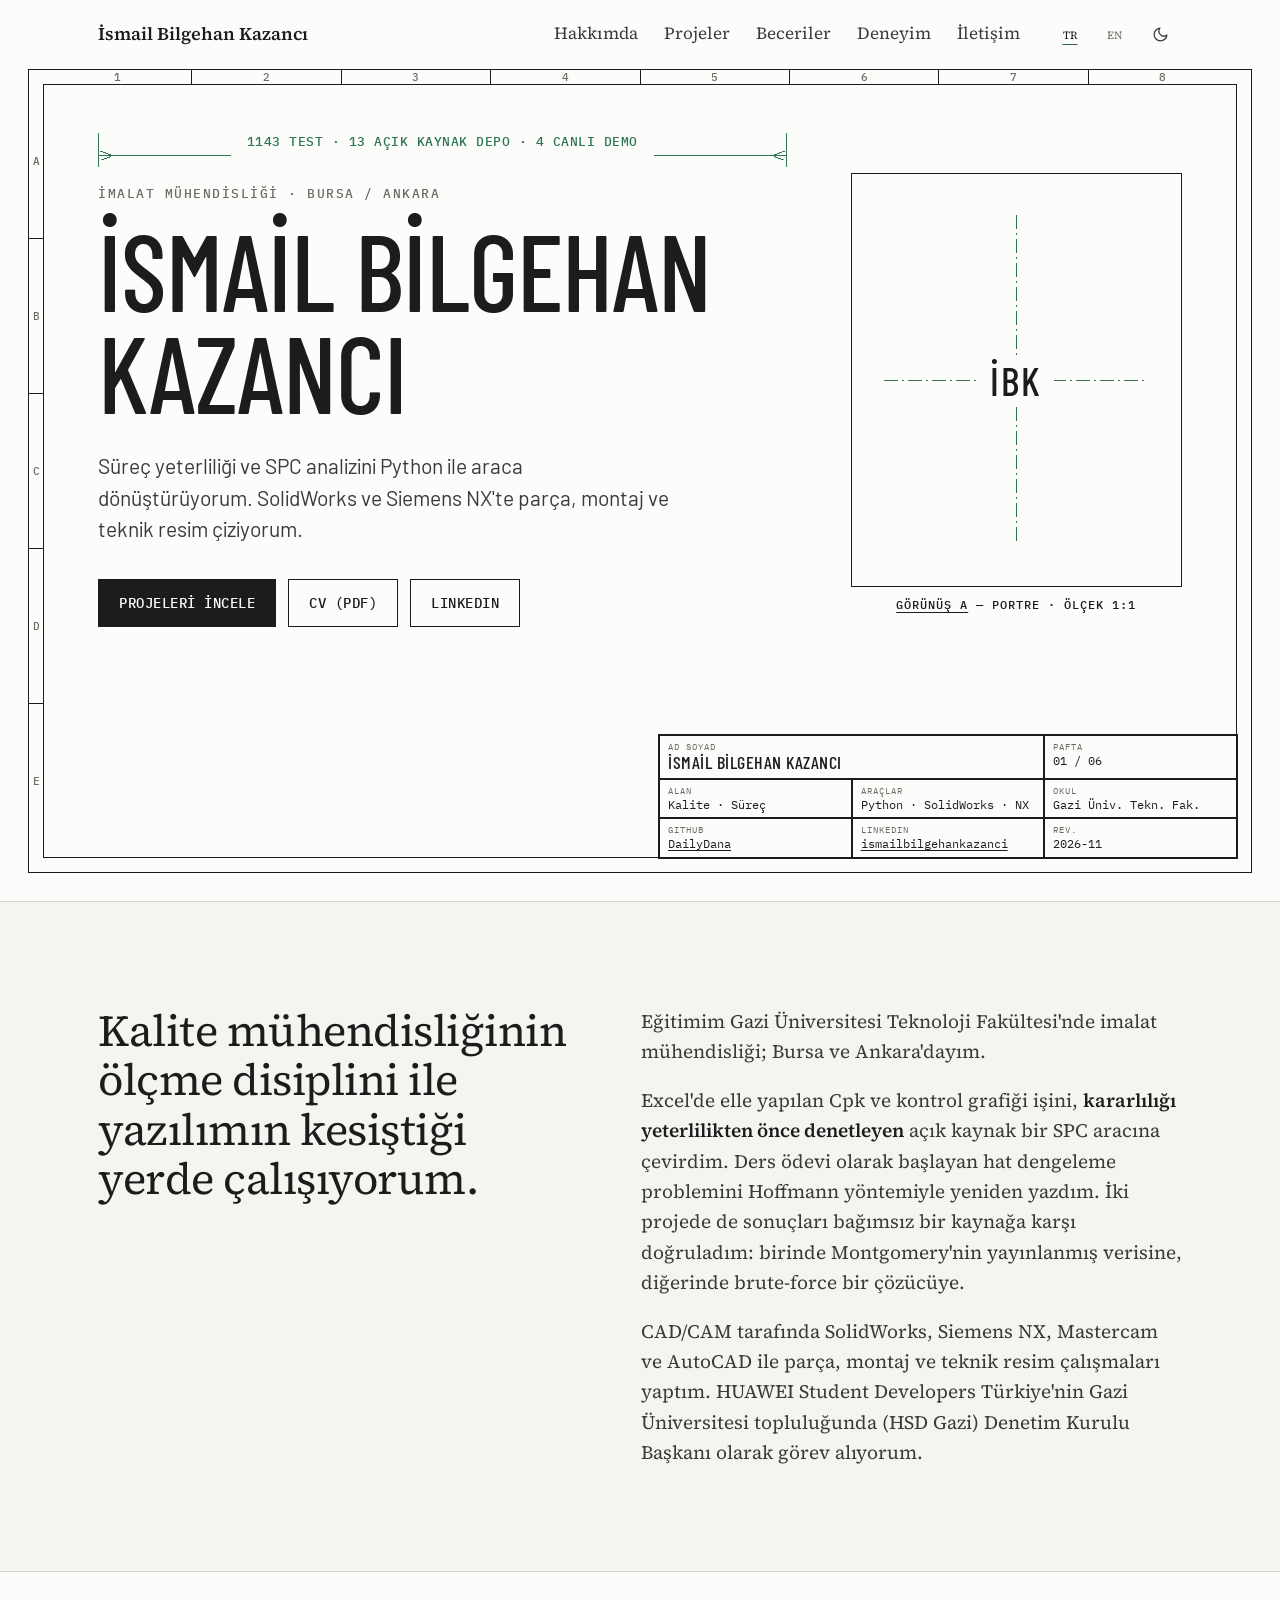
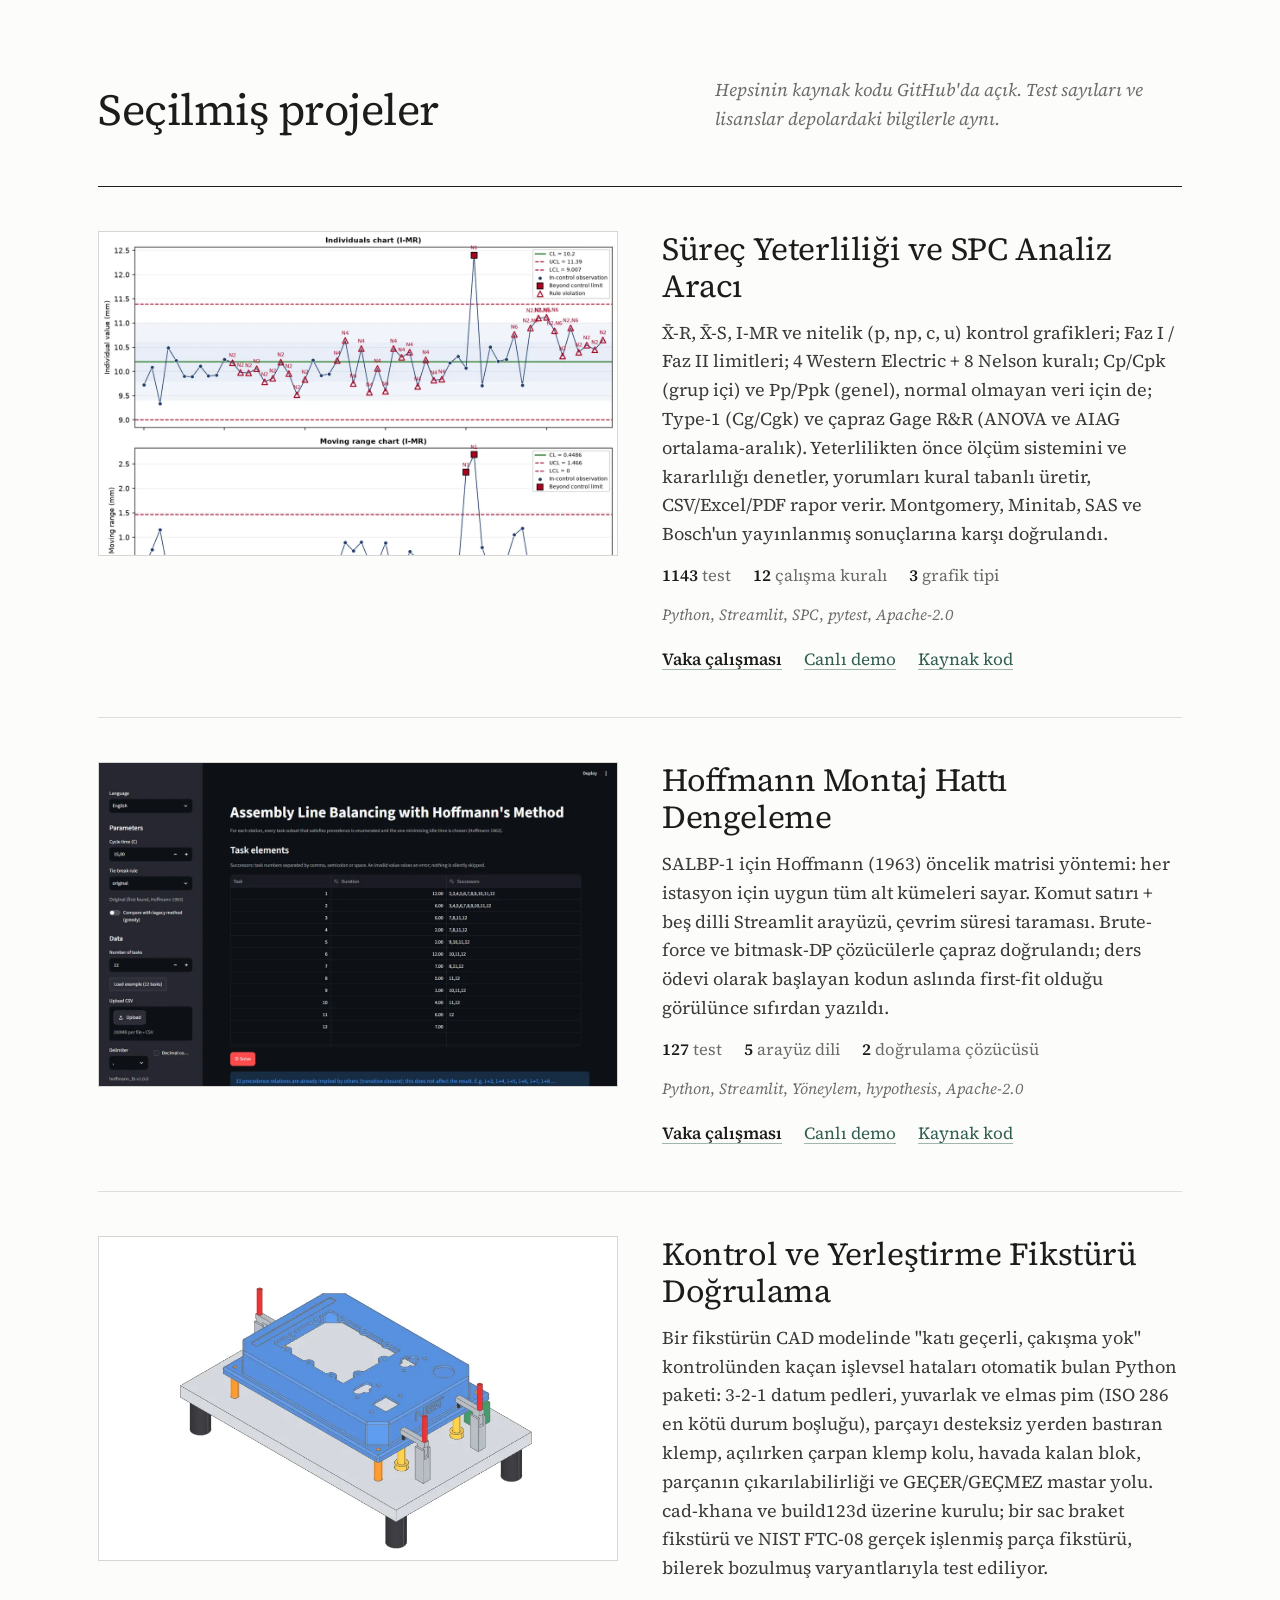
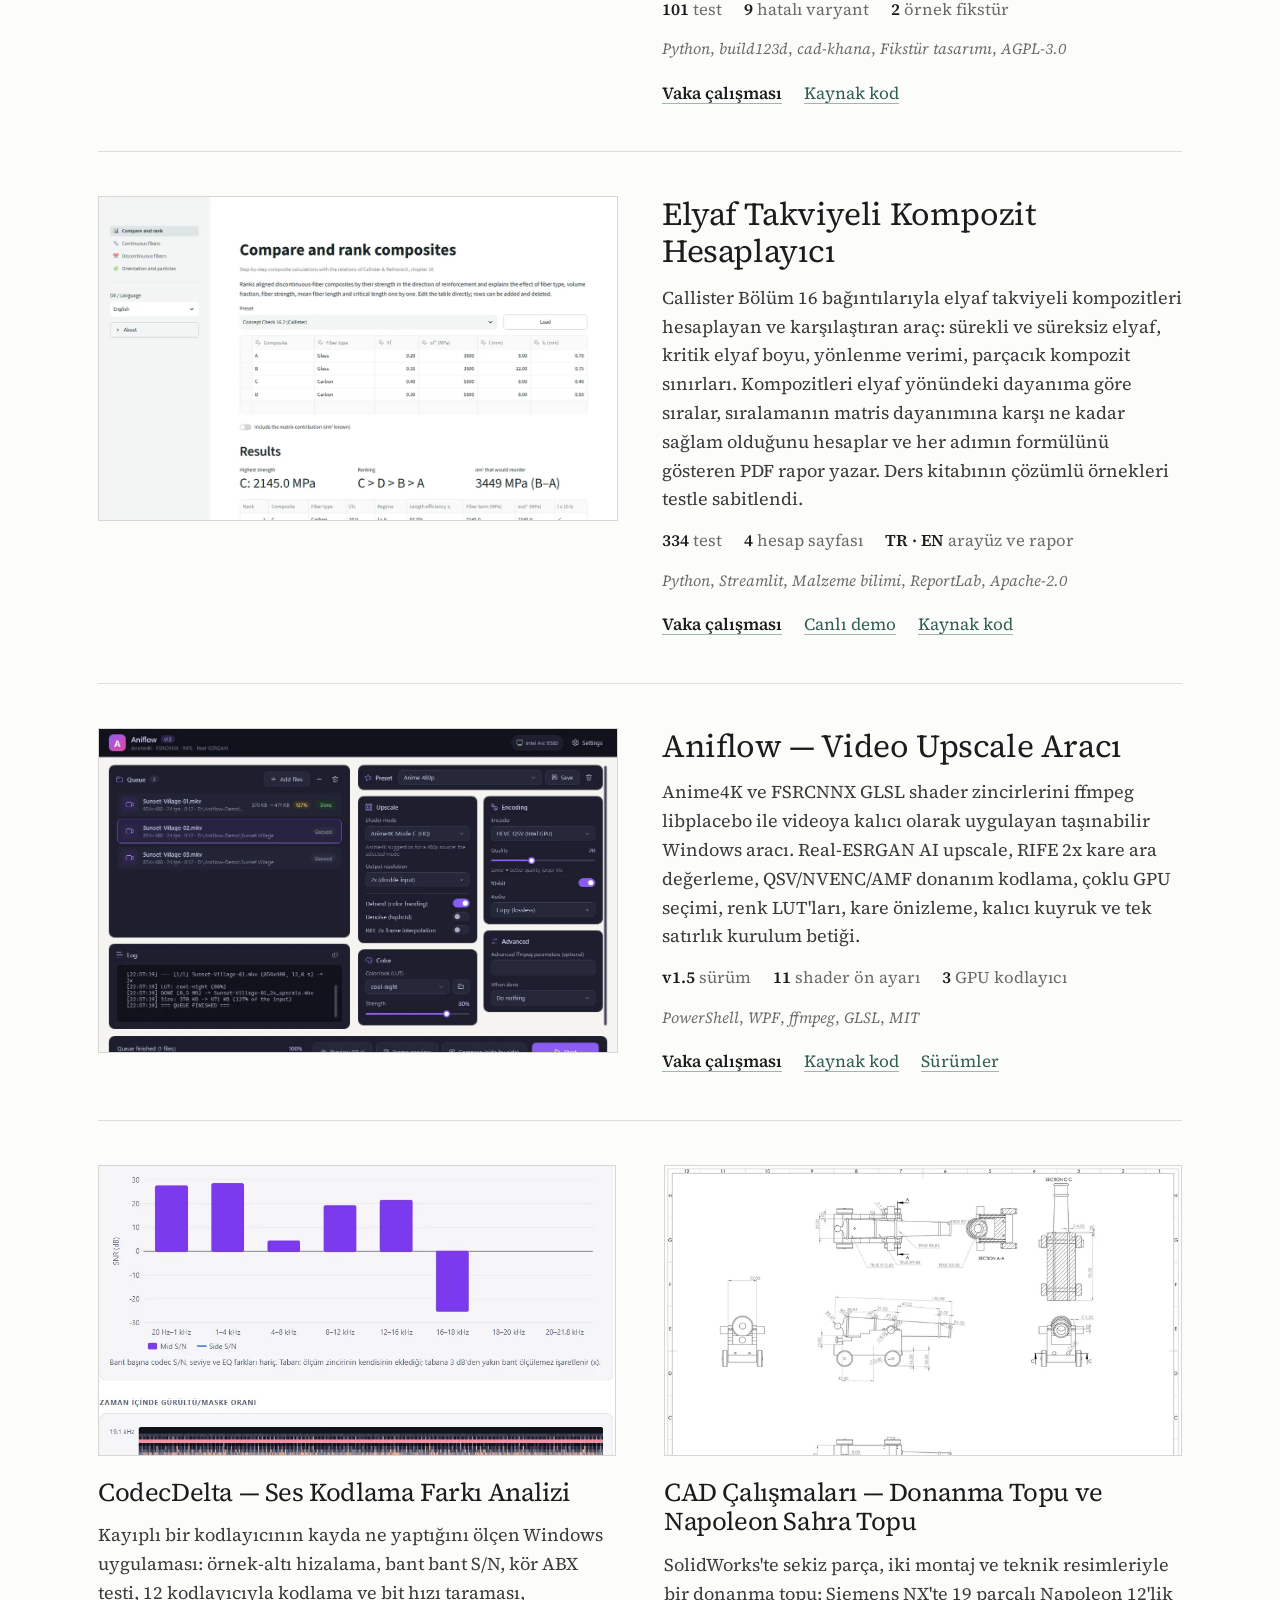
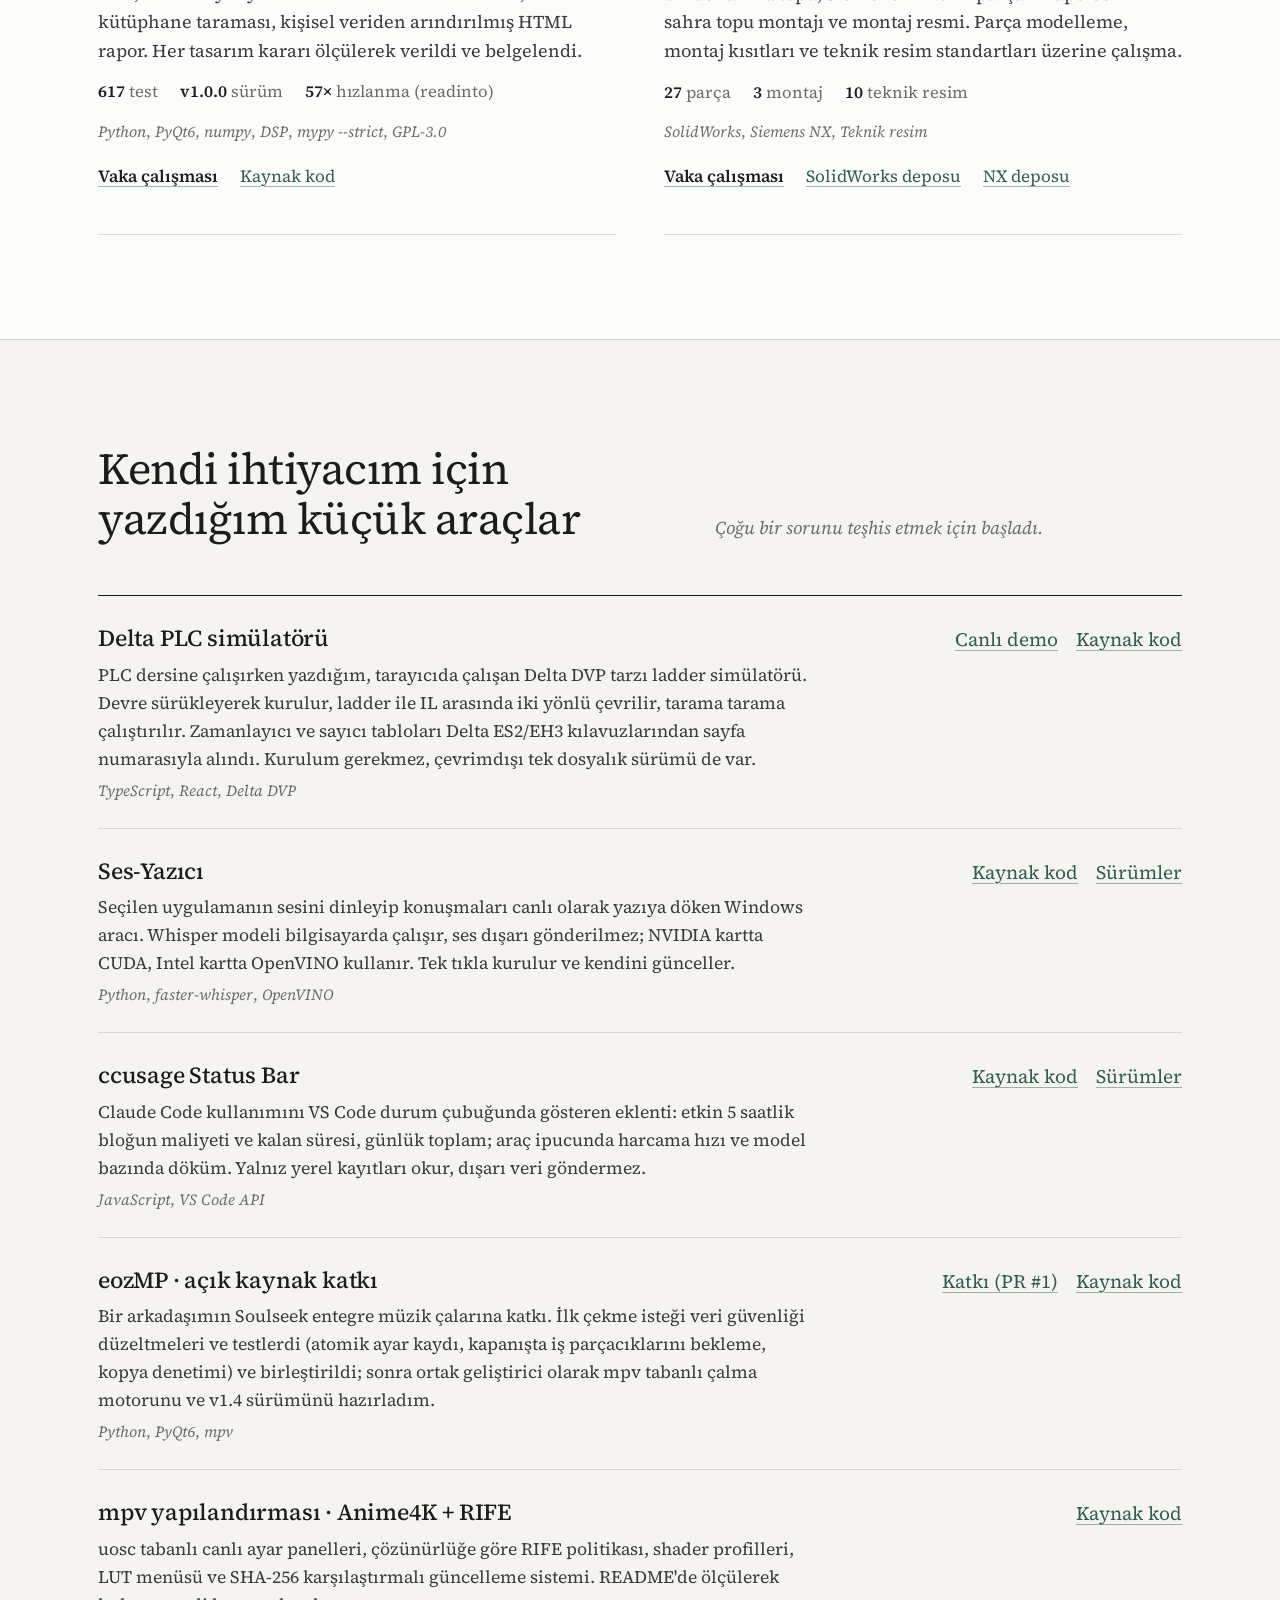
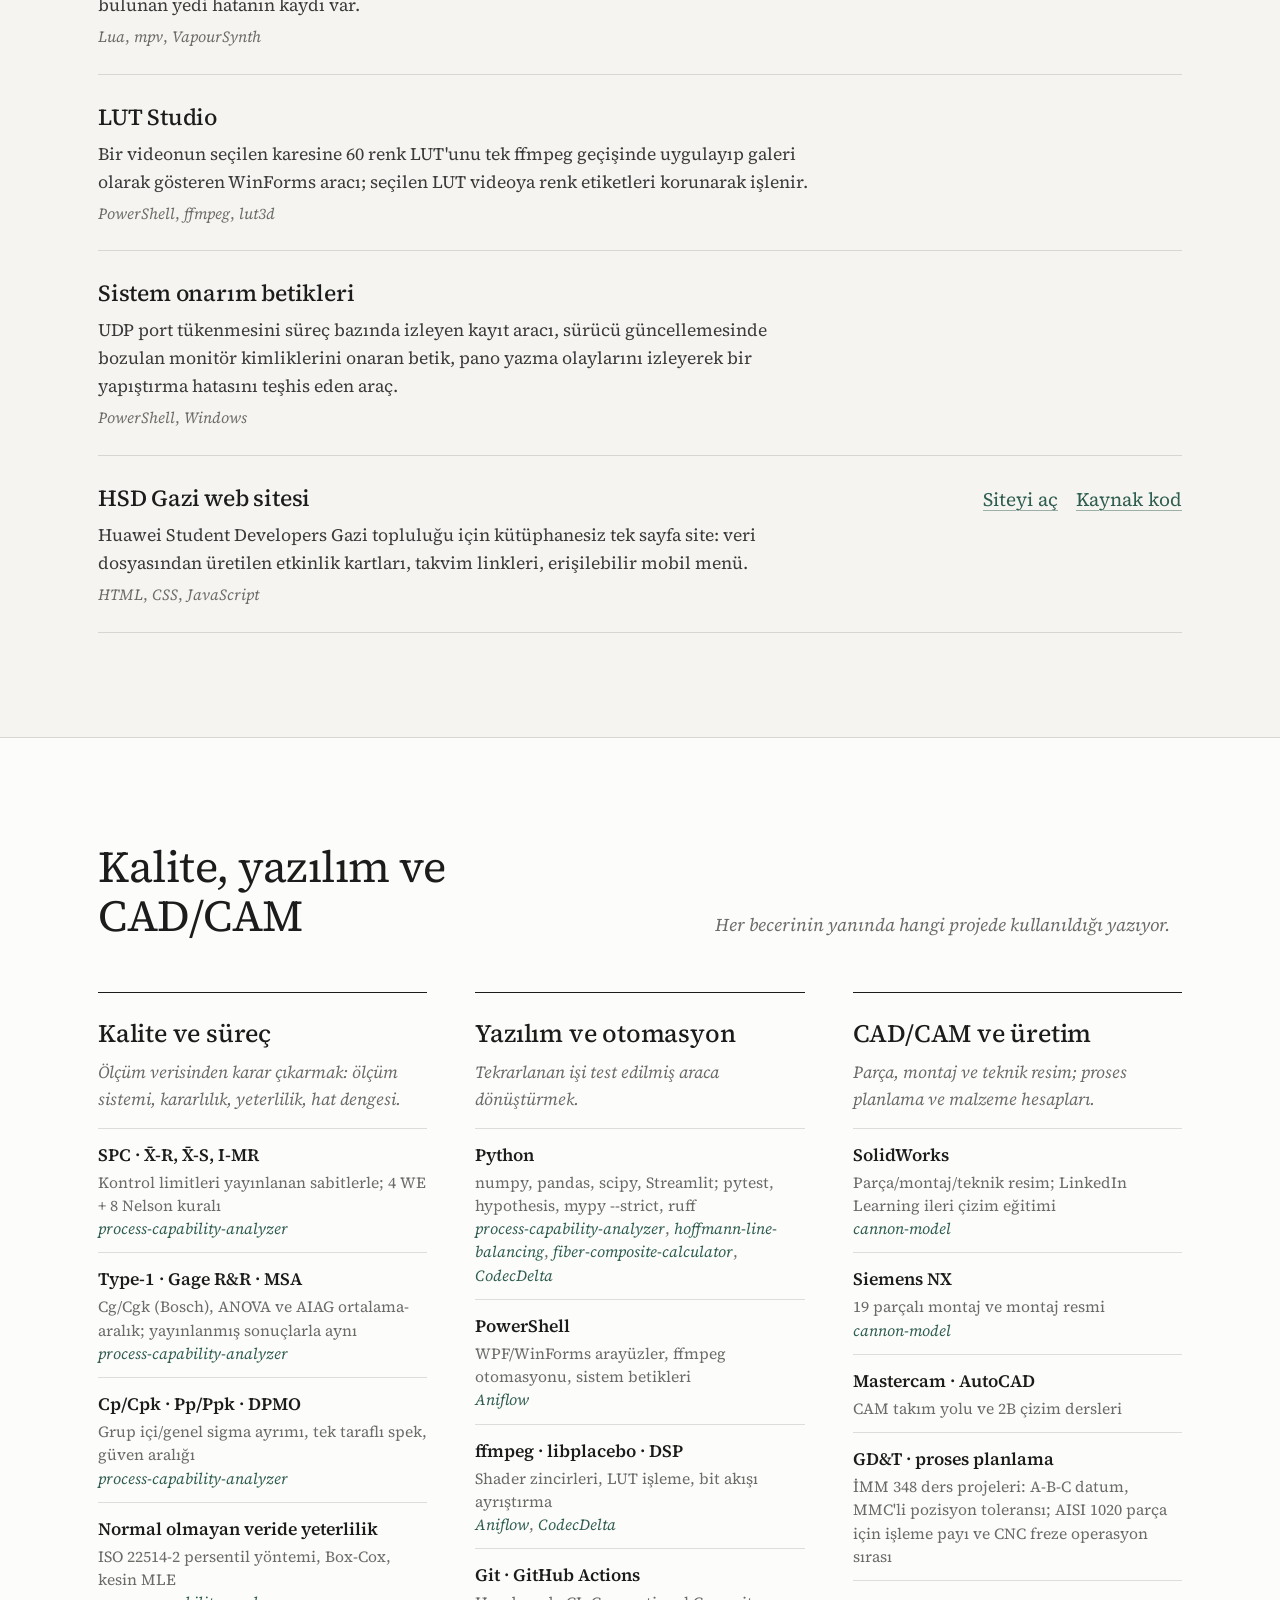
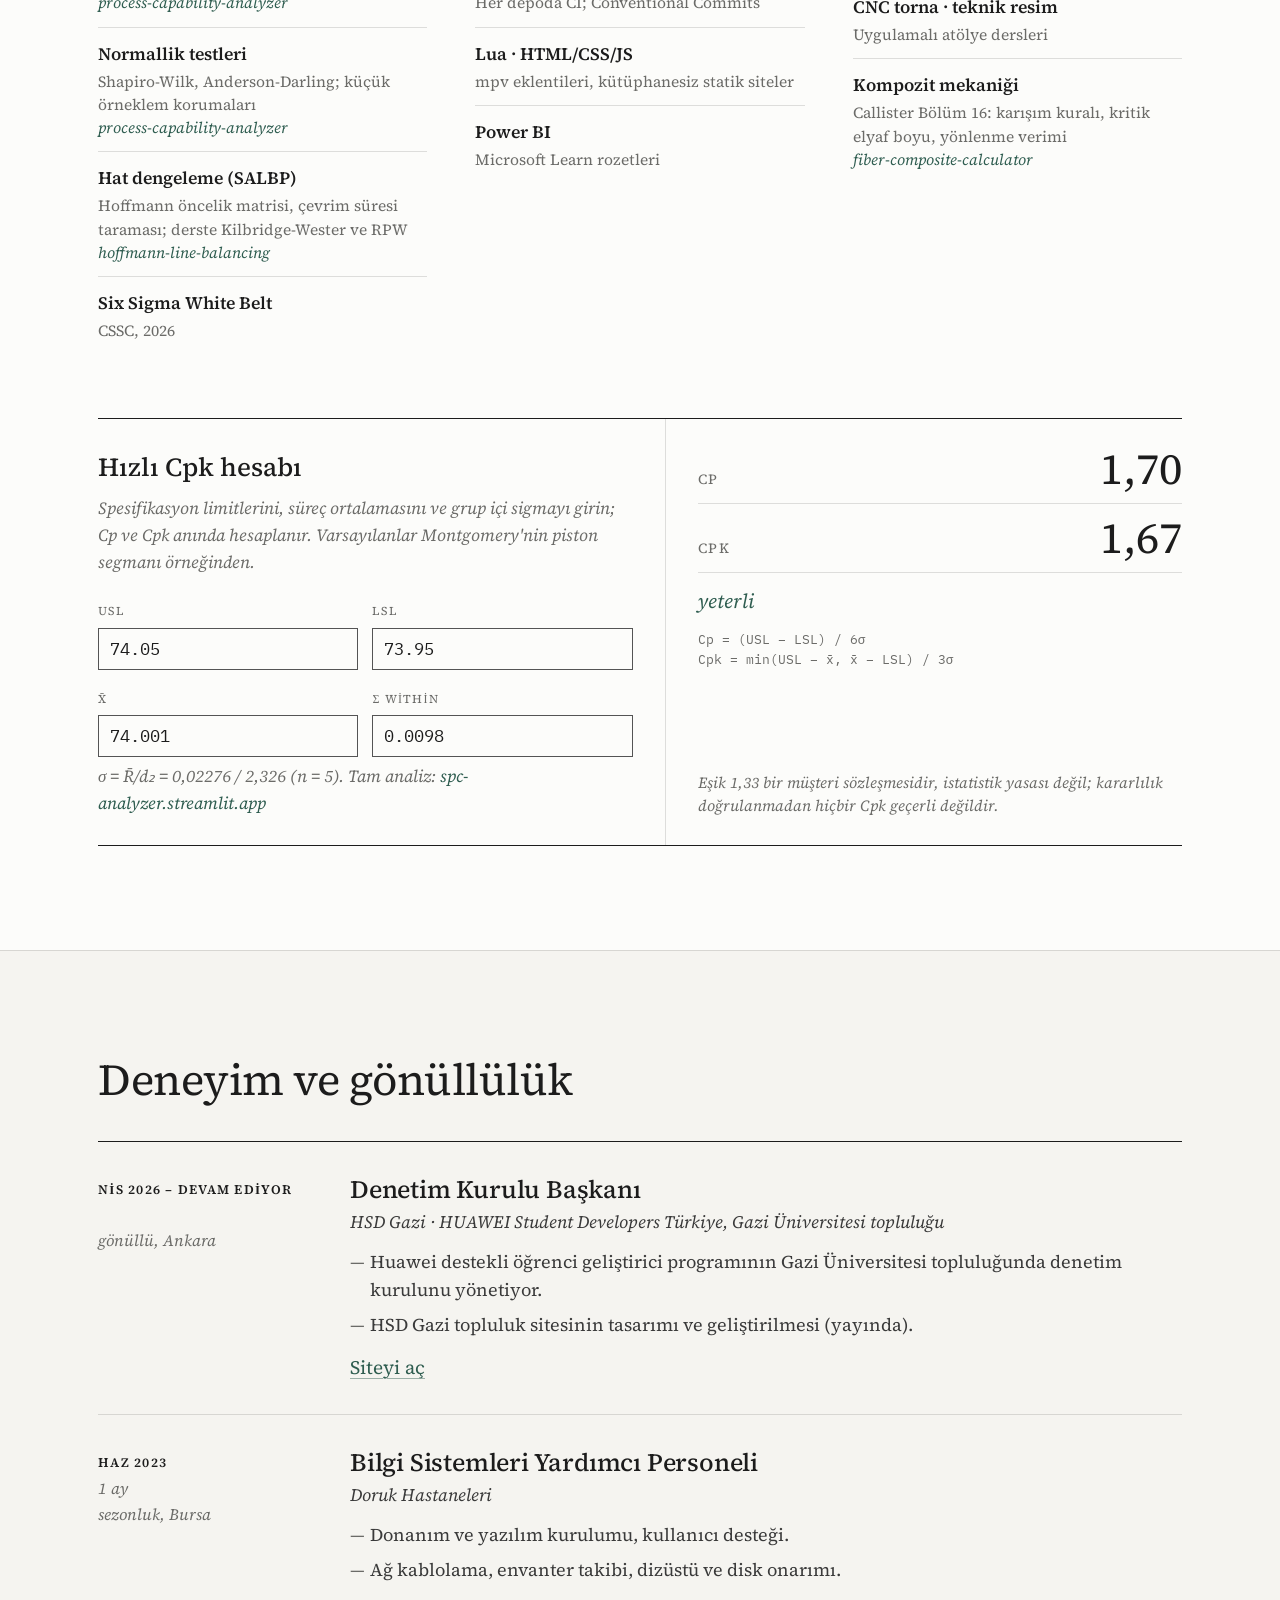
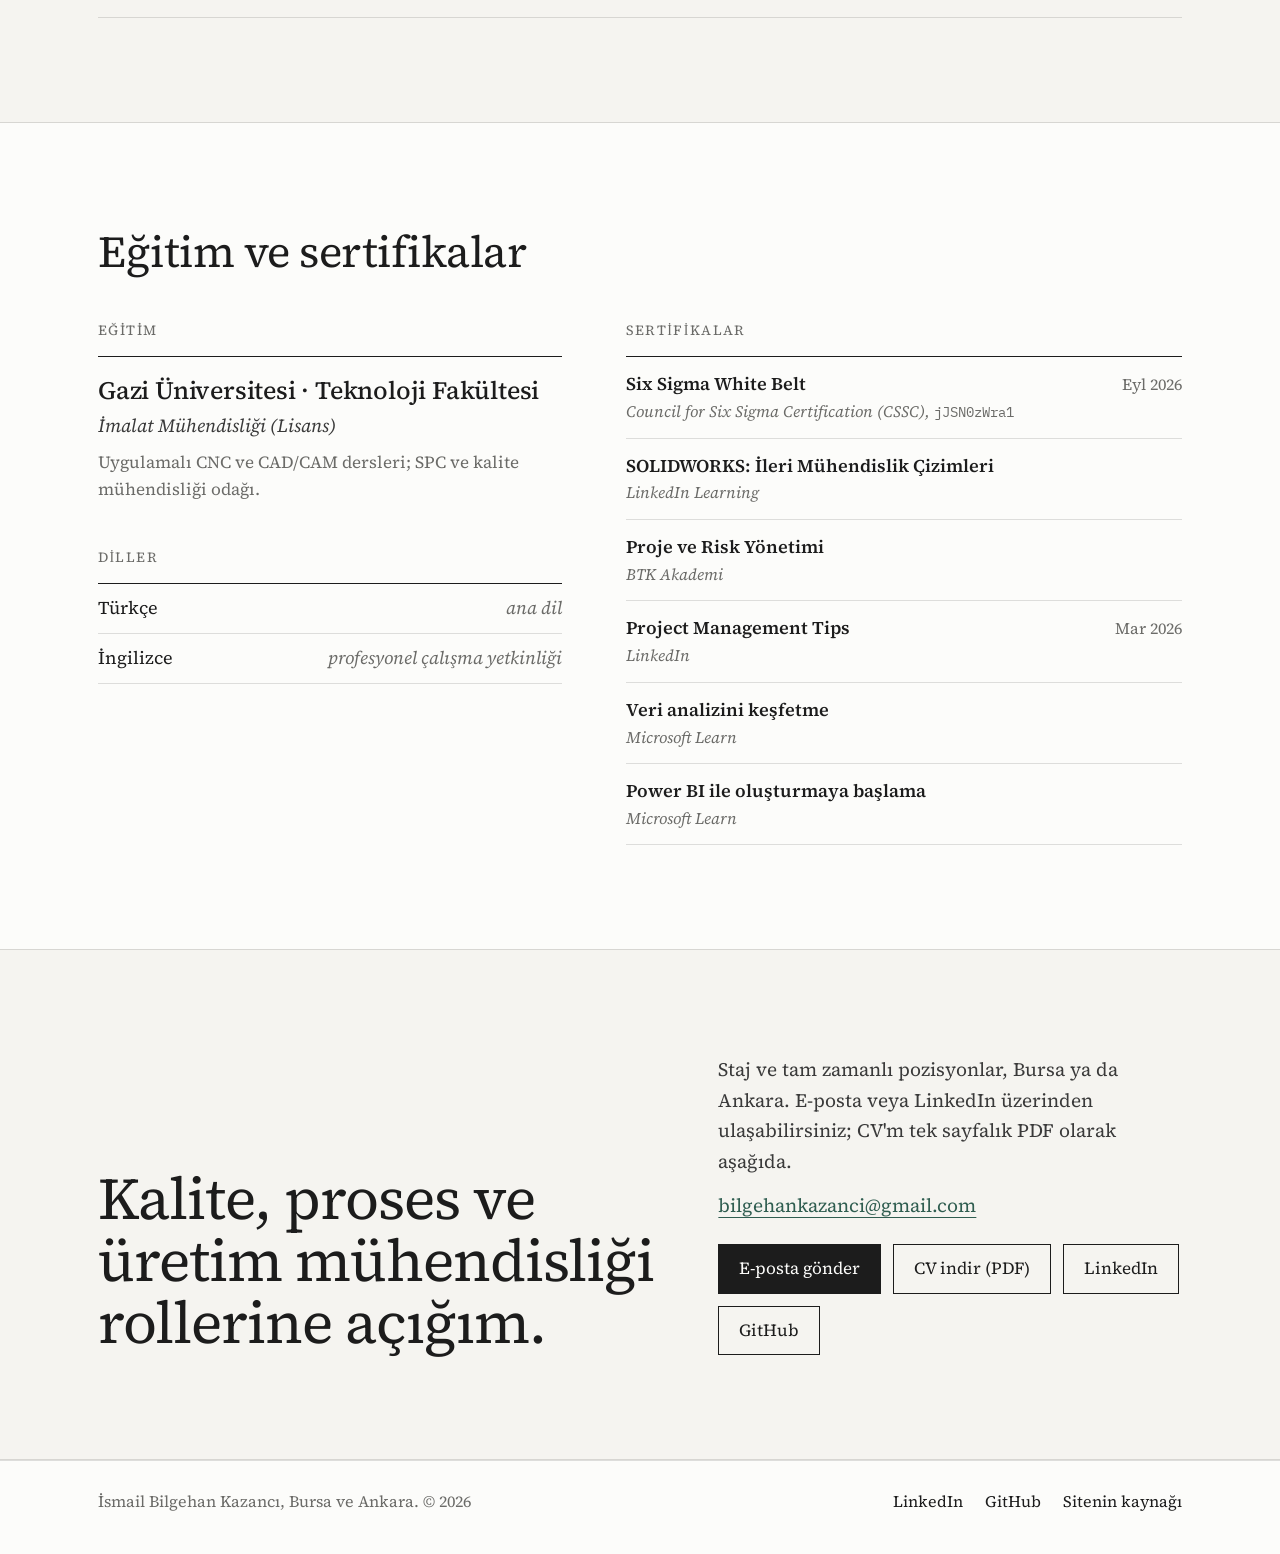
<file: index.html>
<!DOCTYPE html>
<html lang="tr">
<head>
  <meta charset="utf-8">
  <meta name="viewport" content="width=device-width, initial-scale=1">
  <title data-tr="İsmail Bilgehan Kazancı · İmalat mühendisliği, SPC ve Python" data-en="İsmail Bilgehan Kazancı · Manufacturing engineering, SPC &amp; Python">İsmail Bilgehan Kazancı · İmalat mühendisliği, SPC ve Python</title>
  <meta name="description" content="Gazi Üniversitesi imalat mühendisliği, Bursa ve Ankara. Açık kaynak SPC/Cpk analiz aracı, Hoffmann hat dengeleme, video işleme araçları ve CAD çalışmaları; Python, PowerShell, SolidWorks, Siemens NX.">
  <meta name="author" content="İsmail Bilgehan Kazancı">
  <link rel="canonical" href="https://dailydana.github.io/">
  <link rel="alternate" hreflang="tr" href="https://dailydana.github.io/">
  <link rel="alternate" hreflang="en" href="https://dailydana.github.io/?lang=en">
  <link rel="alternate" hreflang="x-default" href="https://dailydana.github.io/">
  <meta property="og:type" content="website">
  <meta property="og:site_name" content="İsmail Bilgehan Kazancı">
  <meta property="og:title" content="İsmail Bilgehan Kazancı · Manufacturing Engineering · SPC · Python · CAD/CAM">
  <meta property="og:description" content="İmalat mühendisliği, SPC ve CAD: açık kaynak SPC, Cpk ve Gage R&R aracı (1143 test), kompozit hesaplayıcı, Hoffmann hat dengeleme, video işleme araçları, SolidWorks ve Siemens NX çalışmaları.">
  <meta property="og:url" content="https://dailydana.github.io/">
  <meta property="og:image" content="https://dailydana.github.io/assets/img/og-default.png">
  <meta property="og:image:width" content="1200">
  <meta property="og:image:height" content="630">
  <meta property="og:image:alt" content="İsmail Bilgehan Kazancı · İmalat mühendisliği, SPC ve CAD">
  <meta property="og:locale" content="tr_TR">
  <meta property="og:locale:alternate" content="en_US">
  <meta name="twitter:card" content="summary_large_image">
  <meta name="theme-color" content="#FCFCFA">
  <link rel="icon" href="/assets/img/favicon.svg" type="image/svg+xml">
  <link rel="apple-touch-icon" href="/assets/img/apple-touch-icon.png">
  <link rel="preload" href="/assets/fonts/source-serif-4-latin-wght-normal.woff2" as="font" type="font/woff2" crossorigin>
  <!-- Tema ve dil, stil yüklenmeden önce belirlenir: yanlış temada/dilde flaş olmaz. Sitedeki tek satır içi betik. -->
  <script>
    (function(){var d=document.documentElement;d.classList.add('js');try{var q=new URLSearchParams(location.search).get('lang'),l=q||localStorage.getItem('lang');if(l==='en'||l==='tr'){d.lang=l;if(q)localStorage.setItem('lang',l);}var t=localStorage.getItem('theme');if(t!=='light'&&t!=='dark')t=matchMedia('(prefers-color-scheme: dark)').matches?'dark':'light';d.dataset.theme=t;}catch(e){d.dataset.theme='light';}})();
  </script>
  <link rel="stylesheet" href="/assets/css/style.css">
  <script type="application/ld+json">
  {
    "@context": "https://schema.org",
    "@type": "Person",
    "name": "İsmail Bilgehan Kazancı",
    "url": "https://dailydana.github.io/",
    "jobTitle": "Manufacturing Engineering",
    "alumniOf": { "@type": "CollegeOrUniversity", "name": "Gazi Üniversitesi" },
    "address": [
      { "@type": "PostalAddress", "addressLocality": "Bursa", "addressCountry": "TR" },
      { "@type": "PostalAddress", "addressLocality": "Ankara", "addressCountry": "TR" }
    ],
    "sameAs": ["https://github.com/DailyDana", "https://www.linkedin.com/in/ismailbilgehankazanci"],
    "knowsAbout": ["Statistical Process Control", "Process Capability", "Cpk", "Assembly Line Balancing", "Python", "PowerShell", "SolidWorks", "Siemens NX", "Mastercam", "AutoCAD"]
  }
  </script>
  <meta name="google-site-verification" content="9Zcq_8B9SMPn36lVAsy_vs3_T9TzaDEBwnZ6bJQ7ugw">
</head>
<body class="home">

<a class="skip" href="#hakkimda"><span data-lang="tr" lang="tr">İçeriğe geç</span><span data-lang="en" lang="en">Skip to content</span></a>

<!-- chrome:nav -->
<header class="nav" id="nav">
  <div class="wrap nav-inner">
    <a href="/" class="brand" aria-label="İsmail Bilgehan Kazancı · ana sayfa" data-aria="aria.brand">
      <span class="brand-name">İsmail Bilgehan Kazancı</span>
    </a>
    <div class="nav-right">
      <nav class="nav-links" id="navLinks" aria-label="Ana menü" data-aria="aria.menu">
        <a href="#hakkimda" data-nav><span data-lang="tr" lang="tr">Hakkımda</span><span data-lang="en" lang="en">About</span></a>
        <a href="#projeler" data-nav><span data-lang="tr" lang="tr">Projeler</span><span data-lang="en" lang="en">Projects</span></a>
        <a href="#beceriler" data-nav><span data-lang="tr" lang="tr">Beceriler</span><span data-lang="en" lang="en">Skills</span></a>
        <a href="#deneyim" data-nav><span data-lang="tr" lang="tr">Deneyim</span><span data-lang="en" lang="en">Experience</span></a>
        <a href="#iletisim" data-nav><span data-lang="tr" lang="tr">İletişim</span><span data-lang="en" lang="en">Contact</span></a>
      </nav>
      <div class="toggles">
        <div class="lang" role="group" aria-label="Dil / Language">
          <button type="button" data-lang-set="tr" aria-pressed="true" lang="tr">TR</button>
          <button type="button" data-lang-set="en" aria-pressed="false" lang="en">EN</button>
        </div>
        <button type="button" class="theme" id="themeToggle" aria-pressed="false" aria-label="Koyu temaya geç">
          <svg class="i-moon" viewBox="0 0 24 24" aria-hidden="true"><path d="M21 12.8A9 9 0 1 1 11.2 3a7 7 0 0 0 9.8 9.8Z"/></svg>
          <svg class="i-sun" viewBox="0 0 24 24" aria-hidden="true"><circle cx="12" cy="12" r="4"/><path d="M12 2v2M12 20v2M4.9 4.9l1.4 1.4M17.7 17.7l1.4 1.4M2 12h2M20 12h2M4.9 19.1l1.4-1.4M17.7 6.3l1.4-1.4"/></svg>
        </button>
      </div>
      <button class="nav-toggle" id="navToggle" aria-label="Menüyü aç" aria-expanded="false" aria-controls="navLinks">
        <span></span><span></span>
      </button>
    </div>
  </div>
</header>
<!-- /chrome:nav -->

<main id="top">

  <!-- ===== İlk ekran: teknik resim paftası ===== -->
  <section class="sheet-hero" id="hero">
    <div class="sheet-frame" aria-hidden="true"><div class="sheet-top"><i>1</i><i>2</i><i>3</i><i>4</i><i>5</i><i>6</i><i>7</i><i>8</i></div><div class="sheet-left"><i>A</i><i>B</i><i>C</i><i>D</i><i>E</i></div><div class="cad"><div class="cad-grid"></div><i class="cad-x"></i><i class="cad-y"></i></div></div>
    <div class="wrap sheet-grid">
      <div>
        <div class="dimline" aria-label="Özet sayılar" data-aria="aria.metrics"><span><span data-lang="tr" lang="tr">1143 TEST · 13 AÇIK KAYNAK DEPO · 4 CANLI DEMO</span><span data-lang="en" lang="en">1143 TESTS · 13 OPEN-SOURCE REPOS · 4 LIVE DEMOS</span></span></div>
        <div class="sheet-label"><span data-lang="tr" lang="tr">İMALAT MÜHENDİSLİĞİ · BURSA / ANKARA</span><span data-lang="en" lang="en">MANUFACTURING ENGINEERING · BURSA / ANKARA</span></div>
        <h1 class="sheet-name" lang="tr">İSMAİL BİLGEHAN<br>KAZANCI</h1>
        <p class="sheet-lead">
          <span data-lang="tr" lang="tr">Süreç yeterliliği ve SPC analizini Python ile araca dönüştürüyorum. SolidWorks ve Siemens NX'te parça, montaj ve teknik resim çiziyorum.</span>
          <span data-lang="en" lang="en">I turn process-capability and SPC analysis into Python tools. I model parts, assemblies and drawings in SolidWorks and Siemens NX.</span>
        </p>
        <div class="sheet-cta">
          <a href="#projeler" class="btn btn-accent"><span data-lang="tr" lang="tr">PROJELERİ İNCELE</span><span data-lang="en" lang="en">VIEW PROJECTS</span></a>
          <a href="/cv/ismail-bilgehan-kazanci-cv-tr.pdf" class="btn btn-line" data-lang="tr" lang="tr">CV (PDF)</a><a href="/cv/ismail-bilgehan-kazanci-cv-en.pdf" class="btn btn-line" data-lang="en" lang="en">CV (PDF)</a>
          <a href="https://www.linkedin.com/in/ismailbilgehankazanci" class="btn btn-line" target="_blank" rel="noopener">LINKEDIN</a>
        </div>
      </div>
      <figure class="view portrait">
        <div class="view-frame">
          <div class="view-ph" aria-hidden="true"><span>İBK</span></div>
        </div>
        <figcaption class="view-cap"><span data-lang="tr" lang="tr"><b>GÖRÜNÜŞ A</b> — PORTRE · ÖLÇEK 1:1</span><span data-lang="en" lang="en"><b>VIEW A</b> — PORTRAIT · SCALE 1:1</span></figcaption>
      </figure>
    </div>
    <div class="titleblock">
      <div class="wide"><small><span data-lang="tr" lang="tr">AD SOYAD</span><span data-lang="en" lang="en">NAME</span></small><span class="tb-name" lang="tr">İSMAİL BİLGEHAN KAZANCI</span></div>
      <div><small><span data-lang="tr" lang="tr">PAFTA</span><span data-lang="en" lang="en">SHEET</span></small>01 / 06</div>
      <div><small><span data-lang="tr" lang="tr">ALAN</span><span data-lang="en" lang="en">FIELD</span></small><span data-lang="tr" lang="tr">Kalite · Süreç</span><span data-lang="en" lang="en">Quality · Process</span></div>
      <div><small><span data-lang="tr" lang="tr">ARAÇLAR</span><span data-lang="en" lang="en">TOOLS</span></small>Python · SolidWorks · NX</div>
      <div><small><span data-lang="tr" lang="tr">OKUL</span><span data-lang="en" lang="en">SCHOOL</span></small><span data-lang="tr" lang="tr">Gazi Üniv. Tekn. Fak.</span><span data-lang="en" lang="en">Gazi Univ. Fac. of Tech.</span></div>
      <div><small>GITHUB</small><a href="https://github.com/DailyDana" target="_blank" rel="noopener">DailyDana</a></div>
      <div><small>LINKEDIN</small><a href="https://www.linkedin.com/in/ismailbilgehankazanci" target="_blank" rel="noopener">ismailbilgehankazanci</a></div>
      <div><small>REV.</small>2026-11</div>
    </div>
    <span class="cad-read" aria-hidden="true"></span>
  </section>

  <!-- ===== A · Hakkımda ===== -->
  <section class="sec sec-alt" id="hakkimda">
    <div class="wrap">
      <div class="about-grid">
        <h2 class="h2 reveal">
          <span data-lang="tr" lang="tr">Kalite mühendisliğinin ölçme disiplini ile yazılımın kesiştiği yerde çalışıyorum.</span>
          <span data-lang="en" lang="en">I work where the measurement discipline of quality engineering meets software.</span>
        </h2>
        <div class="about-text reveal">
          <div data-lang="tr" lang="tr">
            <p>Eğitimim Gazi Üniversitesi Teknoloji Fakültesi'nde imalat mühendisliği; Bursa ve Ankara'dayım.</p>
            <p>Excel'de elle yapılan Cpk ve kontrol grafiği işini, <strong>kararlılığı yeterlilikten önce denetleyen</strong> açık kaynak bir SPC aracına çevirdim. Ders ödevi olarak başlayan hat dengeleme problemini Hoffmann yöntemiyle yeniden yazdım. İki projede de sonuçları bağımsız bir kaynağa karşı doğruladım: birinde Montgomery'nin yayınlanmış verisine, diğerinde brute-force bir çözücüye.</p>
            <p>CAD/CAM tarafında SolidWorks, Siemens NX, Mastercam ve AutoCAD ile parça, montaj ve teknik resim çalışmaları yaptım. HUAWEI Student Developers Türkiye'nin Gazi Üniversitesi topluluğunda (HSD Gazi) Denetim Kurulu Başkanı olarak görev alıyorum.</p>
          </div>
          <div data-lang="en" lang="en">
            <p>I studied manufacturing engineering at Gazi University's Faculty of Technology and am based in Bursa and Ankara.</p>
            <p>I turned the Cpk and control-chart work usually done by hand in Excel into an open-source SPC tool that <strong>checks stability before capability</strong>. I rewrote a line-balancing coursework problem with Hoffmann's method. In both projects the results are verified against an independent source: Montgomery's published data in one, a brute-force solver in the other.</p>
            <p>On the CAD/CAM side I have built parts, assemblies and drawings in SolidWorks, Siemens NX, Mastercam and AutoCAD. I serve as Chair of the Audit Board at HSD Gazi, the Gazi University community of HUAWEI Student Developers Türkiye.</p>
          </div>
        </div>
      </div>
    </div>
  </section>

  <!-- ===== B · Projeler ===== -->
  <section class="sec" id="projeler">
    <div class="wrap">
      <div class="sec-intro">
        <h2 class="h2 reveal"><span data-lang="tr" lang="tr">Seçilmiş projeler</span><span data-lang="en" lang="en">Selected projects</span></h2>
        <p class="reveal"><span data-lang="tr" lang="tr">Hepsinin kaynak kodu GitHub'da açık. Test sayıları ve lisanslar depolardaki bilgilerle aynı.</span><span data-lang="en" lang="en">All source code is public on GitHub. Test counts and licences match the repositories.</span></p>
      </div>
      <div class="projects" id="projectsFeatured"><!-- static:projectsFeatured --><article class="card card-featured" id="p-spc-analyzer">
        <div class="card-media"><img src="/assets/img/projects/spc-analyzer.webp" width="1200" height="898" loading="lazy" decoding="async" alt="I-MR kontrol grafiği çıktısı" data-alt-tr="I-MR kontrol grafiği çıktısı" data-alt-en="I-MR control chart output"></div>
        <div class="card-body">
          <h3><a href="/projeler/spc-analyzer/"><span data-lang="tr" lang="tr">Süreç Yeterliliği ve SPC Analiz Aracı</span><span data-lang="en" lang="en">Process Capability &amp; SPC Analyzer</span></a></h3>
          <p><span data-lang="tr" lang="tr">X̄-R, X̄-S, I-MR ve nitelik (p, np, c, u) kontrol grafikleri; Faz I / Faz II limitleri; 4 Western Electric + 8 Nelson kuralı; Cp/Cpk (grup içi) ve Pp/Ppk (genel), normal olmayan veri için de; Type-1 (Cg/Cgk) ve çapraz Gage R&amp;R (ANOVA ve AIAG ortalama-aralık). Yeterlilikten önce ölçüm sistemini ve kararlılığı denetler, yorumları kural tabanlı üretir, CSV/Excel/PDF rapor verir. Montgomery, Minitab, SAS ve Bosch'un yayınlanmış sonuçlarına karşı doğrulandı.</span><span data-lang="en" lang="en">X̄-R, X̄-S, I-MR and attribute (p, np, c, u) control charts; Phase I / Phase II limits; 4 Western Electric + 8 Nelson rules; Cp/Cpk (within) and Pp/Ppk (overall), also for non-normal data; Type-1 (Cg/Cgk) and crossed Gage R&amp;R (ANOVA and AIAG Average &amp; Range). Checks the measurement system and stability before capability, produces rule-based interpretations and CSV/Excel/PDF reports. Validated against published Montgomery, Minitab, SAS and Bosch results.</span></p>
          <div class="card-metrics"><span class="metric"><b>1143</b><span data-lang="tr" lang="tr">test</span><span data-lang="en" lang="en">tests</span></span><span class="metric"><b>12</b><span data-lang="tr" lang="tr">çalışma kuralı</span><span data-lang="en" lang="en">run rules</span></span><span class="metric"><b>3</b><span data-lang="tr" lang="tr">grafik tipi</span><span data-lang="en" lang="en">chart types</span></span></div>
          <div class="card-tags"><span class="chip">Python</span><span class="chip">Streamlit</span><span class="chip">SPC</span><span class="chip">pytest</span><span class="chip">Apache-2.0</span></div>
          <div class="card-links"><a class="is-muted" href="/projeler/spc-analyzer/"><span data-lang="tr" lang="tr">Vaka çalışması</span><span data-lang="en" lang="en">Case study</span></a><a href="https://spc-analyzer.streamlit.app/" target="_blank" rel="noopener"><span data-lang="tr" lang="tr">Canlı demo</span><span data-lang="en" lang="en">Live demo</span></a><a href="https://github.com/DailyDana/process-capability-analyzer" target="_blank" rel="noopener"><span data-lang="tr" lang="tr">Kaynak kod</span><span data-lang="en" lang="en">Source code</span></a></div>
        </div>
      </article>
      <article class="card card-featured" id="p-hoffmann-line-balancing">
        <div class="card-media"><img src="/assets/img/projects/hoffmann-line-balancing.webp" width="1200" height="1520" loading="lazy" decoding="async" alt="Hat dengeleme Streamlit arayüzü" data-alt-tr="Hat dengeleme Streamlit arayüzü" data-alt-en="Line balancing Streamlit interface"></div>
        <div class="card-body">
          <h3><a href="/projeler/hoffmann-line-balancing/"><span data-lang="tr" lang="tr">Hoffmann Montaj Hattı Dengeleme</span><span data-lang="en" lang="en">Hoffmann Assembly Line Balancing</span></a></h3>
          <p><span data-lang="tr" lang="tr">SALBP-1 için Hoffmann (1963) öncelik matrisi yöntemi: her istasyon için uygun tüm alt kümeleri sayar. Komut satırı + beş dilli Streamlit arayüzü, çevrim süresi taraması. Brute-force ve bitmask-DP çözücülerle çapraz doğrulandı; ders ödevi olarak başlayan kodun aslında first-fit olduğu görülünce sıfırdan yazıldı.</span><span data-lang="en" lang="en">Hoffmann's (1963) precedence-matrix method for SALBP-1: enumerates every feasible subset per station. CLI + five-language Streamlit UI, cycle-time sweep. Cross-checked against brute-force and bitmask-DP solvers; rewritten from scratch after a review showed the original coursework code was first-fit, not Hoffmann.</span></p>
          <div class="card-metrics"><span class="metric"><b>127</b><span data-lang="tr" lang="tr">test</span><span data-lang="en" lang="en">tests</span></span><span class="metric"><b>5</b><span data-lang="tr" lang="tr">arayüz dili</span><span data-lang="en" lang="en">UI languages</span></span><span class="metric"><b>2</b><span data-lang="tr" lang="tr">doğrulama çözücüsü</span><span data-lang="en" lang="en">oracle solvers</span></span></div>
          <div class="card-tags"><span class="chip">Python</span><span class="chip">Streamlit</span><span class="chip"><span data-lang="tr" lang="tr">Yöneylem</span><span data-lang="en" lang="en">Operations research</span></span><span class="chip">hypothesis</span><span class="chip">Apache-2.0</span></div>
          <div class="card-links"><a class="is-muted" href="/projeler/hoffmann-line-balancing/"><span data-lang="tr" lang="tr">Vaka çalışması</span><span data-lang="en" lang="en">Case study</span></a><a href="https://hoffmann-line-balancing.streamlit.app/" target="_blank" rel="noopener"><span data-lang="tr" lang="tr">Canlı demo</span><span data-lang="en" lang="en">Live demo</span></a><a href="https://github.com/DailyDana/hoffmann-line-balancing" target="_blank" rel="noopener"><span data-lang="tr" lang="tr">Kaynak kod</span><span data-lang="en" lang="en">Source code</span></a></div>
        </div>
      </article>
      <article class="card card-featured" id="p-fikstur-kontrol">
        <div class="card-media"><img src="/assets/img/projects/fikstur-kontrol.webp" width="1000" height="660" loading="lazy" decoding="async" alt="NIST FTC-08 parçası için kontrol fikstürü: taban plakası, pimler, klempler" data-alt-tr="NIST FTC-08 parçası için kontrol fikstürü: taban plakası, pimler, klempler" data-alt-en="Checking fixture for the NIST FTC-08 part: base plate, pins, clamps"></div>
        <div class="card-body">
          <h3><a href="/projeler/fikstur-kontrol/"><span data-lang="tr" lang="tr">Kontrol ve Yerleştirme Fikstürü Doğrulama</span><span data-lang="en" lang="en">Checking &amp; Locating Fixture Verification</span></a></h3>
          <p><span data-lang="tr" lang="tr">Bir fikstürün CAD modelinde "katı geçerli, çakışma yok" kontrolünden kaçan işlevsel hataları otomatik bulan Python paketi: 3-2-1 datum pedleri, yuvarlak ve elmas pim (ISO 286 en kötü durum boşluğu), parçayı desteksiz yerden bastıran klemp, açılırken çarpan klemp kolu, havada kalan blok, parçanın çıkarılabilirliği ve GEÇER/GEÇMEZ mastar yolu. cad-khana ve build123d üzerine kurulu; bir sac braket fikstürü ve NIST FTC-08 gerçek işlenmiş parça fikstürü, bilerek bozulmuş varyantlarıyla test ediliyor.</span><span data-lang="en" lang="en">A Python package that automatically finds the functional errors in a fixture CAD model that slip past "valid solid, no interference": 3-2-1 datum pads, round and diamond pins (ISO 286 worst-case clearance), a clamp pressing unsupported material, a clamp arm that collides while opening, a floating block, whether the part can be removed, and the GO/NO-GO gauge path. Built on cad-khana and build123d; tested on a sheet-metal bracket fixture and a fixture for the NIST FTC-08 machined part, each with deliberately broken variants.</span></p>
          <div class="card-metrics"><span class="metric"><b>101</b><span data-lang="tr" lang="tr">test</span><span data-lang="en" lang="en">tests</span></span><span class="metric"><b>9</b><span data-lang="tr" lang="tr">hatalı varyant</span><span data-lang="en" lang="en">fault variants</span></span><span class="metric"><b>2</b><span data-lang="tr" lang="tr">örnek fikstür</span><span data-lang="en" lang="en">example fixtures</span></span></div>
          <div class="card-tags"><span class="chip">Python</span><span class="chip">build123d</span><span class="chip">cad-khana</span><span class="chip"><span data-lang="tr" lang="tr">Fikstür tasarımı</span><span data-lang="en" lang="en">Fixture design</span></span><span class="chip">AGPL-3.0</span></div>
          <div class="card-links"><a class="is-muted" href="/projeler/fikstur-kontrol/"><span data-lang="tr" lang="tr">Vaka çalışması</span><span data-lang="en" lang="en">Case study</span></a><a href="https://github.com/DailyDana/fikstur-kontrol" target="_blank" rel="noopener"><span data-lang="tr" lang="tr">Kaynak kod</span><span data-lang="en" lang="en">Source code</span></a></div>
        </div>
      </article>
      <article class="card card-featured" id="p-fiber-composite-calculator">
        <div class="card-media"><img src="/assets/img/projects/fiber-composite-calculator.webp" width="1200" height="857" loading="lazy" decoding="async" alt="Kompozit karşılaştırma ve sıralama sayfası" data-alt-tr="Kompozit karşılaştırma ve sıralama sayfası" data-alt-en="Composite compare-and-rank page"></div>
        <div class="card-body">
          <h3><a href="/projeler/fiber-composite-calculator/"><span data-lang="tr" lang="tr">Elyaf Takviyeli Kompozit Hesaplayıcı</span><span data-lang="en" lang="en">Fiber Composite Calculator</span></a></h3>
          <p><span data-lang="tr" lang="tr">Callister Bölüm 16 bağıntılarıyla elyaf takviyeli kompozitleri hesaplayan ve karşılaştıran araç: sürekli ve süreksiz elyaf, kritik elyaf boyu, yönlenme verimi, parçacık kompozit sınırları. Kompozitleri elyaf yönündeki dayanıma göre sıralar, sıralamanın matris dayanımına karşı ne kadar sağlam olduğunu hesaplar ve her adımın formülünü gösteren PDF rapor yazar. Ders kitabının çözümlü örnekleri testle sabitlendi.</span><span data-lang="en" lang="en">Calculates and compares fiber-reinforced composites with the relations in Callister chapter 16: continuous and discontinuous fibers, critical fiber length, orientation efficiency, particle composite bounds. It ranks composites by strength along the fibers, works out how robust the ranking is against the matrix strength, and writes a PDF report that shows every formula. The textbook's worked examples are pinned by tests.</span></p>
          <div class="card-metrics"><span class="metric"><b>334</b><span data-lang="tr" lang="tr">test</span><span data-lang="en" lang="en">tests</span></span><span class="metric"><b>4</b><span data-lang="tr" lang="tr">hesap sayfası</span><span data-lang="en" lang="en">calculator pages</span></span><span class="metric"><b>TR · EN</b><span data-lang="tr" lang="tr">arayüz ve rapor</span><span data-lang="en" lang="en">UI and reports</span></span></div>
          <div class="card-tags"><span class="chip">Python</span><span class="chip">Streamlit</span><span class="chip"><span data-lang="tr" lang="tr">Malzeme bilimi</span><span data-lang="en" lang="en">Materials science</span></span><span class="chip">ReportLab</span><span class="chip">Apache-2.0</span></div>
          <div class="card-links"><a class="is-muted" href="/projeler/fiber-composite-calculator/"><span data-lang="tr" lang="tr">Vaka çalışması</span><span data-lang="en" lang="en">Case study</span></a><a href="https://fiber-composite-calculator.streamlit.app/" target="_blank" rel="noopener"><span data-lang="tr" lang="tr">Canlı demo</span><span data-lang="en" lang="en">Live demo</span></a><a href="https://github.com/DailyDana/fiber-composite-calculator" target="_blank" rel="noopener"><span data-lang="tr" lang="tr">Kaynak kod</span><span data-lang="en" lang="en">Source code</span></a></div>
        </div>
      </article>
      <article class="card card-featured" id="p-aniflow">
        <div class="card-media"><img src="/assets/img/projects/aniflow.webp" width="1164" height="781" loading="lazy" decoding="async" alt="Aniflow arayüzü" data-alt-tr="Aniflow arayüzü" data-alt-en="Aniflow interface"></div>
        <div class="card-body">
          <h3><a href="/projeler/aniflow/"><span data-lang="tr" lang="tr">Aniflow — Video Upscale Aracı</span><span data-lang="en" lang="en">Aniflow — Video Upscaler</span></a></h3>
          <p><span data-lang="tr" lang="tr">Anime4K ve FSRCNNX GLSL shader zincirlerini ffmpeg libplacebo ile videoya kalıcı olarak uygulayan taşınabilir Windows aracı. Real-ESRGAN AI upscale, RIFE 2x kare ara değerleme, QSV/NVENC/AMF donanım kodlama, çoklu GPU seçimi, renk LUT'ları, kare önizleme, kalıcı kuyruk ve tek satırlık kurulum betiği.</span><span data-lang="en" lang="en">Portable Windows tool that permanently applies Anime4K and FSRCNNX GLSL shader chains to video through ffmpeg libplacebo. Real-ESRGAN AI upscaling, RIFE 2x frame interpolation, QSV/NVENC/AMF hardware encoding, multi-GPU selection, colour LUTs, frame preview, a persistent queue and a one-line installer.</span></p>
          <div class="card-metrics"><span class="metric"><b>v1.5</b><span data-lang="tr" lang="tr">sürüm</span><span data-lang="en" lang="en">release</span></span><span class="metric"><b>11</b><span data-lang="tr" lang="tr">shader ön ayarı</span><span data-lang="en" lang="en">shader presets</span></span><span class="metric"><b>3</b><span data-lang="tr" lang="tr">GPU kodlayıcı</span><span data-lang="en" lang="en">GPU encoders</span></span></div>
          <div class="card-tags"><span class="chip">PowerShell</span><span class="chip">WPF</span><span class="chip">ffmpeg</span><span class="chip">GLSL</span><span class="chip">MIT</span></div>
          <div class="card-links"><a class="is-muted" href="/projeler/aniflow/"><span data-lang="tr" lang="tr">Vaka çalışması</span><span data-lang="en" lang="en">Case study</span></a><a href="https://github.com/DailyDana/Aniflow" target="_blank" rel="noopener"><span data-lang="tr" lang="tr">Kaynak kod</span><span data-lang="en" lang="en">Source code</span></a><a href="https://github.com/DailyDana/Aniflow/releases" target="_blank" rel="noopener"><span data-lang="tr" lang="tr">Sürümler</span><span data-lang="en" lang="en">Releases</span></a></div>
        </div>
      </article><!-- /static:projectsFeatured --></div>
      <div class="projects-grid-2" id="projectsMore"><!-- static:projectsMore --><article class="card card-medium" id="p-codecdelta">
        <div class="card-media"><img src="/assets/img/projects/codecdelta.webp" width="872" height="490" loading="lazy" decoding="async" alt="CodecDelta raporundan bant bant S/N grafiği ve gürültü/maske ısı haritası" data-alt-tr="CodecDelta raporundan bant bant S/N grafiği ve gürültü/maske ısı haritası" data-alt-en="Per-band SNR chart and noise-to-mask heat map from a CodecDelta report"></div>
        <div class="card-body">
          <h3><a href="/projeler/codecdelta/"><span data-lang="tr" lang="tr">CodecDelta — Ses Kodlama Farkı Analizi</span><span data-lang="en" lang="en">CodecDelta — Audio Codec Delta Analysis</span></a></h3>
          <p><span data-lang="tr" lang="tr">Kayıplı bir kodlayıcının kayda ne yaptığını ölçen Windows uygulaması: örnek-altı hizalama, bant bant S/N, kör ABX testi, 12 kodlayıcıyla kodlama ve bit hızı taraması, kütüphane taraması, kişisel veriden arındırılmış HTML rapor. Her tasarım kararı ölçülerek verildi ve belgelendi.</span><span data-lang="en" lang="en">A Windows app that measures what a lossy encoder did to a recording: sub-sample alignment, per-band SNR, blind ABX testing, encoding with 12 codecs and a bitrate sweep, library scanning, privacy-scrubbed HTML reports. Every design decision was measured and documented.</span></p>
          <div class="card-metrics"><span class="metric"><b>617</b><span data-lang="tr" lang="tr">test</span><span data-lang="en" lang="en">tests</span></span><span class="metric"><b>v1.0.0</b><span data-lang="tr" lang="tr">sürüm</span><span data-lang="en" lang="en">release</span></span><span class="metric"><b>57×</b><span data-lang="tr" lang="tr">hızlanma (readinto)</span><span data-lang="en" lang="en">speed-up (readinto)</span></span></div>
          <div class="card-tags"><span class="chip">Python</span><span class="chip">PyQt6</span><span class="chip">numpy</span><span class="chip">DSP</span><span class="chip">mypy --strict</span><span class="chip">GPL-3.0</span></div>
          <div class="card-links"><a class="is-muted" href="/projeler/codecdelta/"><span data-lang="tr" lang="tr">Vaka çalışması</span><span data-lang="en" lang="en">Case study</span></a><a href="https://github.com/DailyDana/CodecDelta" target="_blank" rel="noopener"><span data-lang="tr" lang="tr">Kaynak kod</span><span data-lang="en" lang="en">Source code</span></a></div>
        </div>
      </article>
      <article class="card card-medium" id="p-cad-calismalari">
        <div class="card-media"><img src="/assets/img/cad/cannon-top-assem-thumb.webp" width="800" height="574" loading="lazy" decoding="async" alt="Donanma topu montaj teknik resmi" data-alt-tr="Donanma topu montaj teknik resmi" data-alt-en="Naval cannon assembly drawing"></div>
        <div class="card-body">
          <h3><a href="/projeler/cad-calismalari/"><span data-lang="tr" lang="tr">CAD Çalışmaları — Donanma Topu ve Napoleon Sahra Topu</span><span data-lang="en" lang="en">CAD Work — Naval Cannon &amp; Napoleon Field Gun</span></a></h3>
          <p><span data-lang="tr" lang="tr">SolidWorks'te sekiz parça, iki montaj ve teknik resimleriyle bir donanma topu; Siemens NX'te 19 parçalı Napoleon 12'lik sahra topu montajı ve montaj resmi. Parça modelleme, montaj kısıtları ve teknik resim standartları üzerine çalışma.</span><span data-lang="en" lang="en">A naval cannon in SolidWorks with eight parts, two assemblies and full drawings; a 19-part Napoleon 12-pounder field gun assembly and assembly drawing in Siemens NX. Practice in part modelling, assembly mates and drawing standards.</span></p>
          <div class="card-metrics"><span class="metric"><b>27</b><span data-lang="tr" lang="tr">parça</span><span data-lang="en" lang="en">parts</span></span><span class="metric"><b>3</b><span data-lang="tr" lang="tr">montaj</span><span data-lang="en" lang="en">assemblies</span></span><span class="metric"><b>10</b><span data-lang="tr" lang="tr">teknik resim</span><span data-lang="en" lang="en">drawings</span></span></div>
          <div class="card-tags"><span class="chip">SolidWorks</span><span class="chip">Siemens NX</span><span class="chip"><span data-lang="tr" lang="tr">Teknik resim</span><span data-lang="en" lang="en">Technical drawing</span></span></div>
          <div class="card-links"><a class="is-muted" href="/projeler/cad-calismalari/"><span data-lang="tr" lang="tr">Vaka çalışması</span><span data-lang="en" lang="en">Case study</span></a><a href="https://github.com/DailyDana/cannon-model" target="_blank" rel="noopener"><span data-lang="tr" lang="tr">SolidWorks deposu</span><span data-lang="en" lang="en">SolidWorks repo</span></a><a href="https://github.com/DailyDana/napoleon-artillery-cannon" target="_blank" rel="noopener"><span data-lang="tr" lang="tr">NX deposu</span><span data-lang="en" lang="en">NX repo</span></a></div>
        </div>
      </article><!-- /static:projectsMore --></div>
    </div>
  </section>

  <!-- ===== C · Araçlar ===== -->
  <section class="sec sec-alt" id="araclar">
    <div class="wrap">
      <div class="sec-intro">
        <h2 class="h2 reveal"><span data-lang="tr" lang="tr">Kendi ihtiyacım için yazdığım küçük araçlar</span><span data-lang="en" lang="en">Small tools I wrote for my own needs</span></h2>
        <p class="reveal"><span data-lang="tr" lang="tr">Çoğu bir sorunu teşhis etmek için başladı.</span><span data-lang="en" lang="en">Most of them started as a way to diagnose a problem.</span></p>
      </div>
      <div class="tools" id="tools"><!-- static:tools --><article class="tool">
                <div>
          <h3><span data-lang="tr" lang="tr">Delta PLC simülatörü</span><span data-lang="en" lang="en">Delta PLC simulator</span></h3>
          <p><span data-lang="tr" lang="tr">PLC dersine çalışırken yazdığım, tarayıcıda çalışan Delta DVP tarzı ladder simülatörü. Devre sürükleyerek kurulur, ladder ile IL arasında iki yönlü çevrilir, tarama tarama çalıştırılır. Zamanlayıcı ve sayıcı tabloları Delta ES2/EH3 kılavuzlarından sayfa numarasıyla alındı. Kurulum gerekmez, çevrimdışı tek dosyalık sürümü de var.</span><span data-lang="en" lang="en">Browser-based ladder simulator in the style of Delta DVP PLCs, written while studying for a PLC course. Circuits are built by drag and drop, converted both ways between ladder and IL, and run scan by scan. Timer and counter tables come from the Delta ES2/EH3 manuals, with page references. Nothing to install; a single-file offline build is available.</span></p>
          <div class="tool-tech"><span class="chip">TypeScript</span><span class="chip">React</span><span class="chip">Delta DVP</span></div>
        </div>
        <div class="tool-links"><a class="link-arrow" href="https://delta-plc-sim.delidana-lab.workers.dev" target="_blank" rel="noopener"><span data-lang="tr" lang="tr">Canlı demo</span><span data-lang="en" lang="en">Live demo</span></a><a class="link-arrow" href="https://github.com/DailyDana/delta-plc-sim" target="_blank" rel="noopener"><span data-lang="tr" lang="tr">Kaynak kod</span><span data-lang="en" lang="en">Source code</span></a></div>
      </article>
      <article class="tool">
                <div>
          <h3>Ses-Yazıcı</h3>
          <p><span data-lang="tr" lang="tr">Seçilen uygulamanın sesini dinleyip konuşmaları canlı olarak yazıya döken Windows aracı. Whisper modeli bilgisayarda çalışır, ses dışarı gönderilmez; NVIDIA kartta CUDA, Intel kartta OpenVINO kullanır. Tek tıkla kurulur ve kendini günceller.</span><span data-lang="en" lang="en">Windows tool that listens to a chosen application and transcribes speech live. The Whisper model runs locally and no audio leaves the machine; it uses CUDA on NVIDIA GPUs and OpenVINO on Intel. One-click setup with automatic updates.</span></p>
          <div class="tool-tech"><span class="chip">Python</span><span class="chip">faster-whisper</span><span class="chip">OpenVINO</span></div>
        </div>
        <div class="tool-links"><a class="link-arrow" href="https://github.com/DailyDana/ses-yazici" target="_blank" rel="noopener"><span data-lang="tr" lang="tr">Kaynak kod</span><span data-lang="en" lang="en">Source code</span></a><a class="link-arrow" href="https://github.com/DailyDana/ses-yazici/releases" target="_blank" rel="noopener"><span data-lang="tr" lang="tr">Sürümler</span><span data-lang="en" lang="en">Releases</span></a></div>
      </article>
      <article class="tool">
                <div>
          <h3>ccusage Status Bar</h3>
          <p><span data-lang="tr" lang="tr">Claude Code kullanımını VS Code durum çubuğunda gösteren eklenti: etkin 5 saatlik bloğun maliyeti ve kalan süresi, günlük toplam; araç ipucunda harcama hızı ve model bazında döküm. Yalnız yerel kayıtları okur, dışarı veri göndermez.</span><span data-lang="en" lang="en">VS Code extension that shows Claude Code usage in the status bar: cost and time left in the active 5-hour block and today's total; the tooltip adds burn rate and a per-model breakdown. Reads local logs only and sends nothing anywhere.</span></p>
          <div class="tool-tech"><span class="chip">JavaScript</span><span class="chip">VS Code API</span></div>
        </div>
        <div class="tool-links"><a class="link-arrow" href="https://github.com/DailyDana/ccusage-statusbar" target="_blank" rel="noopener"><span data-lang="tr" lang="tr">Kaynak kod</span><span data-lang="en" lang="en">Source code</span></a><a class="link-arrow" href="https://github.com/DailyDana/ccusage-statusbar/releases" target="_blank" rel="noopener"><span data-lang="tr" lang="tr">Sürümler</span><span data-lang="en" lang="en">Releases</span></a></div>
      </article>
      <article class="tool">
                <div>
          <h3><span data-lang="tr" lang="tr">eozMP · açık kaynak katkı</span><span data-lang="en" lang="en">eozMP · open-source contribution</span></h3>
          <p><span data-lang="tr" lang="tr">Bir arkadaşımın Soulseek entegre müzik çalarına katkı. İlk çekme isteği veri güvenliği düzeltmeleri ve testlerdi (atomik ayar kaydı, kapanışta iş parçacıklarını bekleme, kopya denetimi) ve birleştirildi; sonra ortak geliştirici olarak mpv tabanlı çalma motorunu ve v1.4 sürümünü hazırladım.</span><span data-lang="en" lang="en">Contributions to a friend's Soulseek-integrated music player. The first pull request, data-safety fixes with tests (atomic settings writes, waiting for workers on exit, duplicate checks), was merged; as a collaborator I then built the mpv-based playback engine and the v1.4 release.</span></p>
          <div class="tool-tech"><span class="chip">Python</span><span class="chip">PyQt6</span><span class="chip">mpv</span></div>
        </div>
        <div class="tool-links"><a class="link-arrow" href="https://github.com/erenoozr/eozMP/pull/1" target="_blank" rel="noopener"><span data-lang="tr" lang="tr">Katkı (PR #1)</span><span data-lang="en" lang="en">Contribution (PR #1)</span></a><a class="link-arrow" href="https://github.com/erenoozr/eozMP" target="_blank" rel="noopener"><span data-lang="tr" lang="tr">Kaynak kod</span><span data-lang="en" lang="en">Source code</span></a></div>
      </article>
      <article class="tool">
                <div>
          <h3><span data-lang="tr" lang="tr">mpv yapılandırması · Anime4K + RIFE</span><span data-lang="en" lang="en">mpv configuration · Anime4K + RIFE</span></h3>
          <p><span data-lang="tr" lang="tr">uosc tabanlı canlı ayar panelleri, çözünürlüğe göre RIFE politikası, shader profilleri, LUT menüsü ve SHA-256 karşılaştırmalı güncelleme sistemi. README'de ölçülerek bulunan yedi hatanın kaydı var.</span><span data-lang="en" lang="en">uosc-based live settings panels, resolution-aware RIFE policy, shader profiles, LUT menu and a SHA-256 update checker. The README records seven bugs found by measurement.</span></p>
          <div class="tool-tech"><span class="chip">Lua</span><span class="chip">mpv</span><span class="chip">VapourSynth</span></div>
        </div>
        <div class="tool-links"><a class="link-arrow" href="https://github.com/DailyDana/mpv-player-anime4k-rife-frame-interpolation-config" target="_blank" rel="noopener"><span data-lang="tr" lang="tr">Kaynak kod</span><span data-lang="en" lang="en">Source code</span></a></div>
      </article>
      <article class="tool">
                <div>
          <h3>LUT Studio</h3>
          <p><span data-lang="tr" lang="tr">Bir videonun seçilen karesine 60 renk LUT'unu tek ffmpeg geçişinde uygulayıp galeri olarak gösteren WinForms aracı; seçilen LUT videoya renk etiketleri korunarak işlenir.</span><span data-lang="en" lang="en">WinForms tool that renders 60 colour LUTs onto one frame of a video in a single ffmpeg pass and shows them as a gallery; the chosen LUT is baked in with colour tags preserved.</span></p>
          <div class="tool-tech"><span class="chip">PowerShell</span><span class="chip">ffmpeg</span><span class="chip">lut3d</span></div>
        </div>
        <div class="tool-links"></div>
      </article>
      <article class="tool">
                <div>
          <h3><span data-lang="tr" lang="tr">Sistem onarım betikleri</span><span data-lang="en" lang="en">System repair scripts</span></h3>
          <p><span data-lang="tr" lang="tr">UDP port tükenmesini süreç bazında izleyen kayıt aracı, sürücü güncellemesinde bozulan monitör kimliklerini onaran betik, pano yazma olaylarını izleyerek bir yapıştırma hatasını teşhis eden araç.</span><span data-lang="en" lang="en">A per-process UDP port-exhaustion monitor, a script that repairs monitor IDs broken by driver updates, and a clipboard tracer that diagnosed a paste failure.</span></p>
          <div class="tool-tech"><span class="chip">PowerShell</span><span class="chip">Windows</span></div>
        </div>
        <div class="tool-links"></div>
      </article>
      <article class="tool">
                <div>
          <h3><span data-lang="tr" lang="tr">HSD Gazi web sitesi</span><span data-lang="en" lang="en">HSD Gazi website</span></h3>
          <p><span data-lang="tr" lang="tr">Huawei Student Developers Gazi topluluğu için kütüphanesiz tek sayfa site: veri dosyasından üretilen etkinlik kartları, takvim linkleri, erişilebilir mobil menü.</span><span data-lang="en" lang="en">Library-free single-page site for the Huawei Student Developers Gazi community: event cards rendered from a data file, calendar links, accessible mobile navigation.</span></p>
          <div class="tool-tech"><span class="chip">HTML</span><span class="chip">CSS</span><span class="chip">JavaScript</span></div>
        </div>
        <div class="tool-links"><a class="link-arrow" href="https://dailydana.github.io/hsd-gazi-web/" target="_blank" rel="noopener"><span data-lang="tr" lang="tr">Siteyi aç</span><span data-lang="en" lang="en">Open site</span></a><a class="link-arrow" href="https://github.com/DailyDana/hsd-gazi-web" target="_blank" rel="noopener"><span data-lang="tr" lang="tr">Kaynak kod</span><span data-lang="en" lang="en">Source code</span></a></div>
      </article><!-- /static:tools --></div>
    </div>
  </section>

  <!-- ===== D · Beceriler ===== -->
  <section class="sec" id="beceriler">
    <div class="wrap">
      <div class="sec-intro">
        <h2 class="h2 reveal"><span data-lang="tr" lang="tr">Kalite, yazılım ve CAD/CAM</span><span data-lang="en" lang="en">Quality, software and CAD/CAM</span></h2>
        <p class="reveal"><span data-lang="tr" lang="tr">Her becerinin yanında hangi projede kullanıldığı yazıyor.</span><span data-lang="en" lang="en">Each skill lists the project it was used in.</span></p>
      </div>
      <div class="skills" id="skills"><!-- static:skills --><section class="skill-group" id="skill-quality">
        <h3><span data-lang="tr" lang="tr">Kalite ve süreç</span><span data-lang="en" lang="en">Quality &amp; process</span></h3>
        <p class="skill-blurb"><span data-lang="tr" lang="tr">Ölçüm verisinden karar çıkarmak: ölçüm sistemi, kararlılık, yeterlilik, hat dengesi.</span><span data-lang="en" lang="en">Turning measurement data into decisions: measurement system, stability, capability, line balance.</span></p>
        <ul class="skill-list">
          <li class="skill-item"><span class="skill-name">SPC · X̄-R, X̄-S, I-MR</span><span class="skill-note"><span data-lang="tr" lang="tr">Kontrol limitleri yayınlanan sabitlerle; 4 WE + 8 Nelson kuralı</span><span data-lang="en" lang="en">Limits from published constants; 4 WE + 8 Nelson rules</span><br><a href="#p-spc-analyzer">process-capability-analyzer</a></span></li><li class="skill-item"><span class="skill-name">Type-1 · Gage R&amp;R · MSA</span><span class="skill-note"><span data-lang="tr" lang="tr">Cg/Cgk (Bosch), ANOVA ve AIAG ortalama-aralık; yayınlanmış sonuçlarla aynı</span><span data-lang="en" lang="en">Cg/Cgk (Bosch), ANOVA and AIAG Average &amp; Range; matches published results</span><br><a href="#p-spc-analyzer">process-capability-analyzer</a></span></li><li class="skill-item"><span class="skill-name">Cp/Cpk · Pp/Ppk · DPMO</span><span class="skill-note"><span data-lang="tr" lang="tr">Grup içi/genel sigma ayrımı, tek taraflı spek, güven aralığı</span><span data-lang="en" lang="en">Within/overall sigma, one-sided specs, confidence interval</span><br><a href="#p-spc-analyzer">process-capability-analyzer</a></span></li><li class="skill-item"><span class="skill-name"><span data-lang="tr" lang="tr">Normal olmayan veride yeterlilik</span><span data-lang="en" lang="en">Non-normal capability</span></span><span class="skill-note"><span data-lang="tr" lang="tr">ISO 22514-2 persentil yöntemi, Box-Cox, kesin MLE</span><span data-lang="en" lang="en">ISO 22514-2 percentile method, Box-Cox, exact MLE</span><br><a href="#p-spc-analyzer">process-capability-analyzer</a></span></li><li class="skill-item"><span class="skill-name"><span data-lang="tr" lang="tr">Normallik testleri</span><span data-lang="en" lang="en">Normality tests</span></span><span class="skill-note"><span data-lang="tr" lang="tr">Shapiro-Wilk, Anderson-Darling; küçük örneklem korumaları</span><span data-lang="en" lang="en">Shapiro-Wilk, Anderson-Darling; small-sample guards</span><br><a href="#p-spc-analyzer">process-capability-analyzer</a></span></li><li class="skill-item"><span class="skill-name"><span data-lang="tr" lang="tr">Hat dengeleme (SALBP)</span><span data-lang="en" lang="en">Line balancing (SALBP)</span></span><span class="skill-note"><span data-lang="tr" lang="tr">Hoffmann öncelik matrisi, çevrim süresi taraması; derste Kilbridge-Wester ve RPW</span><span data-lang="en" lang="en">Hoffmann precedence matrix, cycle-time sweep; Kilbridge-Wester and RPW in coursework</span><br><a href="#p-hoffmann-line-balancing">hoffmann-line-balancing</a></span></li><li class="skill-item"><span class="skill-name">Six Sigma White Belt</span><span class="skill-note"><span data-lang="tr" lang="tr">CSSC, 2026</span><span data-lang="en" lang="en">CSSC, 2026</span></span></li>
        </ul>
      </section>
      <section class="skill-group" id="skill-software">
        <h3><span data-lang="tr" lang="tr">Yazılım ve otomasyon</span><span data-lang="en" lang="en">Software &amp; automation</span></h3>
        <p class="skill-blurb"><span data-lang="tr" lang="tr">Tekrarlanan işi test edilmiş araca dönüştürmek.</span><span data-lang="en" lang="en">Turning repeated work into tested tools.</span></p>
        <ul class="skill-list">
          <li class="skill-item"><span class="skill-name">Python</span><span class="skill-note"><span data-lang="tr" lang="tr">numpy, pandas, scipy, Streamlit; pytest, hypothesis, mypy --strict, ruff</span><span data-lang="en" lang="en">numpy, pandas, scipy, Streamlit; pytest, hypothesis, mypy --strict, ruff</span><br><a href="#p-spc-analyzer">process-capability-analyzer</a>, <a href="#p-hoffmann-line-balancing">hoffmann-line-balancing</a>, <a href="#p-fiber-composite-calculator">fiber-composite-calculator</a>, <a href="#p-codecdelta">CodecDelta</a></span></li><li class="skill-item"><span class="skill-name">PowerShell</span><span class="skill-note"><span data-lang="tr" lang="tr">WPF/WinForms arayüzler, ffmpeg otomasyonu, sistem betikleri</span><span data-lang="en" lang="en">WPF/WinForms GUIs, ffmpeg automation, system scripts</span><br><a href="#p-aniflow">Aniflow</a></span></li><li class="skill-item"><span class="skill-name">ffmpeg · libplacebo · DSP</span><span class="skill-note"><span data-lang="tr" lang="tr">Shader zincirleri, LUT işleme, bit akışı ayrıştırma</span><span data-lang="en" lang="en">Shader chains, LUT baking, bitstream parsing</span><br><a href="#p-aniflow">Aniflow</a>, <a href="#p-codecdelta">CodecDelta</a></span></li><li class="skill-item"><span class="skill-name">Git · GitHub Actions</span><span class="skill-note"><span data-lang="tr" lang="tr">Her depoda CI; Conventional Commits</span><span data-lang="en" lang="en">CI on every repo; Conventional Commits</span></span></li><li class="skill-item"><span class="skill-name">Lua · HTML/CSS/JS</span><span class="skill-note"><span data-lang="tr" lang="tr">mpv eklentileri, kütüphanesiz statik siteler</span><span data-lang="en" lang="en">mpv plugins, library-free static sites</span></span></li><li class="skill-item"><span class="skill-name">Power BI</span><span class="skill-note"><span data-lang="tr" lang="tr">Microsoft Learn rozetleri</span><span data-lang="en" lang="en">Microsoft Learn badges</span></span></li>
        </ul>
      </section>
      <section class="skill-group" id="skill-cad">
        <h3><span data-lang="tr" lang="tr">CAD/CAM ve üretim</span><span data-lang="en" lang="en">CAD/CAM &amp; manufacturing</span></h3>
        <p class="skill-blurb"><span data-lang="tr" lang="tr">Parça, montaj ve teknik resim; proses planlama ve malzeme hesapları.</span><span data-lang="en" lang="en">Parts, assemblies and drawings; process planning and materials calculations.</span></p>
        <ul class="skill-list">
          <li class="skill-item"><span class="skill-name">SolidWorks</span><span class="skill-note"><span data-lang="tr" lang="tr">Parça/montaj/teknik resim; LinkedIn Learning ileri çizim eğitimi</span><span data-lang="en" lang="en">Parts/assemblies/drawings; LinkedIn Learning advanced drawings course</span><br><a href="#p-cad-calismalari">cannon-model</a></span></li><li class="skill-item"><span class="skill-name">Siemens NX</span><span class="skill-note"><span data-lang="tr" lang="tr">19 parçalı montaj ve montaj resmi</span><span data-lang="en" lang="en">19-part assembly and assembly drawing</span><br><a href="#p-cad-calismalari">cannon-model</a></span></li><li class="skill-item"><span class="skill-name">Mastercam · AutoCAD</span><span class="skill-note"><span data-lang="tr" lang="tr">CAM takım yolu ve 2B çizim dersleri</span><span data-lang="en" lang="en">CAM toolpath and 2D drafting coursework</span></span></li><li class="skill-item"><span class="skill-name"><span data-lang="tr" lang="tr">GD&amp;T · proses planlama</span><span data-lang="en" lang="en">GD&amp;T · process planning</span></span><span class="skill-note"><span data-lang="tr" lang="tr">İMM 348 ders projeleri: A-B-C datum, MMC'li pozisyon toleransı; AISI 1020 parça için işleme payı ve CNC freze operasyon sırası</span><span data-lang="en" lang="en">İMM 348 coursework: A-B-C datums, position at MMC; machining allowance and CNC milling sequence for an AISI 1020 part</span></span></li><li class="skill-item"><span class="skill-name"><span data-lang="tr" lang="tr">CNC torna · teknik resim</span><span data-lang="en" lang="en">CNC lathe · technical drawing</span></span><span class="skill-note"><span data-lang="tr" lang="tr">Uygulamalı atölye dersleri</span><span data-lang="en" lang="en">Hands-on workshop courses</span></span></li><li class="skill-item"><span class="skill-name"><span data-lang="tr" lang="tr">Kompozit mekaniği</span><span data-lang="en" lang="en">Composite mechanics</span></span><span class="skill-note"><span data-lang="tr" lang="tr">Callister Bölüm 16: karışım kuralı, kritik elyaf boyu, yönlenme verimi</span><span data-lang="en" lang="en">Callister chapter 16: rule of mixtures, critical fiber length, orientation efficiency</span><br><a href="#p-fiber-composite-calculator">fiber-composite-calculator</a></span></li>
        </ul>
      </section><!-- /static:skills --></div>

      <!-- Canlı Cpk hesaplayıcı: varsayılan değerler Montgomery piston segmanı örneği -->
      <div class="cpk reveal" id="cpk">
        <div class="cpk-in">
          <h3><span data-lang="tr" lang="tr">Hızlı Cpk hesabı</span><span data-lang="en" lang="en">Quick Cpk</span></h3>
          <p><span data-lang="tr" lang="tr">Spesifikasyon limitlerini, süreç ortalamasını ve grup içi sigmayı girin; Cp ve Cpk anında hesaplanır. Varsayılanlar Montgomery'nin piston segmanı örneğinden.</span><span data-lang="en" lang="en">Enter the specification limits, process mean and within-subgroup sigma; Cp and Cpk update instantly. Defaults come from Montgomery's piston-ring example.</span></p>
          <div class="cpk-fields">
            <label>USL <input id="cpkUsl" type="text" inputmode="decimal" value="74.05" autocomplete="off"></label>
            <label>LSL <input id="cpkLsl" type="text" inputmode="decimal" value="73.95" autocomplete="off"></label>
            <label>x̄ <input id="cpkMean" type="text" inputmode="decimal" value="74.001" autocomplete="off"></label>
            <label>σ within <input id="cpkSigma" type="text" inputmode="decimal" value="0.0098" autocomplete="off"></label>
          </div>
          <p class="cpk-src"><span data-lang="tr" lang="tr">σ = R̄/d₂ = 0,02276 / 2,326 (n = 5). Tam analiz:</span><span data-lang="en" lang="en">σ = R̄/d₂ = 0.02276 / 2.326 (n = 5). Full analysis:</span> <a class="link-arrow" href="https://spc-analyzer.streamlit.app/" target="_blank" rel="noopener">spc-analyzer.streamlit.app</a></p>
        </div>
        <div class="cpk-out" aria-live="polite">
          <div class="cpk-row"><span>Cp</span><b id="cpkCp">—</b></div>
          <div class="cpk-row"><span>Cpk</span><b id="cpkCpk">—</b></div>
          <div class="cpk-verdict" id="cpkVerdict" data-state="ok"></div>
          <div class="cpk-formula">Cp = (USL − LSL) / 6σ<br>Cpk = min(USL − x̄, x̄ − LSL) / 3σ</div>
          <div class="cpk-note" id="cpkNote"></div>
        </div>
      </div>
    </div>
  </section>

  <!-- ===== E · Deneyim ===== -->
  <section class="sec sec-alt" id="deneyim">
    <div class="wrap">
      <h2 class="h2 sec-title"><span data-lang="tr" lang="tr">Deneyim ve gönüllülük</span><span data-lang="en" lang="en">Experience and volunteering</span></h2>
      <div class="timeline" id="experience"><!-- static:experience --><article class="xp">
          <div class="xp-when"><b><span data-lang="tr" lang="tr">Nis 2026</span><span data-lang="en" lang="en">Apr 2026</span> – <span data-lang="tr" lang="tr">devam ediyor</span><span data-lang="en" lang="en">present</span></b><br><span data-lang="tr" lang="tr">gönüllü</span><span data-lang="en" lang="en">volunteer</span>, Ankara</div>
          <div>
            <h3><span data-lang="tr" lang="tr">Denetim Kurulu Başkanı</span><span data-lang="en" lang="en">Chair of the Audit Board</span></h3>
            <div class="xp-org"><span data-lang="tr" lang="tr">HSD Gazi · HUAWEI Student Developers Türkiye, Gazi Üniversitesi topluluğu</span><span data-lang="en" lang="en">HSD Gazi · HUAWEI Student Developers Türkiye, Gazi University community</span></div>
            <ul><li><span data-lang="tr" lang="tr">Huawei destekli öğrenci geliştirici programının Gazi Üniversitesi topluluğunda denetim kurulunu yönetiyor.</span><span data-lang="en" lang="en">Leads the audit board of the Gazi University community of the Huawei-backed student developer programme.</span></li><li><span data-lang="tr" lang="tr">HSD Gazi topluluk sitesinin tasarımı ve geliştirilmesi (yayında).</span><span data-lang="en" lang="en">Designed and built the HSD Gazi community website (live).</span></li></ul>
            <div class="xp-links"><a class="link-arrow" href="https://dailydana.github.io/hsd-gazi-web/" target="_blank" rel="noopener"><span data-lang="tr" lang="tr">Siteyi aç</span><span data-lang="en" lang="en">Open site</span></a></div>
          </div>
        </article>
        <article class="xp">
          <div class="xp-when"><b><span data-lang="tr" lang="tr">Haz 2023</span><span data-lang="en" lang="en">Jun 2023</span></b><span data-lang="tr" lang="tr">1 ay</span><span data-lang="en" lang="en">1 month</span><br><span data-lang="tr" lang="tr">sezonluk</span><span data-lang="en" lang="en">seasonal</span>, Bursa</div>
          <div>
            <h3><span data-lang="tr" lang="tr">Bilgi Sistemleri Yardımcı Personeli</span><span data-lang="en" lang="en">IT Systems Assistant</span></h3>
            <div class="xp-org">Doruk Hastaneleri</div>
            <ul><li><span data-lang="tr" lang="tr">Donanım ve yazılım kurulumu, kullanıcı desteği.</span><span data-lang="en" lang="en">Hardware and software setup, user support.</span></li><li><span data-lang="tr" lang="tr">Ağ kablolama, envanter takibi, dizüstü ve disk onarımı.</span><span data-lang="en" lang="en">Network cabling, asset inventory, laptop and HDD repair.</span></li></ul>
            
          </div>
        </article><!-- /static:experience --></div>
    </div>
  </section>

  <!-- ===== F · Eğitim ve sertifikalar ===== -->
  <section class="sec" id="egitim">
    <div class="wrap">
      <h2 class="h2 sec-title"><span data-lang="tr" lang="tr">Eğitim ve sertifikalar</span><span data-lang="en" lang="en">Education and certificates</span></h2>
      <div class="edu-grid">
        <div class="edu-block">
          <h3><span data-lang="tr" lang="tr">Eğitim</span><span data-lang="en" lang="en">Education</span></h3>
          <div id="education"><!-- static:education --><div class="edu">
          <div class="edu-school"><span data-lang="tr" lang="tr">Gazi Üniversitesi · Teknoloji Fakültesi</span><span data-lang="en" lang="en">Gazi University · Faculty of Technology</span></div>
          <div class="edu-degree"><span data-lang="tr" lang="tr">İmalat Mühendisliği (Lisans)</span><span data-lang="en" lang="en">B.Sc. Manufacturing Engineering</span></div>
          <p class="edu-note"><span data-lang="tr" lang="tr">Uygulamalı CNC ve CAD/CAM dersleri; SPC ve kalite mühendisliği odağı.</span><span data-lang="en" lang="en">Hands-on CNC and CAD/CAM coursework; focus on SPC and quality engineering.</span></p>
        </div><!-- /static:education --></div>
          <div class="langs">
            <h3><span data-lang="tr" lang="tr">Diller</span><span data-lang="en" lang="en">Languages</span></h3>
            <ul id="languages"><!-- static:languages --><li><span><span data-lang="tr" lang="tr">Türkçe</span><span data-lang="en" lang="en">Turkish</span></span><span><span data-lang="tr" lang="tr">ana dil</span><span data-lang="en" lang="en">native</span></span></li><li><span><span data-lang="tr" lang="tr">İngilizce</span><span data-lang="en" lang="en">English</span></span><span><span data-lang="tr" lang="tr">profesyonel çalışma yetkinliği</span><span data-lang="en" lang="en">professional working proficiency</span></span></li><!-- /static:languages --></ul>
          </div>
        </div>
        <div class="cert-block">
          <h3><span data-lang="tr" lang="tr">Sertifikalar</span><span data-lang="en" lang="en">Certificates</span></h3>
          <ul class="certs" id="certs"><!-- static:certs --><li class="cert">
          <div>
            <div class="cert-title">Six Sigma White Belt</div>
            <div class="cert-issuer">Council for Six Sigma Certification (CSSC), <span class="mono">jJSN0zWra1</span></div>
          </div>
          <span class="cert-date"><span data-lang="tr" lang="tr">Eyl 2026</span><span data-lang="en" lang="en">Sep 2026</span></span>
        </li>
        <li class="cert">
          <div>
            <div class="cert-title"><span data-lang="tr" lang="tr">SOLIDWORKS: İleri Mühendislik Çizimleri</span><span data-lang="en" lang="en">SOLIDWORKS: Advanced Engineering Drawings</span></div>
            <div class="cert-issuer">LinkedIn Learning</div>
          </div>
          <span class="cert-date"></span>
        </li>
        <li class="cert">
          <div>
            <div class="cert-title"><span data-lang="tr" lang="tr">Proje ve Risk Yönetimi</span><span data-lang="en" lang="en">Project and Risk Management</span></div>
            <div class="cert-issuer">BTK Akademi</div>
          </div>
          <span class="cert-date"></span>
        </li>
        <li class="cert">
          <div>
            <div class="cert-title">Project Management Tips</div>
            <div class="cert-issuer">LinkedIn</div>
          </div>
          <span class="cert-date"><span data-lang="tr" lang="tr">Mar 2026</span><span data-lang="en" lang="en">Mar 2026</span></span>
        </li>
        <li class="cert">
          <div>
            <div class="cert-title"><span data-lang="tr" lang="tr">Veri analizini keşfetme</span><span data-lang="en" lang="en">Explore data analysis</span></div>
            <div class="cert-issuer">Microsoft Learn</div>
          </div>
          <span class="cert-date"></span>
        </li>
        <li class="cert">
          <div>
            <div class="cert-title"><span data-lang="tr" lang="tr">Power BI ile oluşturmaya başlama</span><span data-lang="en" lang="en">Get started building with Power BI</span></div>
            <div class="cert-issuer">Microsoft Learn</div>
          </div>
          <span class="cert-date"></span>
        </li><!-- /static:certs --></ul>
        </div>
      </div>
    </div>
  </section>

  <!-- ===== G · İletişim ===== -->
  <section class="contact sec-alt" id="iletisim">
    <div class="wrap">
      <div class="contact-grid">
        <h2 class="contact-title reveal"><span data-lang="tr" lang="tr">Kalite, proses ve üretim mühendisliği rollerine açığım.</span><span data-lang="en" lang="en">Open to quality, process and manufacturing engineering roles.</span></h2>
        <div class="contact-side reveal">
          <p><span data-lang="tr" lang="tr">Staj ve tam zamanlı pozisyonlar, Bursa ya da Ankara. E-posta veya LinkedIn üzerinden ulaşabilirsiniz; CV'm tek sayfalık PDF olarak aşağıda.</span><span data-lang="en" lang="en">Internships and full-time roles, in Bursa or Ankara. You can reach me by email or on LinkedIn; my one-page CV is below as a PDF.</span></p>
          <p class="contact-mail"><a href="mailto:bilgehankazanci@gmail.com">bilgehankazanci@gmail.com</a></p>
          <div class="contact-actions">
            <a class="btn btn-accent" href="mailto:bilgehankazanci@gmail.com"><span data-lang="tr" lang="tr">E-posta gönder</span><span data-lang="en" lang="en">Send an email</span></a>
            <a class="btn btn-line" href="/cv/ismail-bilgehan-kazanci-cv-tr.pdf" data-lang="tr" lang="tr">CV indir (PDF)</a><a class="btn btn-line" href="/cv/ismail-bilgehan-kazanci-cv-en.pdf" data-lang="en" lang="en">Download CV (PDF)</a>
            <a class="btn btn-line" href="https://www.linkedin.com/in/ismailbilgehankazanci" target="_blank" rel="noopener">LinkedIn</a>
            <a class="btn btn-line" href="https://github.com/DailyDana" target="_blank" rel="noopener">GitHub</a>
          </div>
        </div>
      </div>
    </div>
  </section>

</main>

<!-- chrome:footer -->
<footer class="footer">
  <div class="wrap footer-inner">
    <span>İsmail Bilgehan Kazancı, Bursa ve Ankara. © <span id="year">2026</span></span>
    <span class="footer-links">
      <a href="https://www.linkedin.com/in/ismailbilgehankazanci" target="_blank" rel="noopener">LinkedIn</a>
      <a href="https://github.com/DailyDana" target="_blank" rel="noopener">GitHub</a>
      <a href="https://github.com/DailyDana/DailyDana.github.io" target="_blank" rel="noopener"><span data-lang="tr" lang="tr">Sitenin kaynağı</span><span data-lang="en" lang="en">Site source</span></a>
    </span>
  </div>
</footer>
<!-- /chrome:footer -->

<script src="/assets/js/data.js"></script>
<script src="/assets/js/main.js"></script>
<!-- Cloudflare Web Analytics --><script type='module' src='https://static.cloudflareinsights.com/beacon.min.js' data-cf-beacon='{"token": "fa9ce7c9204f44c0bb32274c1430b982"}'></script><!-- End Cloudflare Web Analytics -->
</body>
</html>
</file>
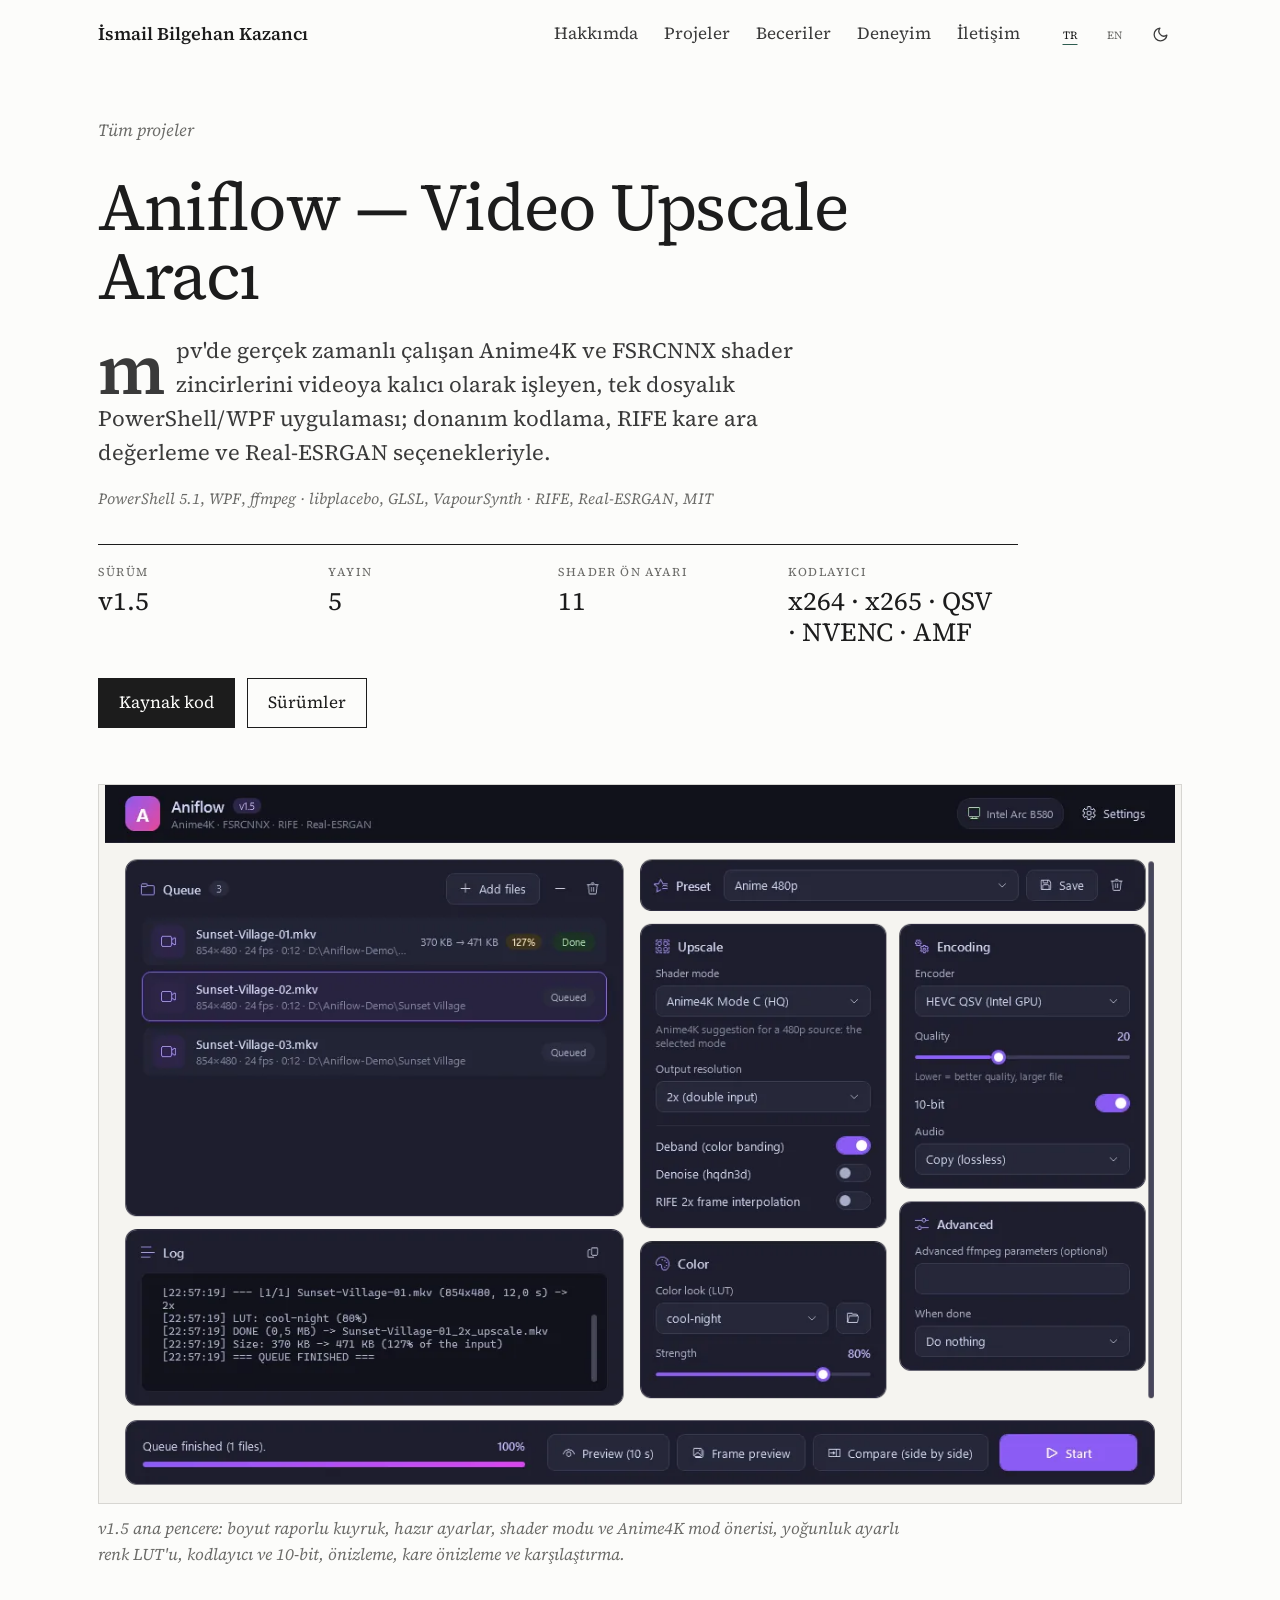
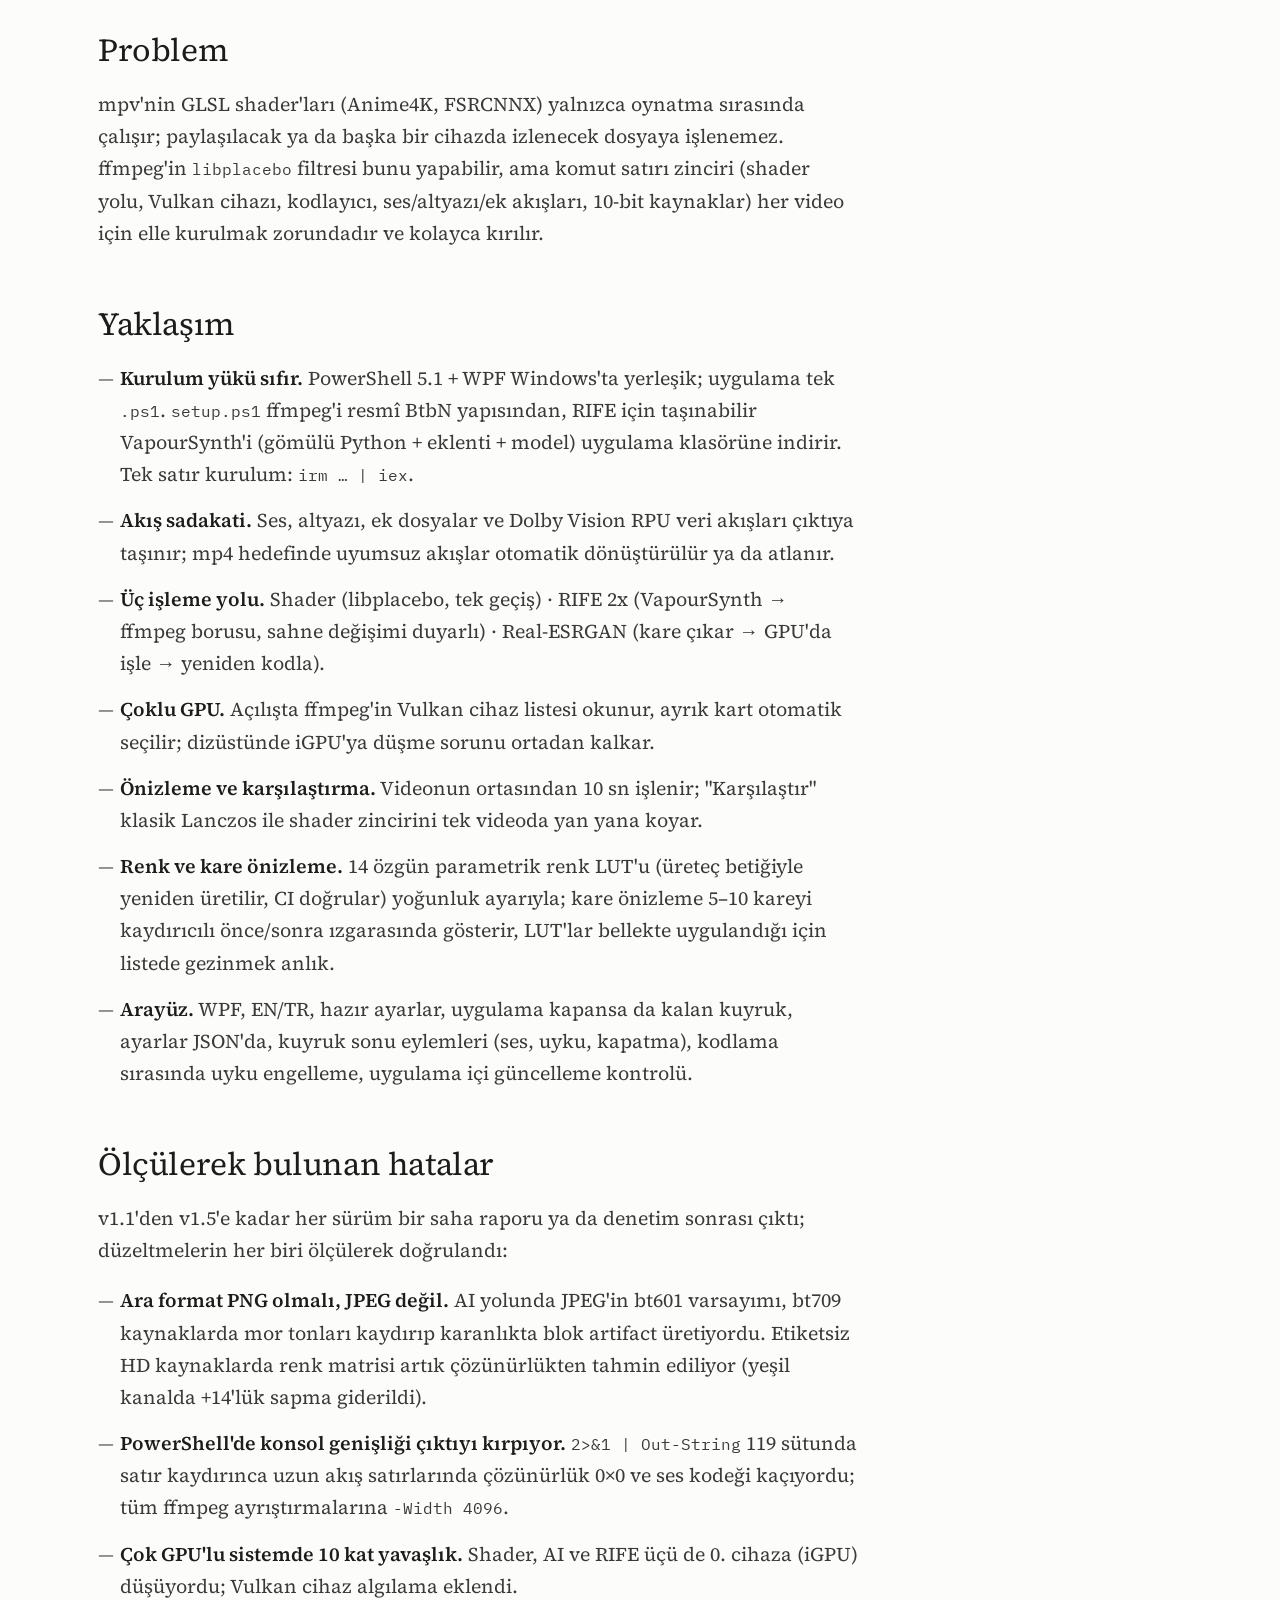
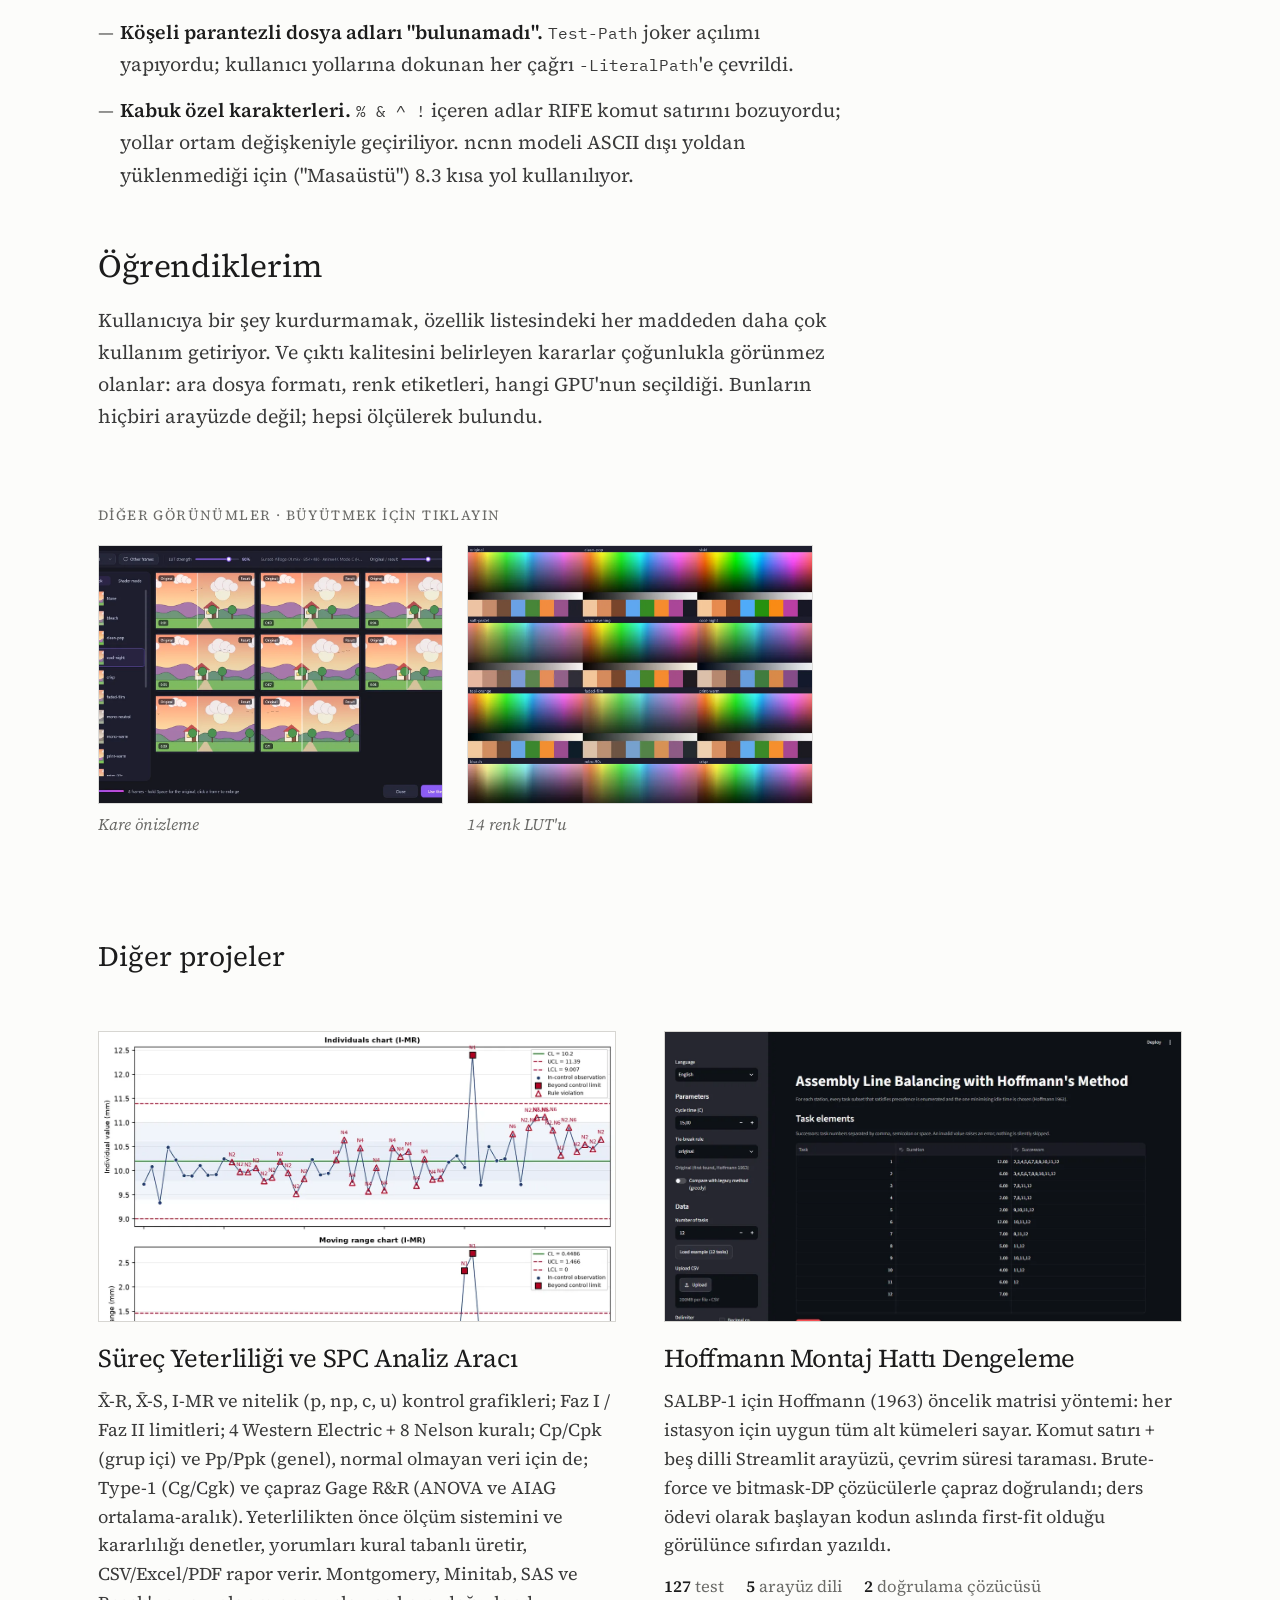
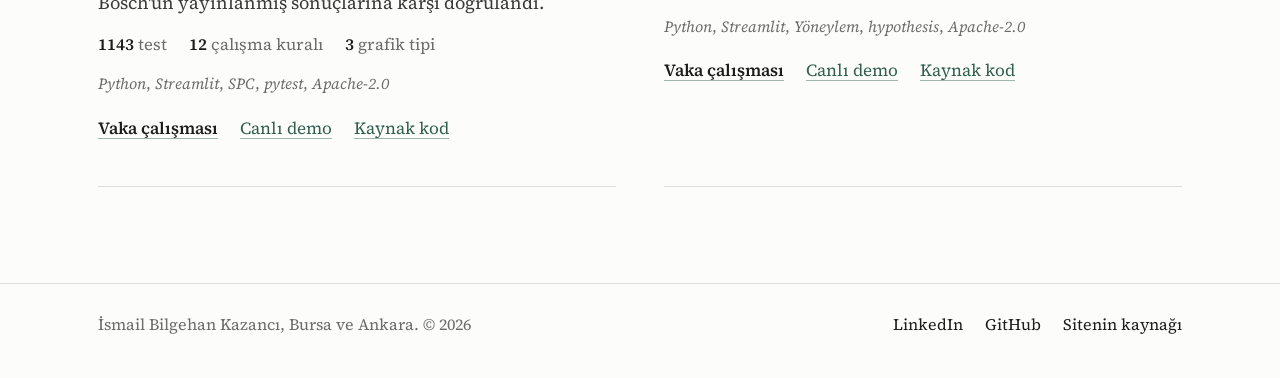
<file: projeler/aniflow/index.html>
<!DOCTYPE html>
<html lang="tr">
<head>
  <meta charset="utf-8">
  <meta name="viewport" content="width=device-width, initial-scale=1">
  <title data-tr="Aniflow — Video Upscale Aracı · İsmail Bilgehan Kazancı" data-en="Aniflow — Video Upscaler · İsmail Bilgehan Kazancı">Aniflow — Video Upscale Aracı · İsmail Bilgehan Kazancı</title>
  <meta name="description" content="Anime4K/FSRCNNX shader zincirlerini ffmpeg libplacebo ile videoya kalıcı uygulayan tek dosyalık PowerShell/WPF aracı; Real-ESRGAN, RIFE 2x, renk LUT'ları, kare önizleme, QSV/NVENC/AMF, tek satır kurulum. v1.5, MIT.">
  <meta name="author" content="İsmail Bilgehan Kazancı">
  <link rel="canonical" href="https://dailydana.github.io/projeler/aniflow/">
  <link rel="alternate" hreflang="tr" href="https://dailydana.github.io/projeler/aniflow/">
  <link rel="alternate" hreflang="en" href="https://dailydana.github.io/projeler/aniflow/?lang=en">
  <link rel="alternate" hreflang="x-default" href="https://dailydana.github.io/projeler/aniflow/">
  <meta property="og:type" content="article">
  <meta property="og:site_name" content="İsmail Bilgehan Kazancı">
  <meta property="og:title" content="Aniflow — Video Upscaler · vaka çalışması">
  <meta property="og:description" content="PowerShell/WPF + ffmpeg libplacebo: Anime4K/FSRCNNX shader'ları videoya kalıcı işler; Real-ESRGAN, RIFE 2x, renk LUT'ları, donanım kodlama, tek satır kurulum. v1.5, 5 sürüm, MIT.">
  <meta property="og:url" content="https://dailydana.github.io/projeler/aniflow/">
  <meta property="og:image" content="https://dailydana.github.io/projeler/aniflow/og.png">
  <meta property="og:image:width" content="1200">
  <meta property="og:image:height" content="630">
  <meta property="og:image:alt" content="Aniflow — Video Upscale Aracı">
  <meta property="og:locale" content="tr_TR">
  <meta property="og:locale:alternate" content="en_US">
  <meta name="twitter:card" content="summary_large_image">
  <meta name="theme-color" content="#FCFCFA">
  <link rel="icon" href="/assets/img/favicon.svg" type="image/svg+xml">
  <link rel="apple-touch-icon" href="/assets/img/apple-touch-icon.png">
  <link rel="preload" href="/assets/fonts/source-serif-4-latin-wght-normal.woff2" as="font" type="font/woff2" crossorigin>
  <script>
    (function(){var d=document.documentElement;d.classList.add('js');try{var q=new URLSearchParams(location.search).get('lang'),l=q||localStorage.getItem('lang');if(l==='en'||l==='tr'){d.lang=l;if(q)localStorage.setItem('lang',l);}var t=localStorage.getItem('theme');if(t!=='light'&&t!=='dark')t=matchMedia('(prefers-color-scheme: dark)').matches?'dark':'light';d.dataset.theme=t;}catch(e){d.dataset.theme='light';}})();
  </script>
  <link rel="stylesheet" href="/assets/css/style.css">
  <script type="application/ld+json">
  {
    "@context": "https://schema.org",
    "@type": "SoftwareSourceCode",
    "name": "Aniflow",
    "description": "Portable Windows video upscaler: applies Anime4K/FSRCNNX GLSL shader chains through ffmpeg libplacebo, with Real-ESRGAN, RIFE 2x and hardware encoding.",
    "codeRepository": "https://github.com/DailyDana/Aniflow",
    "programmingLanguage": "PowerShell",
    "license": "https://opensource.org/licenses/MIT",
    "url": "https://dailydana.github.io/projeler/aniflow/",
    "image": "https://dailydana.github.io/projeler/aniflow/og.png",
    "author": { "@type": "Person", "name": "İsmail Bilgehan Kazancı", "url": "https://dailydana.github.io/" }
  }
  </script>
</head>
<body>

<a class="skip" href="#icerik"><span data-lang="tr" lang="tr">İçeriğe geç</span><span data-lang="en" lang="en">Skip to content</span></a>

<!-- chrome:nav -->
<header class="nav" id="nav">
  <div class="wrap nav-inner">
    <a href="/" class="brand" aria-label="İsmail Bilgehan Kazancı · ana sayfa" data-aria="aria.brand">
      <span class="brand-name">İsmail Bilgehan Kazancı</span>
    </a>
    <div class="nav-right">
      <nav class="nav-links" id="navLinks" aria-label="Ana menü" data-aria="aria.menu">
        <a href="/#hakkimda" data-nav><span data-lang="tr" lang="tr">Hakkımda</span><span data-lang="en" lang="en">About</span></a>
        <a href="/#projeler" data-nav><span data-lang="tr" lang="tr">Projeler</span><span data-lang="en" lang="en">Projects</span></a>
        <a href="/#beceriler" data-nav><span data-lang="tr" lang="tr">Beceriler</span><span data-lang="en" lang="en">Skills</span></a>
        <a href="/#deneyim" data-nav><span data-lang="tr" lang="tr">Deneyim</span><span data-lang="en" lang="en">Experience</span></a>
        <a href="/#iletisim" data-nav><span data-lang="tr" lang="tr">İletişim</span><span data-lang="en" lang="en">Contact</span></a>
      </nav>
      <div class="toggles">
        <div class="lang" role="group" aria-label="Dil / Language">
          <button type="button" data-lang-set="tr" aria-pressed="true" lang="tr">TR</button>
          <button type="button" data-lang-set="en" aria-pressed="false" lang="en">EN</button>
        </div>
        <button type="button" class="theme" id="themeToggle" aria-pressed="false" aria-label="Koyu temaya geç">
          <svg class="i-moon" viewBox="0 0 24 24" aria-hidden="true"><path d="M21 12.8A9 9 0 1 1 11.2 3a7 7 0 0 0 9.8 9.8Z"/></svg>
          <svg class="i-sun" viewBox="0 0 24 24" aria-hidden="true"><circle cx="12" cy="12" r="4"/><path d="M12 2v2M12 20v2M4.9 4.9l1.4 1.4M17.7 17.7l1.4 1.4M2 12h2M20 12h2M4.9 19.1l1.4-1.4M17.7 6.3l1.4-1.4"/></svg>
        </button>
      </div>
      <button class="nav-toggle" id="navToggle" aria-label="Menüyü aç" aria-expanded="false" aria-controls="navLinks">
        <span></span><span></span>
      </button>
    </div>
  </div>
</header>
<!-- /chrome:nav -->

<main id="icerik">
  <article class="case">
    <div class="wrap">
      <nav class="crumb" aria-label="Sayfa yolu" data-aria="aria.crumb"><a href="/#projeler"><span data-lang="tr" lang="tr">Tüm projeler</span><span data-lang="en" lang="en">All projects</span></a></nav>

      <header class="case-head">
        <h1 class="case-title"><span data-lang="tr" lang="tr">Aniflow — Video Upscale Aracı</span><span data-lang="en" lang="en">Aniflow — Video Upscaler</span></h1>
        <p class="case-lead"><span data-lang="tr" lang="tr">mpv'de gerçek zamanlı çalışan Anime4K ve FSRCNNX shader zincirlerini videoya kalıcı olarak işleyen, tek dosyalık PowerShell/WPF uygulaması; donanım kodlama, RIFE kare ara değerleme ve Real-ESRGAN seçenekleriyle.</span><span data-lang="en" lang="en">A single-file PowerShell/WPF application that permanently bakes the Anime4K and FSRCNNX shader chains mpv runs in real time into video files, with hardware encoding, RIFE frame interpolation and Real-ESRGAN options.</span></p>
        <div class="case-tags"><span class="chip">PowerShell 5.1</span><span class="chip">WPF</span><span class="chip">ffmpeg · libplacebo</span><span class="chip">GLSL</span><span class="chip">VapourSynth · RIFE</span><span class="chip">Real-ESRGAN</span><span class="chip">MIT</span></div>
        <dl class="case-metrics">
          <div><dt><span data-lang="tr" lang="tr">Sürüm</span><span data-lang="en" lang="en">Release</span></dt><dd>v1.5</dd></div>
          <div><dt><span data-lang="tr" lang="tr">Yayın</span><span data-lang="en" lang="en">Releases</span></dt><dd>5</dd></div>
          <div><dt><span data-lang="tr" lang="tr">Shader ön ayarı</span><span data-lang="en" lang="en">Shader presets</span></dt><dd>11</dd></div>
          <div><dt><span data-lang="tr" lang="tr">Kodlayıcı</span><span data-lang="en" lang="en">Encoders</span></dt><dd>x264 · x265 · QSV · NVENC · AMF</dd></div>
        </dl>
        <div class="case-actions">
          <a class="btn btn-accent" href="https://github.com/DailyDana/Aniflow" target="_blank" rel="noopener"><span data-lang="tr" lang="tr">Kaynak kod</span><span data-lang="en" lang="en">Source code</span></a>
          <a class="btn btn-line" href="https://github.com/DailyDana/Aniflow/releases" target="_blank" rel="noopener"><span data-lang="tr" lang="tr">Sürümler</span><span data-lang="en" lang="en">Releases</span></a>
        </div>
      </header>

      <figure class="case-hero is-contain">
        <img src="/assets/img/projects/aniflow.webp" width="1164" height="781" alt="Aniflow v1.5 arayüzü: kuyruk, hazır ayar, shader modu, renk LUT'u, kodlayıcı ve 10-bit seçenekleri" fetchpriority="high">
        <figcaption><span data-lang="tr" lang="tr">v1.5 ana pencere: boyut raporlu kuyruk, hazır ayarlar, shader modu ve Anime4K mod önerisi, yoğunluk ayarlı renk LUT'u, kodlayıcı ve 10-bit, önizleme, kare önizleme ve karşılaştırma.</span><span data-lang="en" lang="en">v1.5 main window: queue with size report, presets, shader mode with an Anime4K mode hint, colour LUT with strength, encoder and 10-bit, preview, frame preview and compare.</span></figcaption>
      </figure>

      <div class="case-body">
        <section>
          <h2 data-no="01"><span data-lang="tr" lang="tr">Problem</span><span data-lang="en" lang="en">Problem</span></h2>
          <div data-lang="tr" lang="tr">
            <p>mpv'nin GLSL shader'ları (Anime4K, FSRCNNX) yalnızca oynatma sırasında çalışır; paylaşılacak ya da başka bir cihazda izlenecek dosyaya işlenemez. ffmpeg'in <code>libplacebo</code> filtresi bunu yapabilir, ama komut satırı zinciri (shader yolu, Vulkan cihazı, kodlayıcı, ses/altyazı/ek akışları, 10-bit kaynaklar) her video için elle kurulmak zorundadır ve kolayca kırılır.</p>
          </div>
          <div data-lang="en" lang="en">
            <p>mpv's GLSL shaders (Anime4K, FSRCNNX) only run during playback; they cannot be baked into a file to share or watch elsewhere. ffmpeg's <code>libplacebo</code> filter can do it, but the command-line chain (shader path, Vulkan device, encoder, audio/subtitle/attachment streams, 10-bit sources) has to be assembled by hand for every video and breaks easily.</p>
          </div>
        </section>

        <section>
          <h2 data-no="02"><span data-lang="tr" lang="tr">Yaklaşım</span><span data-lang="en" lang="en">Approach</span></h2>
          <div data-lang="tr" lang="tr">
            <ul>
              <li><strong>Kurulum yükü sıfır.</strong> PowerShell 5.1 + WPF Windows'ta yerleşik; uygulama tek <code>.ps1</code>. <code>setup.ps1</code> ffmpeg'i resmî BtbN yapısından, RIFE için taşınabilir VapourSynth'i (gömülü Python + eklenti + model) uygulama klasörüne indirir. Tek satır kurulum: <code>irm … | iex</code>.</li>
              <li><strong>Akış sadakati.</strong> Ses, altyazı, ek dosyalar ve Dolby Vision RPU veri akışları çıktıya taşınır; mp4 hedefinde uyumsuz akışlar otomatik dönüştürülür ya da atlanır.</li>
              <li><strong>Üç işleme yolu.</strong> Shader (libplacebo, tek geçiş) · RIFE 2x (VapourSynth → ffmpeg borusu, sahne değişimi duyarlı) · Real-ESRGAN (kare çıkar → GPU'da işle → yeniden kodla).</li>
              <li><strong>Çoklu GPU.</strong> Açılışta ffmpeg'in Vulkan cihaz listesi okunur, ayrık kart otomatik seçilir; dizüstünde iGPU'ya düşme sorunu ortadan kalkar.</li>
              <li><strong>Önizleme ve karşılaştırma.</strong> Videonun ortasından 10 sn işlenir; "Karşılaştır" klasik Lanczos ile shader zincirini tek videoda yan yana koyar.</li>
              <li><strong>Renk ve kare önizleme.</strong> 14 özgün parametrik renk LUT'u (üreteç betiğiyle yeniden üretilir, CI doğrular) yoğunluk ayarıyla; kare önizleme 5–10 kareyi kaydırıcılı önce/sonra ızgarasında gösterir, LUT'lar bellekte uygulandığı için listede gezinmek anlık.</li>
              <li><strong>Arayüz.</strong> WPF, EN/TR, hazır ayarlar, uygulama kapansa da kalan kuyruk, ayarlar JSON'da, kuyruk sonu eylemleri (ses, uyku, kapatma), kodlama sırasında uyku engelleme, uygulama içi güncelleme kontrolü.</li>
            </ul>
          </div>
          <div data-lang="en" lang="en">
            <ul>
              <li><strong>Zero install burden.</strong> PowerShell 5.1 + WPF ship with Windows; the app is a single <code>.ps1</code>. <code>setup.ps1</code> fetches ffmpeg from the official BtbN build and a portable VapourSynth (embedded Python + plugin + model) for RIFE. One-line install: <code>irm … | iex</code>.</li>
              <li><strong>Stream fidelity.</strong> Audio, subtitles, attachments and Dolby Vision RPU data streams are carried over; incompatible streams are converted or skipped for mp4 targets.</li>
              <li><strong>Three processing paths.</strong> Shader (libplacebo, single pass) · RIFE 2x (VapourSynth → ffmpeg pipe, scene-change aware) · Real-ESRGAN (extract frames → process on GPU → re-encode).</li>
              <li><strong>Multi-GPU.</strong> ffmpeg's Vulkan device list is read at startup and the discrete card is selected automatically; no more silently running on a laptop's iGPU.</li>
              <li><strong>Preview and compare.</strong> 10 seconds from the middle of the video are processed; "Compare" puts classic Lanczos and the shader chain side by side in one video.</li>
              <li><strong>Colour and frame preview.</strong> 14 original parametric colour LUTs (regenerated by a generator script, verified in CI) with a strength control; frame preview shows 5–10 frames in a before/after grid with a slider, and LUTs are applied in memory so browsing the list is instant.</li>
              <li><strong>UI.</strong> WPF, EN/TR, presets, a queue that survives restarts, settings in JSON, post-queue actions (sound, sleep, shutdown), sleep inhibited while encoding, in-app update check.</li>
            </ul>
          </div>
        </section>

        <section>
          <h2 data-no="03"><span data-lang="tr" lang="tr">Ölçülerek bulunan hatalar</span><span data-lang="en" lang="en">Bugs found by measurement</span></h2>
          <div data-lang="tr" lang="tr">
            <p>v1.1'den v1.5'e kadar her sürüm bir saha raporu ya da denetim sonrası çıktı; düzeltmelerin her biri ölçülerek doğrulandı:</p>
            <ul>
              <li><strong>Ara format PNG olmalı, JPEG değil.</strong> AI yolunda JPEG'in bt601 varsayımı, bt709 kaynaklarda mor tonları kaydırıp karanlıkta blok artifact üretiyordu. Etiketsiz HD kaynaklarda renk matrisi artık çözünürlükten tahmin ediliyor (yeşil kanalda +14'lük sapma giderildi).</li>
              <li><strong>PowerShell'de konsol genişliği çıktıyı kırpıyor.</strong> <code>2>&amp;1 | Out-String</code> 119 sütunda satır kaydırınca uzun akış satırlarında çözünürlük 0×0 ve ses kodeği kaçıyordu; tüm ffmpeg ayrıştırmalarına <code>-Width 4096</code>.</li>
              <li><strong>Çok GPU'lu sistemde 10 kat yavaşlık.</strong> Shader, AI ve RIFE üçü de 0. cihaza (iGPU) düşüyordu; Vulkan cihaz algılama eklendi.</li>
              <li><strong>Köşeli parantezli dosya adları "bulunamadı".</strong> <code>Test-Path</code> joker açılımı yapıyordu; kullanıcı yollarına dokunan her çağrı <code>-LiteralPath</code>'e çevrildi.</li>
              <li><strong>Kabuk özel karakterleri.</strong> <code>% &amp; ^ !</code> içeren adlar RIFE komut satırını bozuyordu; yollar ortam değişkeniyle geçiriliyor. ncnn modeli ASCII dışı yoldan yüklenmediği için ("Masaüstü") 8.3 kısa yol kullanılıyor.</li>
            </ul>
          </div>
          <div data-lang="en" lang="en">
            <p>Every release from v1.1 to v1.5 followed a field report or an audit, and each fix was verified by measurement:</p>
            <ul>
              <li><strong>The intermediate format must be PNG, not JPEG.</strong> In the AI path, JPEG's bt601 assumption shifted purples on bt709 sources and produced blocky artefacts in dark scenes. For untagged HD sources the colour matrix is now inferred from resolution (a +14 green-channel offset eliminated).</li>
              <li><strong>Console width truncates PowerShell output.</strong> <code>2>&amp;1 | Out-String</code> wrapped at 119 columns, so long stream lines lost the resolution (0×0) and the audio codec; every ffmpeg parse now uses <code>-Width 4096</code>.</li>
              <li><strong>10× slowdown on multi-GPU systems.</strong> Shader, AI and RIFE all fell to device 0 (the iGPU); Vulkan device detection was added.</li>
              <li><strong>Bracketed file names "not found".</strong> <code>Test-Path</code> expanded wildcards; every call touching user paths was switched to <code>-LiteralPath</code>.</li>
              <li><strong>Shell metacharacters.</strong> Names containing <code>% &amp; ^ !</code> broke the RIFE command line; paths are now passed through environment variables. The ncnn model refuses non-ASCII paths ("Masaüstü"), so the 8.3 short path is used.</li>
            </ul>
          </div>
        </section>

        <section>
          <h2 data-no="04"><span data-lang="tr" lang="tr">Öğrendiklerim</span><span data-lang="en" lang="en">What I learned</span></h2>
          <div data-lang="tr" lang="tr">
            <p>Kullanıcıya bir şey kurdurmamak, özellik listesindeki her maddeden daha çok kullanım getiriyor. Ve çıktı kalitesini belirleyen kararlar çoğunlukla görünmez olanlar: ara dosya formatı, renk etiketleri, hangi GPU'nun seçildiği. Bunların hiçbiri arayüzde değil; hepsi ölçülerek bulundu.</p>
          </div>
          <div data-lang="en" lang="en">
            <p>Not making the user install anything brings more usage than any item on the feature list. And the decisions that decide output quality are mostly the invisible ones: the intermediate file format, colour tags, which GPU gets picked. None of them is in the UI; all of them were found by measuring.</p>
          </div>
        </section>
      </div>

      <section class="gallery">
        <div class="gallery-head"><span data-lang="tr" lang="tr">Diğer görünümler · büyütmek için tıklayın</span><span data-lang="en" lang="en">Other views · click to enlarge</span></div>
        <div class="gallery-grid">
          <a class="thumb" href="/assets/img/projects/aniflow-frames.webp" data-lightbox data-caption="Kare önizleme / Frame preview"><img src="/assets/img/projects/aniflow-frames.webp" width="1200" height="756" loading="lazy" decoding="async" alt="Kare önizleme: her kartta solda orijinal, sağda sonuç, ortak kaydırıcı"><span><span data-lang="tr" lang="tr">Kare önizleme</span><span data-lang="en" lang="en">Frame preview</span></span></a>
          <a class="thumb" href="/assets/img/projects/aniflow-luts.webp" data-lightbox data-caption="Renk LUT'ları / Colour LUTs"><img src="/assets/img/projects/aniflow-luts.webp" width="1200" height="1233" loading="lazy" decoding="async" alt="14 renk LUT'unun sentetik test kartındaki görünümü"><span><span data-lang="tr" lang="tr">14 renk LUT'u</span><span data-lang="en" lang="en">14 colour LUTs</span></span></a>
        </div>
      </section>

      <section class="related">
        <h2 class="related-title"><span data-lang="tr" lang="tr">Diğer projeler</span><span data-lang="en" lang="en">Other projects</span></h2>
        <div class="projects-grid-2" id="related" data-exclude="aniflow"><!-- static:related --><article class="card card-medium" id="p-spc-analyzer">
        <div class="card-media"><img src="/assets/img/projects/spc-analyzer.webp" width="1200" height="898" loading="lazy" decoding="async" alt="I-MR kontrol grafiği çıktısı" data-alt-tr="I-MR kontrol grafiği çıktısı" data-alt-en="I-MR control chart output"></div>
        <div class="card-body">
          <h3><a href="/projeler/spc-analyzer/"><span data-lang="tr" lang="tr">Süreç Yeterliliği ve SPC Analiz Aracı</span><span data-lang="en" lang="en">Process Capability &amp; SPC Analyzer</span></a></h3>
          <p><span data-lang="tr" lang="tr">X̄-R, X̄-S, I-MR ve nitelik (p, np, c, u) kontrol grafikleri; Faz I / Faz II limitleri; 4 Western Electric + 8 Nelson kuralı; Cp/Cpk (grup içi) ve Pp/Ppk (genel), normal olmayan veri için de; Type-1 (Cg/Cgk) ve çapraz Gage R&amp;R (ANOVA ve AIAG ortalama-aralık). Yeterlilikten önce ölçüm sistemini ve kararlılığı denetler, yorumları kural tabanlı üretir, CSV/Excel/PDF rapor verir. Montgomery, Minitab, SAS ve Bosch'un yayınlanmış sonuçlarına karşı doğrulandı.</span><span data-lang="en" lang="en">X̄-R, X̄-S, I-MR and attribute (p, np, c, u) control charts; Phase I / Phase II limits; 4 Western Electric + 8 Nelson rules; Cp/Cpk (within) and Pp/Ppk (overall), also for non-normal data; Type-1 (Cg/Cgk) and crossed Gage R&amp;R (ANOVA and AIAG Average &amp; Range). Checks the measurement system and stability before capability, produces rule-based interpretations and CSV/Excel/PDF reports. Validated against published Montgomery, Minitab, SAS and Bosch results.</span></p>
          <div class="card-metrics"><span class="metric"><b>1143</b><span data-lang="tr" lang="tr">test</span><span data-lang="en" lang="en">tests</span></span><span class="metric"><b>12</b><span data-lang="tr" lang="tr">çalışma kuralı</span><span data-lang="en" lang="en">run rules</span></span><span class="metric"><b>3</b><span data-lang="tr" lang="tr">grafik tipi</span><span data-lang="en" lang="en">chart types</span></span></div>
          <div class="card-tags"><span class="chip">Python</span><span class="chip">Streamlit</span><span class="chip">SPC</span><span class="chip">pytest</span><span class="chip">Apache-2.0</span></div>
          <div class="card-links"><a class="is-muted" href="/projeler/spc-analyzer/"><span data-lang="tr" lang="tr">Vaka çalışması</span><span data-lang="en" lang="en">Case study</span></a><a href="https://spc-analyzer.streamlit.app/" target="_blank" rel="noopener"><span data-lang="tr" lang="tr">Canlı demo</span><span data-lang="en" lang="en">Live demo</span></a><a href="https://github.com/DailyDana/process-capability-analyzer" target="_blank" rel="noopener"><span data-lang="tr" lang="tr">Kaynak kod</span><span data-lang="en" lang="en">Source code</span></a></div>
        </div>
      </article>
      <article class="card card-medium" id="p-hoffmann-line-balancing">
        <div class="card-media"><img src="/assets/img/projects/hoffmann-line-balancing.webp" width="1200" height="1520" loading="lazy" decoding="async" alt="Hat dengeleme Streamlit arayüzü" data-alt-tr="Hat dengeleme Streamlit arayüzü" data-alt-en="Line balancing Streamlit interface"></div>
        <div class="card-body">
          <h3><a href="/projeler/hoffmann-line-balancing/"><span data-lang="tr" lang="tr">Hoffmann Montaj Hattı Dengeleme</span><span data-lang="en" lang="en">Hoffmann Assembly Line Balancing</span></a></h3>
          <p><span data-lang="tr" lang="tr">SALBP-1 için Hoffmann (1963) öncelik matrisi yöntemi: her istasyon için uygun tüm alt kümeleri sayar. Komut satırı + beş dilli Streamlit arayüzü, çevrim süresi taraması. Brute-force ve bitmask-DP çözücülerle çapraz doğrulandı; ders ödevi olarak başlayan kodun aslında first-fit olduğu görülünce sıfırdan yazıldı.</span><span data-lang="en" lang="en">Hoffmann's (1963) precedence-matrix method for SALBP-1: enumerates every feasible subset per station. CLI + five-language Streamlit UI, cycle-time sweep. Cross-checked against brute-force and bitmask-DP solvers; rewritten from scratch after a review showed the original coursework code was first-fit, not Hoffmann.</span></p>
          <div class="card-metrics"><span class="metric"><b>127</b><span data-lang="tr" lang="tr">test</span><span data-lang="en" lang="en">tests</span></span><span class="metric"><b>5</b><span data-lang="tr" lang="tr">arayüz dili</span><span data-lang="en" lang="en">UI languages</span></span><span class="metric"><b>2</b><span data-lang="tr" lang="tr">doğrulama çözücüsü</span><span data-lang="en" lang="en">oracle solvers</span></span></div>
          <div class="card-tags"><span class="chip">Python</span><span class="chip">Streamlit</span><span class="chip"><span data-lang="tr" lang="tr">Yöneylem</span><span data-lang="en" lang="en">Operations research</span></span><span class="chip">hypothesis</span><span class="chip">Apache-2.0</span></div>
          <div class="card-links"><a class="is-muted" href="/projeler/hoffmann-line-balancing/"><span data-lang="tr" lang="tr">Vaka çalışması</span><span data-lang="en" lang="en">Case study</span></a><a href="https://hoffmann-line-balancing.streamlit.app/" target="_blank" rel="noopener"><span data-lang="tr" lang="tr">Canlı demo</span><span data-lang="en" lang="en">Live demo</span></a><a href="https://github.com/DailyDana/hoffmann-line-balancing" target="_blank" rel="noopener"><span data-lang="tr" lang="tr">Kaynak kod</span><span data-lang="en" lang="en">Source code</span></a></div>
        </div>
      </article><!-- /static:related --></div>
      </section>
    </div>
  </article>
</main>

<dialog class="lightbox" id="lightbox">
  <button type="button" class="lightbox-close" aria-label="Kapat / Close">×</button>
  <img alt="" width="1200" height="756">
  <div class="lightbox-cap"></div>
</dialog>

<!-- chrome:footer -->
<footer class="footer">
  <div class="wrap footer-inner">
    <span>İsmail Bilgehan Kazancı, Bursa ve Ankara. © <span id="year">2026</span></span>
    <span class="footer-links">
      <a href="https://www.linkedin.com/in/ismailbilgehankazanci" target="_blank" rel="noopener">LinkedIn</a>
      <a href="https://github.com/DailyDana" target="_blank" rel="noopener">GitHub</a>
      <a href="https://github.com/DailyDana/DailyDana.github.io" target="_blank" rel="noopener"><span data-lang="tr" lang="tr">Sitenin kaynağı</span><span data-lang="en" lang="en">Site source</span></a>
    </span>
  </div>
</footer>
<!-- /chrome:footer -->

<script src="/assets/js/data.js"></script>
<script src="/assets/js/main.js"></script>
<!-- Cloudflare Web Analytics --><script type='module' src='https://static.cloudflareinsights.com/beacon.min.js' data-cf-beacon='{"token": "fa9ce7c9204f44c0bb32274c1430b982"}'></script><!-- End Cloudflare Web Analytics -->
</body>
</html>
</file>
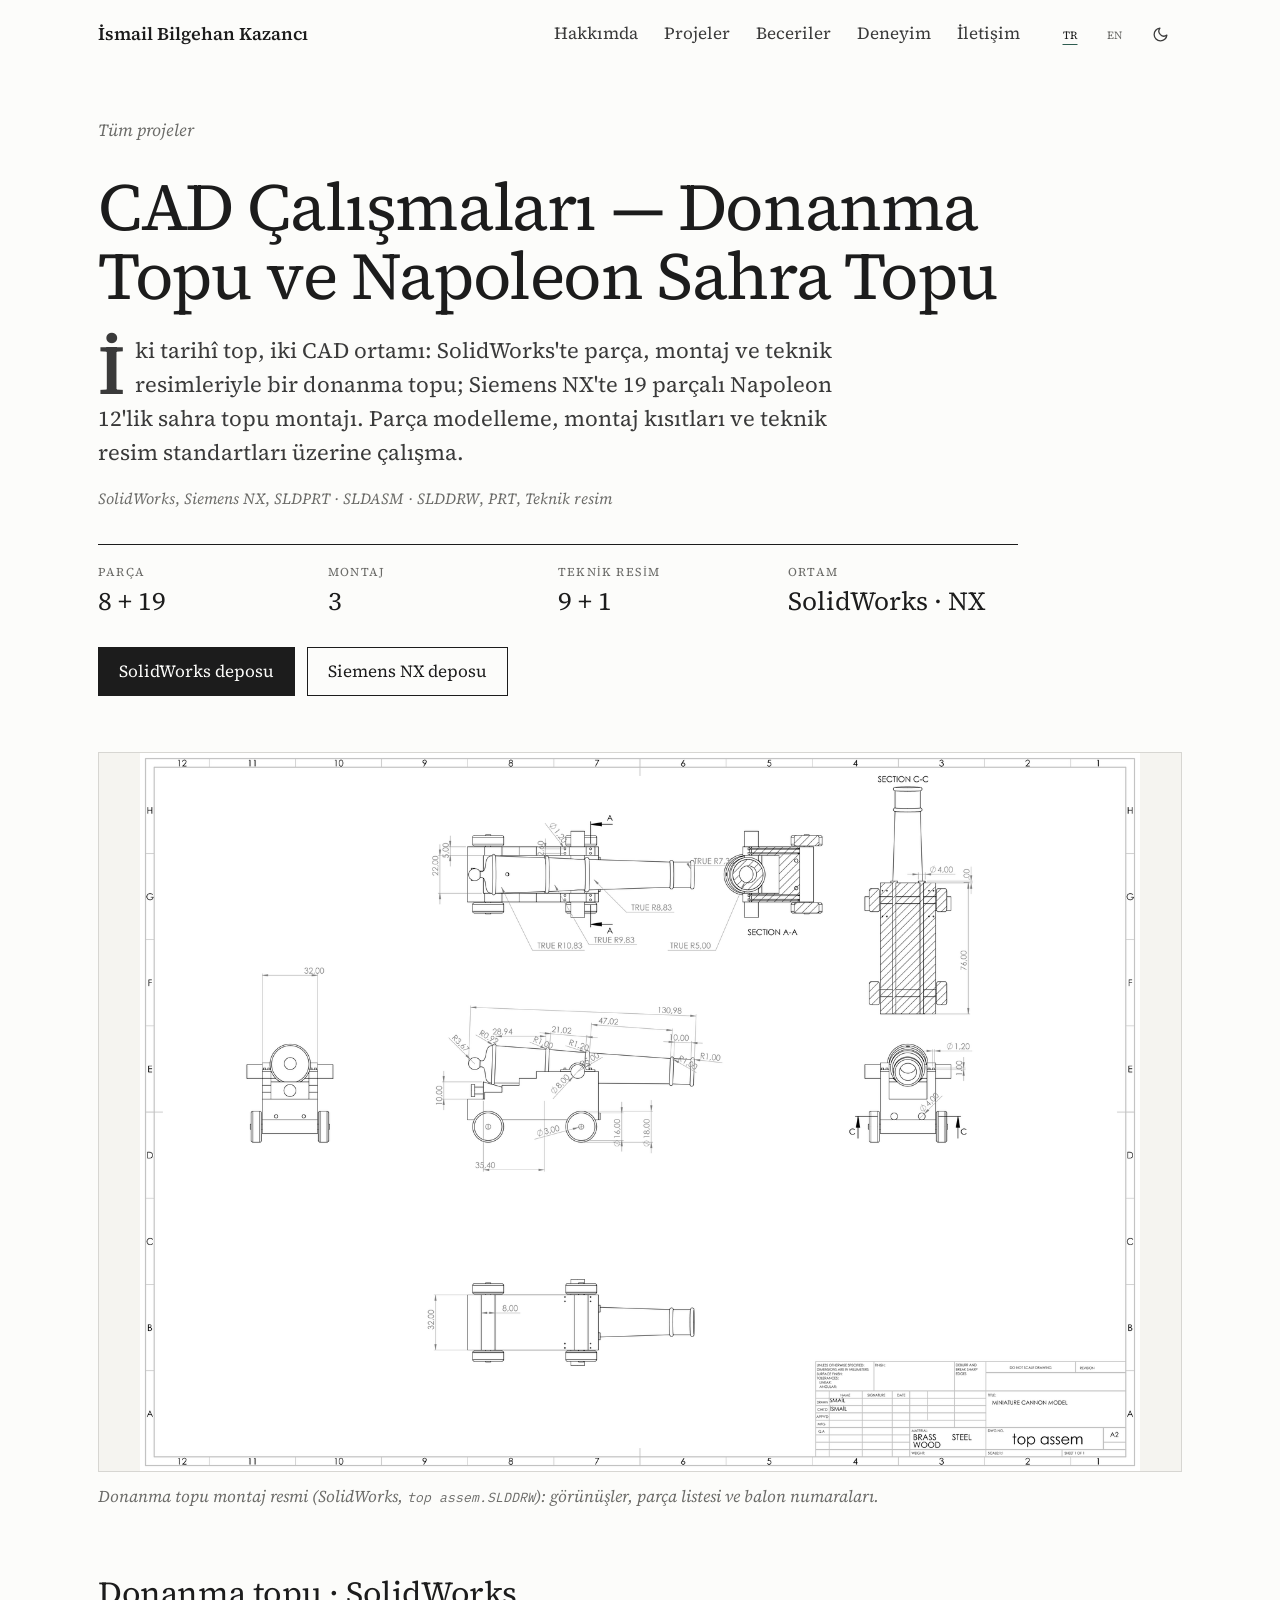
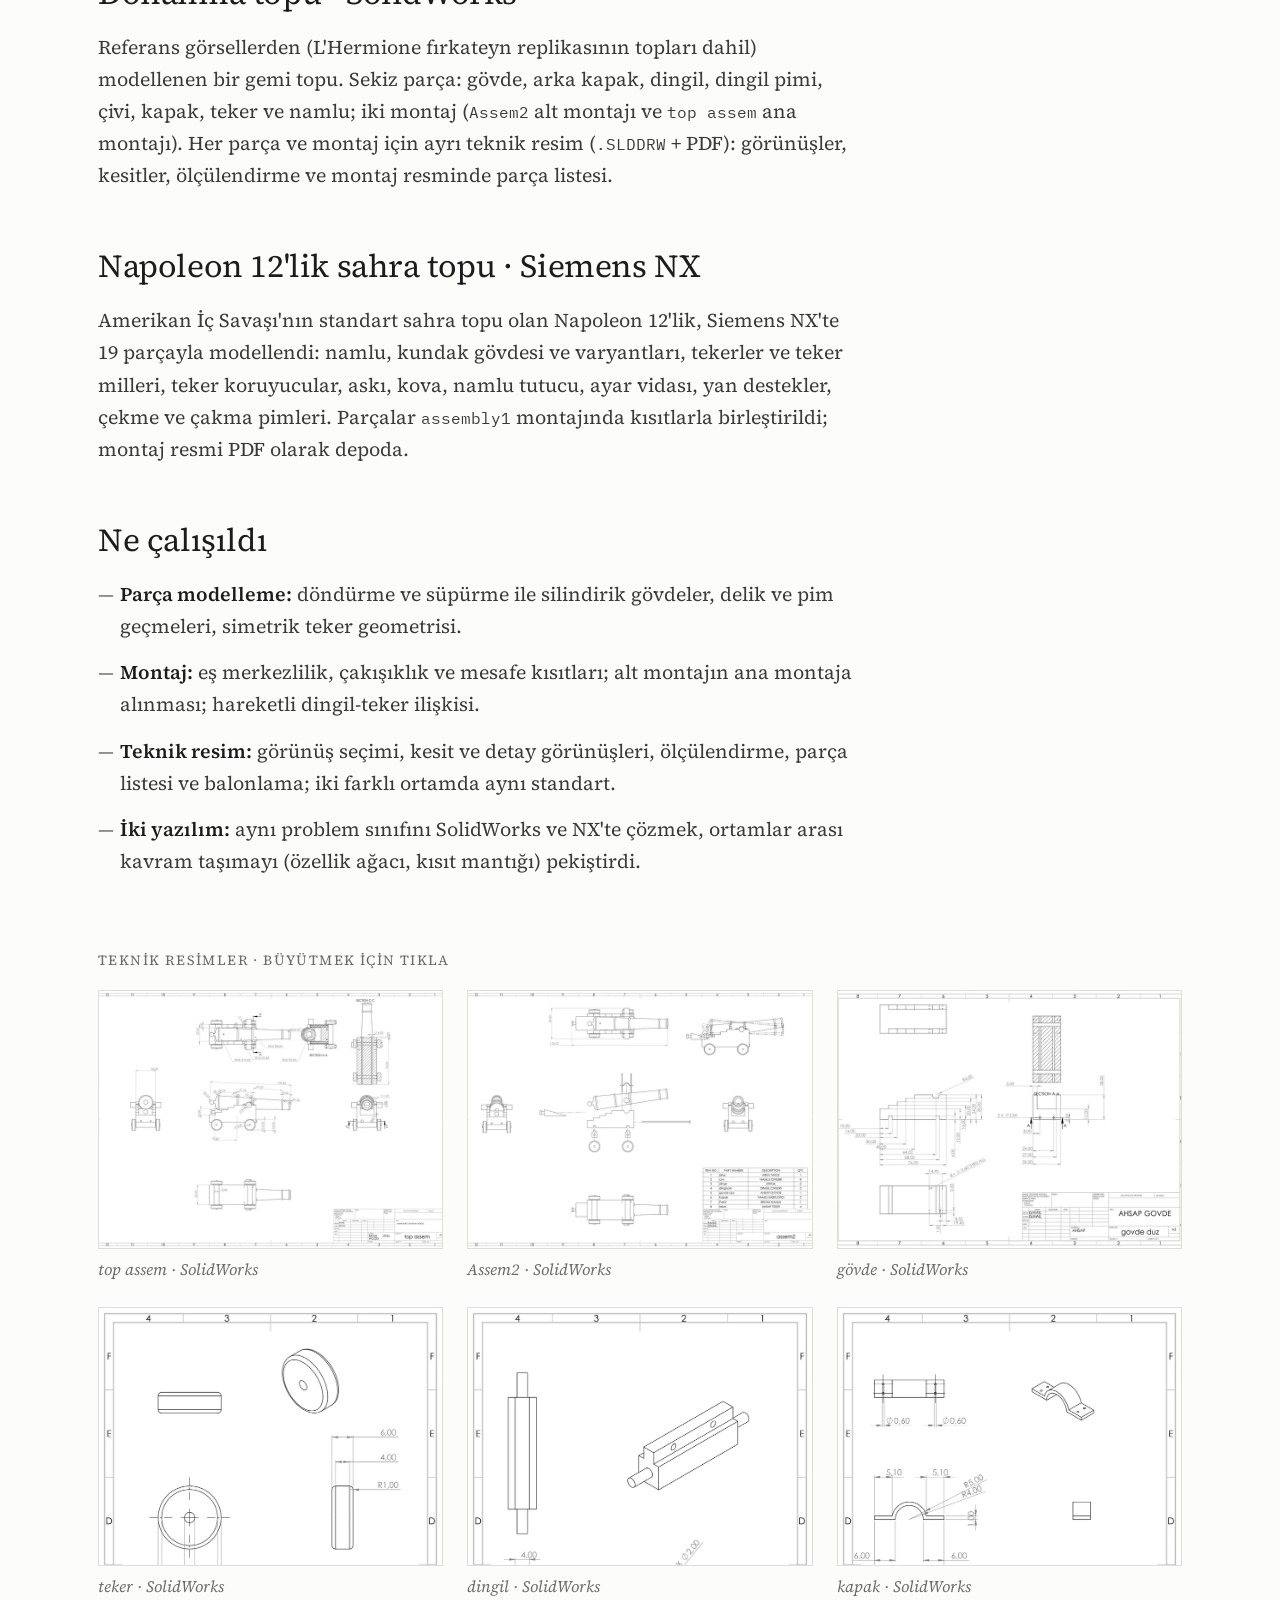
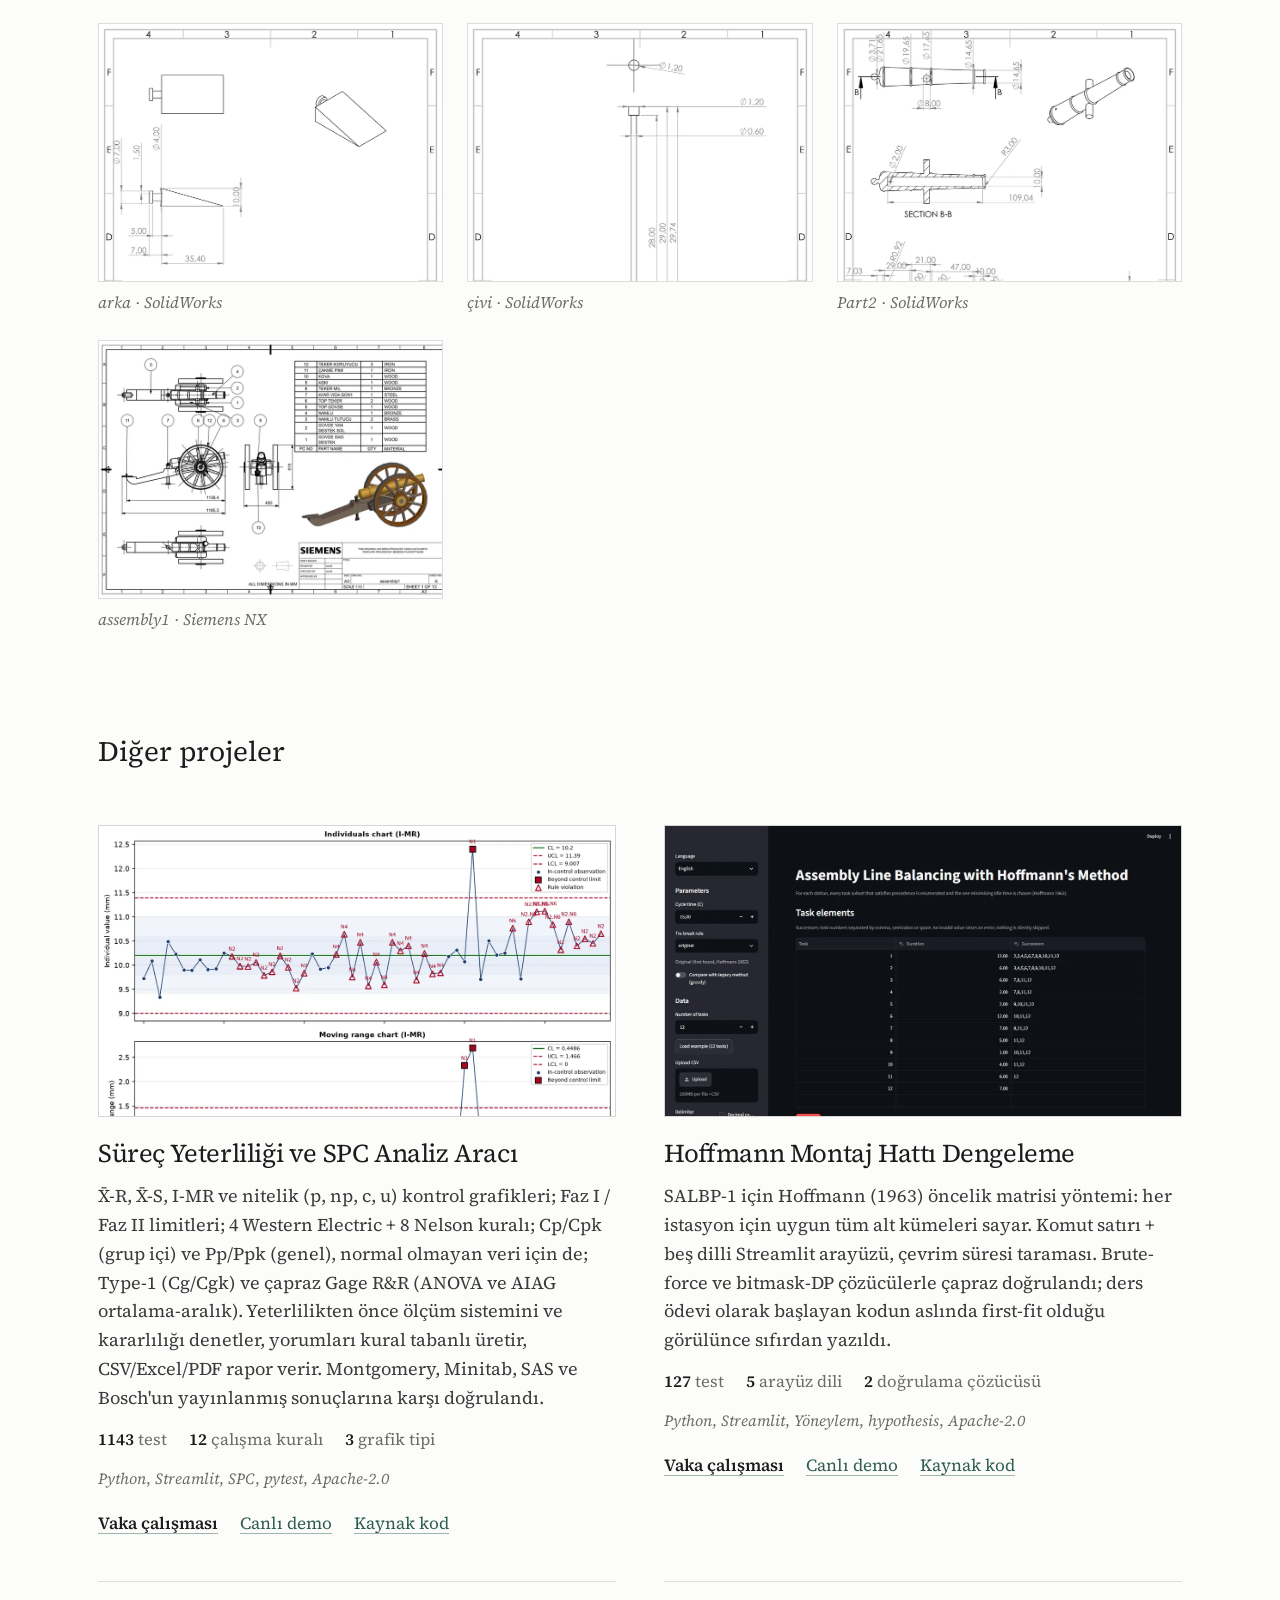
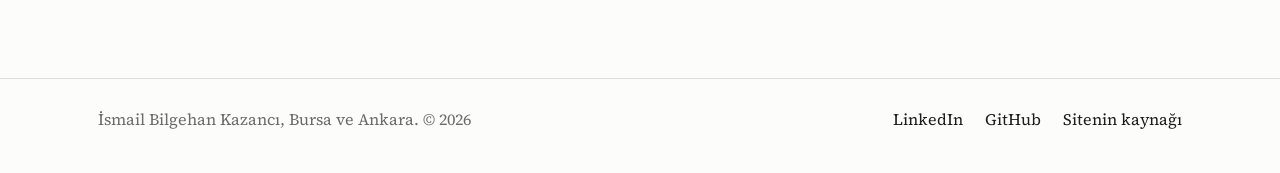
<file: projeler/cad-calismalari/index.html>
<!DOCTYPE html>
<html lang="tr">
<head>
  <meta charset="utf-8">
  <meta name="viewport" content="width=device-width, initial-scale=1">
  <title data-tr="CAD Çalışmaları — Donanma Topu ve Napoleon Sahra Topu · İsmail Bilgehan Kazancı" data-en="CAD Work — Naval Cannon &amp; Napoleon Field Gun · İsmail Bilgehan Kazancı">CAD Çalışmaları — Donanma Topu ve Napoleon Sahra Topu · İsmail Bilgehan Kazancı</title>
  <meta name="description" content="SolidWorks'te sekiz parça, iki montaj ve teknik resimleriyle donanma topu; Siemens NX'te 19 parçalı Napoleon 12'lik sahra topu montajı. Parça modelleme, montaj kısıtları ve teknik resim standartları.">
  <meta name="author" content="İsmail Bilgehan Kazancı">
  <link rel="canonical" href="https://dailydana.github.io/projeler/cad-calismalari/">
  <link rel="alternate" hreflang="tr" href="https://dailydana.github.io/projeler/cad-calismalari/">
  <link rel="alternate" hreflang="en" href="https://dailydana.github.io/projeler/cad-calismalari/?lang=en">
  <link rel="alternate" hreflang="x-default" href="https://dailydana.github.io/projeler/cad-calismalari/">
  <meta property="og:type" content="article">
  <meta property="og:site_name" content="İsmail Bilgehan Kazancı">
  <meta property="og:title" content="CAD Çalışmaları — SolidWorks ve Siemens NX">
  <meta property="og:description" content="Donanma topu (SolidWorks: 8 parça, 2 montaj, 9 teknik resim) ve Napoleon 12'lik sahra topu (Siemens NX: 19 parça, montaj resmi).">
  <meta property="og:url" content="https://dailydana.github.io/projeler/cad-calismalari/">
  <meta property="og:image" content="https://dailydana.github.io/projeler/cad-calismalari/og.png">
  <meta property="og:image:width" content="1200">
  <meta property="og:image:height" content="630">
  <meta property="og:image:alt" content="CAD Çalışmaları — Donanma Topu ve Napoleon Sahra Topu">
  <meta property="og:locale" content="tr_TR">
  <meta property="og:locale:alternate" content="en_US">
  <meta name="twitter:card" content="summary_large_image">
  <meta name="theme-color" content="#FCFCFA">
  <link rel="icon" href="/assets/img/favicon.svg" type="image/svg+xml">
  <link rel="apple-touch-icon" href="/assets/img/apple-touch-icon.png">
  <link rel="preload" href="/assets/fonts/source-serif-4-latin-wght-normal.woff2" as="font" type="font/woff2" crossorigin>
  <script>
    (function(){var d=document.documentElement;d.classList.add('js');try{var q=new URLSearchParams(location.search).get('lang'),l=q||localStorage.getItem('lang');if(l==='en'||l==='tr'){d.lang=l;if(q)localStorage.setItem('lang',l);}var t=localStorage.getItem('theme');if(t!=='light'&&t!=='dark')t=matchMedia('(prefers-color-scheme: dark)').matches?'dark':'light';d.dataset.theme=t;}catch(e){d.dataset.theme='light';}})();
  </script>
  <link rel="stylesheet" href="/assets/css/style.css">
  <script type="application/ld+json">
  {
    "@context": "https://schema.org",
    "@type": "CreativeWork",
    "name": "CAD work — naval cannon (SolidWorks) and Napoleon 12-pounder field gun (Siemens NX)",
    "url": "https://dailydana.github.io/projeler/cad-calismalari/",
    "image": "https://dailydana.github.io/projeler/cad-calismalari/og.png",
    "author": { "@type": "Person", "name": "İsmail Bilgehan Kazancı", "url": "https://dailydana.github.io/" }
  }
  </script>
</head>
<body>

<a class="skip" href="#icerik"><span data-lang="tr" lang="tr">İçeriğe geç</span><span data-lang="en" lang="en">Skip to content</span></a>

<!-- chrome:nav -->
<header class="nav" id="nav">
  <div class="wrap nav-inner">
    <a href="/" class="brand" aria-label="İsmail Bilgehan Kazancı · ana sayfa" data-aria="aria.brand">
      <span class="brand-name">İsmail Bilgehan Kazancı</span>
    </a>
    <div class="nav-right">
      <nav class="nav-links" id="navLinks" aria-label="Ana menü" data-aria="aria.menu">
        <a href="/#hakkimda" data-nav><span data-lang="tr" lang="tr">Hakkımda</span><span data-lang="en" lang="en">About</span></a>
        <a href="/#projeler" data-nav><span data-lang="tr" lang="tr">Projeler</span><span data-lang="en" lang="en">Projects</span></a>
        <a href="/#beceriler" data-nav><span data-lang="tr" lang="tr">Beceriler</span><span data-lang="en" lang="en">Skills</span></a>
        <a href="/#deneyim" data-nav><span data-lang="tr" lang="tr">Deneyim</span><span data-lang="en" lang="en">Experience</span></a>
        <a href="/#iletisim" data-nav><span data-lang="tr" lang="tr">İletişim</span><span data-lang="en" lang="en">Contact</span></a>
      </nav>
      <div class="toggles">
        <div class="lang" role="group" aria-label="Dil / Language">
          <button type="button" data-lang-set="tr" aria-pressed="true" lang="tr">TR</button>
          <button type="button" data-lang-set="en" aria-pressed="false" lang="en">EN</button>
        </div>
        <button type="button" class="theme" id="themeToggle" aria-pressed="false" aria-label="Koyu temaya geç">
          <svg class="i-moon" viewBox="0 0 24 24" aria-hidden="true"><path d="M21 12.8A9 9 0 1 1 11.2 3a7 7 0 0 0 9.8 9.8Z"/></svg>
          <svg class="i-sun" viewBox="0 0 24 24" aria-hidden="true"><circle cx="12" cy="12" r="4"/><path d="M12 2v2M12 20v2M4.9 4.9l1.4 1.4M17.7 17.7l1.4 1.4M2 12h2M20 12h2M4.9 19.1l1.4-1.4M17.7 6.3l1.4-1.4"/></svg>
        </button>
      </div>
      <button class="nav-toggle" id="navToggle" aria-label="Menüyü aç" aria-expanded="false" aria-controls="navLinks">
        <span></span><span></span>
      </button>
    </div>
  </div>
</header>
<!-- /chrome:nav -->

<main id="icerik">
  <article class="case">
    <div class="wrap">
      <nav class="crumb" aria-label="Sayfa yolu" data-aria="aria.crumb"><a href="/#projeler"><span data-lang="tr" lang="tr">Tüm projeler</span><span data-lang="en" lang="en">All projects</span></a></nav>

      <header class="case-head">
        <h1 class="case-title"><span data-lang="tr" lang="tr">CAD Çalışmaları — Donanma Topu ve Napoleon Sahra Topu</span><span data-lang="en" lang="en">CAD Work — Naval Cannon &amp; Napoleon Field Gun</span></h1>
        <p class="case-lead"><span data-lang="tr" lang="tr">İki tarihî top, iki CAD ortamı: SolidWorks'te parça, montaj ve teknik resimleriyle bir donanma topu; Siemens NX'te 19 parçalı Napoleon 12'lik sahra topu montajı. Parça modelleme, montaj kısıtları ve teknik resim standartları üzerine çalışma.</span><span data-lang="en" lang="en">Two historical guns, two CAD environments: a naval cannon in SolidWorks with parts, assemblies and drawings; a 19-part Napoleon 12-pounder field gun assembly in Siemens NX. Practice in part modelling, assembly mates and drawing standards.</span></p>
        <div class="case-tags"><span class="chip">SolidWorks</span><span class="chip">Siemens NX</span><span class="chip">SLDPRT · SLDASM · SLDDRW</span><span class="chip">PRT</span><span class="chip" lang="tr">Teknik resim</span></div>
        <dl class="case-metrics">
          <div><dt><span data-lang="tr" lang="tr">Parça</span><span data-lang="en" lang="en">Parts</span></dt><dd>8 + 19</dd></div>
          <div><dt><span data-lang="tr" lang="tr">Montaj</span><span data-lang="en" lang="en">Assemblies</span></dt><dd>3</dd></div>
          <div><dt><span data-lang="tr" lang="tr">Teknik resim</span><span data-lang="en" lang="en">Drawings</span></dt><dd>9 + 1</dd></div>
          <div><dt><span data-lang="tr" lang="tr">Ortam</span><span data-lang="en" lang="en">Tools</span></dt><dd>SolidWorks · NX</dd></div>
        </dl>
        <div class="case-actions">
          <a class="btn btn-accent" href="https://github.com/DailyDana/cannon-model" target="_blank" rel="noopener"><span data-lang="tr" lang="tr">SolidWorks deposu</span><span data-lang="en" lang="en">SolidWorks repo</span></a>
          <a class="btn btn-line" href="https://github.com/DailyDana/napoleon-artillery-cannon" target="_blank" rel="noopener"><span data-lang="tr" lang="tr">Siemens NX deposu</span><span data-lang="en" lang="en">Siemens NX repo</span></a>
        </div>
      </header>

      <figure class="case-hero is-contain">
        <img src="/assets/img/cad/cannon-top-assem.webp" width="1600" height="1148" alt="Donanma topu montaj teknik resmi (SolidWorks)" fetchpriority="high">
        <figcaption><span data-lang="tr" lang="tr">Donanma topu montaj resmi (SolidWorks, <code>top assem.SLDDRW</code>): görünüşler, parça listesi ve balon numaraları.</span><span data-lang="en" lang="en">Naval cannon assembly drawing (SolidWorks, <code>top assem.SLDDRW</code>): views, bill of materials and balloon numbers.</span></figcaption>
      </figure>

      <div class="case-body">
        <section>
          <h2 data-no="01"><span data-lang="tr" lang="tr">Donanma topu · SolidWorks</span><span data-lang="en" lang="en">Naval cannon · SolidWorks</span></h2>
          <div data-lang="tr" lang="tr">
            <p>Referans görsellerden (L'Hermione fırkateyn replikasının topları dahil) modellenen bir gemi topu. Sekiz parça: gövde, arka kapak, dingil, dingil pimi, çivi, kapak, teker ve namlu; iki montaj (<code>Assem2</code> alt montajı ve <code>top assem</code> ana montajı). Her parça ve montaj için ayrı teknik resim (<code>.SLDDRW</code> + PDF): görünüşler, kesitler, ölçülendirme ve montaj resminde parça listesi.</p>
          </div>
          <div data-lang="en" lang="en">
            <p>A ship's gun modelled from reference images (including the guns of the L'Hermione frigate replica). Eight parts: body, rear cap, axle, axle pin, nail, cap, wheel and barrel; two assemblies (the <code>Assem2</code> sub-assembly and the <code>top assem</code> main assembly). A separate drawing (<code>.SLDDRW</code> + PDF) for every part and assembly: views, sections, dimensioning, and a bill of materials on the assembly drawing.</p>
          </div>
        </section>

        <section>
          <h2 data-no="02"><span data-lang="tr" lang="tr">Napoleon 12'lik sahra topu · Siemens NX</span><span data-lang="en" lang="en">Napoleon 12-pounder · Siemens NX</span></h2>
          <div data-lang="tr" lang="tr">
            <p>Amerikan İç Savaşı'nın standart sahra topu olan Napoleon 12'lik, Siemens NX'te 19 parçayla modellendi: namlu, kundak gövdesi ve varyantları, tekerler ve teker milleri, teker koruyucular, askı, kova, namlu tutucu, ayar vidası, yan destekler, çekme ve çakma pimleri. Parçalar <code>assembly1</code> montajında kısıtlarla birleştirildi; montaj resmi PDF olarak depoda.</p>
          </div>
          <div data-lang="en" lang="en">
            <p>The Napoleon 12-pounder, the standard field gun of the American Civil War, modelled in Siemens NX with 19 parts: barrel, carriage body and variants, wheels and wheel shafts, wheel guards, hanger, bucket, barrel holder, adjusting screw, side supports, towing and driving pins. The parts are mated in the <code>assembly1</code> assembly; the assembly drawing is in the repository as PDF.</p>
          </div>
        </section>

        <section>
          <h2 data-no="03"><span data-lang="tr" lang="tr">Ne çalışıldı</span><span data-lang="en" lang="en">What was practised</span></h2>
          <div data-lang="tr" lang="tr">
            <ul>
              <li><strong>Parça modelleme:</strong> döndürme ve süpürme ile silindirik gövdeler, delik ve pim geçmeleri, simetrik teker geometrisi.</li>
              <li><strong>Montaj:</strong> eş merkezlilik, çakışıklık ve mesafe kısıtları; alt montajın ana montaja alınması; hareketli dingil-teker ilişkisi.</li>
              <li><strong>Teknik resim:</strong> görünüş seçimi, kesit ve detay görünüşleri, ölçülendirme, parça listesi ve balonlama; iki farklı ortamda aynı standart.</li>
              <li><strong>İki yazılım:</strong> aynı problem sınıfını SolidWorks ve NX'te çözmek, ortamlar arası kavram taşımayı (özellik ağacı, kısıt mantığı) pekiştirdi.</li>
            </ul>
          </div>
          <div data-lang="en" lang="en">
            <ul>
              <li><strong>Part modelling:</strong> revolved and swept cylindrical bodies, hole and pin fits, symmetric wheel geometry.</li>
              <li><strong>Assembly:</strong> concentric, coincident and distance mates; bringing a sub-assembly into the main assembly; the moving axle–wheel relationship.</li>
              <li><strong>Drawings:</strong> view selection, section and detail views, dimensioning, bill of materials and ballooning; the same standard in two environments.</li>
              <li><strong>Two packages:</strong> solving the same class of problem in SolidWorks and NX reinforced carrying concepts (feature tree, mate logic) across tools.</li>
            </ul>
          </div>
        </section>
      </div>

      <section class="gallery">
        <div class="gallery-head"><span data-lang="tr" lang="tr">Teknik resimler · büyütmek için tıkla</span><span data-lang="en" lang="en">Drawings · click to enlarge</span></div>
        <div class="gallery-grid">
          <a class="thumb" href="/assets/img/cad/cannon-top-assem.webp" data-lightbox data-caption="top assem.SLDDRW · SolidWorks"><img src="/assets/img/cad/cannon-top-assem-thumb.webp" width="800" height="574" loading="lazy" decoding="async" alt="Donanma topu ana montaj resmi"><span>top assem · SolidWorks</span></a>
          <a class="thumb" href="/assets/img/cad/cannon-assem2.webp" data-lightbox data-caption="Assem2.SLDDRW · SolidWorks"><img src="/assets/img/cad/cannon-assem2-thumb.webp" width="800" height="574" loading="lazy" decoding="async" alt="Donanma topu alt montaj resmi"><span>Assem2 · SolidWorks</span></a>
          <a class="thumb" href="/assets/img/cad/cannon-govde-duz.webp" data-lightbox data-caption="govde duz.SLDDRW · SolidWorks"><img src="/assets/img/cad/cannon-govde-duz-thumb.webp" width="800" height="578" loading="lazy" decoding="async" alt="Gövde parça resmi"><span>gövde · SolidWorks</span></a>
          <a class="thumb" href="/assets/img/cad/cannon-teker.webp" data-lightbox data-caption="teker.SLDDRW · SolidWorks"><img src="/assets/img/cad/cannon-teker-thumb.webp" width="800" height="1195" loading="lazy" decoding="async" alt="Teker parça resmi"><span>teker · SolidWorks</span></a>
          <a class="thumb" href="/assets/img/cad/cannon-dingil.webp" data-lightbox data-caption="dingil.SLDDRW · SolidWorks"><img src="/assets/img/cad/cannon-dingil-thumb.webp" width="800" height="1195" loading="lazy" decoding="async" alt="Dingil parça resmi"><span>dingil · SolidWorks</span></a>
          <a class="thumb" href="/assets/img/cad/cannon-kapak.webp" data-lightbox data-caption="kapak.SLDDRW · SolidWorks"><img src="/assets/img/cad/cannon-kapak-thumb.webp" width="800" height="1195" loading="lazy" decoding="async" alt="Kapak parça resmi"><span>kapak · SolidWorks</span></a>
          <a class="thumb" href="/assets/img/cad/cannon-arka.webp" data-lightbox data-caption="arka.SLDDRW · SolidWorks"><img src="/assets/img/cad/cannon-arka-thumb.webp" width="800" height="1195" loading="lazy" decoding="async" alt="Arka kapak parça resmi"><span>arka · SolidWorks</span></a>
          <a class="thumb" href="/assets/img/cad/cannon-civi.webp" data-lightbox data-caption="civi.SLDDRW · SolidWorks"><img src="/assets/img/cad/cannon-civi-thumb.webp" width="800" height="1195" loading="lazy" decoding="async" alt="Çivi parça resmi"><span>çivi · SolidWorks</span></a>
          <a class="thumb" href="/assets/img/cad/cannon-part2.webp" data-lightbox data-caption="Part2.SLDDRW · SolidWorks"><img src="/assets/img/cad/cannon-part2-thumb.webp" width="800" height="1193" loading="lazy" decoding="async" alt="Namlu parça resmi"><span>Part2 · SolidWorks</span></a>
          <a class="thumb" href="/assets/img/cad/napoleon-assembly1.webp" data-lightbox data-caption="assembly1 · Siemens NX"><img src="/assets/img/cad/napoleon-assembly1-thumb.webp" width="800" height="566" loading="lazy" decoding="async" alt="Napoleon sahra topu montaj resmi (Siemens NX)"><span>assembly1 · Siemens NX</span></a>
        </div>
      </section>

      <section class="related">
        <h2 class="related-title"><span data-lang="tr" lang="tr">Diğer projeler</span><span data-lang="en" lang="en">Other projects</span></h2>
        <div class="projects-grid-2" id="related" data-exclude="cad-calismalari"><!-- static:related --><article class="card card-medium" id="p-spc-analyzer">
        <div class="card-media"><img src="/assets/img/projects/spc-analyzer.webp" width="1200" height="898" loading="lazy" decoding="async" alt="I-MR kontrol grafiği çıktısı" data-alt-tr="I-MR kontrol grafiği çıktısı" data-alt-en="I-MR control chart output"></div>
        <div class="card-body">
          <h3><a href="/projeler/spc-analyzer/"><span data-lang="tr" lang="tr">Süreç Yeterliliği ve SPC Analiz Aracı</span><span data-lang="en" lang="en">Process Capability &amp; SPC Analyzer</span></a></h3>
          <p><span data-lang="tr" lang="tr">X̄-R, X̄-S, I-MR ve nitelik (p, np, c, u) kontrol grafikleri; Faz I / Faz II limitleri; 4 Western Electric + 8 Nelson kuralı; Cp/Cpk (grup içi) ve Pp/Ppk (genel), normal olmayan veri için de; Type-1 (Cg/Cgk) ve çapraz Gage R&amp;R (ANOVA ve AIAG ortalama-aralık). Yeterlilikten önce ölçüm sistemini ve kararlılığı denetler, yorumları kural tabanlı üretir, CSV/Excel/PDF rapor verir. Montgomery, Minitab, SAS ve Bosch'un yayınlanmış sonuçlarına karşı doğrulandı.</span><span data-lang="en" lang="en">X̄-R, X̄-S, I-MR and attribute (p, np, c, u) control charts; Phase I / Phase II limits; 4 Western Electric + 8 Nelson rules; Cp/Cpk (within) and Pp/Ppk (overall), also for non-normal data; Type-1 (Cg/Cgk) and crossed Gage R&amp;R (ANOVA and AIAG Average &amp; Range). Checks the measurement system and stability before capability, produces rule-based interpretations and CSV/Excel/PDF reports. Validated against published Montgomery, Minitab, SAS and Bosch results.</span></p>
          <div class="card-metrics"><span class="metric"><b>1143</b><span data-lang="tr" lang="tr">test</span><span data-lang="en" lang="en">tests</span></span><span class="metric"><b>12</b><span data-lang="tr" lang="tr">çalışma kuralı</span><span data-lang="en" lang="en">run rules</span></span><span class="metric"><b>3</b><span data-lang="tr" lang="tr">grafik tipi</span><span data-lang="en" lang="en">chart types</span></span></div>
          <div class="card-tags"><span class="chip">Python</span><span class="chip">Streamlit</span><span class="chip">SPC</span><span class="chip">pytest</span><span class="chip">Apache-2.0</span></div>
          <div class="card-links"><a class="is-muted" href="/projeler/spc-analyzer/"><span data-lang="tr" lang="tr">Vaka çalışması</span><span data-lang="en" lang="en">Case study</span></a><a href="https://spc-analyzer.streamlit.app/" target="_blank" rel="noopener"><span data-lang="tr" lang="tr">Canlı demo</span><span data-lang="en" lang="en">Live demo</span></a><a href="https://github.com/DailyDana/process-capability-analyzer" target="_blank" rel="noopener"><span data-lang="tr" lang="tr">Kaynak kod</span><span data-lang="en" lang="en">Source code</span></a></div>
        </div>
      </article>
      <article class="card card-medium" id="p-hoffmann-line-balancing">
        <div class="card-media"><img src="/assets/img/projects/hoffmann-line-balancing.webp" width="1200" height="1520" loading="lazy" decoding="async" alt="Hat dengeleme Streamlit arayüzü" data-alt-tr="Hat dengeleme Streamlit arayüzü" data-alt-en="Line balancing Streamlit interface"></div>
        <div class="card-body">
          <h3><a href="/projeler/hoffmann-line-balancing/"><span data-lang="tr" lang="tr">Hoffmann Montaj Hattı Dengeleme</span><span data-lang="en" lang="en">Hoffmann Assembly Line Balancing</span></a></h3>
          <p><span data-lang="tr" lang="tr">SALBP-1 için Hoffmann (1963) öncelik matrisi yöntemi: her istasyon için uygun tüm alt kümeleri sayar. Komut satırı + beş dilli Streamlit arayüzü, çevrim süresi taraması. Brute-force ve bitmask-DP çözücülerle çapraz doğrulandı; ders ödevi olarak başlayan kodun aslında first-fit olduğu görülünce sıfırdan yazıldı.</span><span data-lang="en" lang="en">Hoffmann's (1963) precedence-matrix method for SALBP-1: enumerates every feasible subset per station. CLI + five-language Streamlit UI, cycle-time sweep. Cross-checked against brute-force and bitmask-DP solvers; rewritten from scratch after a review showed the original coursework code was first-fit, not Hoffmann.</span></p>
          <div class="card-metrics"><span class="metric"><b>127</b><span data-lang="tr" lang="tr">test</span><span data-lang="en" lang="en">tests</span></span><span class="metric"><b>5</b><span data-lang="tr" lang="tr">arayüz dili</span><span data-lang="en" lang="en">UI languages</span></span><span class="metric"><b>2</b><span data-lang="tr" lang="tr">doğrulama çözücüsü</span><span data-lang="en" lang="en">oracle solvers</span></span></div>
          <div class="card-tags"><span class="chip">Python</span><span class="chip">Streamlit</span><span class="chip"><span data-lang="tr" lang="tr">Yöneylem</span><span data-lang="en" lang="en">Operations research</span></span><span class="chip">hypothesis</span><span class="chip">Apache-2.0</span></div>
          <div class="card-links"><a class="is-muted" href="/projeler/hoffmann-line-balancing/"><span data-lang="tr" lang="tr">Vaka çalışması</span><span data-lang="en" lang="en">Case study</span></a><a href="https://hoffmann-line-balancing.streamlit.app/" target="_blank" rel="noopener"><span data-lang="tr" lang="tr">Canlı demo</span><span data-lang="en" lang="en">Live demo</span></a><a href="https://github.com/DailyDana/hoffmann-line-balancing" target="_blank" rel="noopener"><span data-lang="tr" lang="tr">Kaynak kod</span><span data-lang="en" lang="en">Source code</span></a></div>
        </div>
      </article><!-- /static:related --></div>
      </section>
    </div>
  </article>
</main>

<dialog class="lightbox" id="lightbox">
  <button type="button" class="lightbox-close" aria-label="Kapat / Close">×</button>
  <img alt="" width="1600" height="1148">
  <div class="lightbox-cap"></div>
</dialog>

<!-- chrome:footer -->
<footer class="footer">
  <div class="wrap footer-inner">
    <span>İsmail Bilgehan Kazancı, Bursa ve Ankara. © <span id="year">2026</span></span>
    <span class="footer-links">
      <a href="https://www.linkedin.com/in/ismailbilgehankazanci" target="_blank" rel="noopener">LinkedIn</a>
      <a href="https://github.com/DailyDana" target="_blank" rel="noopener">GitHub</a>
      <a href="https://github.com/DailyDana/DailyDana.github.io" target="_blank" rel="noopener"><span data-lang="tr" lang="tr">Sitenin kaynağı</span><span data-lang="en" lang="en">Site source</span></a>
    </span>
  </div>
</footer>
<!-- /chrome:footer -->

<script src="/assets/js/data.js"></script>
<script src="/assets/js/main.js"></script>
<!-- Cloudflare Web Analytics --><script type='module' src='https://static.cloudflareinsights.com/beacon.min.js' data-cf-beacon='{"token": "fa9ce7c9204f44c0bb32274c1430b982"}'></script><!-- End Cloudflare Web Analytics -->
</body>
</html>
</file>
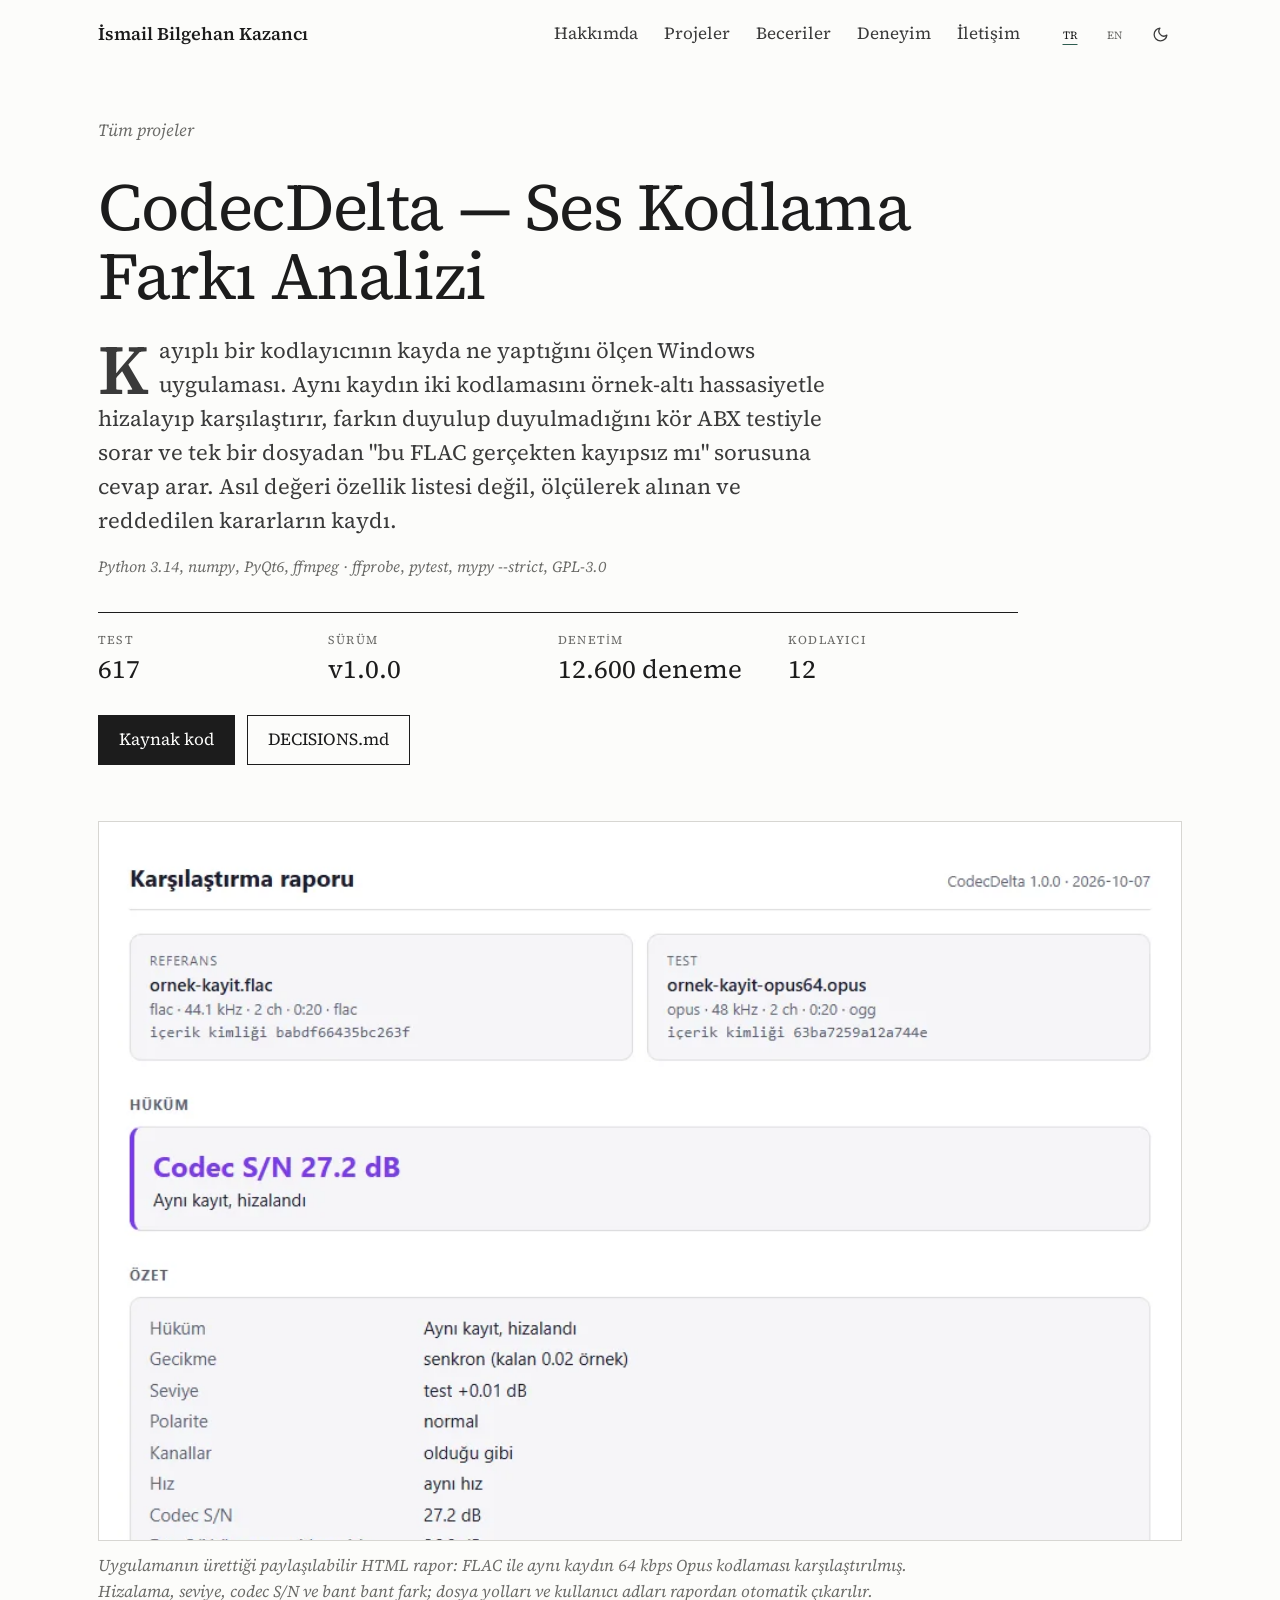
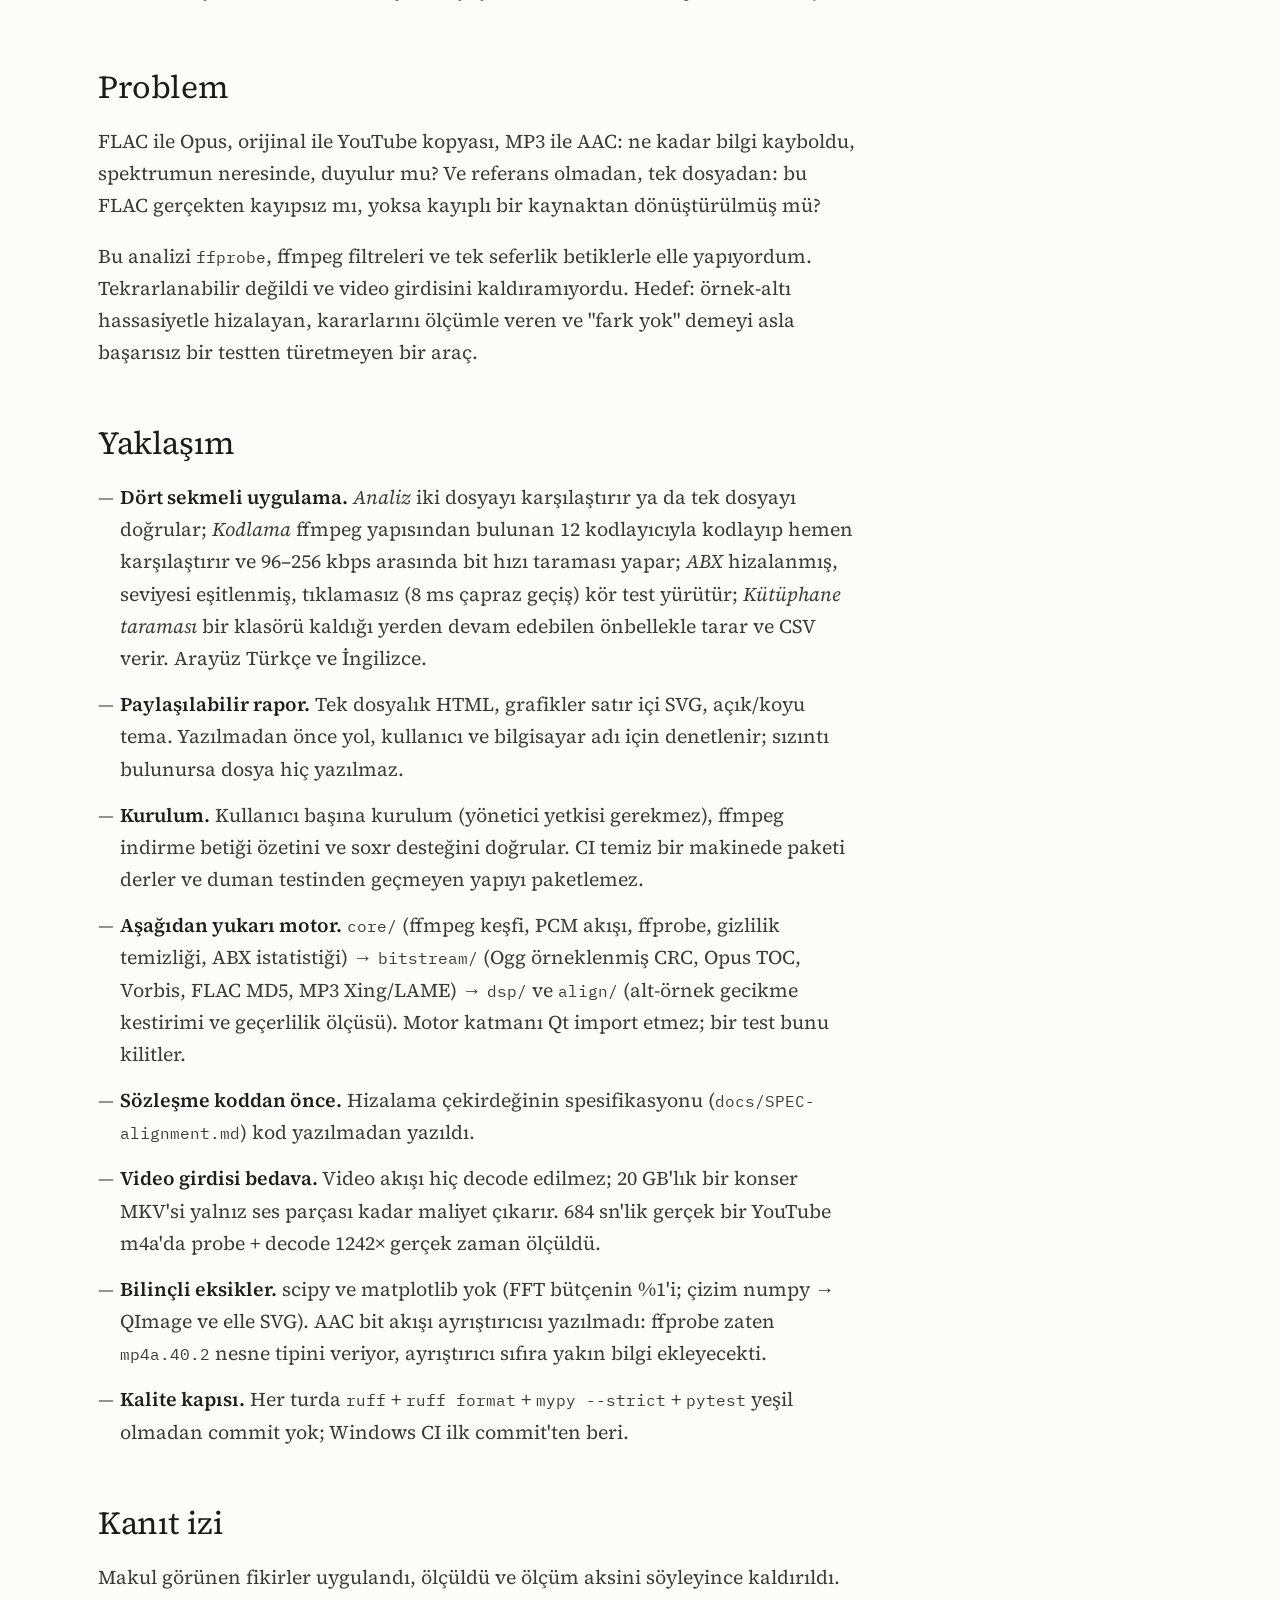
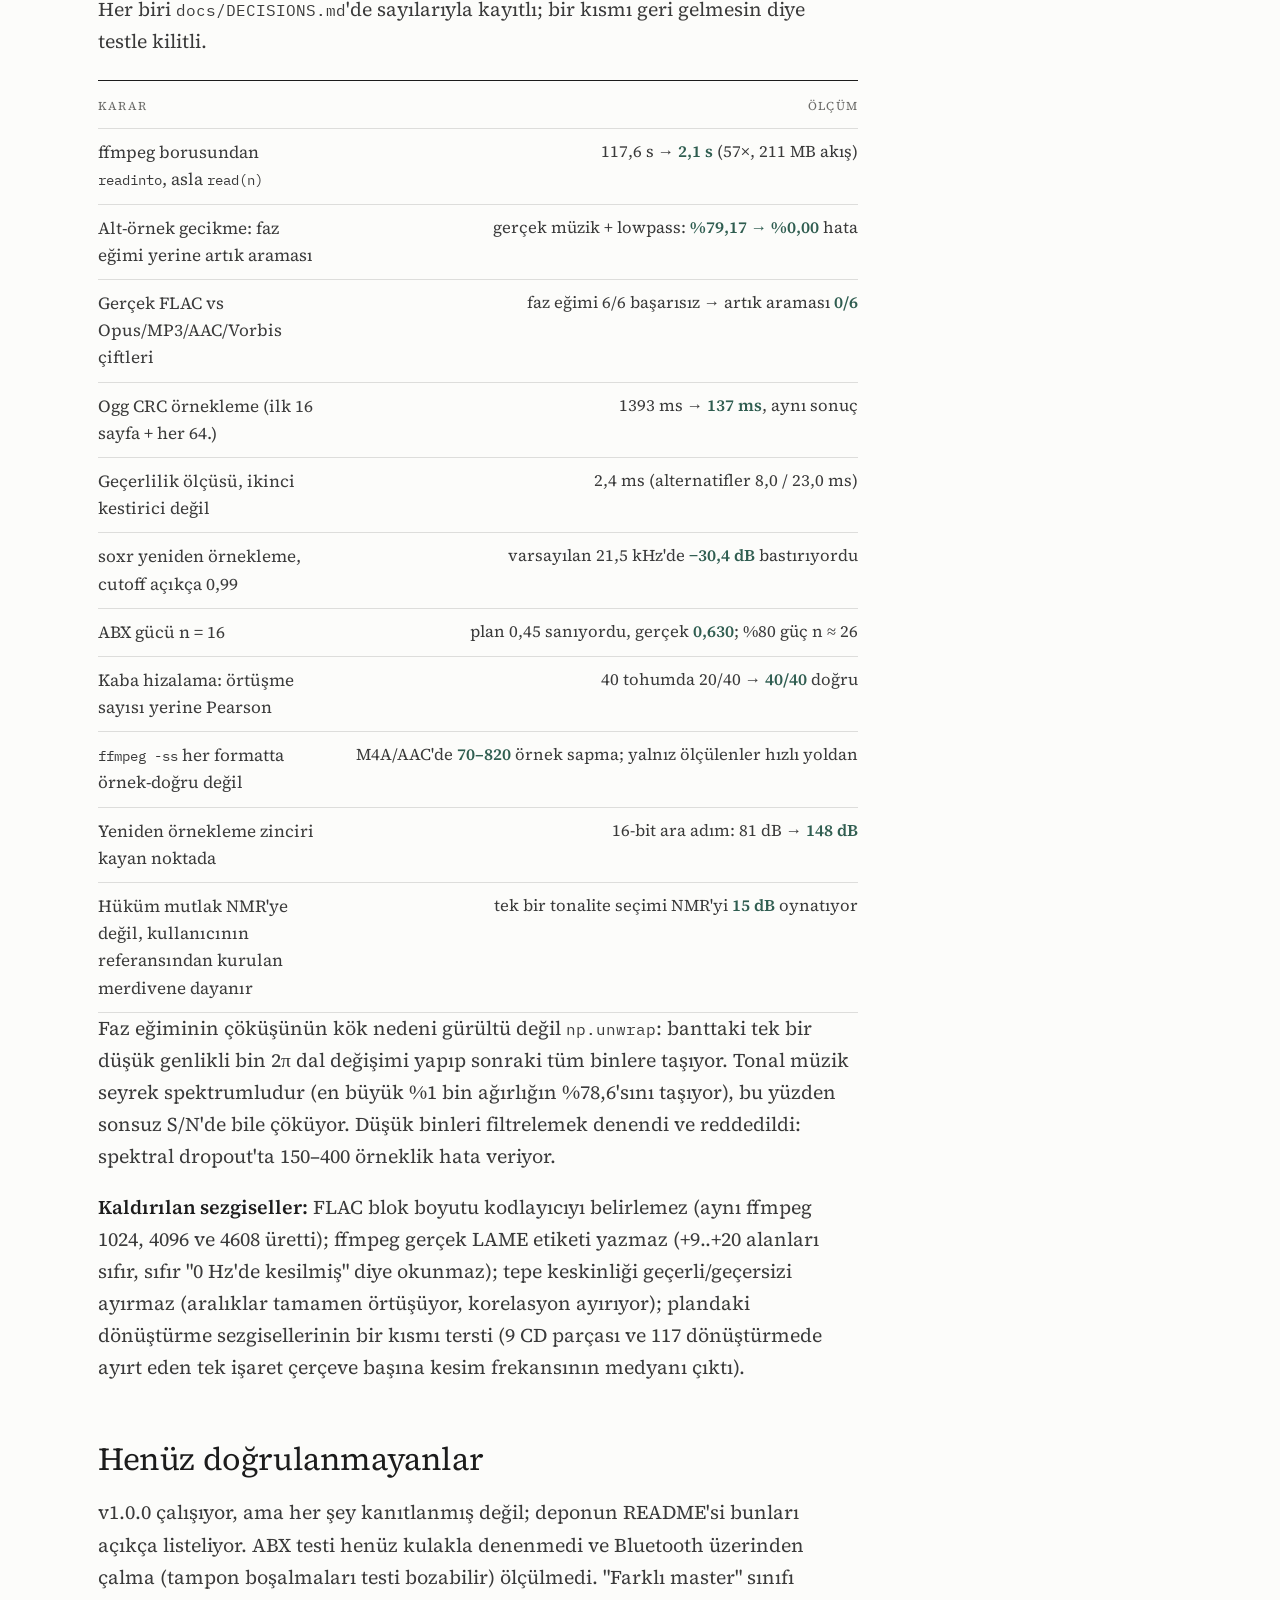
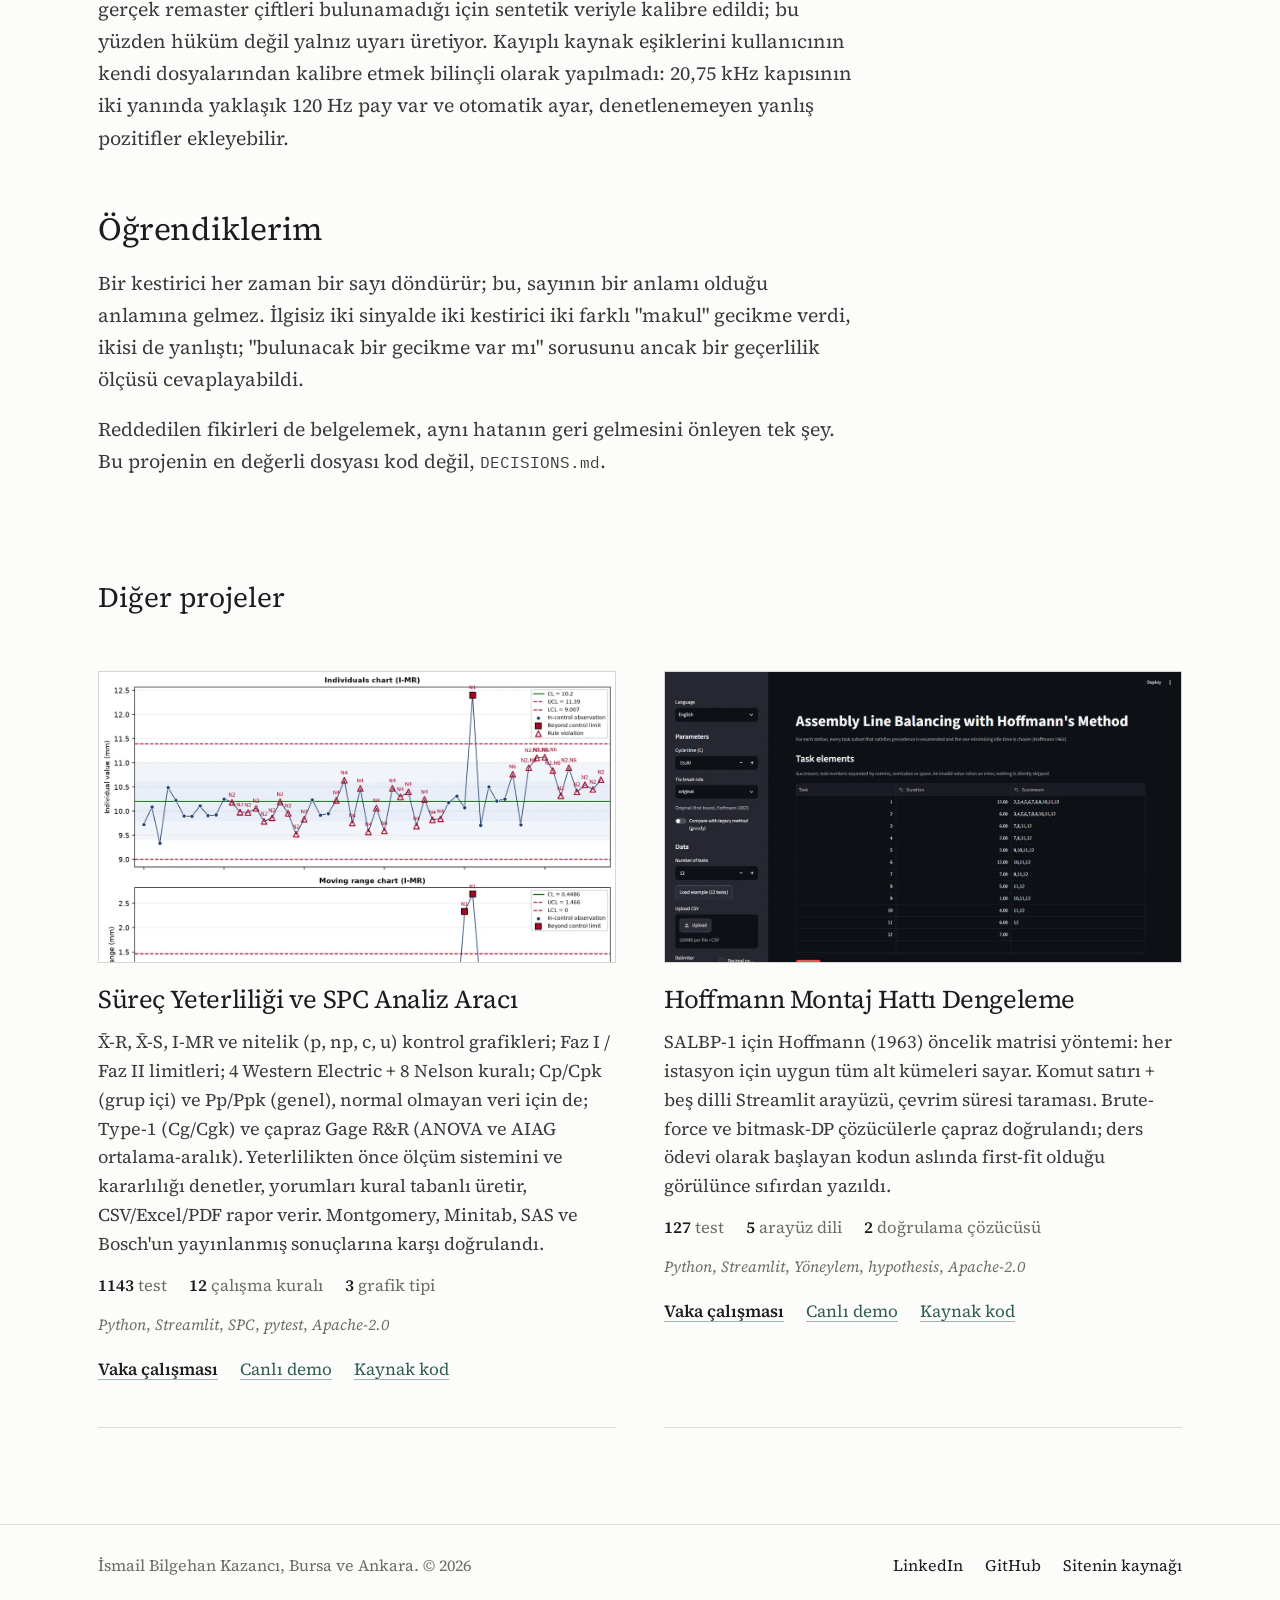
<file: projeler/codecdelta/index.html>
<!DOCTYPE html>
<html lang="tr">
<head>
  <meta charset="utf-8">
  <meta name="viewport" content="width=device-width, initial-scale=1">
  <title data-tr="CodecDelta — Ses Kodlama Farkı Analizi · İsmail Bilgehan Kazancı" data-en="CodecDelta — Audio Codec Delta Analysis · İsmail Bilgehan Kazancı">CodecDelta — Ses Kodlama Farkı Analizi · İsmail Bilgehan Kazancı</title>
  <meta name="description" content="Kayıplı bir kodlayıcının kayda ne yaptığını ölçen Windows uygulaması: örnek-altı hizalama, bant bant S/N, kör ABX testi, kodlama, kütüphane taraması, paylaşılabilir rapor. v1.0.0, 617 test, mypy --strict, GPL-3.0.">
  <meta name="author" content="İsmail Bilgehan Kazancı">
  <link rel="canonical" href="https://dailydana.github.io/projeler/codecdelta/">
  <link rel="alternate" hreflang="tr" href="https://dailydana.github.io/projeler/codecdelta/">
  <link rel="alternate" hreflang="en" href="https://dailydana.github.io/projeler/codecdelta/?lang=en">
  <link rel="alternate" hreflang="x-default" href="https://dailydana.github.io/projeler/codecdelta/">
  <meta property="og:type" content="article">
  <meta property="og:site_name" content="İsmail Bilgehan Kazancı">
  <meta property="og:title" content="CodecDelta — Audio Codec Delta Analysis · case study">
  <meta property="og:description" content="A Windows app that measures what a lossy encoder did: sub-sample alignment, per-band SNR, blind ABX, encoding, library scan, shareable reports. v1.0.0, 617 tests, every design decision measured and documented.">
  <meta property="og:url" content="https://dailydana.github.io/projeler/codecdelta/">
  <meta property="og:image" content="https://dailydana.github.io/projeler/codecdelta/og.png">
  <meta property="og:image:width" content="1200">
  <meta property="og:image:height" content="630">
  <meta property="og:image:alt" content="CodecDelta — Audio Codec Delta Analysis">
  <meta property="og:locale" content="tr_TR">
  <meta property="og:locale:alternate" content="en_US">
  <meta name="twitter:card" content="summary_large_image">
  <meta name="theme-color" content="#FCFCFA">
  <link rel="icon" href="/assets/img/favicon.svg" type="image/svg+xml">
  <link rel="apple-touch-icon" href="/assets/img/apple-touch-icon.png">
  <link rel="preload" href="/assets/fonts/source-serif-4-latin-wght-normal.woff2" as="font" type="font/woff2" crossorigin>
  <script>
    (function(){var d=document.documentElement;d.classList.add('js');try{var q=new URLSearchParams(location.search).get('lang'),l=q||localStorage.getItem('lang');if(l==='en'||l==='tr'){d.lang=l;if(q)localStorage.setItem('lang',l);}var t=localStorage.getItem('theme');if(t!=='light'&&t!=='dark')t=matchMedia('(prefers-color-scheme: dark)').matches?'dark':'light';d.dataset.theme=t;}catch(e){d.dataset.theme='light';}})();
  </script>
  <link rel="stylesheet" href="/assets/css/style.css">
  <script type="application/ld+json">
  {
    "@context": "https://schema.org",
    "@type": "SoftwareSourceCode",
    "name": "CodecDelta",
    "description": "Windows application that measures what a lossy encoder did to a recording: sub-sample alignment, per-band SNR, blind ABX testing, encoding, library scanning and shareable reports.",
    "softwareVersion": "1.0.0",
    "codeRepository": "https://github.com/DailyDana/CodecDelta",
    "programmingLanguage": "Python",
    "license": "https://www.gnu.org/licenses/gpl-3.0.html",
    "url": "https://dailydana.github.io/projeler/codecdelta/",
    "image": "https://dailydana.github.io/projeler/codecdelta/og.png",
    "author": { "@type": "Person", "name": "İsmail Bilgehan Kazancı", "url": "https://dailydana.github.io/" }
  }
  </script>
</head>
<body>

<a class="skip" href="#icerik"><span data-lang="tr" lang="tr">İçeriğe geç</span><span data-lang="en" lang="en">Skip to content</span></a>

<!-- chrome:nav -->
<header class="nav" id="nav">
  <div class="wrap nav-inner">
    <a href="/" class="brand" aria-label="İsmail Bilgehan Kazancı · ana sayfa" data-aria="aria.brand">
      <span class="brand-name">İsmail Bilgehan Kazancı</span>
    </a>
    <div class="nav-right">
      <nav class="nav-links" id="navLinks" aria-label="Ana menü" data-aria="aria.menu">
        <a href="/#hakkimda" data-nav><span data-lang="tr" lang="tr">Hakkımda</span><span data-lang="en" lang="en">About</span></a>
        <a href="/#projeler" data-nav><span data-lang="tr" lang="tr">Projeler</span><span data-lang="en" lang="en">Projects</span></a>
        <a href="/#beceriler" data-nav><span data-lang="tr" lang="tr">Beceriler</span><span data-lang="en" lang="en">Skills</span></a>
        <a href="/#deneyim" data-nav><span data-lang="tr" lang="tr">Deneyim</span><span data-lang="en" lang="en">Experience</span></a>
        <a href="/#iletisim" data-nav><span data-lang="tr" lang="tr">İletişim</span><span data-lang="en" lang="en">Contact</span></a>
      </nav>
      <div class="toggles">
        <div class="lang" role="group" aria-label="Dil / Language">
          <button type="button" data-lang-set="tr" aria-pressed="true" lang="tr">TR</button>
          <button type="button" data-lang-set="en" aria-pressed="false" lang="en">EN</button>
        </div>
        <button type="button" class="theme" id="themeToggle" aria-pressed="false" aria-label="Koyu temaya geç">
          <svg class="i-moon" viewBox="0 0 24 24" aria-hidden="true"><path d="M21 12.8A9 9 0 1 1 11.2 3a7 7 0 0 0 9.8 9.8Z"/></svg>
          <svg class="i-sun" viewBox="0 0 24 24" aria-hidden="true"><circle cx="12" cy="12" r="4"/><path d="M12 2v2M12 20v2M4.9 4.9l1.4 1.4M17.7 17.7l1.4 1.4M2 12h2M20 12h2M4.9 19.1l1.4-1.4M17.7 6.3l1.4-1.4"/></svg>
        </button>
      </div>
      <button class="nav-toggle" id="navToggle" aria-label="Menüyü aç" aria-expanded="false" aria-controls="navLinks">
        <span></span><span></span>
      </button>
    </div>
  </div>
</header>
<!-- /chrome:nav -->

<main id="icerik">
  <article class="case">
    <div class="wrap">
      <nav class="crumb" aria-label="Sayfa yolu" data-aria="aria.crumb"><a href="/#projeler"><span data-lang="tr" lang="tr">Tüm projeler</span><span data-lang="en" lang="en">All projects</span></a></nav>

      <header class="case-head">
        <h1 class="case-title"><span data-lang="tr" lang="tr">CodecDelta — Ses Kodlama Farkı Analizi</span><span data-lang="en" lang="en">CodecDelta — Audio Codec Delta Analysis</span></h1>
        <p class="case-lead"><span data-lang="tr" lang="tr">Kayıplı bir kodlayıcının kayda ne yaptığını ölçen Windows uygulaması. Aynı kaydın iki kodlamasını örnek-altı hassasiyetle hizalayıp karşılaştırır, farkın duyulup duyulmadığını kör ABX testiyle sorar ve tek bir dosyadan "bu FLAC gerçekten kayıpsız mı" sorusuna cevap arar. Asıl değeri özellik listesi değil, ölçülerek alınan ve reddedilen kararların kaydı.</span><span data-lang="en" lang="en">A Windows application that measures what a lossy encoder did to a recording. It aligns two encodes of the same material to sub-sample accuracy, asks with a blind ABX test whether the difference is audible, and checks from a single file whether a FLAC is really lossless. Its real value is not the feature list but the record of decisions taken, and rejected, by measurement.</span></p>
        <div class="case-tags"><span class="chip">Python 3.14</span><span class="chip">numpy</span><span class="chip">PyQt6</span><span class="chip">ffmpeg · ffprobe</span><span class="chip">pytest</span><span class="chip">mypy --strict</span><span class="chip">GPL-3.0</span></div>
        <dl class="case-metrics">
          <div><dt><span data-lang="tr" lang="tr">Test</span><span data-lang="en" lang="en">Tests</span></dt><dd>617</dd></div>
          <div><dt><span data-lang="tr" lang="tr">Sürüm</span><span data-lang="en" lang="en">Release</span></dt><dd>v1.0.0</dd></div>
          <div><dt><span data-lang="tr" lang="tr">Denetim</span><span data-lang="en" lang="en">Audit</span></dt><dd>12.600 <span data-lang="tr" lang="tr">deneme</span><span data-lang="en" lang="en">trials</span></dd></div>
          <div><dt><span data-lang="tr" lang="tr">Kodlayıcı</span><span data-lang="en" lang="en">Encoders</span></dt><dd>12</dd></div>
        </dl>
        <div class="case-actions">
          <a class="btn btn-accent" href="https://github.com/DailyDana/CodecDelta" target="_blank" rel="noopener"><span data-lang="tr" lang="tr">Kaynak kod</span><span data-lang="en" lang="en">Source code</span></a>
          <a class="btn btn-line" href="https://github.com/DailyDana/CodecDelta/blob/main/docs/DECISIONS.md" target="_blank" rel="noopener">DECISIONS.md</a>
        </div>
      </header>

      <figure class="case-hero">
        <img src="/assets/img/projects/codecdelta-rapor.webp" width="920" height="1470" alt="CodecDelta karşılaştırma raporu: hüküm, özet tablosu ve bant bant S/N grafiği" fetchpriority="high">
        <figcaption><span data-lang="tr" lang="tr">Uygulamanın ürettiği paylaşılabilir HTML rapor: FLAC ile aynı kaydın 64 kbps Opus kodlaması karşılaştırılmış. Hizalama, seviye, codec S/N ve bant bant fark; dosya yolları ve kullanıcı adları rapordan otomatik çıkarılır.</span><span data-lang="en" lang="en">The shareable HTML report produced by the app: a FLAC compared with a 64 kbps Opus encode of the same recording. Alignment, level, codec SNR and per-band difference; file paths and user names are removed automatically.</span></figcaption>
      </figure>

      <div class="case-body">
        <section>
          <h2 data-no="01"><span data-lang="tr" lang="tr">Problem</span><span data-lang="en" lang="en">Problem</span></h2>
          <div data-lang="tr" lang="tr">
            <p>FLAC ile Opus, orijinal ile YouTube kopyası, MP3 ile AAC: ne kadar bilgi kayboldu, spektrumun neresinde, duyulur mu? Ve referans olmadan, tek dosyadan: bu FLAC gerçekten kayıpsız mı, yoksa kayıplı bir kaynaktan dönüştürülmüş mü?</p>
            <p>Bu analizi <code>ffprobe</code>, ffmpeg filtreleri ve tek seferlik betiklerle elle yapıyordum. Tekrarlanabilir değildi ve video girdisini kaldıramıyordu. Hedef: örnek-altı hassasiyetle hizalayan, kararlarını ölçümle veren ve "fark yok" demeyi asla başarısız bir testten türetmeyen bir araç.</p>
          </div>
          <div data-lang="en" lang="en">
            <p>FLAC against Opus, an original against a YouTube rip, MP3 against AAC: how much information was lost, where in the spectrum, and is it audible? And with no reference, from a single file: is this FLAC really lossless, or a transcode from a lossy source?</p>
            <p>I used to do this by hand with <code>ffprobe</code>, ffmpeg filters and one-off scripts. It was not repeatable and could not take video input. The goal: a tool that aligns to sub-sample accuracy, decides by measurement, and never derives "no difference" from a failed test.</p>
          </div>
        </section>

        <section>
          <h2 data-no="02"><span data-lang="tr" lang="tr">Yaklaşım</span><span data-lang="en" lang="en">Approach</span></h2>
          <div data-lang="tr" lang="tr">
            <ul>
              <li><strong>Dört sekmeli uygulama.</strong> <em>Analiz</em> iki dosyayı karşılaştırır ya da tek dosyayı doğrular; <em>Kodlama</em> ffmpeg yapısından bulunan 12 kodlayıcıyla kodlayıp hemen karşılaştırır ve 96–256 kbps arasında bit hızı taraması yapar; <em>ABX</em> hizalanmış, seviyesi eşitlenmiş, tıklamasız (8 ms çapraz geçiş) kör test yürütür; <em>Kütüphane taraması</em> bir klasörü kaldığı yerden devam edebilen önbellekle tarar ve CSV verir. Arayüz Türkçe ve İngilizce.</li>
              <li><strong>Paylaşılabilir rapor.</strong> Tek dosyalık HTML, grafikler satır içi SVG, açık/koyu tema. Yazılmadan önce yol, kullanıcı ve bilgisayar adı için denetlenir; sızıntı bulunursa dosya hiç yazılmaz.</li>
              <li><strong>Kurulum.</strong> Kullanıcı başına kurulum (yönetici yetkisi gerekmez), ffmpeg indirme betiği özetini ve soxr desteğini doğrular. CI temiz bir makinede paketi derler ve duman testinden geçmeyen yapıyı paketlemez.</li>
              <li><strong>Aşağıdan yukarı motor.</strong> <code>core/</code> (ffmpeg keşfi, PCM akışı, ffprobe, gizlilik temizliği, ABX istatistiği) → <code>bitstream/</code> (Ogg örneklenmiş CRC, Opus TOC, Vorbis, FLAC MD5, MP3 Xing/LAME) → <code>dsp/</code> ve <code>align/</code> (alt-örnek gecikme kestirimi ve geçerlilik ölçüsü). Motor katmanı Qt import etmez; bir test bunu kilitler.</li>
              <li><strong>Sözleşme koddan önce.</strong> Hizalama çekirdeğinin spesifikasyonu (<code>docs/SPEC-alignment.md</code>) kod yazılmadan yazıldı.</li>
              <li><strong>Video girdisi bedava.</strong> Video akışı hiç decode edilmez; 20 GB'lık bir konser MKV'si yalnız ses parçası kadar maliyet çıkarır. 684 sn'lik gerçek bir YouTube m4a'da probe + decode 1242× gerçek zaman ölçüldü.</li>
              <li><strong>Bilinçli eksikler.</strong> scipy ve matplotlib yok (FFT bütçenin %1'i; çizim numpy → QImage ve elle SVG). AAC bit akışı ayrıştırıcısı yazılmadı: ffprobe zaten <code>mp4a.40.2</code> nesne tipini veriyor, ayrıştırıcı sıfıra yakın bilgi ekleyecekti.</li>
              <li><strong>Kalite kapısı.</strong> Her turda <code>ruff</code> + <code>ruff format</code> + <code>mypy --strict</code> + <code>pytest</code> yeşil olmadan commit yok; Windows CI ilk commit'ten beri.</li>
            </ul>
          </div>
          <div data-lang="en" lang="en">
            <ul>
              <li><strong>A four-tab application.</strong> <em>Analyze</em> compares two files or verifies one; <em>Encode</em> encodes with the 12 codecs found in the ffmpeg build, compares immediately and sweeps bitrates from 96 to 256 kbps; <em>ABX</em> runs an aligned, level-matched, click-free (8 ms crossfade) blind test; <em>Library scan</em> checks a whole folder with a resumable cache and exports CSV. UI in English and Turkish.</li>
              <li><strong>Shareable reports.</strong> A single self-contained HTML file, charts as inline SVG, light and dark. Before writing, it is audited for paths, user and machine names; if anything leaks, the file is not written.</li>
              <li><strong>Packaging.</strong> Per-user install (no administrator rights); the ffmpeg download script checks the digest and soxr support. CI builds the package on a clean machine and refuses to zip a build that fails its smoke test.</li>
              <li><strong>Bottom-up engine.</strong> <code>core/</code> (ffmpeg discovery, PCM streaming, ffprobe, privacy scrubbing, ABX statistics) → <code>bitstream/</code> (Ogg with sampled CRC, Opus TOC, Vorbis, FLAC MD5, MP3 Xing/LAME) → <code>dsp/</code> and <code>align/</code> (sub-sample delay estimation and a validity measure). The engine layer never imports Qt; a test locks that.</li>
              <li><strong>Contract before code.</strong> The alignment core's specification (<code>docs/SPEC-alignment.md</code>) was written before the code it describes.</li>
              <li><strong>Video input for free.</strong> The video stream is never decoded; a 20 GB concert MKV costs the same as its audio track alone. Probe + decode measured at 1242× realtime on a real 684 s YouTube m4a.</li>
              <li><strong>Deliberate omissions.</strong> No scipy, no matplotlib (FFT is 1% of the budget; plots go through numpy → QImage and hand-written SVG). No AAC bitstream parser: ffprobe already reports the <code>mp4a.40.2</code> object type, so a parser would add almost nothing.</li>
              <li><strong>Quality gate.</strong> No commit without <code>ruff</code> + <code>ruff format</code> + <code>mypy --strict</code> + <code>pytest</code> green; Windows CI since the first commit.</li>
            </ul>
          </div>
        </section>

        <section>
          <h2 data-no="03"><span data-lang="tr" lang="tr">Kanıt izi</span><span data-lang="en" lang="en">Evidence trail</span></h2>
          <div data-lang="tr" lang="tr">
            <p>Makul görünen fikirler uygulandı, ölçüldü ve ölçüm aksini söyleyince kaldırıldı. Her biri <code>docs/DECISIONS.md</code>'de sayılarıyla kayıtlı; bir kısmı geri gelmesin diye testle kilitli.</p>
            <table>
              <thead><tr><th>Karar</th><th>Ölçüm</th></tr></thead>
              <tbody>
                <tr><td>ffmpeg borusundan <code>readinto</code>, asla <code>read(n)</code></td><td class="num">117,6 s → <b>2,1 s</b> (57×, 211 MB akış)</td></tr>
                <tr><td>Alt-örnek gecikme: faz eğimi yerine artık araması</td><td class="num">gerçek müzik + lowpass: <b>%79,17 → %0,00</b> hata</td></tr>
                <tr><td>Gerçek FLAC vs Opus/MP3/AAC/Vorbis çiftleri</td><td class="num">faz eğimi 6/6 başarısız → artık araması <b>0/6</b></td></tr>
                <tr><td>Ogg CRC örnekleme (ilk 16 sayfa + her 64.)</td><td class="num">1393 ms → <b>137 ms</b>, aynı sonuç</td></tr>
                <tr><td>Geçerlilik ölçüsü, ikinci kestirici değil</td><td class="num">2,4 ms (alternatifler 8,0 / 23,0 ms)</td></tr>
                <tr><td>soxr yeniden örnekleme, cutoff açıkça 0,99</td><td class="num">varsayılan 21,5 kHz'de <b>−30,4 dB</b> bastırıyordu</td></tr>
                <tr><td>ABX gücü n = 16</td><td class="num">plan 0,45 sanıyordu, gerçek <b>0,630</b>; %80 güç n ≈ 26</td></tr>
                <tr><td>Kaba hizalama: örtüşme sayısı yerine Pearson</td><td class="num">40 tohumda 20/40 → <b>40/40</b> doğru</td></tr>
                <tr><td><code>ffmpeg -ss</code> her formatta örnek-doğru değil</td><td class="num">M4A/AAC'de <b>70–820</b> örnek sapma; yalnız ölçülenler hızlı yoldan</td></tr>
                <tr><td>Yeniden örnekleme zinciri kayan noktada</td><td class="num">16-bit ara adım: 81 dB → <b>148 dB</b></td></tr>
                <tr><td>Hüküm mutlak NMR'ye değil, kullanıcının referansından kurulan merdivene dayanır</td><td class="num">tek bir tonalite seçimi NMR'yi <b>15 dB</b> oynatıyor</td></tr>
              </tbody>
            </table>
            <p>Faz eğiminin çöküşünün kök nedeni gürültü değil <code>np.unwrap</code>: banttaki tek bir düşük genlikli bin 2π dal değişimi yapıp sonraki tüm binlere taşıyor. Tonal müzik seyrek spektrumludur (en büyük %1 bin ağırlığın %78,6'sını taşıyor), bu yüzden sonsuz S/N'de bile çöküyor. Düşük binleri filtrelemek denendi ve reddedildi: spektral dropout'ta 150–400 örneklik hata veriyor.</p>
            <p><strong>Kaldırılan sezgiseller:</strong> FLAC blok boyutu kodlayıcıyı belirlemez (aynı ffmpeg 1024, 4096 ve 4608 üretti); ffmpeg gerçek LAME etiketi yazmaz (+9..+20 alanları sıfır, sıfır "0 Hz'de kesilmiş" diye okunmaz); tepe keskinliği geçerli/geçersizi ayırmaz (aralıklar tamamen örtüşüyor, korelasyon ayırıyor); plandaki dönüştürme sezgisellerinin bir kısmı tersti (9 CD parçası ve 117 dönüştürmede ayırt eden tek işaret çerçeve başına kesim frekansının medyanı çıktı).</p>
          </div>
          <div data-lang="en" lang="en">
            <p>Plausible ideas were implemented, measured and removed when the measurement disagreed. Each is recorded in <code>docs/DECISIONS.md</code> with its numbers; several are locked by tests so they cannot come back.</p>
            <table>
              <thead><tr><th>Decision</th><th>Measurement</th></tr></thead>
              <tbody>
                <tr><td><code>readinto</code> on the ffmpeg pipe, never <code>read(n)</code></td><td class="num">117.6 s → <b>2.1 s</b> (57×, 211 MB stream)</td></tr>
                <tr><td>Sub-sample delay: residual search instead of phase slope</td><td class="num">real music + lowpass: <b>79.17% → 0.00%</b> failures</td></tr>
                <tr><td>Real FLAC vs Opus/MP3/AAC/Vorbis pairs</td><td class="num">phase slope failed 6/6 → residual search <b>0/6</b></td></tr>
                <tr><td>Ogg CRC sampling (first 16 pages + every 64th)</td><td class="num">1393 ms → <b>137 ms</b>, identical results</td></tr>
                <tr><td>A validity measure, not a second estimator</td><td class="num">2.4 ms (alternatives 8.0 / 23.0 ms)</td></tr>
                <tr><td>soxr resampling with an explicit 0.99 cutoff</td><td class="num">default attenuated <b>−30.4 dB</b> at 21.5 kHz</td></tr>
                <tr><td>ABX power at n = 16</td><td class="num">plan assumed 0.45, actual <b>0.630</b>; 80% power at n ≈ 26</td></tr>
                <tr><td>Coarse alignment: Pearson instead of overlap count</td><td class="num">40 seeds: 20/40 → <b>40/40</b> correct</td></tr>
                <tr><td><code>ffmpeg -ss</code> is not sample-accurate on every format</td><td class="num"><b>70–820</b> samples off on M4A/AAC; only measured formats take the fast path</td></tr>
                <tr><td>Resampling chain forced to floating point</td><td class="num">16-bit midway step: 81 dB → <b>148 dB</b></td></tr>
                <tr><td>Verdict rests on a ladder built from the user's reference, not absolute NMR</td><td class="num">one tonality choice moves NMR by <b>15 dB</b></td></tr>
              </tbody>
            </table>
            <p>The root cause of the phase-slope failure is not noise but <code>np.unwrap</code>: a single low-magnitude bin flips the branch by 2π and every subsequent bin inherits the offset. Tonal music is sparse (the top 1% of bins carry 78.6% of the fit weight), so it fails even at infinite SNR. Filtering low bins before unwrapping was tried and rejected: under spectral dropout it produces 150–400-sample errors.</p>
            <p><strong>Removed heuristics:</strong> FLAC blocksize does not identify an encoder (the same ffmpeg produced 1024, 4096 and 4608); ffmpeg does not write a real LAME tag (fields +9..+20 are zero, and zero must never be read as "cut at 0 Hz"); peak sharpness does not separate valid from invalid (the ranges overlap completely; correlation does the job); some of the plan's transcode heuristics were backwards (on 9 CD tracks and 117 transcodes, the only clean separator was the median per-frame cutoff).</p>
          </div>
        </section>

        <section>
          <h2 data-no="04"><span data-lang="tr" lang="tr">Henüz doğrulanmayanlar</span><span data-lang="en" lang="en">Not verified yet</span></h2>
          <div data-lang="tr" lang="tr">
            <p>v1.0.0 çalışıyor, ama her şey kanıtlanmış değil; deponun README'si bunları açıkça listeliyor. ABX testi henüz kulakla denenmedi ve Bluetooth üzerinden çalma (tampon boşalmaları testi bozabilir) ölçülmedi. "Farklı master" sınıfı gerçek remaster çiftleri bulunamadığı için sentetik veriyle kalibre edildi; bu yüzden hüküm değil yalnız uyarı üretiyor. Kayıplı kaynak eşiklerini kullanıcının kendi dosyalarından kalibre etmek bilinçli olarak yapılmadı: 20,75 kHz kapısının iki yanında yaklaşık 120 Hz pay var ve otomatik ayar, denetlenemeyen yanlış pozitifler ekleyebilir.</p>
          </div>
          <div data-lang="en" lang="en">
            <p>v1.0.0 works, but not everything is proven; the repository README lists these openly. The ABX test has not yet been tried by ear, and playback over Bluetooth (where buffer underruns could spoil a test) has not been measured. The "different master" class was calibrated on synthetic data because no real remaster pairs were available, so it produces a warning rather than a verdict. Calibrating the lossy-source thresholds from the user's own files was deliberately not built: the margin is about 120 Hz either side of the 20.75 kHz gate, and an automatic adjustment could add false positives with no way to check them.</p>
          </div>
        </section>

        <section>
          <h2 data-no="05"><span data-lang="tr" lang="tr">Öğrendiklerim</span><span data-lang="en" lang="en">What I learned</span></h2>
          <div data-lang="tr" lang="tr">
            <p>Bir kestirici her zaman bir sayı döndürür; bu, sayının bir anlamı olduğu anlamına gelmez. İlgisiz iki sinyalde iki kestirici iki farklı "makul" gecikme verdi, ikisi de yanlıştı; "bulunacak bir gecikme var mı" sorusunu ancak bir geçerlilik ölçüsü cevaplayabildi.</p>
            <p>Reddedilen fikirleri de belgelemek, aynı hatanın geri gelmesini önleyen tek şey. Bu projenin en değerli dosyası kod değil, <code>DECISIONS.md</code>.</p>
          </div>
          <div data-lang="en" lang="en">
            <p>An estimator always returns a number; that does not mean the number means anything. On two unrelated signals, two estimators returned two different "plausible" delays, both wrong; only a validity measure could answer whether there was a delay to find at all.</p>
            <p>Documenting rejected ideas is the only thing that stops the same mistake from returning. The most valuable file in this project is not code, it is <code>DECISIONS.md</code>.</p>
          </div>
        </section>
      </div>

      <section class="related">
        <h2 class="related-title"><span data-lang="tr" lang="tr">Diğer projeler</span><span data-lang="en" lang="en">Other projects</span></h2>
        <div class="projects-grid-2" id="related" data-exclude="codecdelta"><!-- static:related --><article class="card card-medium" id="p-spc-analyzer">
        <div class="card-media"><img src="/assets/img/projects/spc-analyzer.webp" width="1200" height="898" loading="lazy" decoding="async" alt="I-MR kontrol grafiği çıktısı" data-alt-tr="I-MR kontrol grafiği çıktısı" data-alt-en="I-MR control chart output"></div>
        <div class="card-body">
          <h3><a href="/projeler/spc-analyzer/"><span data-lang="tr" lang="tr">Süreç Yeterliliği ve SPC Analiz Aracı</span><span data-lang="en" lang="en">Process Capability &amp; SPC Analyzer</span></a></h3>
          <p><span data-lang="tr" lang="tr">X̄-R, X̄-S, I-MR ve nitelik (p, np, c, u) kontrol grafikleri; Faz I / Faz II limitleri; 4 Western Electric + 8 Nelson kuralı; Cp/Cpk (grup içi) ve Pp/Ppk (genel), normal olmayan veri için de; Type-1 (Cg/Cgk) ve çapraz Gage R&amp;R (ANOVA ve AIAG ortalama-aralık). Yeterlilikten önce ölçüm sistemini ve kararlılığı denetler, yorumları kural tabanlı üretir, CSV/Excel/PDF rapor verir. Montgomery, Minitab, SAS ve Bosch'un yayınlanmış sonuçlarına karşı doğrulandı.</span><span data-lang="en" lang="en">X̄-R, X̄-S, I-MR and attribute (p, np, c, u) control charts; Phase I / Phase II limits; 4 Western Electric + 8 Nelson rules; Cp/Cpk (within) and Pp/Ppk (overall), also for non-normal data; Type-1 (Cg/Cgk) and crossed Gage R&amp;R (ANOVA and AIAG Average &amp; Range). Checks the measurement system and stability before capability, produces rule-based interpretations and CSV/Excel/PDF reports. Validated against published Montgomery, Minitab, SAS and Bosch results.</span></p>
          <div class="card-metrics"><span class="metric"><b>1143</b><span data-lang="tr" lang="tr">test</span><span data-lang="en" lang="en">tests</span></span><span class="metric"><b>12</b><span data-lang="tr" lang="tr">çalışma kuralı</span><span data-lang="en" lang="en">run rules</span></span><span class="metric"><b>3</b><span data-lang="tr" lang="tr">grafik tipi</span><span data-lang="en" lang="en">chart types</span></span></div>
          <div class="card-tags"><span class="chip">Python</span><span class="chip">Streamlit</span><span class="chip">SPC</span><span class="chip">pytest</span><span class="chip">Apache-2.0</span></div>
          <div class="card-links"><a class="is-muted" href="/projeler/spc-analyzer/"><span data-lang="tr" lang="tr">Vaka çalışması</span><span data-lang="en" lang="en">Case study</span></a><a href="https://spc-analyzer.streamlit.app/" target="_blank" rel="noopener"><span data-lang="tr" lang="tr">Canlı demo</span><span data-lang="en" lang="en">Live demo</span></a><a href="https://github.com/DailyDana/process-capability-analyzer" target="_blank" rel="noopener"><span data-lang="tr" lang="tr">Kaynak kod</span><span data-lang="en" lang="en">Source code</span></a></div>
        </div>
      </article>
      <article class="card card-medium" id="p-hoffmann-line-balancing">
        <div class="card-media"><img src="/assets/img/projects/hoffmann-line-balancing.webp" width="1200" height="1520" loading="lazy" decoding="async" alt="Hat dengeleme Streamlit arayüzü" data-alt-tr="Hat dengeleme Streamlit arayüzü" data-alt-en="Line balancing Streamlit interface"></div>
        <div class="card-body">
          <h3><a href="/projeler/hoffmann-line-balancing/"><span data-lang="tr" lang="tr">Hoffmann Montaj Hattı Dengeleme</span><span data-lang="en" lang="en">Hoffmann Assembly Line Balancing</span></a></h3>
          <p><span data-lang="tr" lang="tr">SALBP-1 için Hoffmann (1963) öncelik matrisi yöntemi: her istasyon için uygun tüm alt kümeleri sayar. Komut satırı + beş dilli Streamlit arayüzü, çevrim süresi taraması. Brute-force ve bitmask-DP çözücülerle çapraz doğrulandı; ders ödevi olarak başlayan kodun aslında first-fit olduğu görülünce sıfırdan yazıldı.</span><span data-lang="en" lang="en">Hoffmann's (1963) precedence-matrix method for SALBP-1: enumerates every feasible subset per station. CLI + five-language Streamlit UI, cycle-time sweep. Cross-checked against brute-force and bitmask-DP solvers; rewritten from scratch after a review showed the original coursework code was first-fit, not Hoffmann.</span></p>
          <div class="card-metrics"><span class="metric"><b>127</b><span data-lang="tr" lang="tr">test</span><span data-lang="en" lang="en">tests</span></span><span class="metric"><b>5</b><span data-lang="tr" lang="tr">arayüz dili</span><span data-lang="en" lang="en">UI languages</span></span><span class="metric"><b>2</b><span data-lang="tr" lang="tr">doğrulama çözücüsü</span><span data-lang="en" lang="en">oracle solvers</span></span></div>
          <div class="card-tags"><span class="chip">Python</span><span class="chip">Streamlit</span><span class="chip"><span data-lang="tr" lang="tr">Yöneylem</span><span data-lang="en" lang="en">Operations research</span></span><span class="chip">hypothesis</span><span class="chip">Apache-2.0</span></div>
          <div class="card-links"><a class="is-muted" href="/projeler/hoffmann-line-balancing/"><span data-lang="tr" lang="tr">Vaka çalışması</span><span data-lang="en" lang="en">Case study</span></a><a href="https://hoffmann-line-balancing.streamlit.app/" target="_blank" rel="noopener"><span data-lang="tr" lang="tr">Canlı demo</span><span data-lang="en" lang="en">Live demo</span></a><a href="https://github.com/DailyDana/hoffmann-line-balancing" target="_blank" rel="noopener"><span data-lang="tr" lang="tr">Kaynak kod</span><span data-lang="en" lang="en">Source code</span></a></div>
        </div>
      </article><!-- /static:related --></div>
      </section>
    </div>
  </article>
</main>

<!-- chrome:footer -->
<footer class="footer">
  <div class="wrap footer-inner">
    <span>İsmail Bilgehan Kazancı, Bursa ve Ankara. © <span id="year">2026</span></span>
    <span class="footer-links">
      <a href="https://www.linkedin.com/in/ismailbilgehankazanci" target="_blank" rel="noopener">LinkedIn</a>
      <a href="https://github.com/DailyDana" target="_blank" rel="noopener">GitHub</a>
      <a href="https://github.com/DailyDana/DailyDana.github.io" target="_blank" rel="noopener"><span data-lang="tr" lang="tr">Sitenin kaynağı</span><span data-lang="en" lang="en">Site source</span></a>
    </span>
  </div>
</footer>
<!-- /chrome:footer -->

<script src="/assets/js/data.js"></script>
<script src="/assets/js/main.js"></script>
<!-- Cloudflare Web Analytics --><script type='module' src='https://static.cloudflareinsights.com/beacon.min.js' data-cf-beacon='{"token": "fa9ce7c9204f44c0bb32274c1430b982"}'></script><!-- End Cloudflare Web Analytics -->
</body>
</html>
</file>
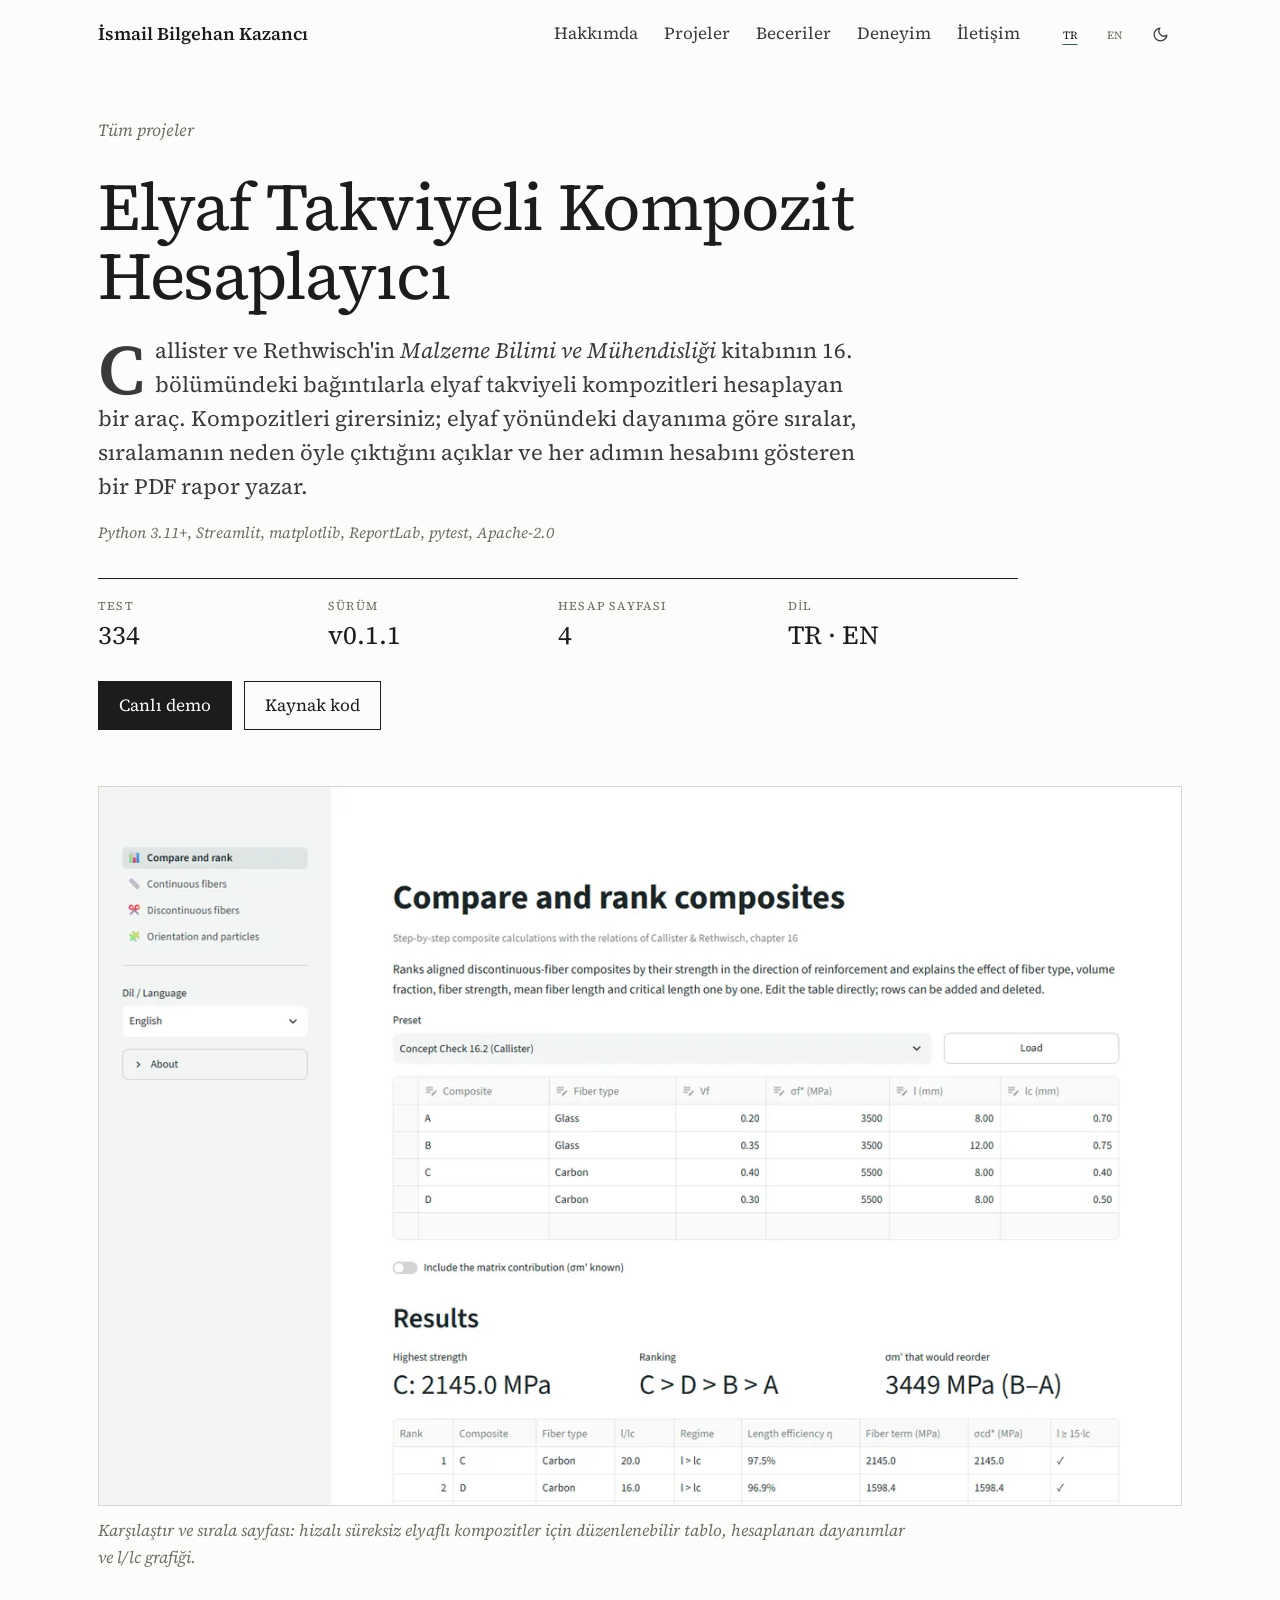
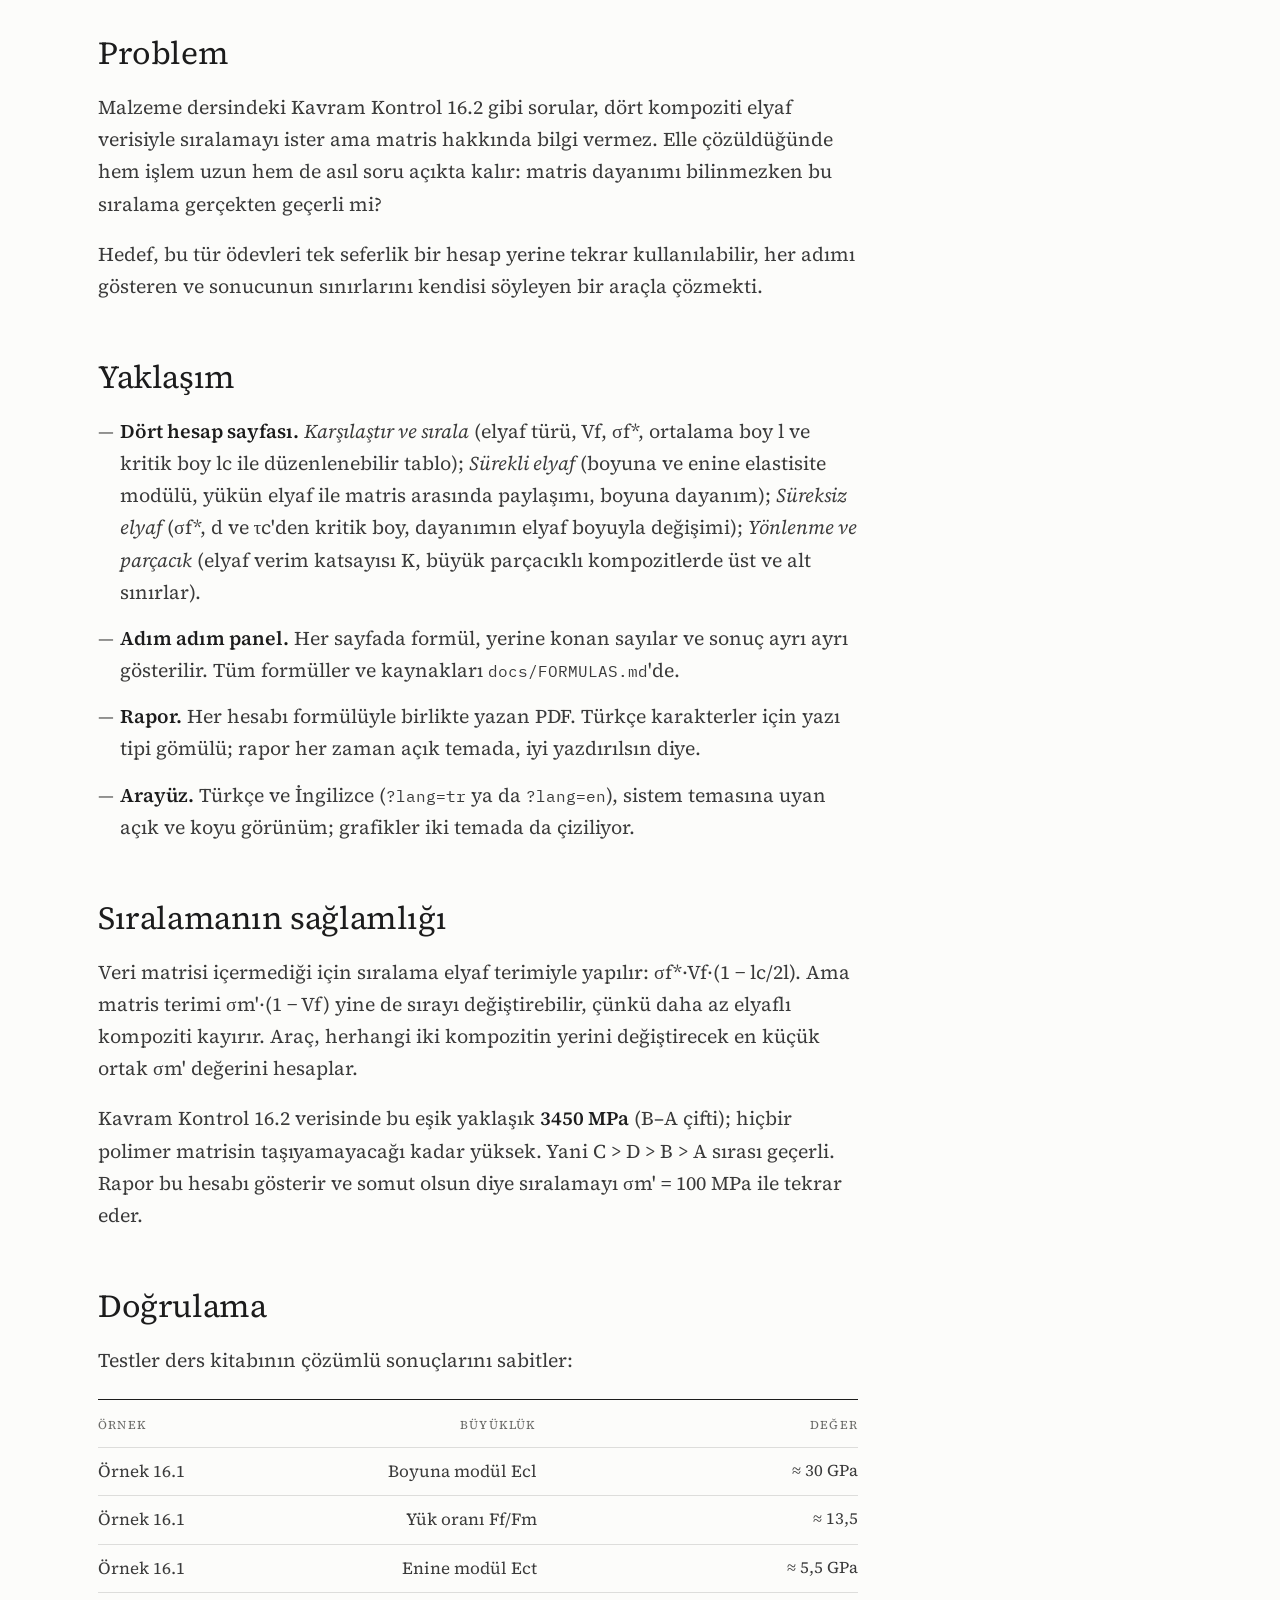
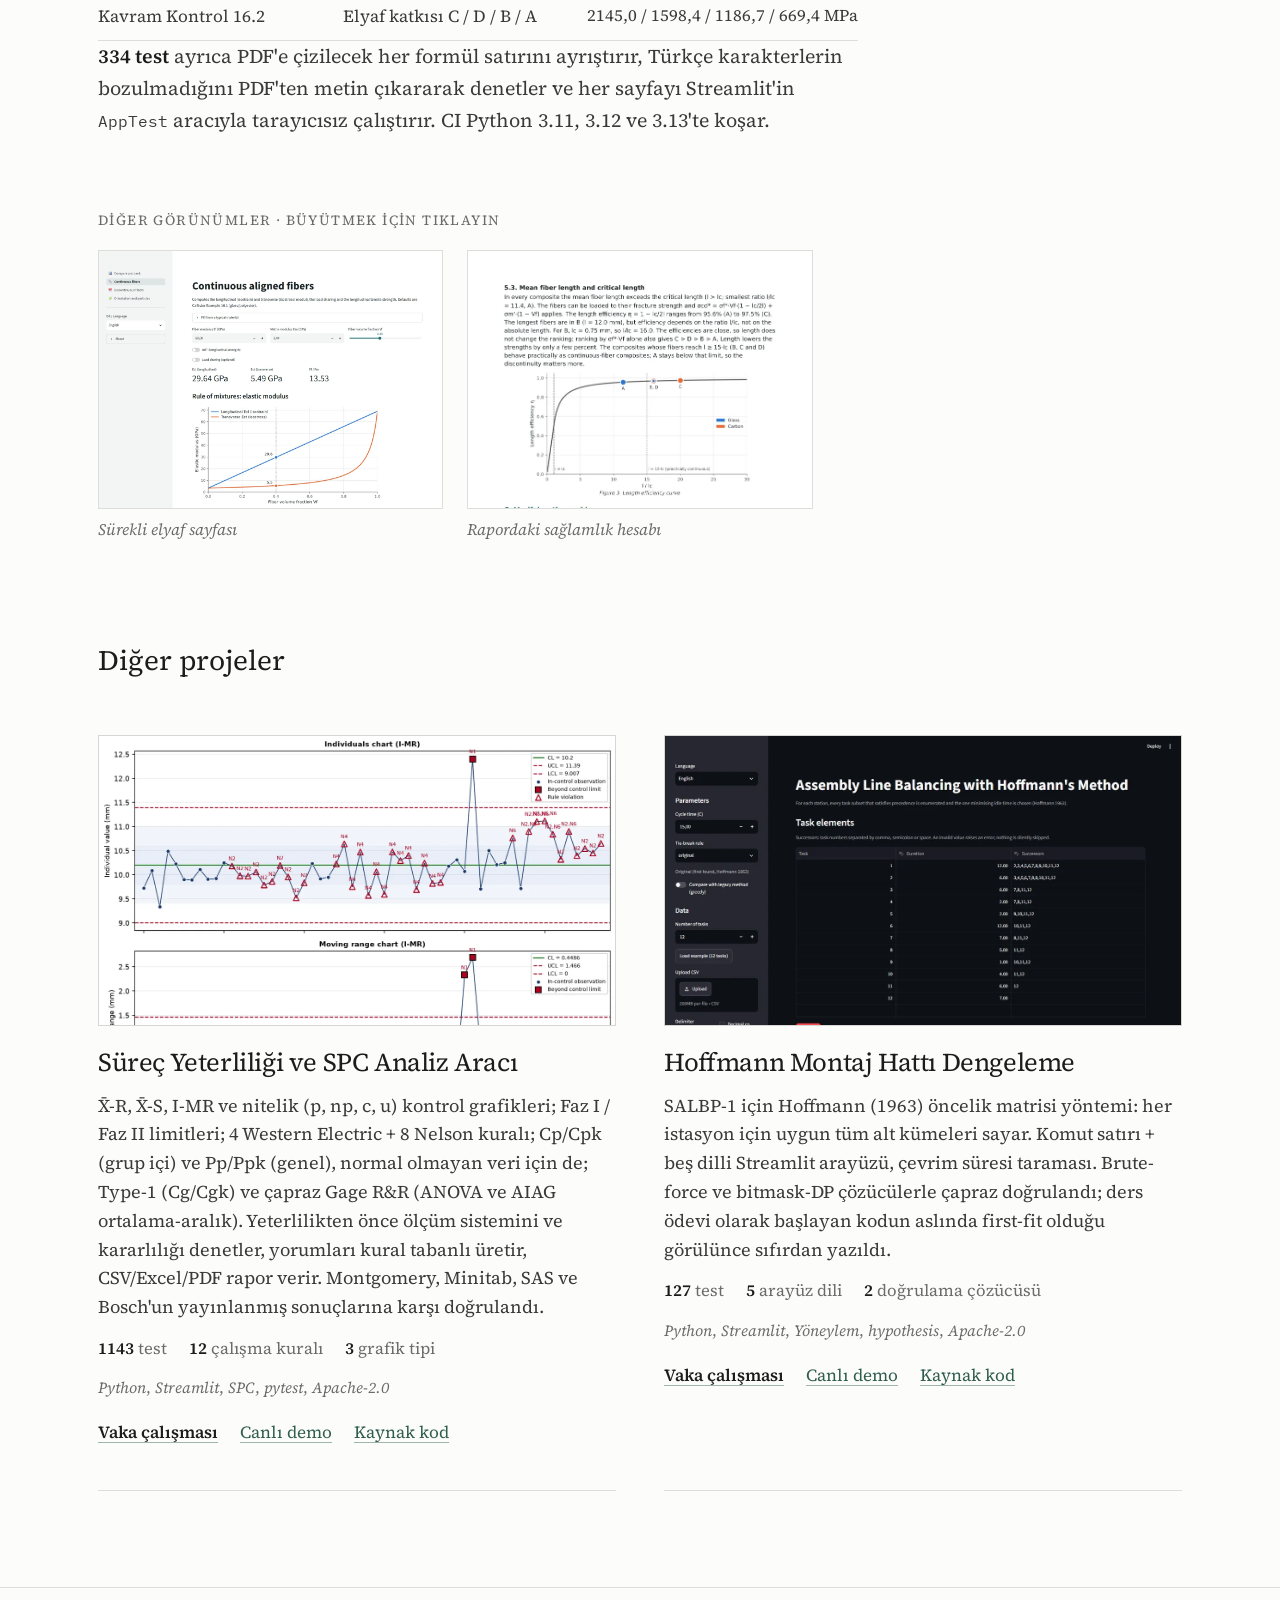
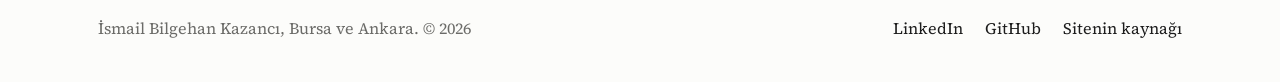
<file: projeler/fiber-composite-calculator/index.html>
<!DOCTYPE html>
<html lang="tr">
<head>
  <meta charset="utf-8">
  <meta name="viewport" content="width=device-width, initial-scale=1">
  <title data-tr="Elyaf Takviyeli Kompozit Hesaplayıcı · İsmail Bilgehan Kazancı" data-en="Fiber Composite Calculator · İsmail Bilgehan Kazancı">Elyaf Takviyeli Kompozit Hesaplayıcı · İsmail Bilgehan Kazancı</title>
  <meta name="description" content="Callister Bölüm 16 bağıntılarıyla elyaf takviyeli kompozitleri hesaplayan ve sıralayan Streamlit aracı: sürekli ve süreksiz elyaf, kritik elyaf boyu, adım adım formül gösteren PDF rapor. 334 test, TR ve EN, canlı demo.">
  <meta name="author" content="İsmail Bilgehan Kazancı">
  <link rel="canonical" href="https://dailydana.github.io/projeler/fiber-composite-calculator/">
  <link rel="alternate" hreflang="tr" href="https://dailydana.github.io/projeler/fiber-composite-calculator/">
  <link rel="alternate" hreflang="en" href="https://dailydana.github.io/projeler/fiber-composite-calculator/?lang=en">
  <link rel="alternate" hreflang="x-default" href="https://dailydana.github.io/projeler/fiber-composite-calculator/">
  <meta property="og:type" content="article">
  <meta property="og:site_name" content="İsmail Bilgehan Kazancı">
  <meta property="og:title" content="Fiber Composite Calculator · vaka çalışması">
  <meta property="og:description" content="Callister Bölüm 16: kompozitleri elyaf yönündeki dayanıma göre sıralar, sıralamanın matris dayanımına karşı sağlamlığını hesaplar, her adımı PDF rapora yazar. 334 test, TR ve EN.">
  <meta property="og:url" content="https://dailydana.github.io/projeler/fiber-composite-calculator/">
  <meta property="og:image" content="https://dailydana.github.io/projeler/fiber-composite-calculator/og.png">
  <meta property="og:image:width" content="1200">
  <meta property="og:image:height" content="630">
  <meta property="og:image:alt" content="Elyaf Takviyeli Kompozit Hesaplayıcı">
  <meta property="og:locale" content="tr_TR">
  <meta property="og:locale:alternate" content="en_US">
  <meta name="twitter:card" content="summary_large_image">
  <meta name="theme-color" content="#FCFCFA">
  <link rel="icon" href="/assets/img/favicon.svg" type="image/svg+xml">
  <link rel="apple-touch-icon" href="/assets/img/apple-touch-icon.png">
  <link rel="preload" href="/assets/fonts/source-serif-4-latin-wght-normal.woff2" as="font" type="font/woff2" crossorigin>
  <script>
    (function(){var d=document.documentElement;d.classList.add('js');try{var q=new URLSearchParams(location.search).get('lang'),l=q||localStorage.getItem('lang');if(l==='en'||l==='tr'){d.lang=l;if(q)localStorage.setItem('lang',l);}var t=localStorage.getItem('theme');if(t!=='light'&&t!=='dark')t=matchMedia('(prefers-color-scheme: dark)').matches?'dark':'light';d.dataset.theme=t;}catch(e){d.dataset.theme='light';}})();
  </script>
  <link rel="stylesheet" href="/assets/css/style.css">
  <script type="application/ld+json">
  {
    "@context": "https://schema.org",
    "@type": "SoftwareSourceCode",
    "name": "fiber-composite-calculator",
    "description": "Calculator for fiber-reinforced composites based on Callister chapter 16: continuous and discontinuous fibers, critical length, ranking with a matrix-strength robustness check, step-by-step PDF reports.",
    "codeRepository": "https://github.com/DailyDana/fiber-composite-calculator",
    "programmingLanguage": "Python",
    "license": "https://www.apache.org/licenses/LICENSE-2.0",
    "softwareVersion": "0.1.1",
    "url": "https://dailydana.github.io/projeler/fiber-composite-calculator/",
    "image": "https://dailydana.github.io/projeler/fiber-composite-calculator/og.png",
    "author": { "@type": "Person", "name": "İsmail Bilgehan Kazancı", "url": "https://dailydana.github.io/" }
  }
  </script>
</head>
<body>

<a class="skip" href="#icerik"><span data-lang="tr" lang="tr">İçeriğe geç</span><span data-lang="en" lang="en">Skip to content</span></a>

<!-- chrome:nav -->
<header class="nav" id="nav">
  <div class="wrap nav-inner">
    <a href="/" class="brand" aria-label="İsmail Bilgehan Kazancı · ana sayfa" data-aria="aria.brand">
      <span class="brand-name">İsmail Bilgehan Kazancı</span>
    </a>
    <div class="nav-right">
      <nav class="nav-links" id="navLinks" aria-label="Ana menü" data-aria="aria.menu">
        <a href="/#hakkimda" data-nav><span data-lang="tr" lang="tr">Hakkımda</span><span data-lang="en" lang="en">About</span></a>
        <a href="/#projeler" data-nav><span data-lang="tr" lang="tr">Projeler</span><span data-lang="en" lang="en">Projects</span></a>
        <a href="/#beceriler" data-nav><span data-lang="tr" lang="tr">Beceriler</span><span data-lang="en" lang="en">Skills</span></a>
        <a href="/#deneyim" data-nav><span data-lang="tr" lang="tr">Deneyim</span><span data-lang="en" lang="en">Experience</span></a>
        <a href="/#iletisim" data-nav><span data-lang="tr" lang="tr">İletişim</span><span data-lang="en" lang="en">Contact</span></a>
      </nav>
      <div class="toggles">
        <div class="lang" role="group" aria-label="Dil / Language">
          <button type="button" data-lang-set="tr" aria-pressed="true" lang="tr">TR</button>
          <button type="button" data-lang-set="en" aria-pressed="false" lang="en">EN</button>
        </div>
        <button type="button" class="theme" id="themeToggle" aria-pressed="false" aria-label="Koyu temaya geç">
          <svg class="i-moon" viewBox="0 0 24 24" aria-hidden="true"><path d="M21 12.8A9 9 0 1 1 11.2 3a7 7 0 0 0 9.8 9.8Z"/></svg>
          <svg class="i-sun" viewBox="0 0 24 24" aria-hidden="true"><circle cx="12" cy="12" r="4"/><path d="M12 2v2M12 20v2M4.9 4.9l1.4 1.4M17.7 17.7l1.4 1.4M2 12h2M20 12h2M4.9 19.1l1.4-1.4M17.7 6.3l1.4-1.4"/></svg>
        </button>
      </div>
      <button class="nav-toggle" id="navToggle" aria-label="Menüyü aç" aria-expanded="false" aria-controls="navLinks">
        <span></span><span></span>
      </button>
    </div>
  </div>
</header>
<!-- /chrome:nav -->

<main id="icerik">
  <article class="case">
    <div class="wrap">
      <nav class="crumb" aria-label="Sayfa yolu" data-aria="aria.crumb"><a href="/#projeler"><span data-lang="tr" lang="tr">Tüm projeler</span><span data-lang="en" lang="en">All projects</span></a></nav>

      <header class="case-head">
        <h1 class="case-title"><span data-lang="tr" lang="tr">Elyaf Takviyeli Kompozit Hesaplayıcı</span><span data-lang="en" lang="en">Fiber Composite Calculator</span></h1>
        <p class="case-lead"><span data-lang="tr" lang="tr">Callister ve Rethwisch'in <em>Malzeme Bilimi ve Mühendisliği</em> kitabının 16. bölümündeki bağıntılarla elyaf takviyeli kompozitleri hesaplayan bir araç. Kompozitleri girersiniz; elyaf yönündeki dayanıma göre sıralar, sıralamanın neden öyle çıktığını açıklar ve her adımın hesabını gösteren bir PDF rapor yazar.</span><span data-lang="en" lang="en">A calculator for fiber-reinforced composites built on the relations in chapter 16 of Callister and Rethwisch, <em>Materials Science and Engineering</em>. You enter your composites; it ranks them by strength along the fibers, explains why the ranking comes out the way it does, and writes a PDF report that shows every step of the math.</span></p>
        <div class="case-tags"><span class="chip">Python 3.11+</span><span class="chip">Streamlit</span><span class="chip">matplotlib</span><span class="chip">ReportLab</span><span class="chip">pytest</span><span class="chip">Apache-2.0</span></div>
        <dl class="case-metrics">
          <div><dt><span data-lang="tr" lang="tr">Test</span><span data-lang="en" lang="en">Tests</span></dt><dd>334</dd></div>
          <div><dt><span data-lang="tr" lang="tr">Sürüm</span><span data-lang="en" lang="en">Release</span></dt><dd>v0.1.1</dd></div>
          <div><dt><span data-lang="tr" lang="tr">Hesap sayfası</span><span data-lang="en" lang="en">Calculator pages</span></dt><dd>4</dd></div>
          <div><dt><span data-lang="tr" lang="tr">Dil</span><span data-lang="en" lang="en">Languages</span></dt><dd>TR · EN</dd></div>
        </dl>
        <div class="case-actions">
          <a class="btn btn-accent" href="https://fiber-composite-calculator.streamlit.app/" target="_blank" rel="noopener"><span data-lang="tr" lang="tr">Canlı demo</span><span data-lang="en" lang="en">Live demo</span></a>
          <a class="btn btn-line" href="https://github.com/DailyDana/fiber-composite-calculator" target="_blank" rel="noopener"><span data-lang="tr" lang="tr">Kaynak kod</span><span data-lang="en" lang="en">Source code</span></a>
        </div>
      </header>

      <figure class="case-hero">
        <img src="/assets/img/projects/fiber-composite-calculator.webp" width="1200" height="857" alt="Karşılaştır ve sırala sayfası: düzenlenebilir kompozit tablosu, dayanımlar ve l/lc grafiği" fetchpriority="high">
        <figcaption><span data-lang="tr" lang="tr">Karşılaştır ve sırala sayfası: hizalı süreksiz elyaflı kompozitler için düzenlenebilir tablo, hesaplanan dayanımlar ve l/lc grafiği.</span><span data-lang="en" lang="en">The compare-and-rank page: an editable table of aligned discontinuous-fiber composites, the computed strengths and an l/lc chart.</span></figcaption>
      </figure>

      <div class="case-body">
        <section>
          <h2 data-no="01"><span data-lang="tr" lang="tr">Problem</span><span data-lang="en" lang="en">Problem</span></h2>
          <div data-lang="tr" lang="tr">
            <p>Malzeme dersindeki Kavram Kontrol 16.2 gibi sorular, dört kompoziti elyaf verisiyle sıralamayı ister ama matris hakkında bilgi vermez. Elle çözüldüğünde hem işlem uzun hem de asıl soru açıkta kalır: matris dayanımı bilinmezken bu sıralama gerçekten geçerli mi?</p>
            <p>Hedef, bu tür ödevleri tek seferlik bir hesap yerine tekrar kullanılabilir, her adımı gösteren ve sonucunun sınırlarını kendisi söyleyen bir araçla çözmekti.</p>
          </div>
          <div data-lang="en" lang="en">
            <p>Exercises such as Concept Check 16.2 in a materials course ask you to rank four composites from fiber data but say nothing about the matrix. Solved by hand, the arithmetic is long and the real question stays open: without the matrix strength, does the ranking actually hold?</p>
            <p>The goal was to turn this kind of exercise into a reusable tool that shows every step and states the limits of its own result, instead of a one-off calculation.</p>
          </div>
        </section>

        <section>
          <h2 data-no="02"><span data-lang="tr" lang="tr">Yaklaşım</span><span data-lang="en" lang="en">Approach</span></h2>
          <div data-lang="tr" lang="tr">
            <ul>
              <li><strong>Dört hesap sayfası.</strong> <em>Karşılaştır ve sırala</em> (elyaf türü, Vf, σf*, ortalama boy l ve kritik boy lc ile düzenlenebilir tablo); <em>Sürekli elyaf</em> (boyuna ve enine elastisite modülü, yükün elyaf ile matris arasında paylaşımı, boyuna dayanım); <em>Süreksiz elyaf</em> (σf*, d ve τc'den kritik boy, dayanımın elyaf boyuyla değişimi); <em>Yönlenme ve parçacık</em> (elyaf verim katsayısı K, büyük parçacıklı kompozitlerde üst ve alt sınırlar).</li>
              <li><strong>Adım adım panel.</strong> Her sayfada formül, yerine konan sayılar ve sonuç ayrı ayrı gösterilir. Tüm formüller ve kaynakları <code>docs/FORMULAS.md</code>'de.</li>
              <li><strong>Rapor.</strong> Her hesabı formülüyle birlikte yazan PDF. Türkçe karakterler için yazı tipi gömülü; rapor her zaman açık temada, iyi yazdırılsın diye.</li>
              <li><strong>Arayüz.</strong> Türkçe ve İngilizce (<code>?lang=tr</code> ya da <code>?lang=en</code>), sistem temasına uyan açık ve koyu görünüm; grafikler iki temada da çiziliyor.</li>
            </ul>
          </div>
          <div data-lang="en" lang="en">
            <ul>
              <li><strong>Four calculator pages.</strong> <em>Compare and rank</em> (an editable table with fiber type, Vf, σf*, mean length l and critical length lc); <em>Continuous fibers</em> (longitudinal and transverse modulus, how the load splits between fiber and matrix, longitudinal strength); <em>Discontinuous fibers</em> (critical length from σf*, d and τc, and how strength changes with fiber length); <em>Orientation and particles</em> (fiber efficiency factor K, upper and lower bounds for large-particle composites).</li>
              <li><strong>Step-by-step panel.</strong> Every page shows the formula, the numbers put in and the result separately. All formulas and their sources are in <code>docs/FORMULAS.md</code>.</li>
              <li><strong>Reports.</strong> A PDF that writes every calculation with its formula. The font is embedded so Turkish characters survive; reports are always light so they print well.</li>
              <li><strong>Interface.</strong> Turkish and English (<code>?lang=tr</code> or <code>?lang=en</code>), light and dark following the system theme, with charts drawn for both.</li>
            </ul>
          </div>
        </section>

        <section>
          <h2 data-no="03"><span data-lang="tr" lang="tr">Sıralamanın sağlamlığı</span><span data-lang="en" lang="en">How robust the ranking is</span></h2>
          <div data-lang="tr" lang="tr">
            <p>Veri matrisi içermediği için sıralama elyaf terimiyle yapılır: σf*·Vf·(1 − lc/2l). Ama matris terimi σm'·(1 − Vf) yine de sırayı değiştirebilir, çünkü daha az elyaflı kompoziti kayırır. Araç, herhangi iki kompozitin yerini değiştirecek en küçük ortak σm' değerini hesaplar.</p>
            <p>Kavram Kontrol 16.2 verisinde bu eşik yaklaşık <strong>3450 MPa</strong> (B–A çifti); hiçbir polimer matrisin taşıyamayacağı kadar yüksek. Yani C &gt; D &gt; B &gt; A sırası geçerli. Rapor bu hesabı gösterir ve somut olsun diye sıralamayı σm' = 100 MPa ile tekrar eder.</p>
          </div>
          <div data-lang="en" lang="en">
            <p>Because the data has no matrix, the ranking uses the fiber term σf*·Vf·(1 − lc/2l). The matrix term σm'·(1 − Vf) could still change the order, because it favours the composite with less fiber. The app computes the smallest common σm' that would swap any two composites.</p>
            <p>For the Concept Check 16.2 data that threshold is about <strong>3450 MPa</strong> (pair B–A), far above anything a polymer matrix can carry, so the ranking C &gt; D &gt; B &gt; A holds. The report shows this calculation and repeats the ranking with σm' = 100 MPa to make the point concrete.</p>
          </div>
        </section>

        <section>
          <h2 data-no="04"><span data-lang="tr" lang="tr">Doğrulama</span><span data-lang="en" lang="en">Verification</span></h2>
          <div data-lang="tr" lang="tr">
            <p>Testler ders kitabının çözümlü sonuçlarını sabitler:</p>
            <table>
              <thead><tr><th>Örnek</th><th>Büyüklük</th><th>Değer</th></tr></thead>
              <tbody>
                <tr><td>Örnek 16.1</td><td>Boyuna modül Ecl</td><td class="num">≈ 30 GPa</td></tr>
                <tr><td>Örnek 16.1</td><td>Yük oranı Ff/Fm</td><td class="num">≈ 13,5</td></tr>
                <tr><td>Örnek 16.1</td><td>Enine modül Ect</td><td class="num">≈ 5,5 GPa</td></tr>
                <tr><td>Kavram Kontrol 16.2</td><td>Elyaf katkısı C / D / B / A</td><td class="num">2145,0 / 1598,4 / 1186,7 / 669,4 MPa</td></tr>
              </tbody>
            </table>
            <p><strong>334 test</strong> ayrıca PDF'e çizilecek her formül satırını ayrıştırır, Türkçe karakterlerin bozulmadığını PDF'ten metin çıkararak denetler ve her sayfayı Streamlit'in <code>AppTest</code> aracıyla tarayıcısız çalıştırır. CI Python 3.11, 3.12 ve 3.13'te koşar.</p>
          </div>
          <div data-lang="en" lang="en">
            <p>The tests pin the textbook's worked results:</p>
            <table>
              <thead><tr><th>Example</th><th>Quantity</th><th>Value</th></tr></thead>
              <tbody>
                <tr><td>Example 16.1</td><td>Longitudinal modulus Ecl</td><td class="num">≈ 30 GPa</td></tr>
                <tr><td>Example 16.1</td><td>Load ratio Ff/Fm</td><td class="num">≈ 13.5</td></tr>
                <tr><td>Example 16.1</td><td>Transverse modulus Ect</td><td class="num">≈ 5.5 GPa</td></tr>
                <tr><td>Concept Check 16.2</td><td>Fiber term C / D / B / A</td><td class="num">2145.0 / 1598.4 / 1186.7 / 669.4 MPa</td></tr>
              </tbody>
            </table>
            <p>The <strong>334 tests</strong> also parse every formula line the PDF will draw, extract the PDF text to make sure Turkish characters survive, and run each page headlessly with Streamlit's <code>AppTest</code>. CI runs on Python 3.11, 3.12 and 3.13.</p>
          </div>
        </section>
      </div>

      <section class="gallery">
        <div class="gallery-head"><span data-lang="tr" lang="tr">Diğer görünümler · büyütmek için tıklayın</span><span data-lang="en" lang="en">Other views · click to enlarge</span></div>
        <div class="gallery-grid">
          <a class="thumb" href="/assets/img/projects/fiber-composite-continuous.webp" data-lightbox data-caption="Sürekli elyaf / Continuous fibers"><img src="/assets/img/projects/fiber-composite-continuous.webp" width="1200" height="1337" loading="lazy" decoding="async" alt="Sürekli elyaf sayfası ve adım adım hesap paneli"><span><span data-lang="tr" lang="tr">Sürekli elyaf sayfası</span><span data-lang="en" lang="en">Continuous fibers page</span></span></a>
          <a class="thumb" href="/assets/img/projects/fiber-composite-report.webp" data-lightbox data-caption="Rapor / Report"><img src="/assets/img/projects/fiber-composite-report.webp" width="745" height="1053" loading="lazy" decoding="async" alt="PDF raporda sıralama sağlamlık hesabı"><span><span data-lang="tr" lang="tr">Rapordaki sağlamlık hesabı</span><span data-lang="en" lang="en">Ranking check in the report</span></span></a>
        </div>
      </section>

      <section class="related">
        <h2 class="related-title"><span data-lang="tr" lang="tr">Diğer projeler</span><span data-lang="en" lang="en">Other projects</span></h2>
        <div class="projects-grid-2" id="related" data-exclude="fiber-composite-calculator"><!-- static:related --><article class="card card-medium" id="p-spc-analyzer">
        <div class="card-media"><img src="/assets/img/projects/spc-analyzer.webp" width="1200" height="898" loading="lazy" decoding="async" alt="I-MR kontrol grafiği çıktısı" data-alt-tr="I-MR kontrol grafiği çıktısı" data-alt-en="I-MR control chart output"></div>
        <div class="card-body">
          <h3><a href="/projeler/spc-analyzer/"><span data-lang="tr" lang="tr">Süreç Yeterliliği ve SPC Analiz Aracı</span><span data-lang="en" lang="en">Process Capability &amp; SPC Analyzer</span></a></h3>
          <p><span data-lang="tr" lang="tr">X̄-R, X̄-S, I-MR ve nitelik (p, np, c, u) kontrol grafikleri; Faz I / Faz II limitleri; 4 Western Electric + 8 Nelson kuralı; Cp/Cpk (grup içi) ve Pp/Ppk (genel), normal olmayan veri için de; Type-1 (Cg/Cgk) ve çapraz Gage R&amp;R (ANOVA ve AIAG ortalama-aralık). Yeterlilikten önce ölçüm sistemini ve kararlılığı denetler, yorumları kural tabanlı üretir, CSV/Excel/PDF rapor verir. Montgomery, Minitab, SAS ve Bosch'un yayınlanmış sonuçlarına karşı doğrulandı.</span><span data-lang="en" lang="en">X̄-R, X̄-S, I-MR and attribute (p, np, c, u) control charts; Phase I / Phase II limits; 4 Western Electric + 8 Nelson rules; Cp/Cpk (within) and Pp/Ppk (overall), also for non-normal data; Type-1 (Cg/Cgk) and crossed Gage R&amp;R (ANOVA and AIAG Average &amp; Range). Checks the measurement system and stability before capability, produces rule-based interpretations and CSV/Excel/PDF reports. Validated against published Montgomery, Minitab, SAS and Bosch results.</span></p>
          <div class="card-metrics"><span class="metric"><b>1143</b><span data-lang="tr" lang="tr">test</span><span data-lang="en" lang="en">tests</span></span><span class="metric"><b>12</b><span data-lang="tr" lang="tr">çalışma kuralı</span><span data-lang="en" lang="en">run rules</span></span><span class="metric"><b>3</b><span data-lang="tr" lang="tr">grafik tipi</span><span data-lang="en" lang="en">chart types</span></span></div>
          <div class="card-tags"><span class="chip">Python</span><span class="chip">Streamlit</span><span class="chip">SPC</span><span class="chip">pytest</span><span class="chip">Apache-2.0</span></div>
          <div class="card-links"><a class="is-muted" href="/projeler/spc-analyzer/"><span data-lang="tr" lang="tr">Vaka çalışması</span><span data-lang="en" lang="en">Case study</span></a><a href="https://spc-analyzer.streamlit.app/" target="_blank" rel="noopener"><span data-lang="tr" lang="tr">Canlı demo</span><span data-lang="en" lang="en">Live demo</span></a><a href="https://github.com/DailyDana/process-capability-analyzer" target="_blank" rel="noopener"><span data-lang="tr" lang="tr">Kaynak kod</span><span data-lang="en" lang="en">Source code</span></a></div>
        </div>
      </article>
      <article class="card card-medium" id="p-hoffmann-line-balancing">
        <div class="card-media"><img src="/assets/img/projects/hoffmann-line-balancing.webp" width="1200" height="1520" loading="lazy" decoding="async" alt="Hat dengeleme Streamlit arayüzü" data-alt-tr="Hat dengeleme Streamlit arayüzü" data-alt-en="Line balancing Streamlit interface"></div>
        <div class="card-body">
          <h3><a href="/projeler/hoffmann-line-balancing/"><span data-lang="tr" lang="tr">Hoffmann Montaj Hattı Dengeleme</span><span data-lang="en" lang="en">Hoffmann Assembly Line Balancing</span></a></h3>
          <p><span data-lang="tr" lang="tr">SALBP-1 için Hoffmann (1963) öncelik matrisi yöntemi: her istasyon için uygun tüm alt kümeleri sayar. Komut satırı + beş dilli Streamlit arayüzü, çevrim süresi taraması. Brute-force ve bitmask-DP çözücülerle çapraz doğrulandı; ders ödevi olarak başlayan kodun aslında first-fit olduğu görülünce sıfırdan yazıldı.</span><span data-lang="en" lang="en">Hoffmann's (1963) precedence-matrix method for SALBP-1: enumerates every feasible subset per station. CLI + five-language Streamlit UI, cycle-time sweep. Cross-checked against brute-force and bitmask-DP solvers; rewritten from scratch after a review showed the original coursework code was first-fit, not Hoffmann.</span></p>
          <div class="card-metrics"><span class="metric"><b>127</b><span data-lang="tr" lang="tr">test</span><span data-lang="en" lang="en">tests</span></span><span class="metric"><b>5</b><span data-lang="tr" lang="tr">arayüz dili</span><span data-lang="en" lang="en">UI languages</span></span><span class="metric"><b>2</b><span data-lang="tr" lang="tr">doğrulama çözücüsü</span><span data-lang="en" lang="en">oracle solvers</span></span></div>
          <div class="card-tags"><span class="chip">Python</span><span class="chip">Streamlit</span><span class="chip"><span data-lang="tr" lang="tr">Yöneylem</span><span data-lang="en" lang="en">Operations research</span></span><span class="chip">hypothesis</span><span class="chip">Apache-2.0</span></div>
          <div class="card-links"><a class="is-muted" href="/projeler/hoffmann-line-balancing/"><span data-lang="tr" lang="tr">Vaka çalışması</span><span data-lang="en" lang="en">Case study</span></a><a href="https://hoffmann-line-balancing.streamlit.app/" target="_blank" rel="noopener"><span data-lang="tr" lang="tr">Canlı demo</span><span data-lang="en" lang="en">Live demo</span></a><a href="https://github.com/DailyDana/hoffmann-line-balancing" target="_blank" rel="noopener"><span data-lang="tr" lang="tr">Kaynak kod</span><span data-lang="en" lang="en">Source code</span></a></div>
        </div>
      </article><!-- /static:related --></div>
      </section>
    </div>
  </article>
</main>

<dialog class="lightbox" id="lightbox">
  <button type="button" class="lightbox-close" aria-label="Kapat / Close">×</button>
  <img alt="" width="1200" height="1337">
  <div class="lightbox-cap"></div>
</dialog>

<!-- chrome:footer -->
<footer class="footer">
  <div class="wrap footer-inner">
    <span>İsmail Bilgehan Kazancı, Bursa ve Ankara. © <span id="year">2026</span></span>
    <span class="footer-links">
      <a href="https://www.linkedin.com/in/ismailbilgehankazanci" target="_blank" rel="noopener">LinkedIn</a>
      <a href="https://github.com/DailyDana" target="_blank" rel="noopener">GitHub</a>
      <a href="https://github.com/DailyDana/DailyDana.github.io" target="_blank" rel="noopener"><span data-lang="tr" lang="tr">Sitenin kaynağı</span><span data-lang="en" lang="en">Site source</span></a>
    </span>
  </div>
</footer>
<!-- /chrome:footer -->

<script src="/assets/js/data.js"></script>
<script src="/assets/js/main.js"></script>
<!-- Cloudflare Web Analytics --><script type='module' src='https://static.cloudflareinsights.com/beacon.min.js' data-cf-beacon='{"token": "fa9ce7c9204f44c0bb32274c1430b982"}'></script><!-- End Cloudflare Web Analytics -->
</body>
</html>
</file>
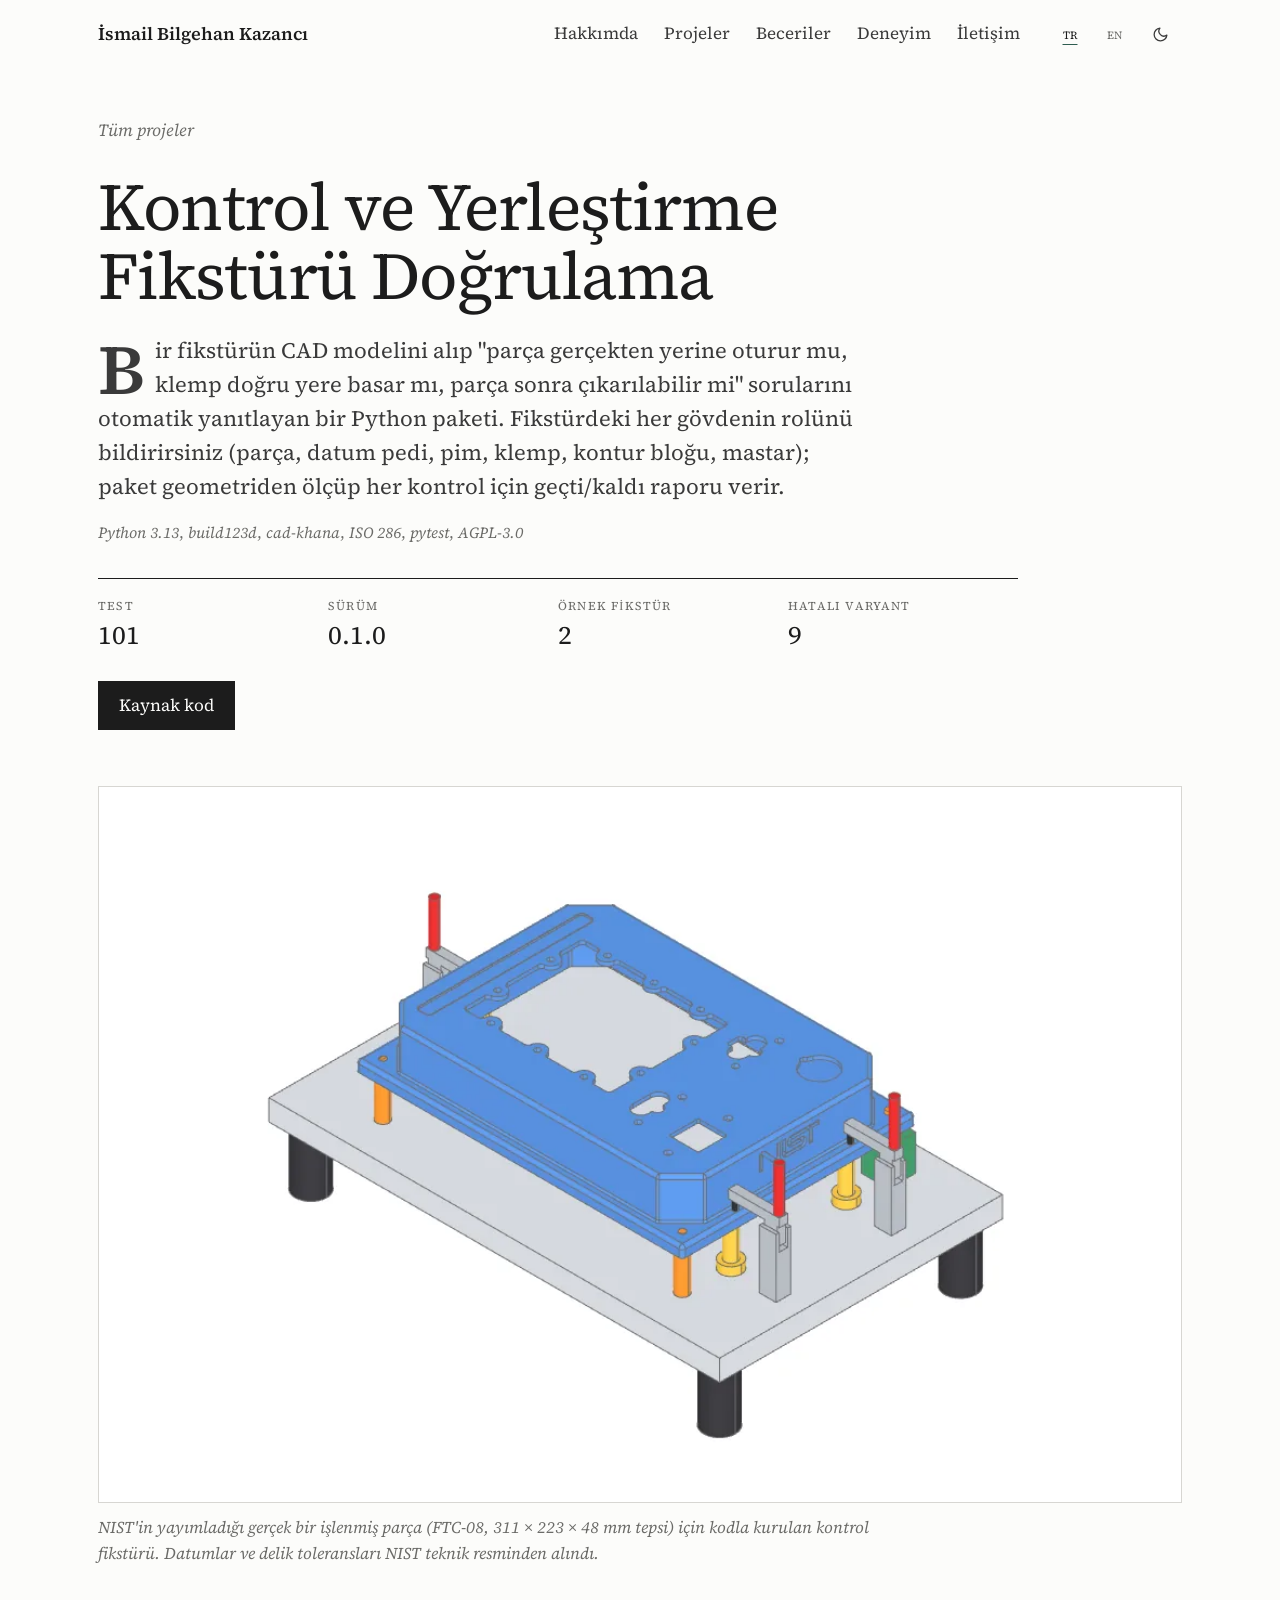
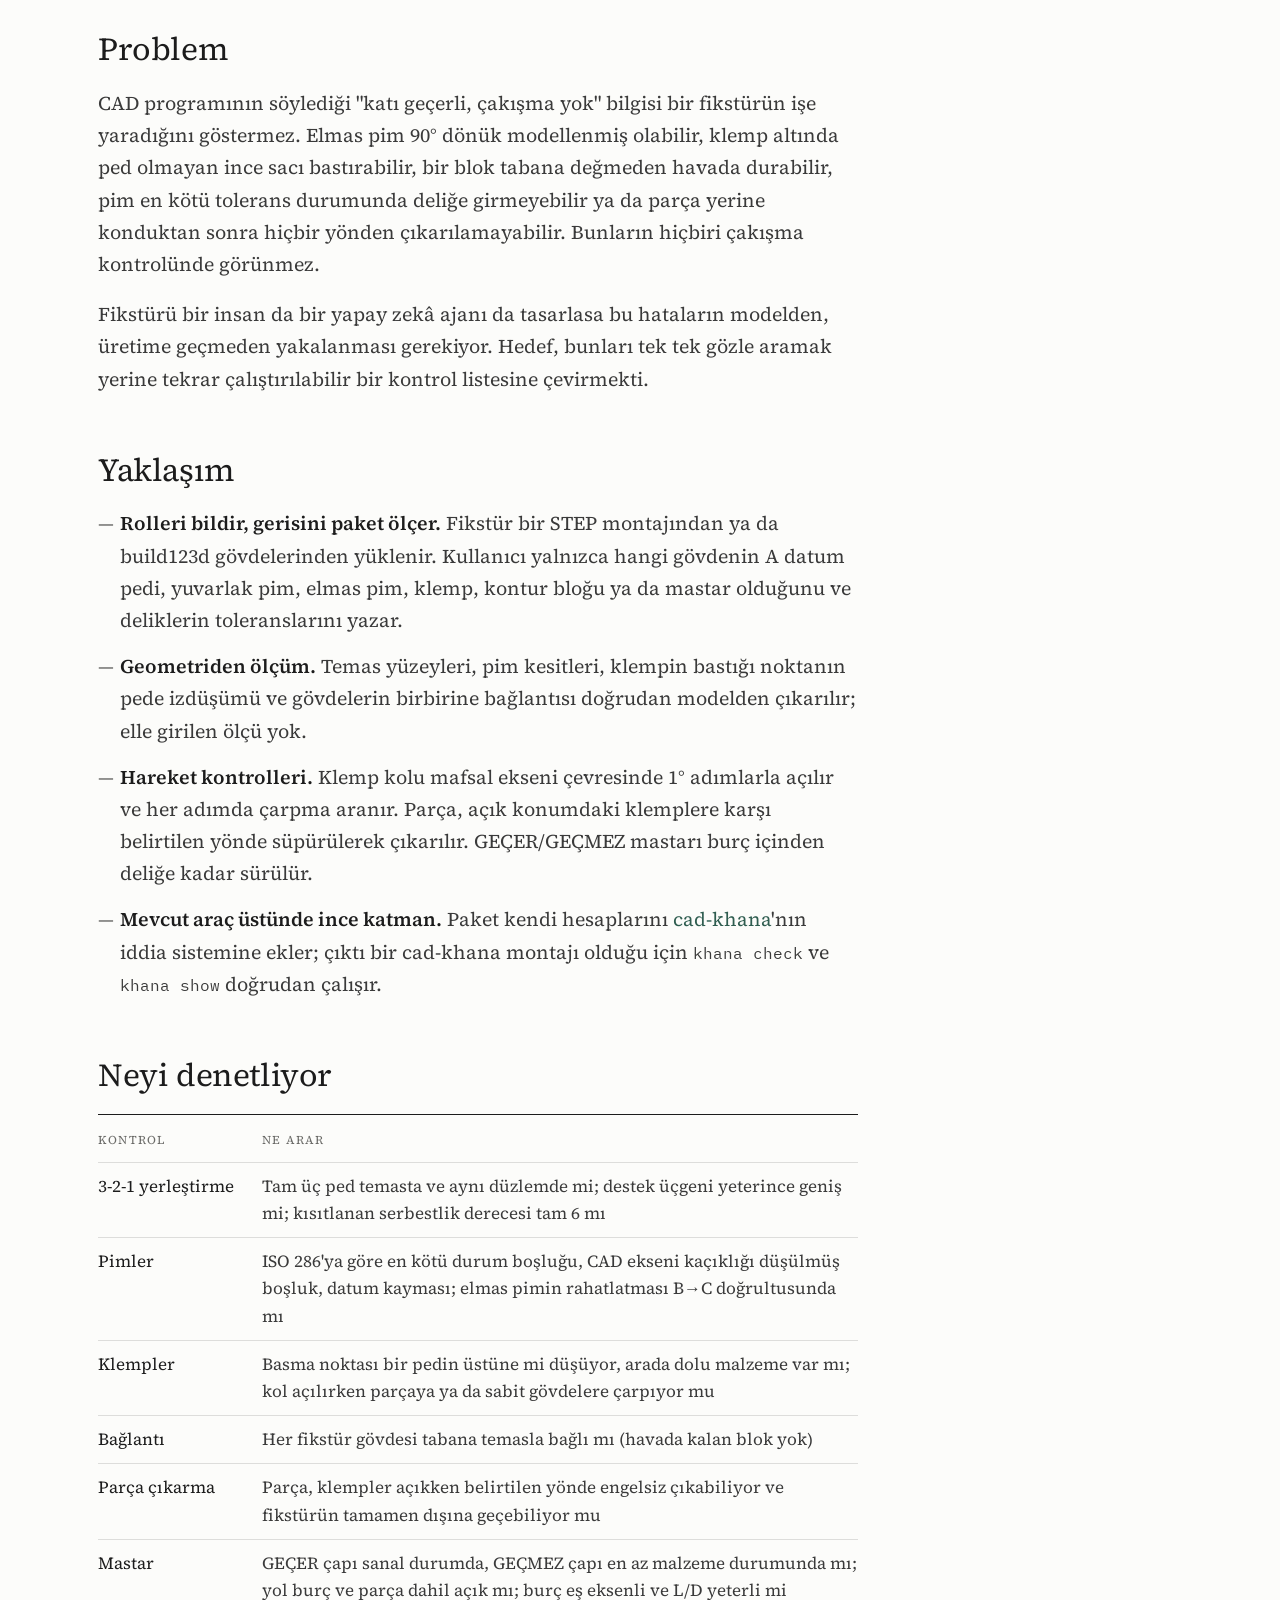
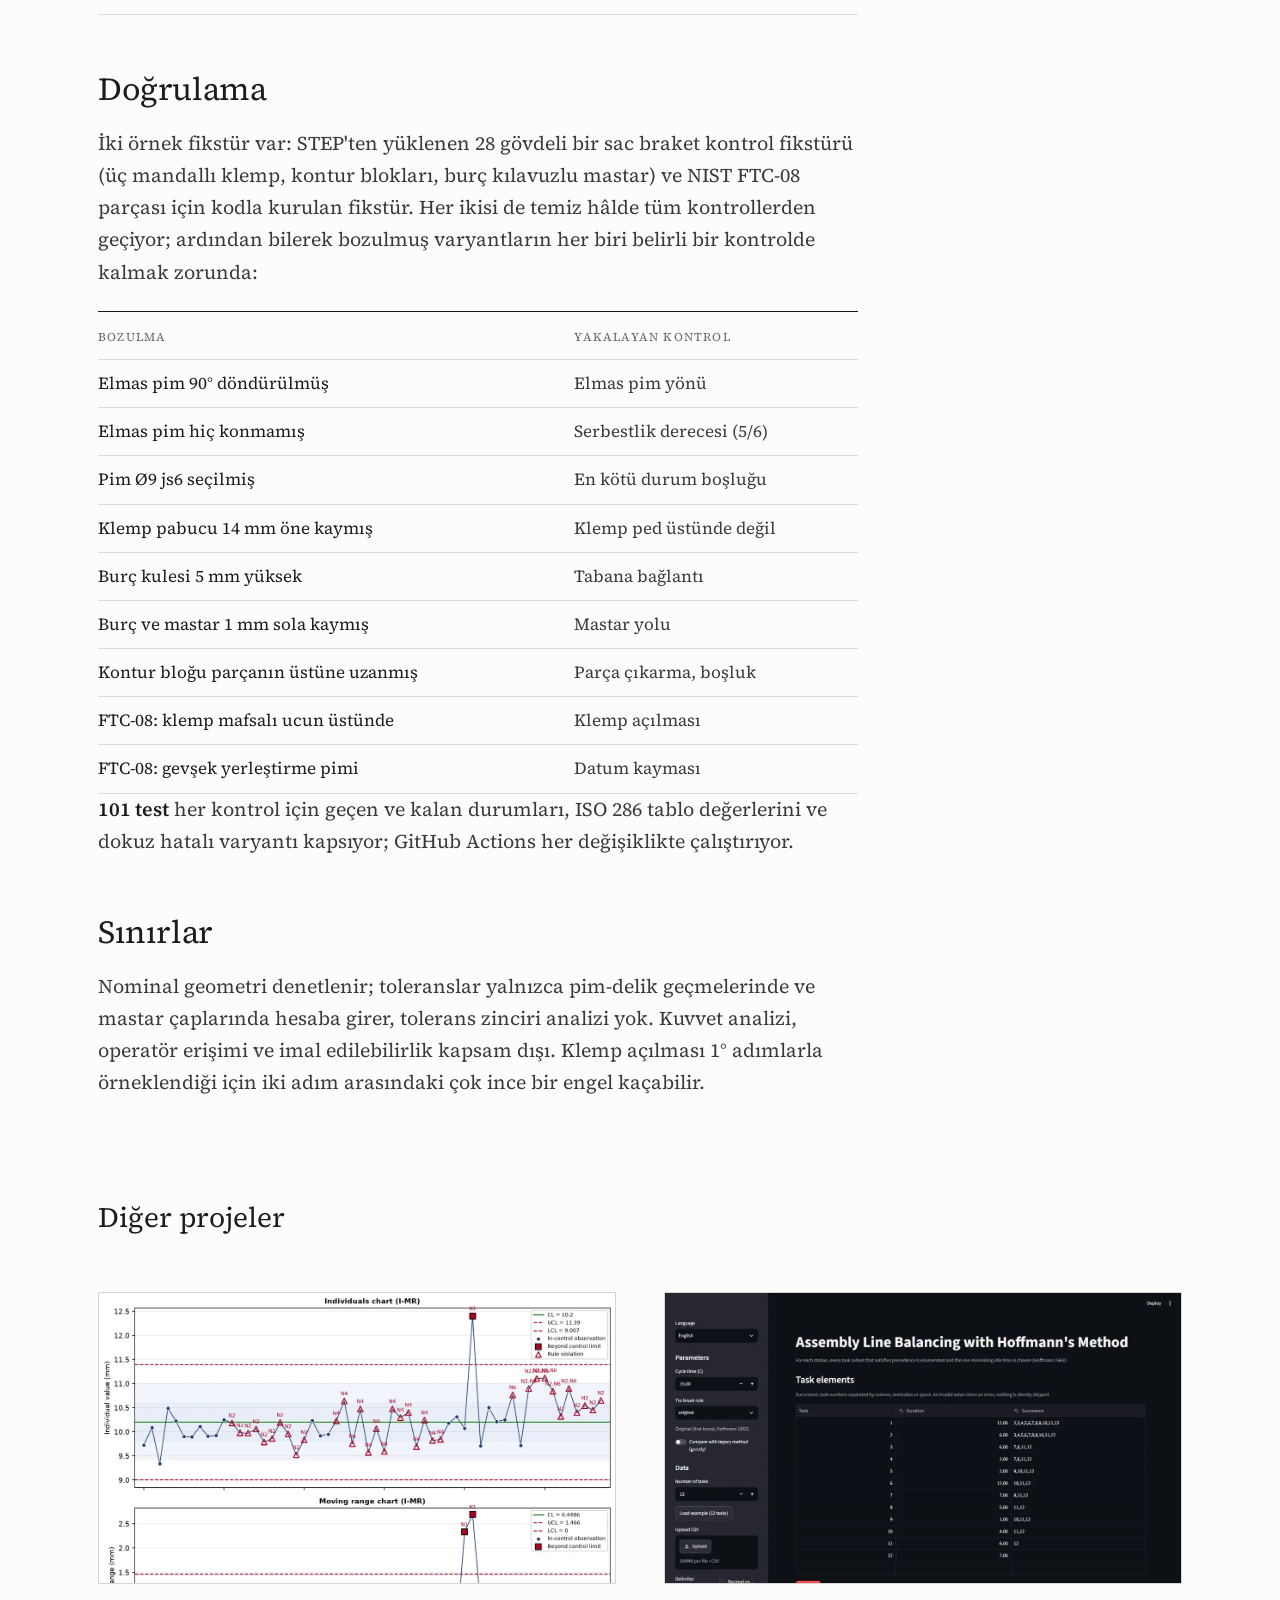
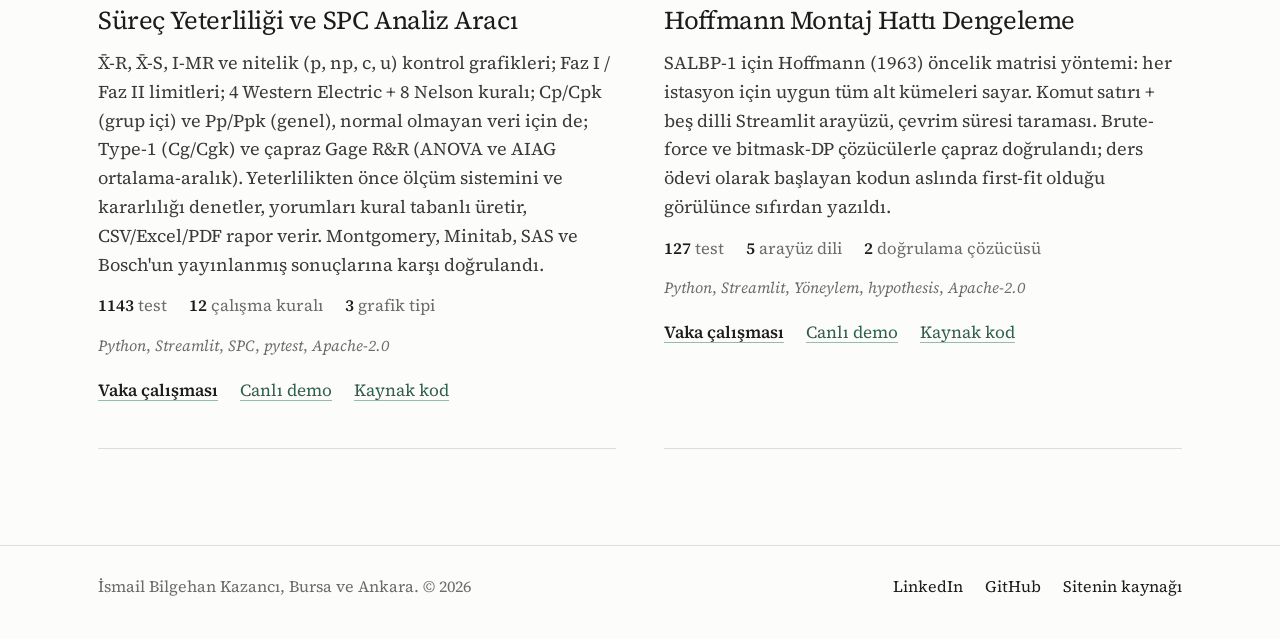
<file: projeler/fikstur-kontrol/index.html>
<!DOCTYPE html>
<html lang="tr">
<head>
  <meta charset="utf-8">
  <meta name="viewport" content="width=device-width, initial-scale=1">
  <title data-tr="Kontrol ve Yerleştirme Fikstürü Doğrulama · İsmail Bilgehan Kazancı" data-en="Checking &amp; Locating Fixture Verification · İsmail Bilgehan Kazancı">Kontrol ve Yerleştirme Fikstürü Doğrulama · İsmail Bilgehan Kazancı</title>
  <meta name="description" content="Fikstür CAD modelindeki işlevsel hataları otomatik bulan Python paketi: 3-2-1 datumlar, ISO 286 pim boşlukları, klemp yerleşimi ve açılması, parça çıkarma ve GEÇER/GEÇMEZ mastar yolu. build123d ve cad-khana üzerinde, 101 test.">
  <meta name="author" content="İsmail Bilgehan Kazancı">
  <link rel="canonical" href="https://dailydana.github.io/projeler/fikstur-kontrol/">
  <link rel="alternate" hreflang="tr" href="https://dailydana.github.io/projeler/fikstur-kontrol/">
  <link rel="alternate" hreflang="en" href="https://dailydana.github.io/projeler/fikstur-kontrol/?lang=en">
  <link rel="alternate" hreflang="x-default" href="https://dailydana.github.io/projeler/fikstur-kontrol/">
  <meta property="og:type" content="article">
  <meta property="og:site_name" content="İsmail Bilgehan Kazancı">
  <meta property="og:title" content="Fixture verification · vaka çalışması">
  <meta property="og:description" content="Bir fikstürün CAD modelinde çakışma kontrolünden kaçan hataları bulur: yanlış dönmüş elmas pim, desteksiz yere basan klemp, açılırken çarpan kol, havada kalan blok. 101 test.">
  <meta property="og:url" content="https://dailydana.github.io/projeler/fikstur-kontrol/">
  <meta property="og:image" content="https://dailydana.github.io/projeler/fikstur-kontrol/og.png">
  <meta property="og:image:width" content="1200">
  <meta property="og:image:height" content="630">
  <meta property="og:image:alt" content="Kontrol ve Yerleştirme Fikstürü Doğrulama">
  <meta property="og:locale" content="tr_TR">
  <meta property="og:locale:alternate" content="en_US">
  <meta name="twitter:card" content="summary_large_image">
  <meta name="theme-color" content="#FCFCFA">
  <link rel="icon" href="/assets/img/favicon.svg" type="image/svg+xml">
  <link rel="apple-touch-icon" href="/assets/img/apple-touch-icon.png">
  <link rel="preload" href="/assets/fonts/source-serif-4-latin-wght-normal.woff2" as="font" type="font/woff2" crossorigin>
  <script>
    (function(){var d=document.documentElement;d.classList.add('js');try{var q=new URLSearchParams(location.search).get('lang'),l=q||localStorage.getItem('lang');if(l==='en'||l==='tr'){d.lang=l;if(q)localStorage.setItem('lang',l);}var t=localStorage.getItem('theme');if(t!=='light'&&t!=='dark')t=matchMedia('(prefers-color-scheme: dark)').matches?'dark':'light';d.dataset.theme=t;}catch(e){d.dataset.theme='light';}})();
  </script>
  <link rel="stylesheet" href="/assets/css/style.css">
  <script type="application/ld+json">
  {
    "@context": "https://schema.org",
    "@type": "SoftwareSourceCode",
    "name": "fikstur-kontrol (fixture-check)",
    "description": "Functional verification for checking and locating fixtures: 3-2-1 datums, ISO 286 pin fits, clamp placement and opening, part removal and GO/NO-GO gauge paths, on top of cad-khana and build123d.",
    "codeRepository": "https://github.com/DailyDana/fikstur-kontrol",
    "programmingLanguage": "Python",
    "license": "https://www.gnu.org/licenses/agpl-3.0.html",
    "softwareVersion": "0.1.0",
    "url": "https://dailydana.github.io/projeler/fikstur-kontrol/",
    "image": "https://dailydana.github.io/projeler/fikstur-kontrol/og.png",
    "author": { "@type": "Person", "name": "İsmail Bilgehan Kazancı", "url": "https://dailydana.github.io/" }
  }
  </script>
</head>
<body>

<a class="skip" href="#icerik"><span data-lang="tr" lang="tr">İçeriğe geç</span><span data-lang="en" lang="en">Skip to content</span></a>

<!-- chrome:nav -->
<header class="nav" id="nav">
  <div class="wrap nav-inner">
    <a href="/" class="brand" aria-label="İsmail Bilgehan Kazancı · ana sayfa" data-aria="aria.brand">
      <span class="brand-name">İsmail Bilgehan Kazancı</span>
    </a>
    <div class="nav-right">
      <nav class="nav-links" id="navLinks" aria-label="Ana menü" data-aria="aria.menu">
        <a href="/#hakkimda" data-nav><span data-lang="tr" lang="tr">Hakkımda</span><span data-lang="en" lang="en">About</span></a>
        <a href="/#projeler" data-nav><span data-lang="tr" lang="tr">Projeler</span><span data-lang="en" lang="en">Projects</span></a>
        <a href="/#beceriler" data-nav><span data-lang="tr" lang="tr">Beceriler</span><span data-lang="en" lang="en">Skills</span></a>
        <a href="/#deneyim" data-nav><span data-lang="tr" lang="tr">Deneyim</span><span data-lang="en" lang="en">Experience</span></a>
        <a href="/#iletisim" data-nav><span data-lang="tr" lang="tr">İletişim</span><span data-lang="en" lang="en">Contact</span></a>
      </nav>
      <div class="toggles">
        <div class="lang" role="group" aria-label="Dil / Language">
          <button type="button" data-lang-set="tr" aria-pressed="true" lang="tr">TR</button>
          <button type="button" data-lang-set="en" aria-pressed="false" lang="en">EN</button>
        </div>
        <button type="button" class="theme" id="themeToggle" aria-pressed="false" aria-label="Koyu temaya geç">
          <svg class="i-moon" viewBox="0 0 24 24" aria-hidden="true"><path d="M21 12.8A9 9 0 1 1 11.2 3a7 7 0 0 0 9.8 9.8Z"/></svg>
          <svg class="i-sun" viewBox="0 0 24 24" aria-hidden="true"><circle cx="12" cy="12" r="4"/><path d="M12 2v2M12 20v2M4.9 4.9l1.4 1.4M17.7 17.7l1.4 1.4M2 12h2M20 12h2M4.9 19.1l1.4-1.4M17.7 6.3l1.4-1.4"/></svg>
        </button>
      </div>
      <button class="nav-toggle" id="navToggle" aria-label="Menüyü aç" aria-expanded="false" aria-controls="navLinks">
        <span></span><span></span>
      </button>
    </div>
  </div>
</header>
<!-- /chrome:nav -->

<main id="icerik">
  <article class="case">
    <div class="wrap">
      <nav class="crumb" aria-label="Sayfa yolu" data-aria="aria.crumb"><a href="/#projeler"><span data-lang="tr" lang="tr">Tüm projeler</span><span data-lang="en" lang="en">All projects</span></a></nav>

      <header class="case-head">
        <h1 class="case-title"><span data-lang="tr" lang="tr">Kontrol ve Yerleştirme Fikstürü Doğrulama</span><span data-lang="en" lang="en">Checking &amp; Locating Fixture Verification</span></h1>
        <p class="case-lead"><span data-lang="tr" lang="tr">Bir fikstürün CAD modelini alıp "parça gerçekten yerine oturur mu, klemp doğru yere basar mı, parça sonra çıkarılabilir mi" sorularını otomatik yanıtlayan bir Python paketi. Fikstürdeki her gövdenin rolünü bildirirsiniz (parça, datum pedi, pim, klemp, kontur bloğu, mastar); paket geometriden ölçüp her kontrol için geçti/kaldı raporu verir.</span><span data-lang="en" lang="en">A Python package that takes a fixture CAD model and answers, automatically, "does the part really seat, does the clamp press in the right place, can the part be taken out again". You declare the role of each body in the fixture (part, datum pad, pin, clamp, contour block, gauge); the package measures the geometry and reports pass or fail for every check.</span></p>
        <div class="case-tags"><span class="chip">Python 3.13</span><span class="chip">build123d</span><span class="chip">cad-khana</span><span class="chip">ISO 286</span><span class="chip">pytest</span><span class="chip">AGPL-3.0</span></div>
        <dl class="case-metrics">
          <div><dt><span data-lang="tr" lang="tr">Test</span><span data-lang="en" lang="en">Tests</span></dt><dd>101</dd></div>
          <div><dt><span data-lang="tr" lang="tr">Sürüm</span><span data-lang="en" lang="en">Version</span></dt><dd>0.1.0</dd></div>
          <div><dt><span data-lang="tr" lang="tr">Örnek fikstür</span><span data-lang="en" lang="en">Example fixtures</span></dt><dd>2</dd></div>
          <div><dt><span data-lang="tr" lang="tr">Hatalı varyant</span><span data-lang="en" lang="en">Fault variants</span></dt><dd>9</dd></div>
        </dl>
        <div class="case-actions">
          <a class="btn btn-accent" href="https://github.com/DailyDana/fikstur-kontrol" target="_blank" rel="noopener"><span data-lang="tr" lang="tr">Kaynak kod</span><span data-lang="en" lang="en">Source code</span></a>
        </div>
      </header>

      <figure class="case-hero">
        <img src="/assets/img/projects/fikstur-kontrol.webp" width="1000" height="660" alt="NIST FTC-08 tepsisi için kontrol fikstürü: taban plakası, A datum pedleri, B ve C pimleri, üç klemp ve mastar bloğu" fetchpriority="high">
        <figcaption><span data-lang="tr" lang="tr">NIST'in yayımladığı gerçek bir işlenmiş parça (FTC-08, 311 × 223 × 48 mm tepsi) için kodla kurulan kontrol fikstürü. Datumlar ve delik toleransları NIST teknik resminden alındı.</span><span data-lang="en" lang="en">A checking fixture built in code around a real machined part published by NIST (FTC-08, a 311 × 223 × 48 mm tray). Datums and hole tolerances come from the NIST drawing.</span></figcaption>
      </figure>

      <div class="case-body">
        <section>
          <h2 data-no="01"><span data-lang="tr" lang="tr">Problem</span><span data-lang="en" lang="en">Problem</span></h2>
          <div data-lang="tr" lang="tr">
            <p>CAD programının söylediği "katı geçerli, çakışma yok" bilgisi bir fikstürün işe yaradığını göstermez. Elmas pim 90° dönük modellenmiş olabilir, klemp altında ped olmayan ince sacı bastırabilir, bir blok tabana değmeden havada durabilir, pim en kötü tolerans durumunda deliğe girmeyebilir ya da parça yerine konduktan sonra hiçbir yönden çıkarılamayabilir. Bunların hiçbiri çakışma kontrolünde görünmez.</p>
            <p>Fikstürü bir insan da bir yapay zekâ ajanı da tasarlasa bu hataların modelden, üretime geçmeden yakalanması gerekiyor. Hedef, bunları tek tek gözle aramak yerine tekrar çalıştırılabilir bir kontrol listesine çevirmekti.</p>
          </div>
          <div data-lang="en" lang="en">
            <p>"Valid solid, no interference" from the CAD program does not show that a fixture works. A diamond pin can be modelled rotated 90°, a clamp can press thin sheet with no pad under it, a block can float above the base, a pin may not fit the hole at worst-case tolerance, or the part may have no direction to come out once it is loaded. None of these show up in an interference check.</p>
            <p>Whether a person or an AI agent designs the fixture, these errors need to be caught in the model, before anything is made. The goal was to turn them into a check list that can be run again, instead of hunting for them by eye.</p>
          </div>
        </section>

        <section>
          <h2 data-no="02"><span data-lang="tr" lang="tr">Yaklaşım</span><span data-lang="en" lang="en">Approach</span></h2>
          <div data-lang="tr" lang="tr">
            <ul>
              <li><strong>Rolleri bildir, gerisini paket ölçer.</strong> Fikstür bir STEP montajından ya da build123d gövdelerinden yüklenir. Kullanıcı yalnızca hangi gövdenin A datum pedi, yuvarlak pim, elmas pim, klemp, kontur bloğu ya da mastar olduğunu ve deliklerin toleranslarını yazar.</li>
              <li><strong>Geometriden ölçüm.</strong> Temas yüzeyleri, pim kesitleri, klempin bastığı noktanın pede izdüşümü ve gövdelerin birbirine bağlantısı doğrudan modelden çıkarılır; elle girilen ölçü yok.</li>
              <li><strong>Hareket kontrolleri.</strong> Klemp kolu mafsal ekseni çevresinde 1° adımlarla açılır ve her adımda çarpma aranır. Parça, açık konumdaki klemplere karşı belirtilen yönde süpürülerek çıkarılır. GEÇER/GEÇMEZ mastarı burç içinden deliğe kadar sürülür.</li>
              <li><strong>Mevcut araç üstünde ince katman.</strong> Paket kendi hesaplarını <a href="https://github.com/cyberchitta/cad-khana" target="_blank" rel="noopener">cad-khana</a>'nın iddia sistemine ekler; çıktı bir cad-khana montajı olduğu için <code>khana check</code> ve <code>khana show</code> doğrudan çalışır.</li>
            </ul>
          </div>
          <div data-lang="en" lang="en">
            <ul>
              <li><strong>Declare roles, the package measures the rest.</strong> The fixture is loaded from a STEP assembly or from build123d bodies. You only write which body is a datum A pad, round pin, diamond pin, clamp, contour block or gauge, and the hole tolerances.</li>
              <li><strong>Measured from geometry.</strong> Contact patches, pin cross-sections, where the clamp's pressure falls on a pad, and how the bodies connect to each other are all taken from the model; no dimensions are typed in by hand.</li>
              <li><strong>Motion checks.</strong> The clamp arm opens around its pivot in 1° steps, looking for a collision at each step. The part is swept out in the given direction against the clamps in their open positions. The GO/NO-GO gauge is driven through its bushing into the hole.</li>
              <li><strong>A thin layer on an existing tool.</strong> The package adds its own checks to <a href="https://github.com/cyberchitta/cad-khana" target="_blank" rel="noopener">cad-khana</a>'s assertion system; the output is a cad-khana assembly, so <code>khana check</code> and <code>khana show</code> work directly.</li>
            </ul>
          </div>
        </section>

        <section>
          <h2 data-no="03"><span data-lang="tr" lang="tr">Neyi denetliyor</span><span data-lang="en" lang="en">What it checks</span></h2>
          <div data-lang="tr" lang="tr">
            <table class="prose">
              <thead><tr><th>Kontrol</th><th>Ne arar</th></tr></thead>
              <tbody>
                <tr><td>3-2-1 yerleştirme</td><td>Tam üç ped temasta ve aynı düzlemde mi; destek üçgeni yeterince geniş mi; kısıtlanan serbestlik derecesi tam 6 mı</td></tr>
                <tr><td>Pimler</td><td>ISO 286'ya göre en kötü durum boşluğu, CAD ekseni kaçıklığı düşülmüş boşluk, datum kayması; elmas pimin rahatlatması B→C doğrultusunda mı</td></tr>
                <tr><td>Klempler</td><td>Basma noktası bir pedin üstüne mi düşüyor, arada dolu malzeme var mı; kol açılırken parçaya ya da sabit gövdelere çarpıyor mu</td></tr>
                <tr><td>Bağlantı</td><td>Her fikstür gövdesi tabana temasla bağlı mı (havada kalan blok yok)</td></tr>
                <tr><td>Parça çıkarma</td><td>Parça, klempler açıkken belirtilen yönde engelsiz çıkabiliyor ve fikstürün tamamen dışına geçebiliyor mu</td></tr>
                <tr><td>Mastar</td><td>GEÇER çapı sanal durumda, GEÇMEZ çapı en az malzeme durumunda mı; yol burç ve parça dahil açık mı; burç eş eksenli ve L/D yeterli mi</td></tr>
              </tbody>
            </table>
          </div>
          <div data-lang="en" lang="en">
            <table class="prose">
              <thead><tr><th>Check</th><th>What it looks for</th></tr></thead>
              <tbody>
                <tr><td>3-2-1 location</td><td>Exactly three pads in contact and coplanar; a wide enough support triangle; exactly 6 degrees of freedom constrained</td></tr>
                <tr><td>Pins</td><td>Worst-case clearance per ISO 286, clearance with the CAD axis offset deducted, datum shift; diamond pin relieved along B→C</td></tr>
                <tr><td>Clamps</td><td>Pressure point lands on a pad with solid material in between; the arm does not hit the part or fixed bodies while opening</td></tr>
                <tr><td>Connection</td><td>Every fixture body is connected to the base by contact (no floating blocks)</td></tr>
                <tr><td>Part removal</td><td>With the clamps open, the part can leave in the given direction unobstructed and get clear of the whole fixture</td></tr>
                <tr><td>Gauge</td><td>GO diameter at virtual condition, NO-GO at least material condition; clear path through bushing and part; bushing coaxial with enough L/D</td></tr>
              </tbody>
            </table>
          </div>
        </section>

        <section>
          <h2 data-no="04"><span data-lang="tr" lang="tr">Doğrulama</span><span data-lang="en" lang="en">Verification</span></h2>
          <div data-lang="tr" lang="tr">
            <p>İki örnek fikstür var: STEP'ten yüklenen 28 gövdeli bir sac braket kontrol fikstürü (üç mandallı klemp, kontur blokları, burç kılavuzlu mastar) ve NIST FTC-08 parçası için kodla kurulan fikstür. Her ikisi de temiz hâlde tüm kontrollerden geçiyor; ardından bilerek bozulmuş varyantların her biri belirli bir kontrolde kalmak zorunda:</p>
            <table class="prose">
              <thead><tr><th>Bozulma</th><th>Yakalayan kontrol</th></tr></thead>
              <tbody>
                <tr><td>Elmas pim 90° döndürülmüş</td><td>Elmas pim yönü</td></tr>
                <tr><td>Elmas pim hiç konmamış</td><td>Serbestlik derecesi (5/6)</td></tr>
                <tr><td>Pim Ø9 js6 seçilmiş</td><td>En kötü durum boşluğu</td></tr>
                <tr><td>Klemp pabucu 14 mm öne kaymış</td><td>Klemp ped üstünde değil</td></tr>
                <tr><td>Burç kulesi 5 mm yüksek</td><td>Tabana bağlantı</td></tr>
                <tr><td>Burç ve mastar 1 mm sola kaymış</td><td>Mastar yolu</td></tr>
                <tr><td>Kontur bloğu parçanın üstüne uzanmış</td><td>Parça çıkarma, boşluk</td></tr>
                <tr><td>FTC-08: klemp mafsalı ucun üstünde</td><td>Klemp açılması</td></tr>
                <tr><td>FTC-08: gevşek yerleştirme pimi</td><td>Datum kayması</td></tr>
              </tbody>
            </table>
            <p><strong>101 test</strong> her kontrol için geçen ve kalan durumları, ISO 286 tablo değerlerini ve dokuz hatalı varyantı kapsıyor; GitHub Actions her değişiklikte çalıştırıyor.</p>
          </div>
          <div data-lang="en" lang="en">
            <p>There are two example fixtures: a 28-body sheet-metal bracket checking fixture loaded from STEP (three toggle clamps, contour blocks, a bushing-guided gauge) and a fixture built in code for the NIST FTC-08 part. Both pass every check when clean; then each deliberately broken variant has to fail on a specific check:</p>
            <table class="prose">
              <thead><tr><th>Fault</th><th>Caught by</th></tr></thead>
              <tbody>
                <tr><td>Diamond pin rotated 90°</td><td>Diamond pin orientation</td></tr>
                <tr><td>Diamond pin left out</td><td>Degrees of freedom (5/6)</td></tr>
                <tr><td>Pin specified Ø9 js6</td><td>Worst-case clearance</td></tr>
                <tr><td>Clamp pad shifted 14 mm forward</td><td>Clamp not over a pad</td></tr>
                <tr><td>Bushing tower 5 mm too high</td><td>Connection to base</td></tr>
                <tr><td>Bushing and gauge shifted 1 mm left</td><td>Gauge path</td></tr>
                <tr><td>Contour block reaching over the part</td><td>Part removal, clearance</td></tr>
                <tr><td>FTC-08: clamp pivot above the tip</td><td>Clamp opening</td></tr>
                <tr><td>FTC-08: loose locating pin</td><td>Datum shift</td></tr>
              </tbody>
            </table>
            <p>The <strong>101 tests</strong> cover passing and failing cases for every check, ISO 286 table values and the nine fault variants; GitHub Actions runs them on every change.</p>
          </div>
        </section>

        <section>
          <h2 data-no="05"><span data-lang="tr" lang="tr">Sınırlar</span><span data-lang="en" lang="en">Limits</span></h2>
          <div data-lang="tr" lang="tr">
            <p>Nominal geometri denetlenir; toleranslar yalnızca pim-delik geçmelerinde ve mastar çaplarında hesaba girer, tolerans zinciri analizi yok. Kuvvet analizi, operatör erişimi ve imal edilebilirlik kapsam dışı. Klemp açılması 1° adımlarla örneklendiği için iki adım arasındaki çok ince bir engel kaçabilir.</p>
          </div>
          <div data-lang="en" lang="en">
            <p>Nominal geometry is checked; tolerances enter only in pin-hole fits and gauge diameters, and there is no tolerance stack-up. Force analysis, operator access and manufacturability are out of scope. Clamp opening is sampled in 1° steps, so a very thin obstacle between two steps could be missed.</p>
          </div>
        </section>
      </div>

      <section class="related">
        <h2 class="related-title"><span data-lang="tr" lang="tr">Diğer projeler</span><span data-lang="en" lang="en">Other projects</span></h2>
        <div class="projects-grid-2" id="related" data-exclude="fikstur-kontrol"><!-- static:related --><article class="card card-medium" id="p-spc-analyzer">
        <div class="card-media"><img src="/assets/img/projects/spc-analyzer.webp" width="1200" height="898" loading="lazy" decoding="async" alt="I-MR kontrol grafiği çıktısı" data-alt-tr="I-MR kontrol grafiği çıktısı" data-alt-en="I-MR control chart output"></div>
        <div class="card-body">
          <h3><a href="/projeler/spc-analyzer/"><span data-lang="tr" lang="tr">Süreç Yeterliliği ve SPC Analiz Aracı</span><span data-lang="en" lang="en">Process Capability &amp; SPC Analyzer</span></a></h3>
          <p><span data-lang="tr" lang="tr">X̄-R, X̄-S, I-MR ve nitelik (p, np, c, u) kontrol grafikleri; Faz I / Faz II limitleri; 4 Western Electric + 8 Nelson kuralı; Cp/Cpk (grup içi) ve Pp/Ppk (genel), normal olmayan veri için de; Type-1 (Cg/Cgk) ve çapraz Gage R&amp;R (ANOVA ve AIAG ortalama-aralık). Yeterlilikten önce ölçüm sistemini ve kararlılığı denetler, yorumları kural tabanlı üretir, CSV/Excel/PDF rapor verir. Montgomery, Minitab, SAS ve Bosch'un yayınlanmış sonuçlarına karşı doğrulandı.</span><span data-lang="en" lang="en">X̄-R, X̄-S, I-MR and attribute (p, np, c, u) control charts; Phase I / Phase II limits; 4 Western Electric + 8 Nelson rules; Cp/Cpk (within) and Pp/Ppk (overall), also for non-normal data; Type-1 (Cg/Cgk) and crossed Gage R&amp;R (ANOVA and AIAG Average &amp; Range). Checks the measurement system and stability before capability, produces rule-based interpretations and CSV/Excel/PDF reports. Validated against published Montgomery, Minitab, SAS and Bosch results.</span></p>
          <div class="card-metrics"><span class="metric"><b>1143</b><span data-lang="tr" lang="tr">test</span><span data-lang="en" lang="en">tests</span></span><span class="metric"><b>12</b><span data-lang="tr" lang="tr">çalışma kuralı</span><span data-lang="en" lang="en">run rules</span></span><span class="metric"><b>3</b><span data-lang="tr" lang="tr">grafik tipi</span><span data-lang="en" lang="en">chart types</span></span></div>
          <div class="card-tags"><span class="chip">Python</span><span class="chip">Streamlit</span><span class="chip">SPC</span><span class="chip">pytest</span><span class="chip">Apache-2.0</span></div>
          <div class="card-links"><a class="is-muted" href="/projeler/spc-analyzer/"><span data-lang="tr" lang="tr">Vaka çalışması</span><span data-lang="en" lang="en">Case study</span></a><a href="https://spc-analyzer.streamlit.app/" target="_blank" rel="noopener"><span data-lang="tr" lang="tr">Canlı demo</span><span data-lang="en" lang="en">Live demo</span></a><a href="https://github.com/DailyDana/process-capability-analyzer" target="_blank" rel="noopener"><span data-lang="tr" lang="tr">Kaynak kod</span><span data-lang="en" lang="en">Source code</span></a></div>
        </div>
      </article>
      <article class="card card-medium" id="p-hoffmann-line-balancing">
        <div class="card-media"><img src="/assets/img/projects/hoffmann-line-balancing.webp" width="1200" height="1520" loading="lazy" decoding="async" alt="Hat dengeleme Streamlit arayüzü" data-alt-tr="Hat dengeleme Streamlit arayüzü" data-alt-en="Line balancing Streamlit interface"></div>
        <div class="card-body">
          <h3><a href="/projeler/hoffmann-line-balancing/"><span data-lang="tr" lang="tr">Hoffmann Montaj Hattı Dengeleme</span><span data-lang="en" lang="en">Hoffmann Assembly Line Balancing</span></a></h3>
          <p><span data-lang="tr" lang="tr">SALBP-1 için Hoffmann (1963) öncelik matrisi yöntemi: her istasyon için uygun tüm alt kümeleri sayar. Komut satırı + beş dilli Streamlit arayüzü, çevrim süresi taraması. Brute-force ve bitmask-DP çözücülerle çapraz doğrulandı; ders ödevi olarak başlayan kodun aslında first-fit olduğu görülünce sıfırdan yazıldı.</span><span data-lang="en" lang="en">Hoffmann's (1963) precedence-matrix method for SALBP-1: enumerates every feasible subset per station. CLI + five-language Streamlit UI, cycle-time sweep. Cross-checked against brute-force and bitmask-DP solvers; rewritten from scratch after a review showed the original coursework code was first-fit, not Hoffmann.</span></p>
          <div class="card-metrics"><span class="metric"><b>127</b><span data-lang="tr" lang="tr">test</span><span data-lang="en" lang="en">tests</span></span><span class="metric"><b>5</b><span data-lang="tr" lang="tr">arayüz dili</span><span data-lang="en" lang="en">UI languages</span></span><span class="metric"><b>2</b><span data-lang="tr" lang="tr">doğrulama çözücüsü</span><span data-lang="en" lang="en">oracle solvers</span></span></div>
          <div class="card-tags"><span class="chip">Python</span><span class="chip">Streamlit</span><span class="chip"><span data-lang="tr" lang="tr">Yöneylem</span><span data-lang="en" lang="en">Operations research</span></span><span class="chip">hypothesis</span><span class="chip">Apache-2.0</span></div>
          <div class="card-links"><a class="is-muted" href="/projeler/hoffmann-line-balancing/"><span data-lang="tr" lang="tr">Vaka çalışması</span><span data-lang="en" lang="en">Case study</span></a><a href="https://hoffmann-line-balancing.streamlit.app/" target="_blank" rel="noopener"><span data-lang="tr" lang="tr">Canlı demo</span><span data-lang="en" lang="en">Live demo</span></a><a href="https://github.com/DailyDana/hoffmann-line-balancing" target="_blank" rel="noopener"><span data-lang="tr" lang="tr">Kaynak kod</span><span data-lang="en" lang="en">Source code</span></a></div>
        </div>
      </article><!-- /static:related --></div>
      </section>
    </div>
  </article>
</main>

<dialog class="lightbox" id="lightbox">
  <button type="button" class="lightbox-close" aria-label="Kapat / Close">×</button>
  <img alt="" width="1000" height="660">
  <div class="lightbox-cap"></div>
</dialog>

<!-- chrome:footer -->
<footer class="footer">
  <div class="wrap footer-inner">
    <span>İsmail Bilgehan Kazancı, Bursa ve Ankara. © <span id="year">2026</span></span>
    <span class="footer-links">
      <a href="https://www.linkedin.com/in/ismailbilgehankazanci" target="_blank" rel="noopener">LinkedIn</a>
      <a href="https://github.com/DailyDana" target="_blank" rel="noopener">GitHub</a>
      <a href="https://github.com/DailyDana/DailyDana.github.io" target="_blank" rel="noopener"><span data-lang="tr" lang="tr">Sitenin kaynağı</span><span data-lang="en" lang="en">Site source</span></a>
    </span>
  </div>
</footer>
<!-- /chrome:footer -->

<script src="/assets/js/data.js"></script>
<script src="/assets/js/main.js"></script>
<!-- Cloudflare Web Analytics --><script type='module' src='https://static.cloudflareinsights.com/beacon.min.js' data-cf-beacon='{"token": "fa9ce7c9204f44c0bb32274c1430b982"}'></script><!-- End Cloudflare Web Analytics -->
</body>
</html>
</file>
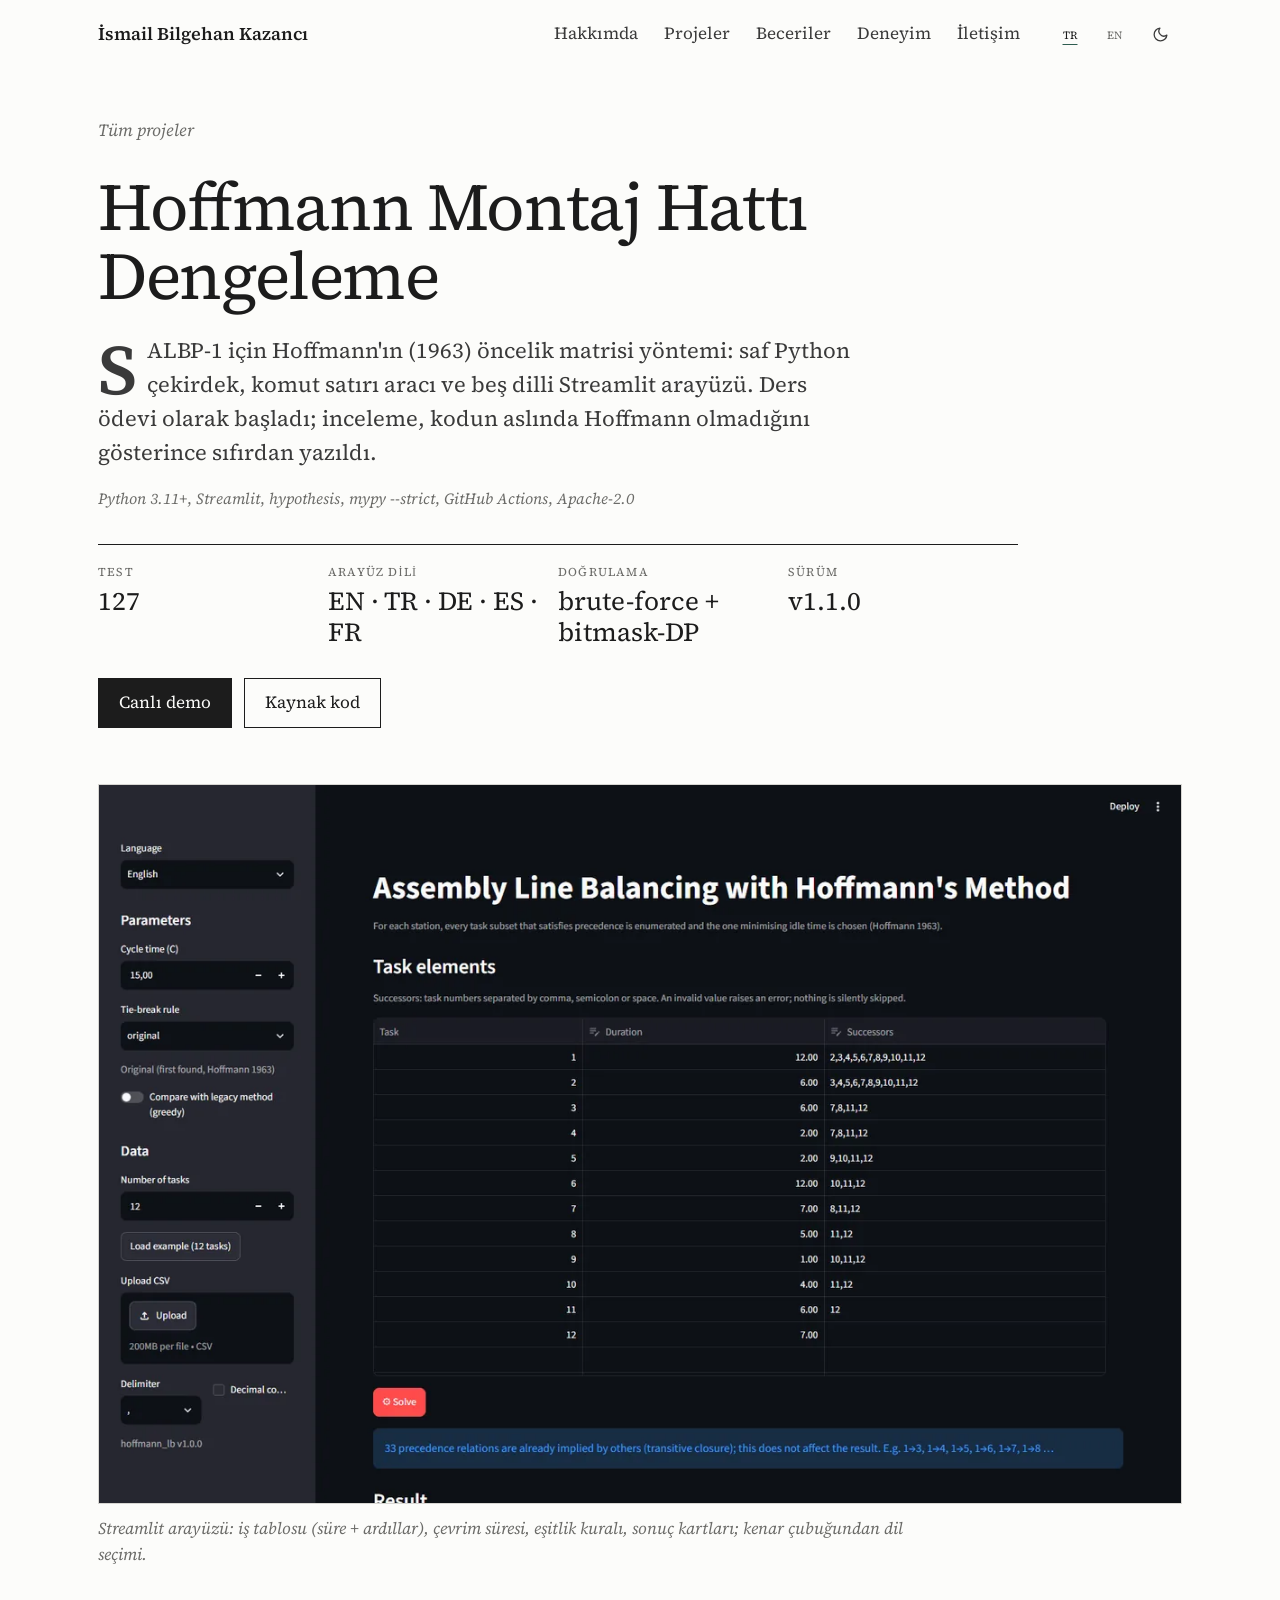
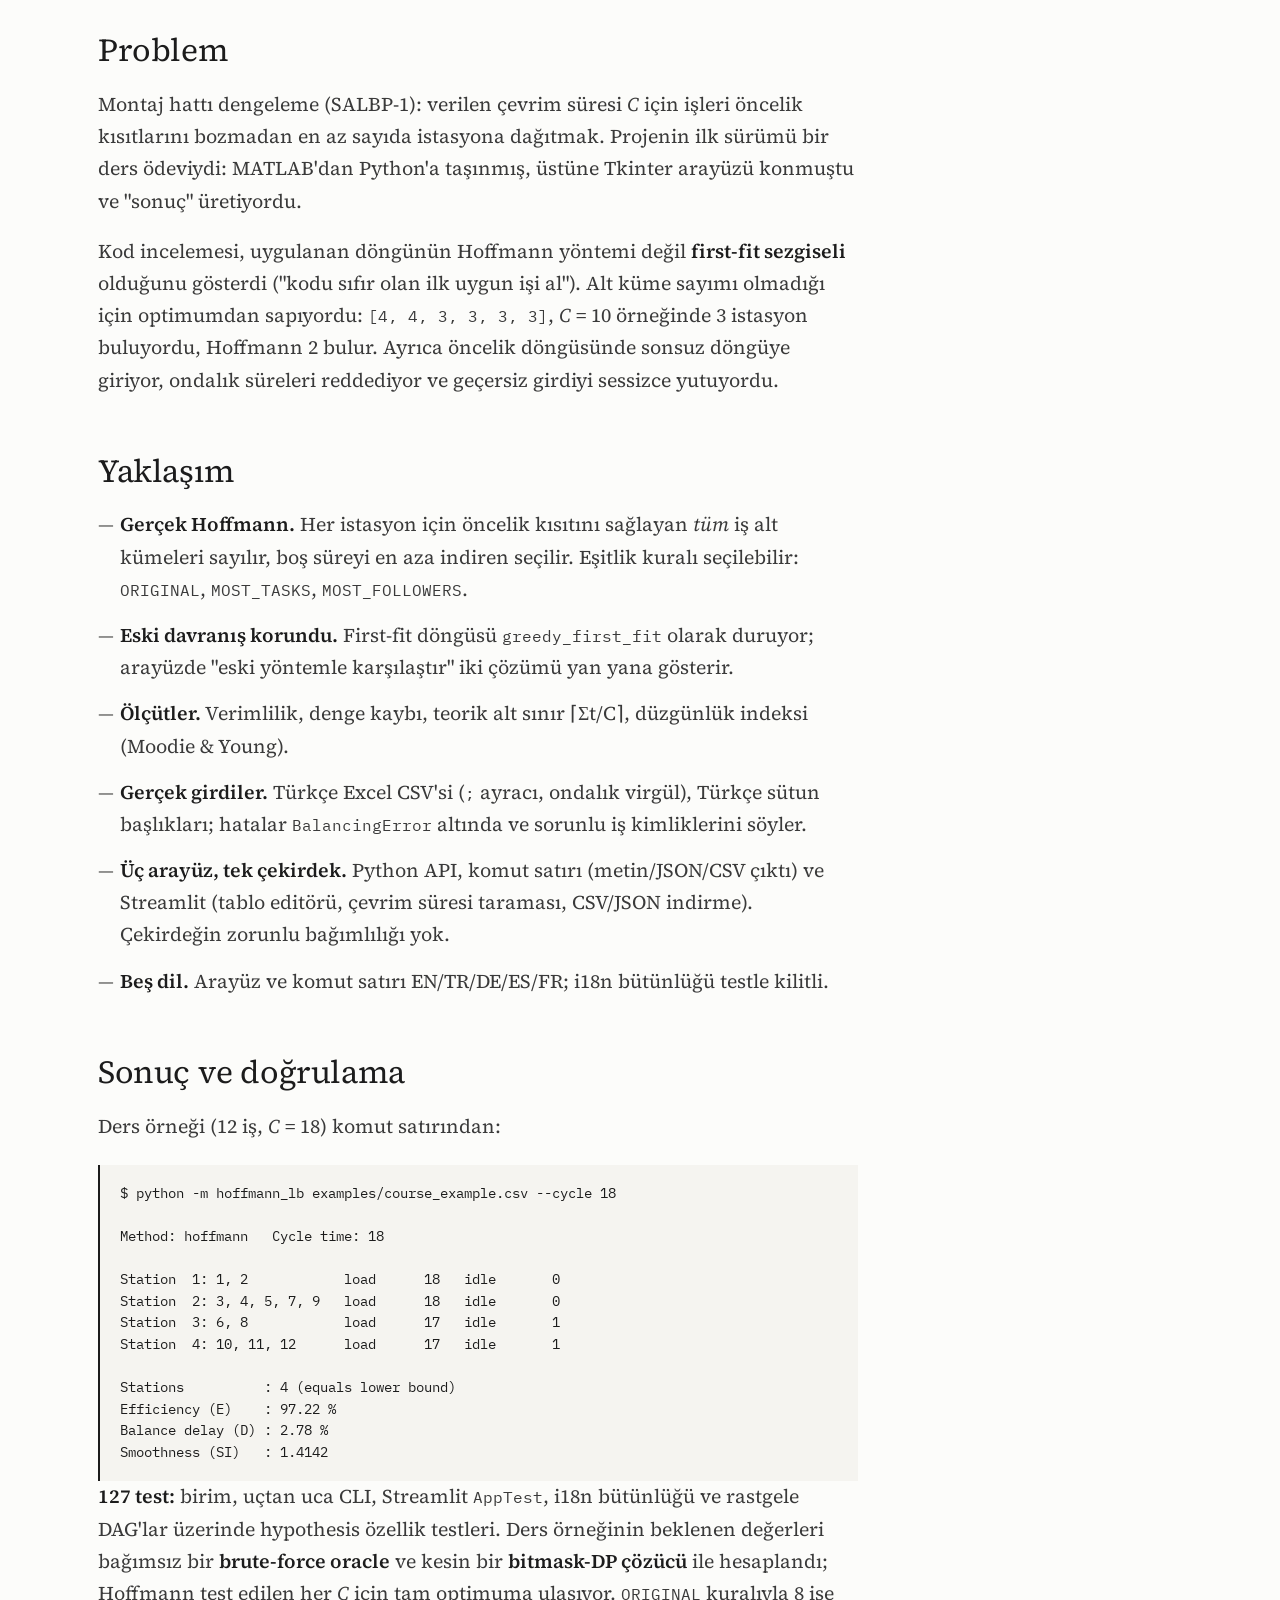
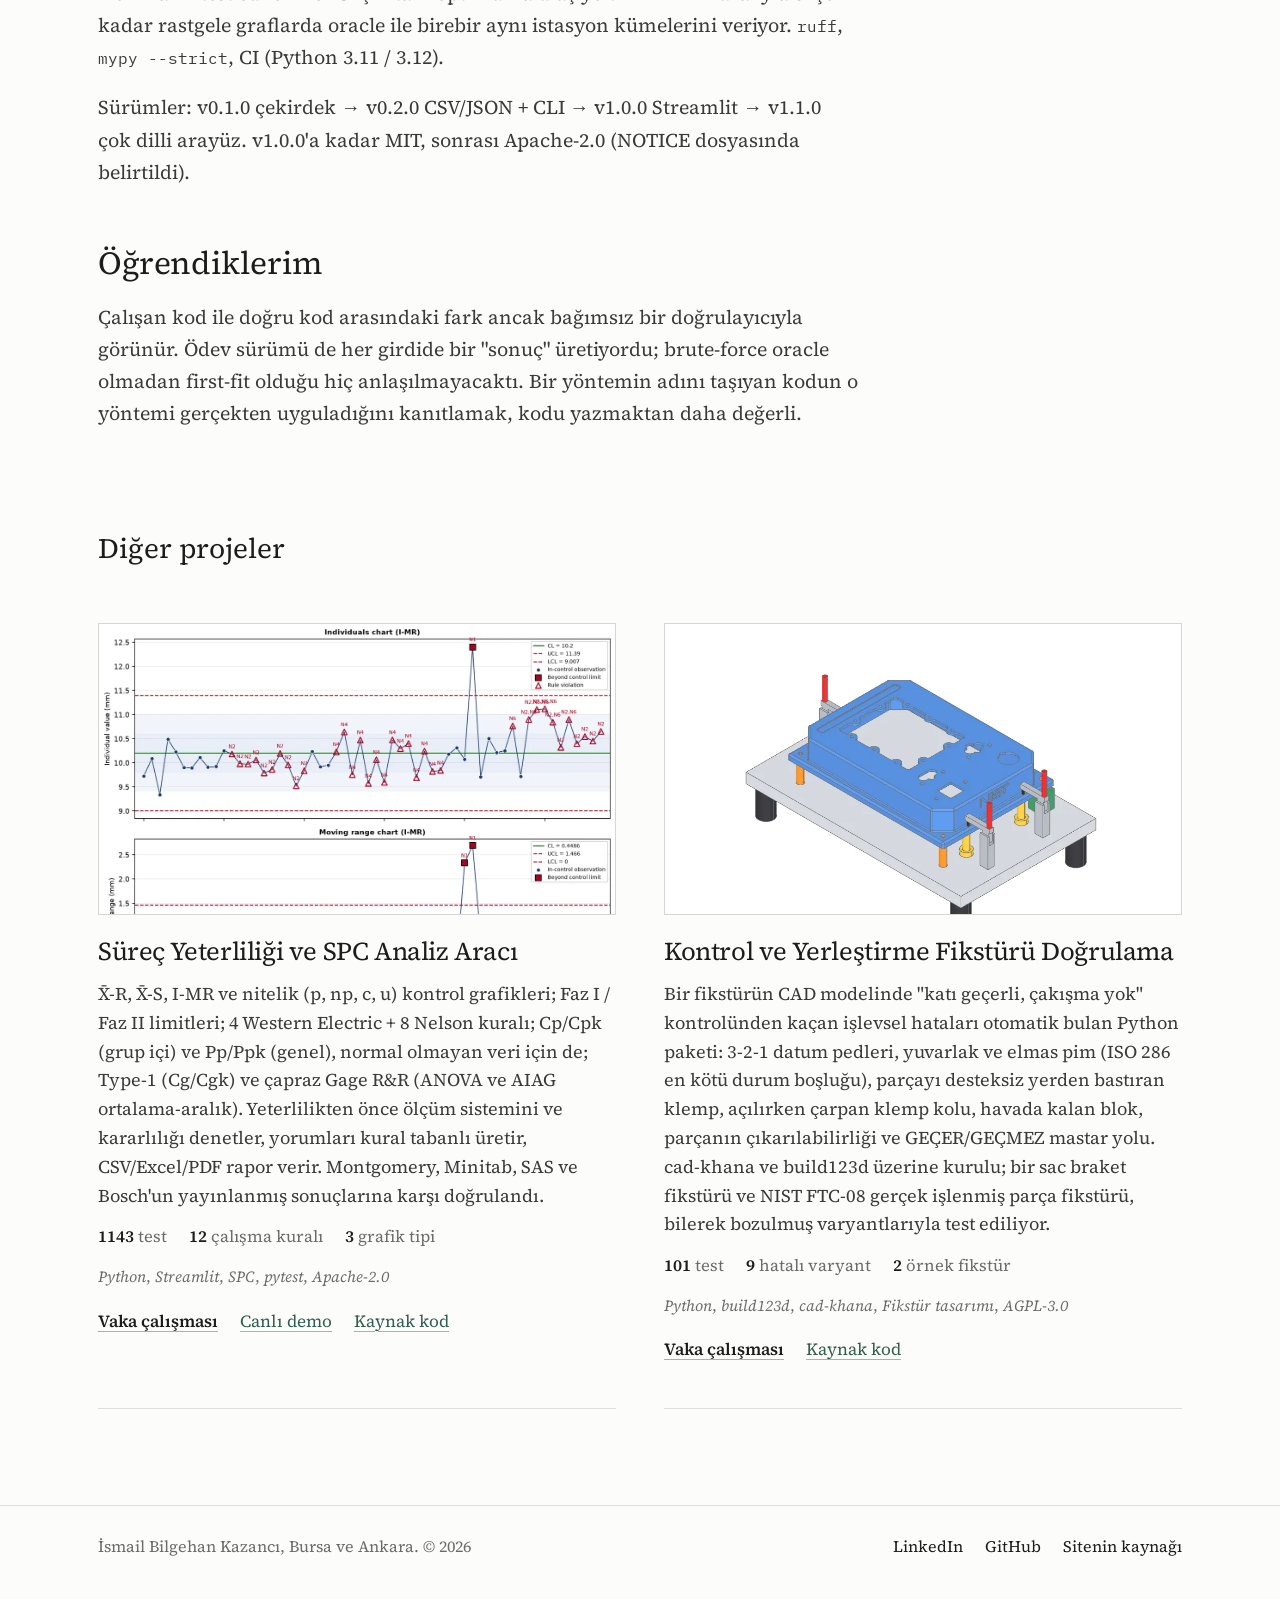
<file: projeler/hoffmann-line-balancing/index.html>
<!DOCTYPE html>
<html lang="tr">
<head>
  <meta charset="utf-8">
  <meta name="viewport" content="width=device-width, initial-scale=1">
  <title data-tr="Hoffmann Montaj Hattı Dengeleme · İsmail Bilgehan Kazancı" data-en="Hoffmann Assembly Line Balancing · İsmail Bilgehan Kazancı">Hoffmann Montaj Hattı Dengeleme · İsmail Bilgehan Kazancı</title>
  <meta name="description" content="SALBP-1 için Hoffmann (1963) öncelik matrisi yöntemi: saf Python çekirdek, komut satırı ve beş dilli Streamlit arayüzü. 127 test, brute-force ve bitmask-DP ile doğrulanmış, canlı demo.">
  <meta name="author" content="İsmail Bilgehan Kazancı">
  <link rel="canonical" href="https://dailydana.github.io/projeler/hoffmann-line-balancing/">
  <link rel="alternate" hreflang="tr" href="https://dailydana.github.io/projeler/hoffmann-line-balancing/">
  <link rel="alternate" hreflang="en" href="https://dailydana.github.io/projeler/hoffmann-line-balancing/?lang=en">
  <link rel="alternate" hreflang="x-default" href="https://dailydana.github.io/projeler/hoffmann-line-balancing/">
  <meta property="og:type" content="article">
  <meta property="og:site_name" content="İsmail Bilgehan Kazancı">
  <meta property="og:title" content="Hoffmann Assembly Line Balancing · vaka çalışması">
  <meta property="og:description" content="SALBP-1, Hoffmann 1963; CLI + 5 dilli Streamlit. Ders ödevi olarak başladı, inceleme first-fit olduğunu gösterdi, sıfırdan yazıldı. 127 test, brute-force oracle ile doğrulanmış.">
  <meta property="og:url" content="https://dailydana.github.io/projeler/hoffmann-line-balancing/">
  <meta property="og:image" content="https://dailydana.github.io/projeler/hoffmann-line-balancing/og.png">
  <meta property="og:image:width" content="1200">
  <meta property="og:image:height" content="630">
  <meta property="og:image:alt" content="Hoffmann Montaj Hattı Dengeleme">
  <meta property="og:locale" content="tr_TR">
  <meta property="og:locale:alternate" content="en_US">
  <meta name="twitter:card" content="summary_large_image">
  <meta name="theme-color" content="#FCFCFA">
  <link rel="icon" href="/assets/img/favicon.svg" type="image/svg+xml">
  <link rel="apple-touch-icon" href="/assets/img/apple-touch-icon.png">
  <link rel="preload" href="/assets/fonts/source-serif-4-latin-wght-normal.woff2" as="font" type="font/woff2" crossorigin>
  <script>
    (function(){var d=document.documentElement;d.classList.add('js');try{var q=new URLSearchParams(location.search).get('lang'),l=q||localStorage.getItem('lang');if(l==='en'||l==='tr'){d.lang=l;if(q)localStorage.setItem('lang',l);}var t=localStorage.getItem('theme');if(t!=='light'&&t!=='dark')t=matchMedia('(prefers-color-scheme: dark)').matches?'dark':'light';d.dataset.theme=t;}catch(e){d.dataset.theme='light';}})();
  </script>
  <link rel="stylesheet" href="/assets/css/style.css">
  <script type="application/ld+json">
  {
    "@context": "https://schema.org",
    "@type": "SoftwareSourceCode",
    "name": "hoffmann-line-balancing",
    "description": "Assembly line balancing (SALBP-1) with Hoffmann's precedence-matrix method: pure-Python core, CLI and a five-language Streamlit UI.",
    "codeRepository": "https://github.com/DailyDana/hoffmann-line-balancing",
    "programmingLanguage": "Python",
    "license": "https://www.apache.org/licenses/LICENSE-2.0",
    "url": "https://dailydana.github.io/projeler/hoffmann-line-balancing/",
    "image": "https://dailydana.github.io/projeler/hoffmann-line-balancing/og.png",
    "author": { "@type": "Person", "name": "İsmail Bilgehan Kazancı", "url": "https://dailydana.github.io/" }
  }
  </script>
</head>
<body>

<a class="skip" href="#icerik"><span data-lang="tr" lang="tr">İçeriğe geç</span><span data-lang="en" lang="en">Skip to content</span></a>

<!-- chrome:nav -->
<header class="nav" id="nav">
  <div class="wrap nav-inner">
    <a href="/" class="brand" aria-label="İsmail Bilgehan Kazancı · ana sayfa" data-aria="aria.brand">
      <span class="brand-name">İsmail Bilgehan Kazancı</span>
    </a>
    <div class="nav-right">
      <nav class="nav-links" id="navLinks" aria-label="Ana menü" data-aria="aria.menu">
        <a href="/#hakkimda" data-nav><span data-lang="tr" lang="tr">Hakkımda</span><span data-lang="en" lang="en">About</span></a>
        <a href="/#projeler" data-nav><span data-lang="tr" lang="tr">Projeler</span><span data-lang="en" lang="en">Projects</span></a>
        <a href="/#beceriler" data-nav><span data-lang="tr" lang="tr">Beceriler</span><span data-lang="en" lang="en">Skills</span></a>
        <a href="/#deneyim" data-nav><span data-lang="tr" lang="tr">Deneyim</span><span data-lang="en" lang="en">Experience</span></a>
        <a href="/#iletisim" data-nav><span data-lang="tr" lang="tr">İletişim</span><span data-lang="en" lang="en">Contact</span></a>
      </nav>
      <div class="toggles">
        <div class="lang" role="group" aria-label="Dil / Language">
          <button type="button" data-lang-set="tr" aria-pressed="true" lang="tr">TR</button>
          <button type="button" data-lang-set="en" aria-pressed="false" lang="en">EN</button>
        </div>
        <button type="button" class="theme" id="themeToggle" aria-pressed="false" aria-label="Koyu temaya geç">
          <svg class="i-moon" viewBox="0 0 24 24" aria-hidden="true"><path d="M21 12.8A9 9 0 1 1 11.2 3a7 7 0 0 0 9.8 9.8Z"/></svg>
          <svg class="i-sun" viewBox="0 0 24 24" aria-hidden="true"><circle cx="12" cy="12" r="4"/><path d="M12 2v2M12 20v2M4.9 4.9l1.4 1.4M17.7 17.7l1.4 1.4M2 12h2M20 12h2M4.9 19.1l1.4-1.4M17.7 6.3l1.4-1.4"/></svg>
        </button>
      </div>
      <button class="nav-toggle" id="navToggle" aria-label="Menüyü aç" aria-expanded="false" aria-controls="navLinks">
        <span></span><span></span>
      </button>
    </div>
  </div>
</header>
<!-- /chrome:nav -->

<main id="icerik">
  <article class="case">
    <div class="wrap">
      <nav class="crumb" aria-label="Sayfa yolu" data-aria="aria.crumb"><a href="/#projeler"><span data-lang="tr" lang="tr">Tüm projeler</span><span data-lang="en" lang="en">All projects</span></a></nav>

      <header class="case-head">
        <h1 class="case-title"><span data-lang="tr" lang="tr">Hoffmann Montaj Hattı Dengeleme</span><span data-lang="en" lang="en">Hoffmann Assembly Line Balancing</span></h1>
        <p class="case-lead"><span data-lang="tr" lang="tr">SALBP-1 için Hoffmann'ın (1963) öncelik matrisi yöntemi: saf Python çekirdek, komut satırı aracı ve beş dilli Streamlit arayüzü. Ders ödevi olarak başladı; inceleme, kodun aslında Hoffmann olmadığını gösterince sıfırdan yazıldı.</span><span data-lang="en" lang="en">Hoffmann's (1963) precedence-matrix method for SALBP-1: a pure-Python core, a command-line tool and a five-language Streamlit UI. It started as coursework; when a review showed the code was not actually Hoffmann's method, it was rewritten from scratch.</span></p>
        <div class="case-tags"><span class="chip">Python 3.11+</span><span class="chip">Streamlit</span><span class="chip">hypothesis</span><span class="chip">mypy --strict</span><span class="chip">GitHub Actions</span><span class="chip">Apache-2.0</span></div>
        <dl class="case-metrics">
          <div><dt><span data-lang="tr" lang="tr">Test</span><span data-lang="en" lang="en">Tests</span></dt><dd>127</dd></div>
          <div><dt><span data-lang="tr" lang="tr">Arayüz dili</span><span data-lang="en" lang="en">UI languages</span></dt><dd>EN · TR · DE · ES · FR</dd></div>
          <div><dt><span data-lang="tr" lang="tr">Doğrulama</span><span data-lang="en" lang="en">Verification</span></dt><dd>brute-force + bitmask-DP</dd></div>
          <div><dt><span data-lang="tr" lang="tr">Sürüm</span><span data-lang="en" lang="en">Release</span></dt><dd>v1.1.0</dd></div>
        </dl>
        <div class="case-actions">
          <a class="btn btn-accent" href="https://hoffmann-line-balancing.streamlit.app/" target="_blank" rel="noopener"><span data-lang="tr" lang="tr">Canlı demo</span><span data-lang="en" lang="en">Live demo</span></a>
          <a class="btn btn-line" href="https://github.com/DailyDana/hoffmann-line-balancing" target="_blank" rel="noopener"><span data-lang="tr" lang="tr">Kaynak kod</span><span data-lang="en" lang="en">Source code</span></a>
        </div>
      </header>

      <figure class="case-hero">
        <img src="/assets/img/projects/hoffmann-line-balancing.webp" width="1200" height="1520" alt="Streamlit arayüzü: iş tablosu, çevrim süresi, istasyon sonuçları" fetchpriority="high">
        <figcaption><span data-lang="tr" lang="tr">Streamlit arayüzü: iş tablosu (süre + ardıllar), çevrim süresi, eşitlik kuralı, sonuç kartları; kenar çubuğundan dil seçimi.</span><span data-lang="en" lang="en">Streamlit UI: task table (duration + successors), cycle time, tie-break rule, result cards; language selector in the sidebar.</span></figcaption>
      </figure>

      <div class="case-body">
        <section>
          <h2 data-no="01"><span data-lang="tr" lang="tr">Problem</span><span data-lang="en" lang="en">Problem</span></h2>
          <div data-lang="tr" lang="tr">
            <p>Montaj hattı dengeleme (SALBP-1): verilen çevrim süresi <em>C</em> için işleri öncelik kısıtlarını bozmadan en az sayıda istasyona dağıtmak. Projenin ilk sürümü bir ders ödeviydi: MATLAB'dan Python'a taşınmış, üstüne Tkinter arayüzü konmuştu ve "sonuç" üretiyordu.</p>
            <p>Kod incelemesi, uygulanan döngünün Hoffmann yöntemi değil <strong>first-fit sezgiseli</strong> olduğunu gösterdi ("kodu sıfır olan ilk uygun işi al"). Alt küme sayımı olmadığı için optimumdan sapıyordu: <code>[4, 4, 3, 3, 3, 3]</code>, <em>C</em> = 10 örneğinde 3 istasyon buluyordu, Hoffmann 2 bulur. Ayrıca öncelik döngüsünde sonsuz döngüye giriyor, ondalık süreleri reddediyor ve geçersiz girdiyi sessizce yutuyordu.</p>
          </div>
          <div data-lang="en" lang="en">
            <p>Assembly line balancing (SALBP-1): for a given cycle time <em>C</em>, assign tasks to the fewest stations without violating precedence. The first version was coursework: a MATLAB script ported to Python with a Tkinter GUI on top, and it did produce "results".</p>
            <p>A code review showed the implemented loop was a <strong>first-fit heuristic</strong>, not Hoffmann's method ("take the first available task whose code is zero"). Without subset enumeration it deviated from the optimum: on <code>[4, 4, 3, 3, 3, 3]</code> with <em>C</em> = 10 it found 3 stations where Hoffmann finds 2. It also looped forever on precedence cycles, rejected fractional durations and silently dropped invalid input.</p>
          </div>
        </section>

        <section>
          <h2 data-no="02"><span data-lang="tr" lang="tr">Yaklaşım</span><span data-lang="en" lang="en">Approach</span></h2>
          <div data-lang="tr" lang="tr">
            <ul>
              <li><strong>Gerçek Hoffmann.</strong> Her istasyon için öncelik kısıtını sağlayan <em>tüm</em> iş alt kümeleri sayılır, boş süreyi en aza indiren seçilir. Eşitlik kuralı seçilebilir: <code>ORIGINAL</code>, <code>MOST_TASKS</code>, <code>MOST_FOLLOWERS</code>.</li>
              <li><strong>Eski davranış korundu.</strong> First-fit döngüsü <code>greedy_first_fit</code> olarak duruyor; arayüzde "eski yöntemle karşılaştır" iki çözümü yan yana gösterir.</li>
              <li><strong>Ölçütler.</strong> Verimlilik, denge kaybı, teorik alt sınır ⌈Σt/C⌉, düzgünlük indeksi (Moodie &amp; Young).</li>
              <li><strong>Gerçek girdiler.</strong> Türkçe Excel CSV'si (<code>;</code> ayracı, ondalık virgül), Türkçe sütun başlıkları; hatalar <code>BalancingError</code> altında ve sorunlu iş kimliklerini söyler.</li>
              <li><strong>Üç arayüz, tek çekirdek.</strong> Python API, komut satırı (metin/JSON/CSV çıktı) ve Streamlit (tablo editörü, çevrim süresi taraması, CSV/JSON indirme). Çekirdeğin zorunlu bağımlılığı yok.</li>
              <li><strong>Beş dil.</strong> Arayüz ve komut satırı EN/TR/DE/ES/FR; i18n bütünlüğü testle kilitli.</li>
            </ul>
          </div>
          <div data-lang="en" lang="en">
            <ul>
              <li><strong>Real Hoffmann.</strong> For every station, <em>every</em> task subset that satisfies precedence is enumerated and the one with minimum idle time is chosen. The tie-break rule is selectable: <code>ORIGINAL</code>, <code>MOST_TASKS</code>, <code>MOST_FOLLOWERS</code>.</li>
              <li><strong>The old behaviour is preserved.</strong> The first-fit loop lives on as <code>greedy_first_fit</code>; "compare with legacy method" shows both solutions side by side.</li>
              <li><strong>Metrics.</strong> Efficiency, balance delay, theoretical lower bound ⌈Σt/C⌉, smoothness index (Moodie &amp; Young).</li>
              <li><strong>Real inputs.</strong> Turkish Excel CSV (<code>;</code> delimiter, decimal comma), Turkish column headers; errors derive from <code>BalancingError</code> and name the offending task ids.</li>
              <li><strong>Three interfaces, one core.</strong> Python API, CLI (text/JSON/CSV output) and Streamlit (table editor, cycle-time sweep, CSV/JSON download). The core has no mandatory dependency.</li>
              <li><strong>Five languages.</strong> UI and CLI in EN/TR/DE/ES/FR; i18n completeness is locked by a test.</li>
            </ul>
          </div>
        </section>

        <section>
          <h2 data-no="03"><span data-lang="tr" lang="tr">Sonuç ve doğrulama</span><span data-lang="en" lang="en">Result and verification</span></h2>
          <div data-lang="tr" lang="tr"><p>Ders örneği (12 iş, <em>C</em> = 18) komut satırından:</p></div>
          <div data-lang="en" lang="en"><p>The course example (12 tasks, <em>C</em> = 18) from the command line:</p></div>
<pre>$ python -m hoffmann_lb examples/course_example.csv --cycle 18

Method: hoffmann   Cycle time: 18

Station  1: 1, 2            load      18   idle       0
Station  2: 3, 4, 5, 7, 9   load      18   idle       0
Station  3: 6, 8            load      17   idle       1
Station  4: 10, 11, 12      load      17   idle       1

Stations          : 4 (equals lower bound)
Efficiency (E)    : 97.22 %
Balance delay (D) : 2.78 %
Smoothness (SI)   : 1.4142</pre>
          <div data-lang="tr" lang="tr">
            <p><strong>127 test:</strong> birim, uçtan uca CLI, Streamlit <code>AppTest</code>, i18n bütünlüğü ve rastgele DAG'lar üzerinde hypothesis özellik testleri. Ders örneğinin beklenen değerleri bağımsız bir <strong>brute-force oracle</strong> ve kesin bir <strong>bitmask-DP çözücü</strong> ile hesaplandı; Hoffmann test edilen her <em>C</em> için tam optimuma ulaşıyor. <code>ORIGINAL</code> kuralıyla 8 işe kadar rastgele graflarda oracle ile birebir aynı istasyon kümelerini veriyor. <code>ruff</code>, <code>mypy --strict</code>, CI (Python 3.11 / 3.12).</p>
            <p>Sürümler: v0.1.0 çekirdek → v0.2.0 CSV/JSON + CLI → v1.0.0 Streamlit → v1.1.0 çok dilli arayüz. v1.0.0'a kadar MIT, sonrası Apache-2.0 (NOTICE dosyasında belirtildi).</p>
          </div>
          <div data-lang="en" lang="en">
            <p><strong>127 tests:</strong> unit, end-to-end CLI, Streamlit <code>AppTest</code>, i18n completeness and hypothesis property tests on random DAGs. Expected values for the course example were computed with an independent <strong>brute-force oracle</strong> and an exact <strong>bitmask-DP solver</strong>; Hoffmann reaches the exact optimum for every tested <em>C</em>. With the <code>ORIGINAL</code> rule it yields exactly the same station sets as the oracle on random graphs up to 8 tasks. <code>ruff</code>, <code>mypy --strict</code>, CI on Python 3.11 / 3.12.</p>
            <p>Releases: v0.1.0 core → v0.2.0 CSV/JSON + CLI → v1.0.0 Streamlit → v1.1.0 multilingual UI. MIT up to v1.0.0, Apache-2.0 afterwards (recorded in NOTICE).</p>
          </div>
        </section>

        <section>
          <h2 data-no="04"><span data-lang="tr" lang="tr">Öğrendiklerim</span><span data-lang="en" lang="en">What I learned</span></h2>
          <div data-lang="tr" lang="tr">
            <p>Çalışan kod ile doğru kod arasındaki fark ancak bağımsız bir doğrulayıcıyla görünür. Ödev sürümü de her girdide bir "sonuç" üretiyordu; brute-force oracle olmadan first-fit olduğu hiç anlaşılmayacaktı. Bir yöntemin adını taşıyan kodun o yöntemi gerçekten uyguladığını kanıtlamak, kodu yazmaktan daha değerli.</p>
          </div>
          <div data-lang="en" lang="en">
            <p>The difference between working code and correct code only shows up with an independent verifier. The coursework version produced a "result" for every input; without the brute-force oracle nobody would have noticed it was first-fit. Proving that code named after a method actually implements that method is worth more than writing the code.</p>
          </div>
        </section>
      </div>

      <section class="related">
        <h2 class="related-title"><span data-lang="tr" lang="tr">Diğer projeler</span><span data-lang="en" lang="en">Other projects</span></h2>
        <div class="projects-grid-2" id="related" data-exclude="hoffmann-line-balancing"><!-- static:related --><article class="card card-medium" id="p-spc-analyzer">
        <div class="card-media"><img src="/assets/img/projects/spc-analyzer.webp" width="1200" height="898" loading="lazy" decoding="async" alt="I-MR kontrol grafiği çıktısı" data-alt-tr="I-MR kontrol grafiği çıktısı" data-alt-en="I-MR control chart output"></div>
        <div class="card-body">
          <h3><a href="/projeler/spc-analyzer/"><span data-lang="tr" lang="tr">Süreç Yeterliliği ve SPC Analiz Aracı</span><span data-lang="en" lang="en">Process Capability &amp; SPC Analyzer</span></a></h3>
          <p><span data-lang="tr" lang="tr">X̄-R, X̄-S, I-MR ve nitelik (p, np, c, u) kontrol grafikleri; Faz I / Faz II limitleri; 4 Western Electric + 8 Nelson kuralı; Cp/Cpk (grup içi) ve Pp/Ppk (genel), normal olmayan veri için de; Type-1 (Cg/Cgk) ve çapraz Gage R&amp;R (ANOVA ve AIAG ortalama-aralık). Yeterlilikten önce ölçüm sistemini ve kararlılığı denetler, yorumları kural tabanlı üretir, CSV/Excel/PDF rapor verir. Montgomery, Minitab, SAS ve Bosch'un yayınlanmış sonuçlarına karşı doğrulandı.</span><span data-lang="en" lang="en">X̄-R, X̄-S, I-MR and attribute (p, np, c, u) control charts; Phase I / Phase II limits; 4 Western Electric + 8 Nelson rules; Cp/Cpk (within) and Pp/Ppk (overall), also for non-normal data; Type-1 (Cg/Cgk) and crossed Gage R&amp;R (ANOVA and AIAG Average &amp; Range). Checks the measurement system and stability before capability, produces rule-based interpretations and CSV/Excel/PDF reports. Validated against published Montgomery, Minitab, SAS and Bosch results.</span></p>
          <div class="card-metrics"><span class="metric"><b>1143</b><span data-lang="tr" lang="tr">test</span><span data-lang="en" lang="en">tests</span></span><span class="metric"><b>12</b><span data-lang="tr" lang="tr">çalışma kuralı</span><span data-lang="en" lang="en">run rules</span></span><span class="metric"><b>3</b><span data-lang="tr" lang="tr">grafik tipi</span><span data-lang="en" lang="en">chart types</span></span></div>
          <div class="card-tags"><span class="chip">Python</span><span class="chip">Streamlit</span><span class="chip">SPC</span><span class="chip">pytest</span><span class="chip">Apache-2.0</span></div>
          <div class="card-links"><a class="is-muted" href="/projeler/spc-analyzer/"><span data-lang="tr" lang="tr">Vaka çalışması</span><span data-lang="en" lang="en">Case study</span></a><a href="https://spc-analyzer.streamlit.app/" target="_blank" rel="noopener"><span data-lang="tr" lang="tr">Canlı demo</span><span data-lang="en" lang="en">Live demo</span></a><a href="https://github.com/DailyDana/process-capability-analyzer" target="_blank" rel="noopener"><span data-lang="tr" lang="tr">Kaynak kod</span><span data-lang="en" lang="en">Source code</span></a></div>
        </div>
      </article>
      <article class="card card-medium" id="p-fikstur-kontrol">
        <div class="card-media"><img src="/assets/img/projects/fikstur-kontrol.webp" width="1000" height="660" loading="lazy" decoding="async" alt="NIST FTC-08 parçası için kontrol fikstürü: taban plakası, pimler, klempler" data-alt-tr="NIST FTC-08 parçası için kontrol fikstürü: taban plakası, pimler, klempler" data-alt-en="Checking fixture for the NIST FTC-08 part: base plate, pins, clamps"></div>
        <div class="card-body">
          <h3><a href="/projeler/fikstur-kontrol/"><span data-lang="tr" lang="tr">Kontrol ve Yerleştirme Fikstürü Doğrulama</span><span data-lang="en" lang="en">Checking &amp; Locating Fixture Verification</span></a></h3>
          <p><span data-lang="tr" lang="tr">Bir fikstürün CAD modelinde "katı geçerli, çakışma yok" kontrolünden kaçan işlevsel hataları otomatik bulan Python paketi: 3-2-1 datum pedleri, yuvarlak ve elmas pim (ISO 286 en kötü durum boşluğu), parçayı desteksiz yerden bastıran klemp, açılırken çarpan klemp kolu, havada kalan blok, parçanın çıkarılabilirliği ve GEÇER/GEÇMEZ mastar yolu. cad-khana ve build123d üzerine kurulu; bir sac braket fikstürü ve NIST FTC-08 gerçek işlenmiş parça fikstürü, bilerek bozulmuş varyantlarıyla test ediliyor.</span><span data-lang="en" lang="en">A Python package that automatically finds the functional errors in a fixture CAD model that slip past "valid solid, no interference": 3-2-1 datum pads, round and diamond pins (ISO 286 worst-case clearance), a clamp pressing unsupported material, a clamp arm that collides while opening, a floating block, whether the part can be removed, and the GO/NO-GO gauge path. Built on cad-khana and build123d; tested on a sheet-metal bracket fixture and a fixture for the NIST FTC-08 machined part, each with deliberately broken variants.</span></p>
          <div class="card-metrics"><span class="metric"><b>101</b><span data-lang="tr" lang="tr">test</span><span data-lang="en" lang="en">tests</span></span><span class="metric"><b>9</b><span data-lang="tr" lang="tr">hatalı varyant</span><span data-lang="en" lang="en">fault variants</span></span><span class="metric"><b>2</b><span data-lang="tr" lang="tr">örnek fikstür</span><span data-lang="en" lang="en">example fixtures</span></span></div>
          <div class="card-tags"><span class="chip">Python</span><span class="chip">build123d</span><span class="chip">cad-khana</span><span class="chip"><span data-lang="tr" lang="tr">Fikstür tasarımı</span><span data-lang="en" lang="en">Fixture design</span></span><span class="chip">AGPL-3.0</span></div>
          <div class="card-links"><a class="is-muted" href="/projeler/fikstur-kontrol/"><span data-lang="tr" lang="tr">Vaka çalışması</span><span data-lang="en" lang="en">Case study</span></a><a href="https://github.com/DailyDana/fikstur-kontrol" target="_blank" rel="noopener"><span data-lang="tr" lang="tr">Kaynak kod</span><span data-lang="en" lang="en">Source code</span></a></div>
        </div>
      </article><!-- /static:related --></div>
      </section>
    </div>
  </article>
</main>

<!-- chrome:footer -->
<footer class="footer">
  <div class="wrap footer-inner">
    <span>İsmail Bilgehan Kazancı, Bursa ve Ankara. © <span id="year">2026</span></span>
    <span class="footer-links">
      <a href="https://www.linkedin.com/in/ismailbilgehankazanci" target="_blank" rel="noopener">LinkedIn</a>
      <a href="https://github.com/DailyDana" target="_blank" rel="noopener">GitHub</a>
      <a href="https://github.com/DailyDana/DailyDana.github.io" target="_blank" rel="noopener"><span data-lang="tr" lang="tr">Sitenin kaynağı</span><span data-lang="en" lang="en">Site source</span></a>
    </span>
  </div>
</footer>
<!-- /chrome:footer -->

<script src="/assets/js/data.js"></script>
<script src="/assets/js/main.js"></script>
<!-- Cloudflare Web Analytics --><script type='module' src='https://static.cloudflareinsights.com/beacon.min.js' data-cf-beacon='{"token": "fa9ce7c9204f44c0bb32274c1430b982"}'></script><!-- End Cloudflare Web Analytics -->
</body>
</html>
</file>
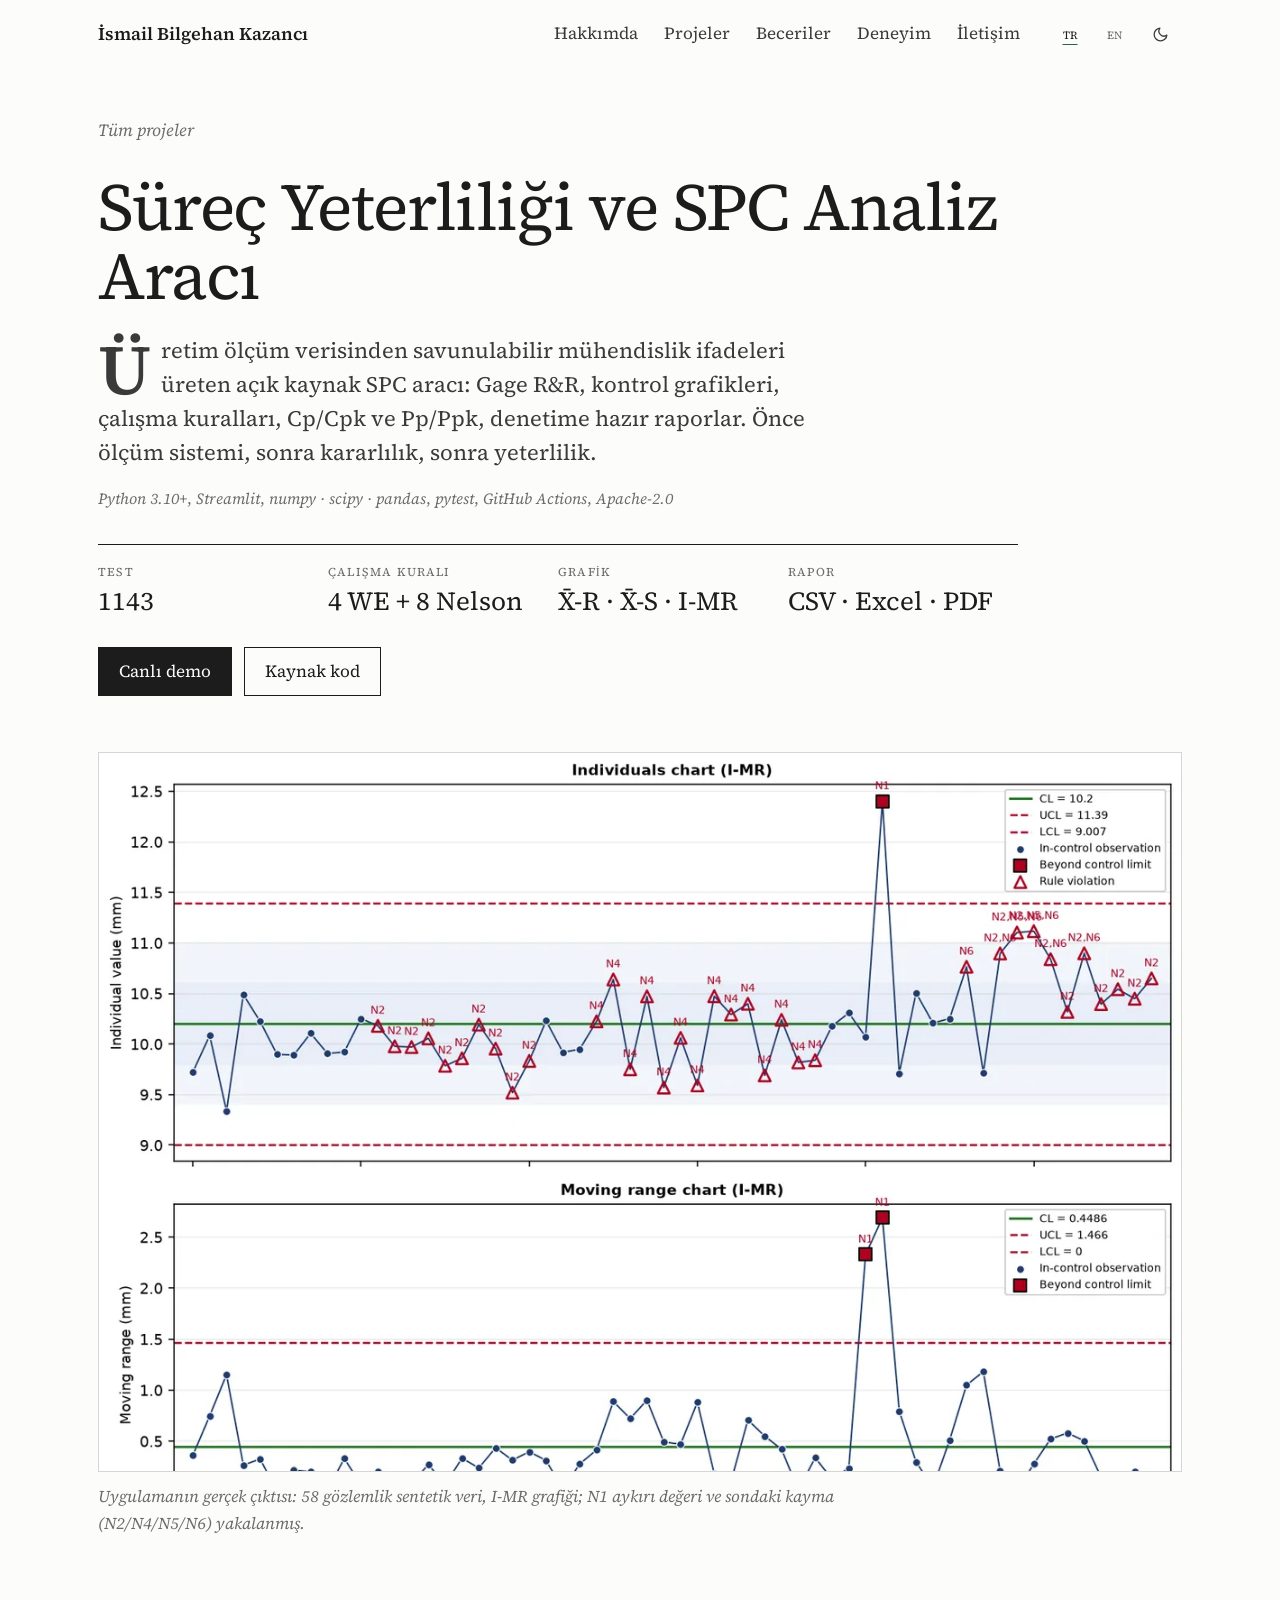
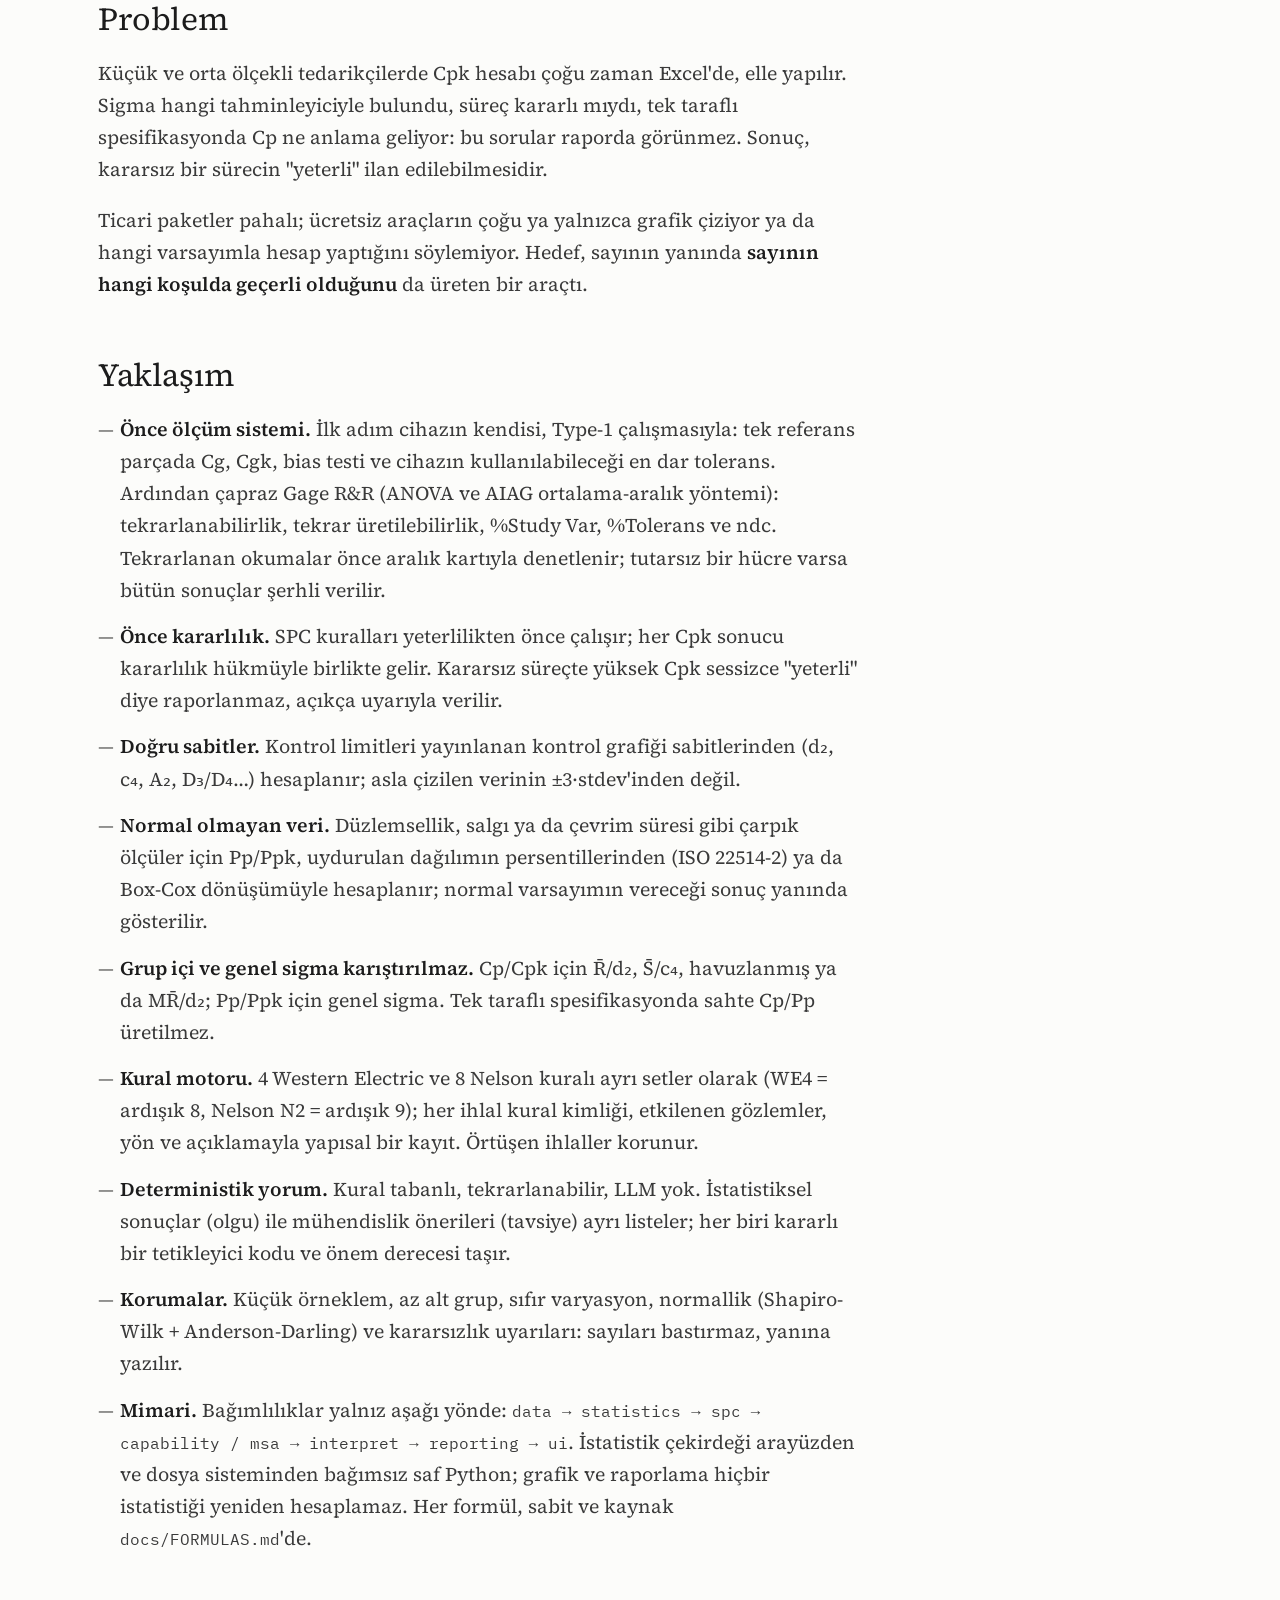
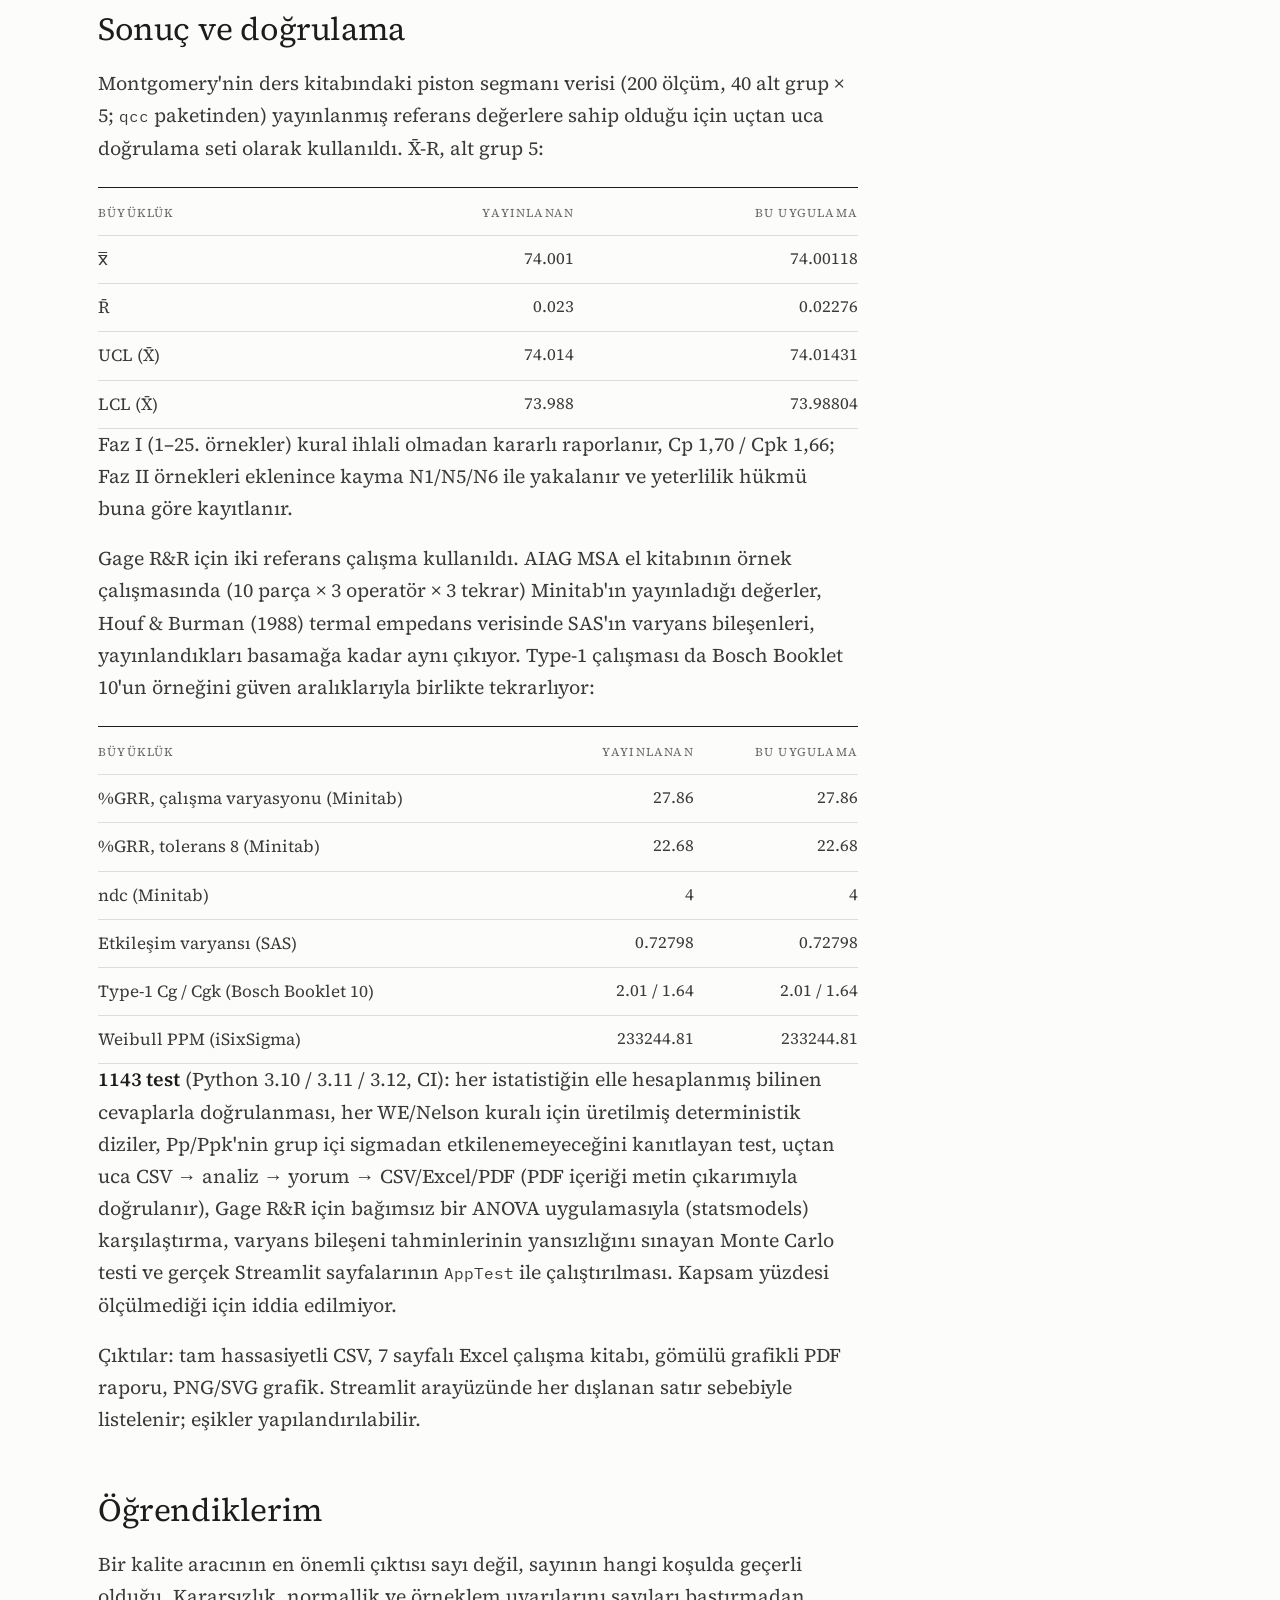
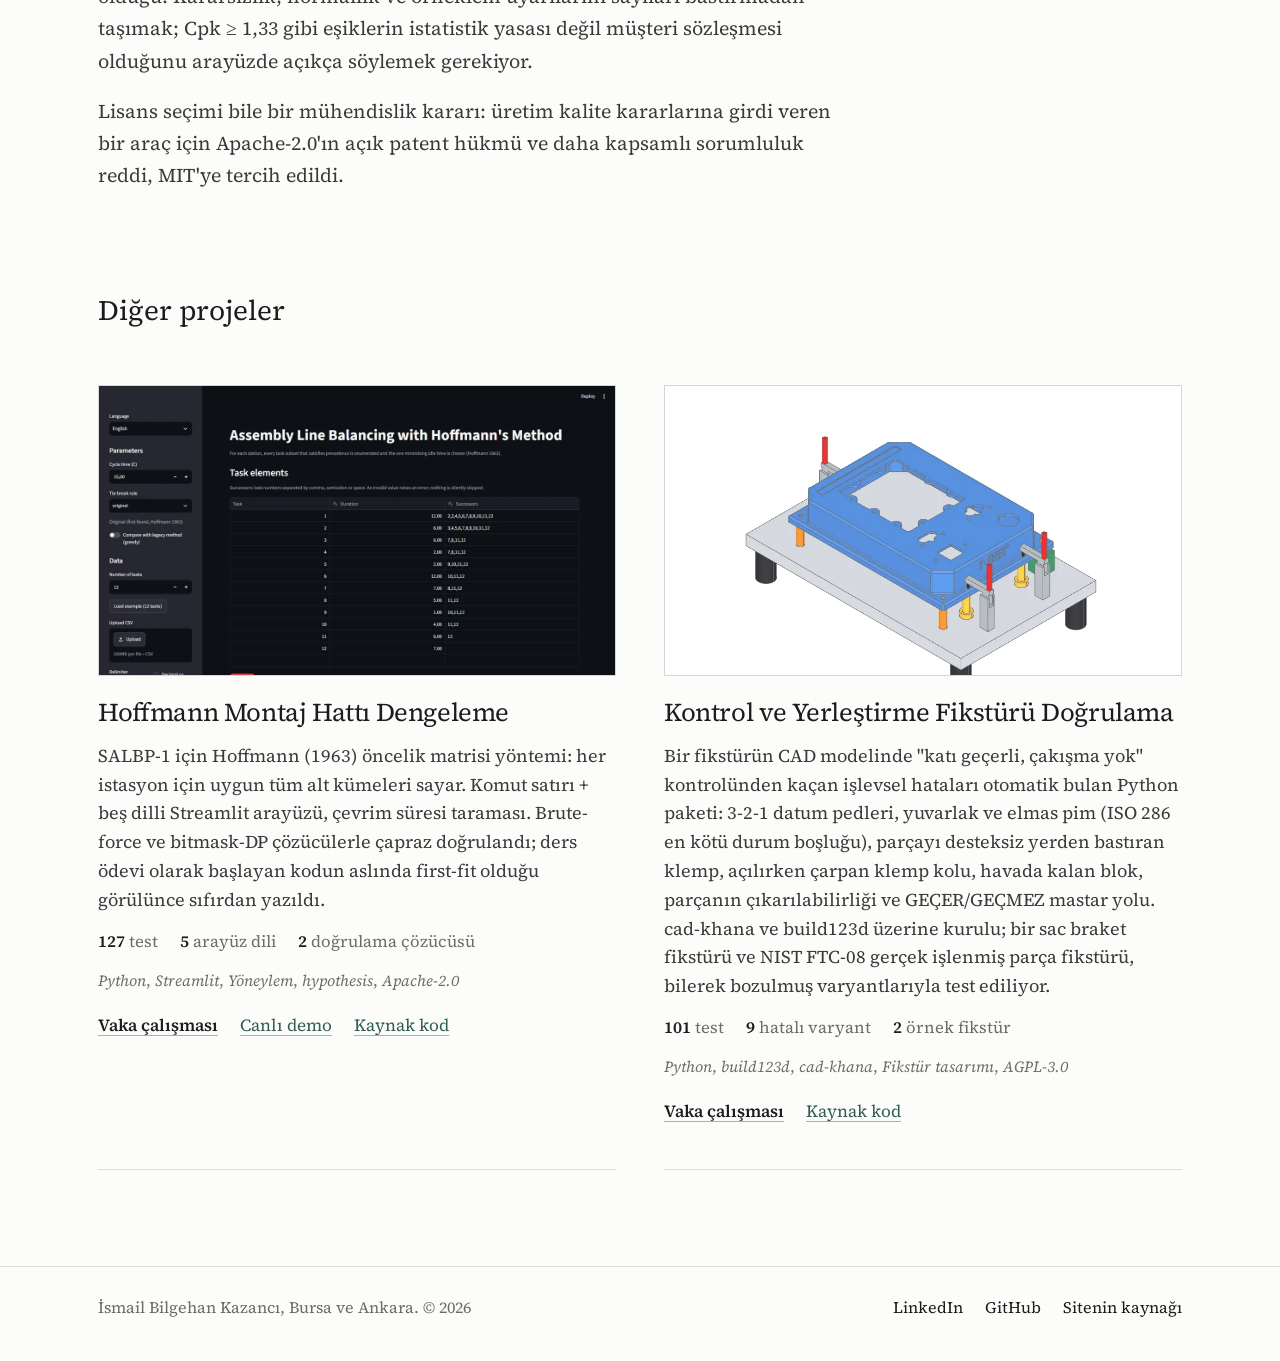
<file: projeler/spc-analyzer/index.html>
<!DOCTYPE html>
<html lang="tr">
<head>
  <meta charset="utf-8">
  <meta name="viewport" content="width=device-width, initial-scale=1">
  <title data-tr="SPC ve Süreç Yeterliliği Analiz Aracı · İsmail Bilgehan Kazancı" data-en="SPC &amp; Process Capability Analyzer · İsmail Bilgehan Kazancı">SPC ve Süreç Yeterliliği Analiz Aracı · İsmail Bilgehan Kazancı</title>
  <meta name="description" content="Açık kaynak SPC aracı: X̄-R, X̄-S, I-MR kontrol grafikleri, Western Electric ve Nelson kuralları, Cp/Cpk ve Pp/Ppk, Type-1 ve Gage R&R, denetime hazır raporlar. 1143 test, yayınlanmış sonuçlarla doğrulanmış, canlı demo.">
  <meta name="author" content="İsmail Bilgehan Kazancı">
  <link rel="canonical" href="https://dailydana.github.io/projeler/spc-analyzer/">
  <link rel="alternate" hreflang="tr" href="https://dailydana.github.io/projeler/spc-analyzer/">
  <link rel="alternate" hreflang="en" href="https://dailydana.github.io/projeler/spc-analyzer/?lang=en">
  <link rel="alternate" hreflang="x-default" href="https://dailydana.github.io/projeler/spc-analyzer/">
  <meta property="og:type" content="article">
  <meta property="og:site_name" content="İsmail Bilgehan Kazancı">
  <meta property="og:title" content="SPC & Process Capability Analyzer · vaka çalışması">
  <meta property="og:description" content="Gage R&amp;R, kontrol grafikleri, 12 çalışma kuralı, Cp/Cpk vs Pp/Ppk; önce ölçüm sistemi ve kararlılık, sonra yeterlilik. 1143 test, Apache-2.0, canlı demo.">
  <meta property="og:url" content="https://dailydana.github.io/projeler/spc-analyzer/">
  <meta property="og:image" content="https://dailydana.github.io/projeler/spc-analyzer/og.png">
  <meta property="og:image:width" content="1200">
  <meta property="og:image:height" content="630">
  <meta property="og:image:alt" content="SPC ve Süreç Yeterliliği Analiz Aracı">
  <meta property="og:locale" content="tr_TR">
  <meta property="og:locale:alternate" content="en_US">
  <meta name="twitter:card" content="summary_large_image">
  <meta name="theme-color" content="#FCFCFA">
  <link rel="icon" href="/assets/img/favicon.svg" type="image/svg+xml">
  <link rel="apple-touch-icon" href="/assets/img/apple-touch-icon.png">
  <link rel="preload" href="/assets/fonts/source-serif-4-latin-wght-normal.woff2" as="font" type="font/woff2" crossorigin>
  <script>
    (function(){var d=document.documentElement;d.classList.add('js');try{var q=new URLSearchParams(location.search).get('lang'),l=q||localStorage.getItem('lang');if(l==='en'||l==='tr'){d.lang=l;if(q)localStorage.setItem('lang',l);}var t=localStorage.getItem('theme');if(t!=='light'&&t!=='dark')t=matchMedia('(prefers-color-scheme: dark)').matches?'dark':'light';d.dataset.theme=t;}catch(e){d.dataset.theme='light';}})();
  </script>
  <link rel="stylesheet" href="/assets/css/style.css">
  <script type="application/ld+json">
  {
    "@context": "https://schema.org",
    "@type": "SoftwareSourceCode",
    "name": "process-capability-analyzer",
    "description": "SPC, process capability and Gage R&R tool: X̄-R, X̄-S, I-MR control charts, Western Electric and Nelson rules, Cp/Cpk vs Pp/Ppk, crossed Gage R&R, reports.",
    "codeRepository": "https://github.com/DailyDana/process-capability-analyzer",
    "programmingLanguage": "Python",
    "license": "https://www.apache.org/licenses/LICENSE-2.0",
    "url": "https://dailydana.github.io/projeler/spc-analyzer/",
    "image": "https://dailydana.github.io/projeler/spc-analyzer/og.png",
    "author": { "@type": "Person", "name": "İsmail Bilgehan Kazancı", "url": "https://dailydana.github.io/" }
  }
  </script>
</head>
<body>

<a class="skip" href="#icerik"><span data-lang="tr" lang="tr">İçeriğe geç</span><span data-lang="en" lang="en">Skip to content</span></a>

<!-- chrome:nav -->
<header class="nav" id="nav">
  <div class="wrap nav-inner">
    <a href="/" class="brand" aria-label="İsmail Bilgehan Kazancı · ana sayfa" data-aria="aria.brand">
      <span class="brand-name">İsmail Bilgehan Kazancı</span>
    </a>
    <div class="nav-right">
      <nav class="nav-links" id="navLinks" aria-label="Ana menü" data-aria="aria.menu">
        <a href="/#hakkimda" data-nav><span data-lang="tr" lang="tr">Hakkımda</span><span data-lang="en" lang="en">About</span></a>
        <a href="/#projeler" data-nav><span data-lang="tr" lang="tr">Projeler</span><span data-lang="en" lang="en">Projects</span></a>
        <a href="/#beceriler" data-nav><span data-lang="tr" lang="tr">Beceriler</span><span data-lang="en" lang="en">Skills</span></a>
        <a href="/#deneyim" data-nav><span data-lang="tr" lang="tr">Deneyim</span><span data-lang="en" lang="en">Experience</span></a>
        <a href="/#iletisim" data-nav><span data-lang="tr" lang="tr">İletişim</span><span data-lang="en" lang="en">Contact</span></a>
      </nav>
      <div class="toggles">
        <div class="lang" role="group" aria-label="Dil / Language">
          <button type="button" data-lang-set="tr" aria-pressed="true" lang="tr">TR</button>
          <button type="button" data-lang-set="en" aria-pressed="false" lang="en">EN</button>
        </div>
        <button type="button" class="theme" id="themeToggle" aria-pressed="false" aria-label="Koyu temaya geç">
          <svg class="i-moon" viewBox="0 0 24 24" aria-hidden="true"><path d="M21 12.8A9 9 0 1 1 11.2 3a7 7 0 0 0 9.8 9.8Z"/></svg>
          <svg class="i-sun" viewBox="0 0 24 24" aria-hidden="true"><circle cx="12" cy="12" r="4"/><path d="M12 2v2M12 20v2M4.9 4.9l1.4 1.4M17.7 17.7l1.4 1.4M2 12h2M20 12h2M4.9 19.1l1.4-1.4M17.7 6.3l1.4-1.4"/></svg>
        </button>
      </div>
      <button class="nav-toggle" id="navToggle" aria-label="Menüyü aç" aria-expanded="false" aria-controls="navLinks">
        <span></span><span></span>
      </button>
    </div>
  </div>
</header>
<!-- /chrome:nav -->

<main id="icerik">
  <article class="case">
    <div class="wrap">
      <nav class="crumb" aria-label="Sayfa yolu" data-aria="aria.crumb"><a href="/#projeler"><span data-lang="tr" lang="tr">Tüm projeler</span><span data-lang="en" lang="en">All projects</span></a></nav>

      <header class="case-head">
        <h1 class="case-title"><span data-lang="tr" lang="tr">Süreç Yeterliliği ve SPC Analiz Aracı</span><span data-lang="en" lang="en">Process Capability &amp; SPC Analyzer</span></h1>
        <p class="case-lead"><span data-lang="tr" lang="tr">Üretim ölçüm verisinden savunulabilir mühendislik ifadeleri üreten açık kaynak SPC aracı: Gage R&amp;R, kontrol grafikleri, çalışma kuralları, Cp/Cpk ve Pp/Ppk, denetime hazır raporlar. Önce ölçüm sistemi, sonra kararlılık, sonra yeterlilik.</span><span data-lang="en" lang="en">An open-source SPC tool that turns production measurement data into defensible engineering statements: Gage R&amp;R, control charts, run rules, Cp/Cpk and Pp/Ppk, audit-ready reports. Measurement system first, then stability, then capability.</span></p>
        <div class="case-tags"><span class="chip">Python 3.10+</span><span class="chip">Streamlit</span><span class="chip">numpy · scipy · pandas</span><span class="chip">pytest</span><span class="chip">GitHub Actions</span><span class="chip">Apache-2.0</span></div>
        <dl class="case-metrics">
          <div><dt><span data-lang="tr" lang="tr">Test</span><span data-lang="en" lang="en">Tests</span></dt><dd>1143</dd></div>
          <div><dt><span data-lang="tr" lang="tr">Çalışma kuralı</span><span data-lang="en" lang="en">Run rules</span></dt><dd>4 WE + 8 Nelson</dd></div>
          <div><dt><span data-lang="tr" lang="tr">Grafik</span><span data-lang="en" lang="en">Charts</span></dt><dd>X̄-R · X̄-S · I-MR</dd></div>
          <div><dt><span data-lang="tr" lang="tr">Rapor</span><span data-lang="en" lang="en">Reports</span></dt><dd>CSV · Excel · PDF</dd></div>
        </dl>
        <div class="case-actions">
          <a class="btn btn-accent" href="https://spc-analyzer.streamlit.app/" target="_blank" rel="noopener"><span data-lang="tr" lang="tr">Canlı demo</span><span data-lang="en" lang="en">Live demo</span></a>
          <a class="btn btn-line" href="https://github.com/DailyDana/process-capability-analyzer" target="_blank" rel="noopener"><span data-lang="tr" lang="tr">Kaynak kod</span><span data-lang="en" lang="en">Source code</span></a>
        </div>
      </header>

      <figure class="case-hero">
        <img src="/assets/img/projects/spc-analyzer.webp" width="1200" height="898" alt="I-MR kontrol grafiği: bireysel değerler ve hareketli açıklık, limit dışı noktalar ve kural ihlalleri işaretli" fetchpriority="high">
        <figcaption><span data-lang="tr" lang="tr">Uygulamanın gerçek çıktısı: 58 gözlemlik sentetik veri, I-MR grafiği; N1 aykırı değeri ve sondaki kayma (N2/N4/N5/N6) yakalanmış.</span><span data-lang="en" lang="en">Actual application output: 58 synthetic observations on an I-MR chart; the N1 outlier and the tail shift (N2/N4/N5/N6) are caught.</span></figcaption>
      </figure>

      <div class="case-body">
        <section>
          <h2 data-no="01"><span data-lang="tr" lang="tr">Problem</span><span data-lang="en" lang="en">Problem</span></h2>
          <div data-lang="tr" lang="tr">
            <p>Küçük ve orta ölçekli tedarikçilerde Cpk hesabı çoğu zaman Excel'de, elle yapılır. Sigma hangi tahminleyiciyle bulundu, süreç kararlı mıydı, tek taraflı spesifikasyonda Cp ne anlama geliyor: bu sorular raporda görünmez. Sonuç, kararsız bir sürecin "yeterli" ilan edilebilmesidir.</p>
            <p>Ticari paketler pahalı; ücretsiz araçların çoğu ya yalnızca grafik çiziyor ya da hangi varsayımla hesap yaptığını söylemiyor. Hedef, sayının yanında <strong>sayının hangi koşulda geçerli olduğunu</strong> da üreten bir araçtı.</p>
          </div>
          <div data-lang="en" lang="en">
            <p>At small and mid-size suppliers, Cpk is usually computed by hand in Excel. Which sigma estimator was used, whether the process was stable, what Cp means with a one-sided specification: none of this shows up in the report. The result is that an unstable process can be declared "capable".</p>
            <p>Commercial packages are expensive; most free tools either only draw charts or do not state the assumptions behind their numbers. The goal was a tool that produces, next to every number, <strong>the conditions under which that number is valid</strong>.</p>
          </div>
        </section>

        <section>
          <h2 data-no="02"><span data-lang="tr" lang="tr">Yaklaşım</span><span data-lang="en" lang="en">Approach</span></h2>
          <div data-lang="tr" lang="tr">
            <ul>
              <li><strong>Önce ölçüm sistemi.</strong> İlk adım cihazın kendisi, Type-1 çalışmasıyla: tek referans parçada Cg, Cgk, bias testi ve cihazın kullanılabileceği en dar tolerans. Ardından çapraz Gage R&amp;R (ANOVA ve AIAG ortalama-aralık yöntemi): tekrarlanabilirlik, tekrar üretilebilirlik, %Study Var, %Tolerans ve ndc. Tekrarlanan okumalar önce aralık kartıyla denetlenir; tutarsız bir hücre varsa bütün sonuçlar şerhli verilir.</li>
              <li><strong>Önce kararlılık.</strong> SPC kuralları yeterlilikten önce çalışır; her Cpk sonucu kararlılık hükmüyle birlikte gelir. Kararsız süreçte yüksek Cpk sessizce "yeterli" diye raporlanmaz, açıkça uyarıyla verilir.</li>
              <li><strong>Doğru sabitler.</strong> Kontrol limitleri yayınlanan kontrol grafiği sabitlerinden (d₂, c₄, A₂, D₃/D₄…) hesaplanır; asla çizilen verinin ±3·stdev'inden değil.</li>
              <li><strong>Normal olmayan veri.</strong> Düzlemsellik, salgı ya da çevrim süresi gibi çarpık ölçüler için Pp/Ppk, uydurulan dağılımın persentillerinden (ISO 22514-2) ya da Box-Cox dönüşümüyle hesaplanır; normal varsayımın vereceği sonuç yanında gösterilir.</li>
              <li><strong>Grup içi ve genel sigma karıştırılmaz.</strong> Cp/Cpk için R̄/d₂, S̄/c₄, havuzlanmış ya da MR̄/d₂; Pp/Ppk için genel sigma. Tek taraflı spesifikasyonda sahte Cp/Pp üretilmez.</li>
              <li><strong>Kural motoru.</strong> 4 Western Electric ve 8 Nelson kuralı ayrı setler olarak (WE4 = ardışık 8, Nelson N2 = ardışık 9); her ihlal kural kimliği, etkilenen gözlemler, yön ve açıklamayla yapısal bir kayıt. Örtüşen ihlaller korunur.</li>
              <li><strong>Deterministik yorum.</strong> Kural tabanlı, tekrarlanabilir, LLM yok. İstatistiksel sonuçlar (olgu) ile mühendislik önerileri (tavsiye) ayrı listeler; her biri kararlı bir tetikleyici kodu ve önem derecesi taşır.</li>
              <li><strong>Korumalar.</strong> Küçük örneklem, az alt grup, sıfır varyasyon, normallik (Shapiro-Wilk + Anderson-Darling) ve kararsızlık uyarıları: sayıları bastırmaz, yanına yazılır.</li>
              <li><strong>Mimari.</strong> Bağımlılıklar yalnız aşağı yönde: <code>data → statistics → spc → capability / msa → interpret → reporting → ui</code>. İstatistik çekirdeği arayüzden ve dosya sisteminden bağımsız saf Python; grafik ve raporlama hiçbir istatistiği yeniden hesaplamaz. Her formül, sabit ve kaynak <code>docs/FORMULAS.md</code>'de.</li>
            </ul>
          </div>
          <div data-lang="en" lang="en">
            <ul>
              <li><strong>Measurement system first.</strong> First the gauge alone, with a Type-1 study on a reference part: Cg, Cgk, the bias test and the tightest tolerance the gauge can still check. Then crossed Gage R&amp;R (ANOVA and the AIAG Average &amp; Range method): repeatability, reproducibility, %Study Var, %Tolerance and ndc. Repeat readings are checked on a range chart first; an inconsistent cell caveats every result.</li>
              <li><strong>Stability first.</strong> SPC rules run before capability; every Cpk result carries the stability verdict. A high Cpk on an unstable process is never silently reported as "capable"; it is explicitly caveated.</li>
              <li><strong>The right constants.</strong> Control limits come from the published control-chart constants (d₂, c₄, A₂, D₃/D₄…), never from ±3·stdev of the plotted data.</li>
              <li><strong>Non-normal data.</strong> For skewed characteristics such as flatness, runout or cycle time, Pp/Ppk come from the fitted distribution's percentiles (ISO 22514-2) or a Box-Cox transformation, with the normal-theory result shown alongside.</li>
              <li><strong>Within and overall sigma are never interchanged.</strong> Cp/Cpk use R̄/d₂, S̄/c₄, pooled or MR̄/d₂; Pp/Ppk use overall sigma. One-sided specifications never produce a fake Cp/Pp.</li>
              <li><strong>Rule engine.</strong> 4 Western Electric and 8 Nelson rules kept as distinct sets (WE4 = 8-in-a-row, Nelson N2 = 9-in-a-row); every violation is a structured record with rule ID, affected observations, direction and explanation. Overlapping violations are preserved.</li>
              <li><strong>Deterministic interpretation.</strong> Rule-based, reproducible, no LLM. Statistical conclusions (facts) and engineering recommendations (advice) are separate lists, each with a stable trigger code and severity.</li>
              <li><strong>Guards.</strong> Small-sample, few-subgroups, zero-variation, non-normality (Shapiro-Wilk + Anderson-Darling) and instability warnings: advisory, never suppressing the numbers.</li>
              <li><strong>Architecture.</strong> Dependencies point downward only: <code>data → statistics → spc → capability / msa → interpret → reporting → ui</code>. The statistical core is pure Python with no UI or I/O dependency; charts and reports never recompute a statistic. Every formula, constant and reference lives in <code>docs/FORMULAS.md</code>.</li>
            </ul>
          </div>
        </section>

        <section>
          <h2 data-no="03"><span data-lang="tr" lang="tr">Sonuç ve doğrulama</span><span data-lang="en" lang="en">Result and verification</span></h2>
          <div data-lang="tr" lang="tr">
            <p>Montgomery'nin ders kitabındaki piston segmanı verisi (200 ölçüm, 40 alt grup × 5; <code>qcc</code> paketinden) yayınlanmış referans değerlere sahip olduğu için uçtan uca doğrulama seti olarak kullanıldı. X̄-R, alt grup 5:</p>
            <table>
              <thead><tr><th>Büyüklük</th><th>Yayınlanan</th><th>Bu uygulama</th></tr></thead>
              <tbody>
                <tr><td>x̿</td><td class="num">74.001</td><td class="num">74.00118</td></tr>
                <tr><td>R̄</td><td class="num">0.023</td><td class="num">0.02276</td></tr>
                <tr><td>UCL (X̄)</td><td class="num">74.014</td><td class="num">74.01431</td></tr>
                <tr><td>LCL (X̄)</td><td class="num">73.988</td><td class="num">73.98804</td></tr>
              </tbody>
            </table>
            <p>Faz I (1–25. örnekler) kural ihlali olmadan kararlı raporlanır, Cp 1,70 / Cpk 1,66; Faz II örnekleri eklenince kayma N1/N5/N6 ile yakalanır ve yeterlilik hükmü buna göre kayıtlanır.</p>
            <p>Gage R&amp;R için iki referans çalışma kullanıldı. AIAG MSA el kitabının örnek çalışmasında (10 parça × 3 operatör × 3 tekrar) Minitab'ın yayınladığı değerler, Houf &amp; Burman (1988) termal empedans verisinde SAS'ın varyans bileşenleri, yayınlandıkları basamağa kadar aynı çıkıyor. Type-1 çalışması da Bosch Booklet 10'un örneğini güven aralıklarıyla birlikte tekrarlıyor:</p>
            <table>
              <thead><tr><th>Büyüklük</th><th>Yayınlanan</th><th>Bu uygulama</th></tr></thead>
              <tbody>
                <tr><td>%GRR, çalışma varyasyonu (Minitab)</td><td class="num">27.86</td><td class="num">27.86</td></tr>
                <tr><td>%GRR, tolerans 8 (Minitab)</td><td class="num">22.68</td><td class="num">22.68</td></tr>
                <tr><td>ndc (Minitab)</td><td class="num">4</td><td class="num">4</td></tr>
                <tr><td>Etkileşim varyansı (SAS)</td><td class="num">0.72798</td><td class="num">0.72798</td></tr>
                <tr><td>Type-1 Cg / Cgk (Bosch Booklet 10)</td><td class="num">2.01 / 1.64</td><td class="num">2.01 / 1.64</td></tr>
                <tr><td>Weibull PPM (iSixSigma)</td><td class="num">233244.81</td><td class="num">233244.81</td></tr>
              </tbody>
            </table>
            <p><strong>1143 test</strong> (Python 3.10 / 3.11 / 3.12, CI): her istatistiğin elle hesaplanmış bilinen cevaplarla doğrulanması, her WE/Nelson kuralı için üretilmiş deterministik diziler, Pp/Ppk'nin grup içi sigmadan etkilenemeyeceğini kanıtlayan test, uçtan uca CSV → analiz → yorum → CSV/Excel/PDF (PDF içeriği metin çıkarımıyla doğrulanır), Gage R&amp;R için bağımsız bir ANOVA uygulamasıyla (statsmodels) karşılaştırma, varyans bileşeni tahminlerinin yansızlığını sınayan Monte Carlo testi ve gerçek Streamlit sayfalarının <code>AppTest</code> ile çalıştırılması. Kapsam yüzdesi ölçülmediği için iddia edilmiyor.</p>
            <p>Çıktılar: tam hassasiyetli CSV, 7 sayfalı Excel çalışma kitabı, gömülü grafikli PDF raporu, PNG/SVG grafik. Streamlit arayüzünde her dışlanan satır sebebiyle listelenir; eşikler yapılandırılabilir.</p>
          </div>
          <div data-lang="en" lang="en">
            <p>Montgomery's textbook piston-ring dataset (200 measurements, 40 subgroups × 5; from the <code>qcc</code> package) has published reference values, so it doubles as an end-to-end check. X̄-R, subgroup size 5:</p>
            <table>
              <thead><tr><th>Quantity</th><th>Published</th><th>This application</th></tr></thead>
              <tbody>
                <tr><td>x̿</td><td class="num">74.001</td><td class="num">74.00118</td></tr>
                <tr><td>R̄</td><td class="num">0.023</td><td class="num">0.02276</td></tr>
                <tr><td>UCL (X̄)</td><td class="num">74.014</td><td class="num">74.01431</td></tr>
                <tr><td>LCL (X̄)</td><td class="num">73.988</td><td class="num">73.98804</td></tr>
              </tbody>
            </table>
            <p>Phase I (samples 1–25) is reported stable with no rule violations, Cp 1.70 / Cpk 1.66; once the Phase II samples are included the drift is caught as N1/N5/N6 and the capability verdict is caveated accordingly.</p>
            <p>Gage R&amp;R was checked on two reference studies. On the AIAG MSA manual's example study (10 parts × 3 appraisers × 3 trials) the figures Minitab publishes, and on the Houf &amp; Burman (1988) thermal impedance data the variance components SAS publishes, match to the printed decimal. The Type-1 study reproduces the Bosch Booklet 10 worked example, confidence intervals included:</p>
            <table>
              <thead><tr><th>Quantity</th><th>Published</th><th>This application</th></tr></thead>
              <tbody>
                <tr><td>%GRR, study variation (Minitab)</td><td class="num">27.86</td><td class="num">27.86</td></tr>
                <tr><td>%GRR, tolerance 8 (Minitab)</td><td class="num">22.68</td><td class="num">22.68</td></tr>
                <tr><td>ndc (Minitab)</td><td class="num">4</td><td class="num">4</td></tr>
                <tr><td>Interaction variance (SAS)</td><td class="num">0.72798</td><td class="num">0.72798</td></tr>
                <tr><td>Type-1 Cg / Cgk (Bosch Booklet 10)</td><td class="num">2.01 / 1.64</td><td class="num">2.01 / 1.64</td></tr>
                <tr><td>Weibull PPM (iSixSigma)</td><td class="num">233244.81</td><td class="num">233244.81</td></tr>
              </tbody>
            </table>
            <p><strong>1143 tests</strong> (Python 3.10 / 3.11 / 3.12 in CI): known-answer verification of every statistic against hand-computed values, crafted deterministic sequences for every WE/Nelson rule, a test proving Pp/Ppk cannot be affected by the within-subgroup sigma, full-pipeline CSV → analysis → interpretation → CSV/Excel/PDF (PDF content verified by text extraction), a comparison of the Gage R&amp;R ANOVA with an independent implementation (statsmodels), a Monte Carlo test of the variance-component estimators' unbiasedness, and the real Streamlit pages driven through <code>AppTest</code>. No coverage percentage is claimed because coverage is not measured.</p>
            <p>Outputs: full-precision CSV, a 7-sheet Excel workbook, a PDF report with embedded charts, PNG/SVG charts. The Streamlit UI lists every excluded row with its reason; thresholds are configurable.</p>
          </div>
        </section>

        <section>
          <h2 data-no="04"><span data-lang="tr" lang="tr">Öğrendiklerim</span><span data-lang="en" lang="en">What I learned</span></h2>
          <div data-lang="tr" lang="tr">
            <p>Bir kalite aracının en önemli çıktısı sayı değil, sayının hangi koşulda geçerli olduğu. Kararsızlık, normallik ve örneklem uyarılarını sayıları bastırmadan taşımak; Cpk ≥ 1,33 gibi eşiklerin istatistik yasası değil müşteri sözleşmesi olduğunu arayüzde açıkça söylemek gerekiyor.</p>
            <p>Lisans seçimi bile bir mühendislik kararı: üretim kalite kararlarına girdi veren bir araç için Apache-2.0'ın açık patent hükmü ve daha kapsamlı sorumluluk reddi, MIT'ye tercih edildi.</p>
          </div>
          <div data-lang="en" lang="en">
            <p>The most important output of a quality tool is not the number but the conditions under which the number holds. Instability, normality and sample-size warnings must travel with the numbers without suppressing them, and thresholds such as Cpk ≥ 1.33 have to be labelled in the UI as customer conventions, not statistical laws.</p>
            <p>Even the licence choice is an engineering decision: for a tool whose output informs manufacturing quality decisions, Apache-2.0's explicit patent grant and fuller liability disclaimer were preferred over MIT.</p>
          </div>
        </section>
      </div>

      <section class="related">
        <h2 class="related-title"><span data-lang="tr" lang="tr">Diğer projeler</span><span data-lang="en" lang="en">Other projects</span></h2>
        <div class="projects-grid-2" id="related" data-exclude="spc-analyzer"><!-- static:related --><article class="card card-medium" id="p-hoffmann-line-balancing">
        <div class="card-media"><img src="/assets/img/projects/hoffmann-line-balancing.webp" width="1200" height="1520" loading="lazy" decoding="async" alt="Hat dengeleme Streamlit arayüzü" data-alt-tr="Hat dengeleme Streamlit arayüzü" data-alt-en="Line balancing Streamlit interface"></div>
        <div class="card-body">
          <h3><a href="/projeler/hoffmann-line-balancing/"><span data-lang="tr" lang="tr">Hoffmann Montaj Hattı Dengeleme</span><span data-lang="en" lang="en">Hoffmann Assembly Line Balancing</span></a></h3>
          <p><span data-lang="tr" lang="tr">SALBP-1 için Hoffmann (1963) öncelik matrisi yöntemi: her istasyon için uygun tüm alt kümeleri sayar. Komut satırı + beş dilli Streamlit arayüzü, çevrim süresi taraması. Brute-force ve bitmask-DP çözücülerle çapraz doğrulandı; ders ödevi olarak başlayan kodun aslında first-fit olduğu görülünce sıfırdan yazıldı.</span><span data-lang="en" lang="en">Hoffmann's (1963) precedence-matrix method for SALBP-1: enumerates every feasible subset per station. CLI + five-language Streamlit UI, cycle-time sweep. Cross-checked against brute-force and bitmask-DP solvers; rewritten from scratch after a review showed the original coursework code was first-fit, not Hoffmann.</span></p>
          <div class="card-metrics"><span class="metric"><b>127</b><span data-lang="tr" lang="tr">test</span><span data-lang="en" lang="en">tests</span></span><span class="metric"><b>5</b><span data-lang="tr" lang="tr">arayüz dili</span><span data-lang="en" lang="en">UI languages</span></span><span class="metric"><b>2</b><span data-lang="tr" lang="tr">doğrulama çözücüsü</span><span data-lang="en" lang="en">oracle solvers</span></span></div>
          <div class="card-tags"><span class="chip">Python</span><span class="chip">Streamlit</span><span class="chip"><span data-lang="tr" lang="tr">Yöneylem</span><span data-lang="en" lang="en">Operations research</span></span><span class="chip">hypothesis</span><span class="chip">Apache-2.0</span></div>
          <div class="card-links"><a class="is-muted" href="/projeler/hoffmann-line-balancing/"><span data-lang="tr" lang="tr">Vaka çalışması</span><span data-lang="en" lang="en">Case study</span></a><a href="https://hoffmann-line-balancing.streamlit.app/" target="_blank" rel="noopener"><span data-lang="tr" lang="tr">Canlı demo</span><span data-lang="en" lang="en">Live demo</span></a><a href="https://github.com/DailyDana/hoffmann-line-balancing" target="_blank" rel="noopener"><span data-lang="tr" lang="tr">Kaynak kod</span><span data-lang="en" lang="en">Source code</span></a></div>
        </div>
      </article>
      <article class="card card-medium" id="p-fikstur-kontrol">
        <div class="card-media"><img src="/assets/img/projects/fikstur-kontrol.webp" width="1000" height="660" loading="lazy" decoding="async" alt="NIST FTC-08 parçası için kontrol fikstürü: taban plakası, pimler, klempler" data-alt-tr="NIST FTC-08 parçası için kontrol fikstürü: taban plakası, pimler, klempler" data-alt-en="Checking fixture for the NIST FTC-08 part: base plate, pins, clamps"></div>
        <div class="card-body">
          <h3><a href="/projeler/fikstur-kontrol/"><span data-lang="tr" lang="tr">Kontrol ve Yerleştirme Fikstürü Doğrulama</span><span data-lang="en" lang="en">Checking &amp; Locating Fixture Verification</span></a></h3>
          <p><span data-lang="tr" lang="tr">Bir fikstürün CAD modelinde "katı geçerli, çakışma yok" kontrolünden kaçan işlevsel hataları otomatik bulan Python paketi: 3-2-1 datum pedleri, yuvarlak ve elmas pim (ISO 286 en kötü durum boşluğu), parçayı desteksiz yerden bastıran klemp, açılırken çarpan klemp kolu, havada kalan blok, parçanın çıkarılabilirliği ve GEÇER/GEÇMEZ mastar yolu. cad-khana ve build123d üzerine kurulu; bir sac braket fikstürü ve NIST FTC-08 gerçek işlenmiş parça fikstürü, bilerek bozulmuş varyantlarıyla test ediliyor.</span><span data-lang="en" lang="en">A Python package that automatically finds the functional errors in a fixture CAD model that slip past "valid solid, no interference": 3-2-1 datum pads, round and diamond pins (ISO 286 worst-case clearance), a clamp pressing unsupported material, a clamp arm that collides while opening, a floating block, whether the part can be removed, and the GO/NO-GO gauge path. Built on cad-khana and build123d; tested on a sheet-metal bracket fixture and a fixture for the NIST FTC-08 machined part, each with deliberately broken variants.</span></p>
          <div class="card-metrics"><span class="metric"><b>101</b><span data-lang="tr" lang="tr">test</span><span data-lang="en" lang="en">tests</span></span><span class="metric"><b>9</b><span data-lang="tr" lang="tr">hatalı varyant</span><span data-lang="en" lang="en">fault variants</span></span><span class="metric"><b>2</b><span data-lang="tr" lang="tr">örnek fikstür</span><span data-lang="en" lang="en">example fixtures</span></span></div>
          <div class="card-tags"><span class="chip">Python</span><span class="chip">build123d</span><span class="chip">cad-khana</span><span class="chip"><span data-lang="tr" lang="tr">Fikstür tasarımı</span><span data-lang="en" lang="en">Fixture design</span></span><span class="chip">AGPL-3.0</span></div>
          <div class="card-links"><a class="is-muted" href="/projeler/fikstur-kontrol/"><span data-lang="tr" lang="tr">Vaka çalışması</span><span data-lang="en" lang="en">Case study</span></a><a href="https://github.com/DailyDana/fikstur-kontrol" target="_blank" rel="noopener"><span data-lang="tr" lang="tr">Kaynak kod</span><span data-lang="en" lang="en">Source code</span></a></div>
        </div>
      </article><!-- /static:related --></div>
      </section>
    </div>
  </article>
</main>

<!-- chrome:footer -->
<footer class="footer">
  <div class="wrap footer-inner">
    <span>İsmail Bilgehan Kazancı, Bursa ve Ankara. © <span id="year">2026</span></span>
    <span class="footer-links">
      <a href="https://www.linkedin.com/in/ismailbilgehankazanci" target="_blank" rel="noopener">LinkedIn</a>
      <a href="https://github.com/DailyDana" target="_blank" rel="noopener">GitHub</a>
      <a href="https://github.com/DailyDana/DailyDana.github.io" target="_blank" rel="noopener"><span data-lang="tr" lang="tr">Sitenin kaynağı</span><span data-lang="en" lang="en">Site source</span></a>
    </span>
  </div>
</footer>
<!-- /chrome:footer -->

<script src="/assets/js/data.js"></script>
<script src="/assets/js/main.js"></script>
<!-- Cloudflare Web Analytics --><script type='module' src='https://static.cloudflareinsights.com/beacon.min.js' data-cf-beacon='{"token": "fa9ce7c9204f44c0bb32274c1430b982"}'></script><!-- End Cloudflare Web Analytics -->
</body>
</html>
</file>
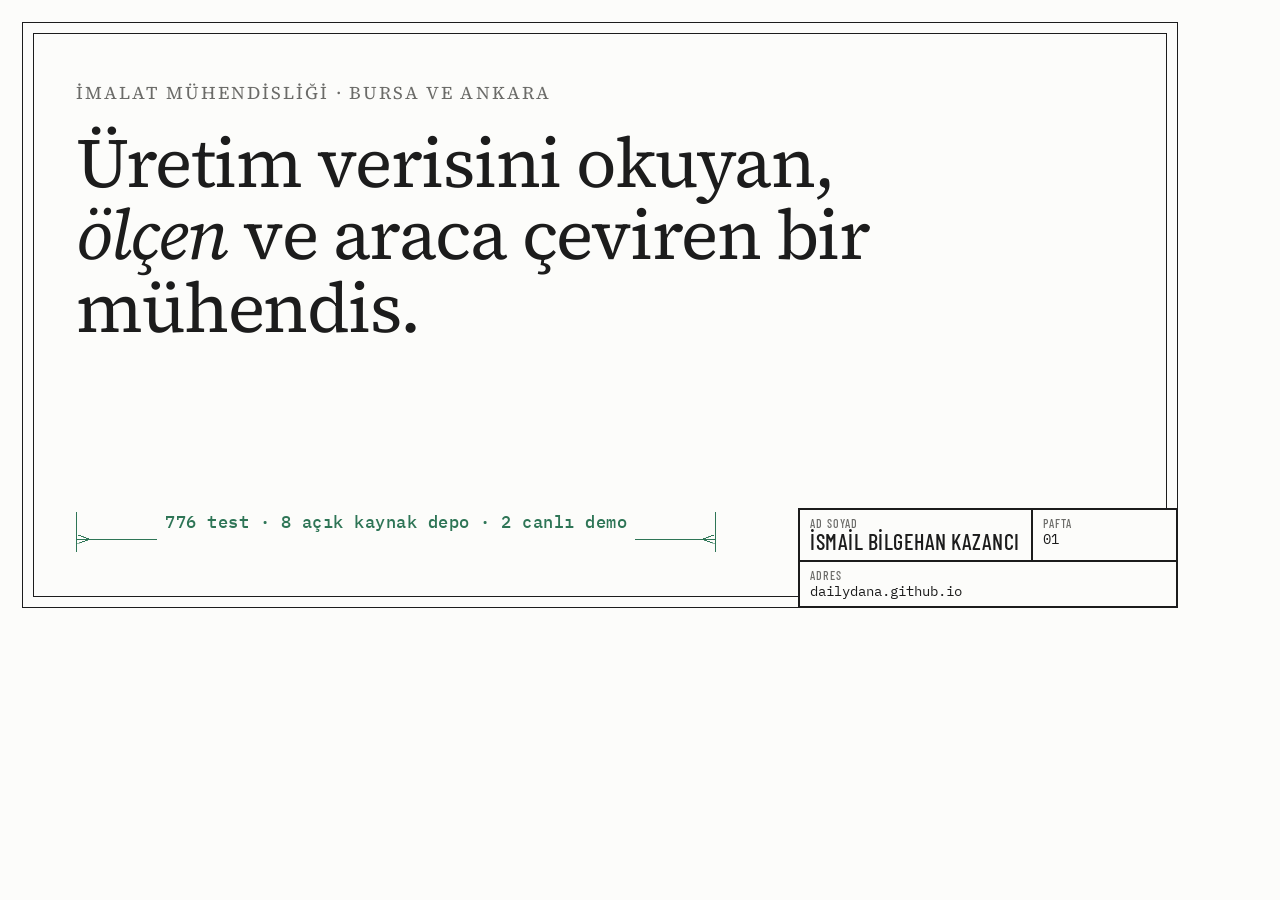
<file: tools/og/template.html>
<!DOCTYPE html>
<html lang="tr">
<head>
<meta charset="utf-8">
<title>OG şablonu</title>
<!-- og.py bu sayfayı 1200×630'da render eder. ?kicker=&title=&sub=&m1=&m2=&m3=&url= ile doldurulur. -->
<link rel="stylesheet" href="/assets/css/style.css">
<style>
  html, body { margin: 0; padding: 0; width: 1200px; height: 630px; overflow: hidden; }
  body { background: var(--bg); color: var(--ink); position: relative; }
  .frame { position: absolute; inset: 22px; border: 1.5px solid var(--ink); }
  .frame::before { content: ''; position: absolute; inset: 10px; border: .75px solid var(--ink); }
  .box { position: absolute; left: 76px; right: 76px; top: 70px; bottom: 60px; display: flex; flex-direction: column; }
  .kick { font-variant-caps: all-small-caps; letter-spacing: .08em; font-size: 26px; color: var(--mute); }
  h1 { margin-top: 14px; font-size: 70px; line-height: 1.04; letter-spacing: -1.5px; font-weight: 400; max-width: 900px; }
  h1 em { font-style: italic; }
  .sub { margin-top: 20px; font-size: 25px; line-height: 1.45; color: var(--ink-2); max-width: 820px; }
  .dimline { margin-top: auto; max-width: 640px; font-size: 17px; height: 40px; }
  .dimline::before { top: 27px; }
  .dimline::after { top: 22.5px; }
  .tb { position: absolute; right: 22px; bottom: 22px; width: 380px; display: grid; grid-template-columns: 1.6fr 1fr; border: 1.5px solid var(--ink); background: var(--bg); font: 400 14px/1.3 var(--mono); }
  .tb div { border: .5px solid var(--ink); padding: 6px 10px; }
  .tb small { display: block; font: 500 12px var(--cond); letter-spacing: 1.2px; color: var(--mute); }
  .tb strong { font: 500 22px/1.05 var(--cond); letter-spacing: .5px; }
  .tb .wide { grid-column: span 2; }
</style>
</head>
<body>
<div class="frame"></div>
<div class="box">
  <div class="kick" id="kicker">İmalat mühendisliği · Bursa ve Ankara</div>
  <h1 id="title">Üretim verisini okuyan, <em>ölçen</em> ve araca çeviren bir mühendis.</h1>
  <div class="sub" id="sub"></div>
  <div class="dimline"><span id="metrics">776 test · 8 açık kaynak depo · 2 canlı demo</span></div>
</div>
<div class="tb">
  <div><small>AD SOYAD</small><strong>İSMAİL BİLGEHAN KAZANCI</strong></div>
  <div><small>PAFTA</small><span id="sheet">01</span></div>
  <div class="wide"><small>ADRES</small><span id="url">dailydana.github.io</span></div>
</div>
<script>
  (function () {
    var q = new URLSearchParams(location.search);
    var set = function (id, v, html) { var el = document.getElementById(id); if (el && v != null) { if (html) el.innerHTML = v; else el.textContent = v; } };
    var esc = function (s) { return s.replace(/[&<>"]/g, function (c) { return { '&': '&amp;', '<': '&lt;', '>': '&gt;', '"': '&quot;' }[c]; }); };
    if (q.get('kicker')) set('kicker', q.get('kicker'));
    // başlıkta *kelime* italik olur
    if (q.get('title')) set('title', esc(q.get('title')).replace(/\*([^*]+)\*/g, '<em>$1</em>'), true);
    if (q.get('sub')) set('sub', q.get('sub'));
    if (q.get('url')) set('url', q.get('url'));
    if (q.get('sheet')) set('sheet', q.get('sheet'));
    var ms = ['m1', 'm2', 'm3'].map(function (k) { return q.get(k); }).filter(Boolean);
    if (ms.length) set('metrics', ms.join(' · '));
  })();
</script>
</body>
</html>
</file>
<file: assets/css/style.css>
/* =========================================================
   İsmail Bilgehan Kazancı — portföy stil dosyası
   Yön: ana sayfanın ilk ekranı teknik resim paftası (çerçeve, antet,
   ölçü çizgisi); kalan her yer editoryal serif tipografi.
   Renkler yalnızca :root token'larında; koyu tema aynı adları
   [data-theme="dark"] altında yeniden tanımlar.
   ========================================================= */

/* ---------- yazı tipleri (kendinden barındırılan) ---------- */
@font-face { font-family: 'Source Serif 4'; font-style: normal; font-weight: 200 900; font-display: swap;
  src: url('/assets/fonts/source-serif-4-latin-wght-normal.woff2') format('woff2');
  unicode-range: U+0000-00FF, U+0131, U+0152-0153, U+02BB-02BC, U+02C6, U+02DA, U+02DC, U+0304, U+0308, U+0329, U+2000-206F, U+20AC, U+2122, U+2191, U+2193, U+2212, U+2215, U+FEFF, U+FFFD; }
@font-face { font-family: 'Source Serif 4'; font-style: normal; font-weight: 200 900; font-display: swap;
  src: url('/assets/fonts/source-serif-4-latin-ext-wght-normal.woff2') format('woff2');
  unicode-range: U+0100-02BA, U+02BD-02C5, U+02C7-02CC, U+02CE-02D7, U+02DD-02FF, U+0304, U+0308, U+0329, U+1D00-1DBF, U+1E00-1E9F, U+1EF2-1EFF, U+2020, U+20A0-20AB, U+20AD-20C0, U+2113, U+2C60-2C7F, U+A720-A7FF; }
@font-face { font-family: 'Source Serif 4'; font-style: italic; font-weight: 200 900; font-display: swap;
  src: url('/assets/fonts/source-serif-4-latin-wght-italic.woff2') format('woff2');
  unicode-range: U+0000-00FF, U+0131, U+0152-0153, U+02BB-02BC, U+02C6, U+02DA, U+02DC, U+0304, U+0308, U+0329, U+2000-206F, U+20AC, U+2122, U+2191, U+2193, U+2212, U+2215, U+FEFF, U+FFFD; }
@font-face { font-family: 'Source Serif 4'; font-style: italic; font-weight: 200 900; font-display: swap;
  src: url('/assets/fonts/source-serif-4-latin-ext-wght-italic.woff2') format('woff2');
  unicode-range: U+0100-02BA, U+02BD-02C5, U+02C7-02CC, U+02CE-02D7, U+02DD-02FF, U+0304, U+0308, U+0329, U+1D00-1DBF, U+1E00-1E9F, U+1EF2-1EFF, U+2020, U+20A0-20AB, U+20AD-20C0, U+2113, U+2C60-2C7F, U+A720-A7FF; }
@font-face { font-family: 'IBM Plex Mono'; font-style: normal; font-weight: 400; font-display: swap;
  src: url('/assets/fonts/ibm-plex-mono-latin-400-normal.woff2') format('woff2');
  unicode-range: U+0000-00FF, U+0131, U+0152-0153, U+02BB-02BC, U+02C6, U+02DA, U+02DC, U+0304, U+0308, U+0329, U+2000-206F, U+20AC, U+2122, U+2191, U+2193, U+2212, U+2215, U+FEFF, U+FFFD; }
@font-face { font-family: 'IBM Plex Mono'; font-style: normal; font-weight: 400; font-display: swap;
  src: url('/assets/fonts/ibm-plex-mono-latin-ext-400-normal.woff2') format('woff2');
  unicode-range: U+0100-02BA, U+02BD-02C5, U+02C7-02CC, U+02CE-02D7, U+02DD-02FF, U+0304, U+0308, U+0329, U+1D00-1DBF, U+1E00-1E9F, U+1EF2-1EFF, U+2020, U+20A0-20AB, U+20AD-20C0, U+2113, U+2C60-2C7F, U+A720-A7FF; }
@font-face { font-family: 'IBM Plex Mono'; font-style: normal; font-weight: 500; font-display: swap;
  src: url('/assets/fonts/ibm-plex-mono-latin-500-normal.woff2') format('woff2');
  unicode-range: U+0000-00FF, U+0131, U+0152-0153, U+02BB-02BC, U+02C6, U+02DA, U+02DC, U+0304, U+0308, U+0329, U+2000-206F, U+20AC, U+2122, U+2191, U+2193, U+2212, U+2215, U+FEFF, U+FFFD; }
@font-face { font-family: 'IBM Plex Mono'; font-style: normal; font-weight: 500; font-display: swap;
  src: url('/assets/fonts/ibm-plex-mono-latin-ext-500-normal.woff2') format('woff2');
  unicode-range: U+0100-02BA, U+02BD-02C5, U+02C7-02CC, U+02CE-02D7, U+02DD-02FF, U+0304, U+0308, U+0329, U+1D00-1DBF, U+1E00-1E9F, U+1EF2-1EFF, U+2020, U+20A0-20AB, U+20AD-20C0, U+2113, U+2C60-2C7F, U+A720-A7FF; }
@font-face { font-family: 'Barlow Condensed'; font-style: normal; font-weight: 500; font-display: swap;
  src: url('/assets/fonts/barlow-condensed-latin-500-normal.woff2') format('woff2');
  unicode-range: U+0000-00FF, U+0131, U+0152-0153, U+02BB-02BC, U+02C6, U+02DA, U+02DC, U+0304, U+0308, U+0329, U+2000-206F, U+20AC, U+2122, U+2191, U+2193, U+2212, U+2215, U+FEFF, U+FFFD; }
@font-face { font-family: 'Barlow Condensed'; font-style: normal; font-weight: 500; font-display: swap;
  src: url('/assets/fonts/barlow-condensed-latin-ext-500-normal.woff2') format('woff2');
  unicode-range: U+0100-02BA, U+02BD-02C5, U+02C7-02CC, U+02CE-02D7, U+02DD-02FF, U+0304, U+0308, U+0329, U+1D00-1DBF, U+1E00-1E9F, U+1EF2-1EFF, U+2020, U+20A0-20AB, U+20AD-20C0, U+2113, U+2C60-2C7F, U+A720-A7FF; }

@font-face { font-family: 'Barlow'; font-style: normal; font-weight: 400; font-display: swap;
  src: url('/assets/fonts/barlow-latin-400-normal.woff2') format('woff2');
  unicode-range: U+0000-00FF, U+0131, U+0152-0153, U+02BB-02BC, U+02C6, U+02DA, U+02DC, U+0304, U+0308, U+0329, U+2000-206F, U+20AC, U+2122, U+2191, U+2193, U+2212, U+2215, U+FEFF, U+FFFD; }
@font-face { font-family: 'Barlow'; font-style: normal; font-weight: 400; font-display: swap;
  src: url('/assets/fonts/barlow-latin-ext-400-normal.woff2') format('woff2');
  unicode-range: U+0100-02BA, U+02BD-02C5, U+02C7-02CC, U+02CE-02D7, U+02DD-02FF, U+0304, U+0308, U+0329, U+1D00-1DBF, U+1E00-1E9F, U+1EF2-1EFF, U+2020, U+20A0-20AB, U+20AD-20C0, U+2113, U+2C60-2C7F, U+A720-A7FF; }

/* ---------- token'lar ---------- */
:root {
  color-scheme: light;
  --bg: #FCFCFA;
  --bg-2: #F5F4F0;
  --bg-3: #EAE9E4;
  --ink: #1C1C1C;
  --ink-2: #3A3A3A;
  --mute: #6B6B68;
  --line: rgba(28, 28, 28, .14);
  --line-strong: rgba(28, 28, 28, .75);
  --accent: #C8102E;          /* uyarı kırmızısı: 404 ve Cpk "yetersiz" */
  --draft: #2E7556;           /* pafta çizim rengi: ilk ekrandaki ölçü çizgisi, eksenler, CAD imleci */
  --accent-ink: #FFFFFF;
  --accent-soft: rgba(200, 16, 46, .07);
  --link: #2F5D50;            /* editoryal vurgu: bağlantılar ve italik */
  --code-bg: #1C1C1C;
  --code-ink: #EDEBE6;
  --code-mute: #9A9A96;
  --focus: #2F5D50;
  --shadow: rgba(28, 28, 28, .16);
  --nav-bg: rgba(252, 252, 250, .95);

  --serif: 'Source Serif 4', Georgia, 'Times New Roman', serif;
  --sans: var(--serif);
  --mono: 'IBM Plex Mono', ui-monospace, 'Cascadia Mono', Consolas, monospace;
  --cond: 'Barlow Condensed', 'Arial Narrow', sans-serif;
  --barlow: 'Barlow', 'Segoe UI', sans-serif;

  --sheet: 28px;
  --maxw: 1180px;
  --gutter: 48px;
  --nav-h: 68px;
}
:root[data-theme="dark"] {
  color-scheme: dark;
  --bg: #141414;
  --bg-2: #1B1B1B;
  --bg-3: #242424;
  --ink: #ECEAE4;
  --ink-2: #CFCCC5;
  --mute: #9C9993;
  --line: rgba(236, 234, 228, .14);
  --line-strong: rgba(236, 234, 228, .7);
  --accent: #F0707A;
  --draft: #86C9AC;
  --accent-ink: #141414;
  --accent-soft: rgba(240, 112, 122, .1);
  --link: #8FC4B3;
  --code-bg: #0D0D0D;
  --code-ink: #ECEAE4;
  --code-mute: #8E8C87;
  --focus: #8FC4B3;
  --shadow: rgba(0, 0, 0, .5);
  --nav-bg: rgba(20, 20, 20, .95);
}

/* ---------- dil geçişi ---------- */
html[lang="tr"] [data-lang="en"],
html[lang="en"] [data-lang="tr"] { display: none !important; }
html:not(.js) .toggles { display: none; }

/* ---------- temel (editoryal) ---------- */
* { box-sizing: border-box; margin: 0; padding: 0; }
html { scroll-behavior: smooth; scroll-padding-top: calc(var(--nav-h) + 24px); }
body {
  background: var(--bg); color: var(--ink);
  font-family: var(--serif); font-size: 19px; line-height: 1.6;
  font-feature-settings: 'kern', 'liga';
  -webkit-font-smoothing: antialiased; overflow-x: clip;
}
img { max-width: 100%; display: block; height: auto; }
a { color: inherit; text-decoration: none; }
button { font: inherit; color: inherit; background: none; border: 0; cursor: pointer; }
:focus-visible { outline: 2px solid var(--focus); outline-offset: 3px; }
::selection { background: var(--link); color: var(--bg); }
strong { color: var(--ink); font-weight: 600; }
em { font-style: italic; }
code { font-family: var(--mono); font-size: .8em; }
.mono { font-family: var(--mono); font-size: .85em; font-style: normal; }
.wrap { max-width: var(--maxw); margin: 0 auto; padding: 0 var(--gutter); }
.skip { position: absolute; left: 24px; top: -60px; z-index: 200; background: var(--ink); color: var(--bg); padding: 10px 16px; }
.skip:focus { top: 24px; }

.smallcaps, .kicker, .sec-label, .card-top, .case-metrics dt, .case-body th, .gallery-head,
.edu-block h3, .cert-block h3, .cpk-row span, .cpk-fields label, .xp-when b {
  font-variant-caps: all-small-caps; letter-spacing: .07em;
}
.kicker { font-size: 19px; color: var(--mute); }
.h2 { font-size: clamp(30px, 3.6vw, 44px); line-height: 1.12; font-weight: 400; letter-spacing: -.5px; }
.h2 em { color: var(--link); }

.btn {
  display: inline-flex; align-items: center; justify-content: center; gap: 10px; min-height: 46px;
  font-family: var(--serif); font-size: 17px; padding: 10px 20px; border: 1px solid var(--ink); color: var(--ink);
  transition: background .2s ease, color .2s ease;
}
.btn svg { width: 17px; height: 17px; fill: none; stroke: currentColor; stroke-width: 2; stroke-linecap: round; stroke-linejoin: round; flex-shrink: 0; }
.btn-accent { background: var(--ink); color: var(--bg); }
.btn-accent:hover, .btn-line:hover { background: var(--link); border-color: var(--link); color: var(--bg); }

.sec { padding: 104px 0; position: relative; }
.sec-alt { background: var(--bg-2); border-top: 1px solid var(--line); border-bottom: 1px solid var(--line); }
.sec-head { display: flex; align-items: center; gap: 14px; margin-bottom: 32px; }
.sec-no { display: none; }
.sec-label { font-size: 20px; color: var(--mute); }
.sec-head::after { content: ''; flex: 1; height: 1px; background: var(--line); }
.sec-title { margin-bottom: 36px; }
.related-title { font-size: 28px; font-weight: 400; margin-bottom: 8px; }
.sec-intro { display: grid; grid-template-columns: 1.2fr 1fr; gap: 56px; align-items: end; margin-bottom: 52px; }
.sec-intro p { color: var(--mute); font-size: 18px; max-width: 460px; font-style: italic; }

.link-arrow { color: var(--link); }
.link-arrow:hover { text-decoration: underline; text-underline-offset: 4px; }
.link-arrow.is-muted { color: var(--ink); }
.metric { font-size: 16.5px; color: var(--mute); white-space: nowrap; font-variant-numeric: lining-nums tabular-nums; }
.metric b { color: var(--ink); font-weight: 600; margin-right: 4px; }
.card-metrics { column-gap: 22px; }
.chip { font-size: 15.5px; color: var(--mute); font-style: italic; white-space: nowrap; }
.chip + .chip::before { content: ', '; font-style: normal; }

/* ---------- menü ---------- */
.nav {
  position: sticky; top: 0; z-index: 60; background: var(--nav-bg);
  backdrop-filter: blur(10px); -webkit-backdrop-filter: blur(10px);
  border-bottom: 1px solid transparent; transition: border-color .25s ease, background .25s ease;
}
.nav.is-scrolled { border-bottom-color: var(--line); }
.nav-inner { height: var(--nav-h); display: flex; align-items: center; justify-content: space-between; gap: 20px; }
.brand { display: flex; align-items: baseline; min-width: 0; }
.brand-name { font-weight: 600; font-size: 18px; white-space: nowrap; overflow: hidden; text-overflow: ellipsis; }
.nav-right { display: flex; align-items: center; gap: 28px; }
.nav-links { display: flex; align-items: center; gap: 26px; font-size: 17px; }
.nav-links a { padding: 4px 0; color: var(--ink-2); }
.nav-links a:hover, .nav-links a.is-current { color: var(--ink); text-decoration: underline; text-decoration-color: var(--link); text-underline-offset: 6px; text-decoration-thickness: 1px; }
.toggles { display: flex; align-items: center; gap: 2px; }
.lang { display: inline-flex; align-items: center; font-size: 15px; font-variant-caps: all-small-caps; letter-spacing: .07em; }
.lang button { min-width: 44px; height: 44px; padding: 0 6px; color: var(--mute); }

.lang button[aria-pressed="true"] { color: var(--ink); text-decoration: underline; text-decoration-color: var(--link); text-underline-offset: 5px; }
.theme { width: 44px; height: 44px; display: inline-flex; align-items: center; justify-content: center; color: var(--ink-2); }
.theme:hover { color: var(--link); }
.theme svg { width: 17px; height: 17px; fill: none; stroke: currentColor; stroke-width: 1.8; stroke-linecap: round; stroke-linejoin: round; }
:root[data-theme="dark"] .theme .i-moon { display: none; }
:root:not([data-theme="dark"]) .theme .i-sun { display: none; }
.nav-toggle { display: none; width: 44px; height: 44px; position: relative; }
.nav-toggle span { position: absolute; left: 11px; right: 11px; height: 1.5px; background: var(--ink); transition: transform .25s ease, top .25s ease; }
.nav-toggle span:first-child { top: 18px; }
.nav-toggle span:last-child { top: 25px; }
.nav-toggle[aria-expanded="true"] span:first-child { top: 21.5px; transform: rotate(45deg); }
.nav-toggle[aria-expanded="true"] span:last-child { top: 21.5px; transform: rotate(-45deg); }

/* =========================================================
   ANA SAYFA İLK EKRAN: TEKNİK RESİM PAFTASI (yalnız burada)
   ========================================================= */
.sheet-hero {
  position: relative;
  min-height: max(660px, calc(100svh - var(--nav-h))); padding: 64px 0 calc(var(--sheet) + 150px);
  font-family: var(--barlow); color: var(--ink);
}
.sheet-frame { position: absolute; inset: 0 var(--sheet) var(--sheet); border: 1.5px solid var(--ink); pointer-events: none; }
.sheet-frame::before { content: ''; position: absolute; inset: 14px; border: .75px solid var(--ink); }
.sheet-top, .sheet-left { position: absolute; display: flex; font: 500 11px/1 var(--mono); color: var(--mute); }
.sheet-top { top: 0; left: 14px; right: 14px; height: 14px; }
.sheet-top i { flex: 1; font-style: normal; display: flex; align-items: center; justify-content: center; border-left: .75px solid var(--ink); }
.sheet-top i:first-child { border-left: 0; }
.sheet-left { left: 0; top: 14px; bottom: 14px; width: 14px; flex-direction: column; }
.sheet-left i { flex: 1; font-style: normal; display: flex; align-items: center; justify-content: center; border-top: .75px solid var(--ink); }
.sheet-left i:first-child { border-top: 0; }
.sheet-grid { position: relative; display: grid; grid-template-columns: 1.35fr .65fr; gap: 64px; align-items: start; }
.sheet-label { font: 500 13px var(--mono); letter-spacing: 1.5px; color: var(--mute); }
.sheet-name { margin-top: 16px; font: 500 clamp(64px, 8.4vw, 116px)/.95 var(--cond); letter-spacing: -1px; }
.sheet-lead { margin-top: 28px; font-size: 21px; line-height: 1.5; max-width: 580px; color: var(--ink-2); }
.sheet-cta { margin-top: 34px; display: flex; flex-wrap: wrap; gap: 12px; }
.sheet-cta .btn { font: 500 14px var(--mono); letter-spacing: .5px; min-height: 48px; }
.sheet-cta .btn-accent:hover, .sheet-cta .btn-line:hover { background: var(--ink); border-color: var(--ink); color: var(--bg); }
/* ölçü çizgisi */
.dimline {
  position: relative; height: 34px; margin-bottom: 18px; max-width: 700px;
  border-left: .75px solid var(--draft); border-right: .75px solid var(--draft);
  color: var(--draft); font: 500 13px/1 var(--mono); letter-spacing: .5px;
  display: flex; justify-content: center;
}
.dimline::before { content: ''; position: absolute; left: 0; right: 0; top: 22px; height: .75px; background: var(--draft); }
.dimline::after {
  content: ''; position: absolute; left: 0; right: 0; top: 18px; height: 9px;
  background:
    linear-gradient(to top right, transparent 48%, var(--draft) 50%, var(--draft) 60%, transparent 62%) left top / 12px 4.5px no-repeat,
    linear-gradient(to bottom right, transparent 48%, var(--draft) 50%, var(--draft) 60%, transparent 62%) left bottom / 12px 4.5px no-repeat,
    linear-gradient(to top left, transparent 48%, var(--draft) 50%, var(--draft) 60%, transparent 62%) right top / 12px 4.5px no-repeat,
    linear-gradient(to bottom left, transparent 48%, var(--draft) 50%, var(--draft) 60%, transparent 62%) right bottom / 12px 4.5px no-repeat;
}
.dimline span { position: relative; z-index: 1; background: var(--bg); padding: 0 8px; margin-top: 2px; white-space: nowrap; }
/* görünüş (portre) */
.view { margin-top: 40px; }
.view-frame { position: relative; aspect-ratio: 4 / 5; border: .75px solid var(--ink); background: var(--bg); overflow: hidden; }
.view-frame img { position: absolute; inset: 0; width: 100%; height: 100%; object-fit: cover; }
.view-ph { position: absolute; inset: 0; display: flex; align-items: center; justify-content: center; }
.view-ph::before, .view-ph::after { content: ''; position: absolute; background: var(--draft); }
.view-ph::before { left: 50%; top: 10%; bottom: 10%; width: 1px; background: repeating-linear-gradient(to bottom, var(--draft) 0 14px, transparent 14px 18px, var(--draft) 18px 20px, transparent 20px 24px); }
.view-ph::after { top: 50%; left: 10%; right: 10%; height: 1px; background: repeating-linear-gradient(to right, var(--draft) 0 14px, transparent 14px 18px, var(--draft) 18px 20px, transparent 20px 24px); }
.view-ph span { position: relative; z-index: 1; font: 500 40px/1 var(--cond); letter-spacing: 2px; background: var(--bg); padding: 4px 12px; }
.view:has(img) .view-ph { display: none; }
.view-cap { margin-top: 10px; text-align: center; font: 500 12px var(--mono); letter-spacing: 1px; }
.view-cap b { font-weight: 500; text-decoration: underline; text-underline-offset: 3px; }
/* CAD imleci: artı çizgileri, imleç çevresinde milimetrik ızgara, konum okuması, bölge vurgusu */
.sheet-hero.has-cad { cursor: crosshair; }
.sheet-hero.has-cad a, .sheet-hero.has-cad button { cursor: pointer; }
.cad { position: absolute; inset: 14px; overflow: hidden; opacity: 0; transition: opacity .25s ease; }
.sheet-hero.is-cad .cad { opacity: 1; }
.cad-grid {
  position: absolute; inset: 0;
  background-image:
    linear-gradient(color-mix(in srgb, var(--draft) 45%, transparent) 1px, transparent 1px),
    linear-gradient(90deg, color-mix(in srgb, var(--draft) 45%, transparent) 1px, transparent 1px),
    linear-gradient(color-mix(in srgb, var(--draft) 18%, transparent) 1px, transparent 1px),
    linear-gradient(90deg, color-mix(in srgb, var(--draft) 18%, transparent) 1px, transparent 1px);
  background-size: 100px 100px, 100px 100px, 20px 20px, 20px 20px;
  -webkit-mask-image: radial-gradient(circle 200px at var(--mx, -999px) var(--my, -999px), var(--ink), transparent 100%);
  mask-image: radial-gradient(circle 200px at var(--mx, -999px) var(--my, -999px), var(--ink), transparent 100%);
}
.cad-x, .cad-y { position: absolute; background: var(--draft); opacity: .6; }
.cad-x { left: 0; right: 0; height: 1px; top: var(--my, -10px); }
.cad-y { top: 0; bottom: 0; width: 1px; left: var(--mx, -10px); }
/* okuma kutusu içerikten sonra gelir: yazının ve antetin üstünde kalır */
.cad-read {
  position: absolute; z-index: 5; left: var(--hx, -999px); top: var(--hy, -999px); transform: translate(12px, 10px);
  opacity: 0; transition: opacity .2s ease; pointer-events: none;
  font: 500 11px/1 var(--mono); letter-spacing: .5px; color: var(--draft); background: var(--bg);
  border: 1px solid var(--draft); padding: 4px 6px; white-space: nowrap;
}
.sheet-hero.is-cad .cad-read { opacity: 1; }
.cad-read.is-flip { transform: translate(calc(-100% - 12px), 10px); }
.sheet-top i, .sheet-left i { transition: color .15s ease, background .15s ease; }
.sheet-top i.is-on, .sheet-left i.is-on { color: var(--draft); background: color-mix(in srgb, var(--draft) 12%, transparent); }

/* antet */
.titleblock {
  position: absolute; right: calc(var(--sheet) + 14px); bottom: calc(var(--sheet) + 14px); width: 580px;
  display: grid; grid-template-columns: 1fr 1fr 1fr; border: 1.5px solid var(--ink); background: var(--bg);
  font: 400 11.5px/1.35 var(--mono);
}
.titleblock > div { border: .5px solid var(--ink); padding: 5px 8px; min-width: 0; overflow-wrap: anywhere; }
.titleblock small { display: block; font-size: 9px; letter-spacing: 1px; color: var(--mute); }
.titleblock .wide { grid-column: span 2; }
.titleblock .tb-name { font: 500 18px/1.1 var(--cond); letter-spacing: .5px; }
.titleblock a { text-decoration: underline; text-underline-offset: 2px; }
.titleblock a:hover { color: var(--draft); }

/* ---------- hakkımda ---------- */
.about-grid { display: grid; grid-template-columns: 1fr 1.15fr; gap: 72px; align-items: start; }
.about-text p { color: var(--ink-2); font-size: 19px; }
.about-text p + p { margin-top: 18px; }

/* ---------- projeler ---------- */
.projects { border-top: 1px solid var(--ink); }
.card { position: relative; display: grid; gap: 44px; padding: 44px 0; border-bottom: 1px solid var(--line); }
.card-featured { grid-template-columns: 1fr 1fr; }
.card-media { position: relative; }
.card-media img, .card-noimg { width: 100%; aspect-ratio: 16 / 10; object-fit: cover; object-position: top left; border: 1px solid var(--line); background: var(--bg-2); }
.card-noimg { position: relative; display: flex; align-items: flex-end; padding: 18px; font-size: 15px; font-style: italic; color: var(--mute); }
.card-noimg b { position: absolute; left: 18px; top: 12px; font-size: 34px; font-weight: 400; font-style: normal; color: var(--ink-2); }
.card-body { display: flex; flex-direction: column; gap: 14px; min-width: 0; }
.card-top { display: flex; justify-content: space-between; align-items: baseline; gap: 12px; font-size: 17px; color: var(--mute); }
.card-top b { font-weight: 600; color: var(--ink); }
.card-status { font-style: italic; font-variant-caps: normal; letter-spacing: 0; color: var(--link); font-size: 16px; }
.card h3 { font-size: clamp(26px, 2.5vw, 34px); font-weight: 400; letter-spacing: -.4px; line-height: 1.15; }
.card h3 a { background: linear-gradient(var(--link), var(--link)) left bottom / 0 1px no-repeat; transition: background-size .3s ease; }
.card h3 a:hover { background-size: 100% 1px; }
.card p { color: var(--ink-2); font-size: 18px; }
.card-metrics, .card-tags { display: flex; flex-wrap: wrap; row-gap: 2px; }
.card-links { display: flex; flex-wrap: wrap; gap: 6px 22px; font-size: 17px; margin-top: 4px; }
.card-links a, .tool-links a, .xp-links a { color: var(--link); text-decoration: underline; text-decoration-thickness: 1px; text-underline-offset: 4px; text-decoration-color: color-mix(in srgb, var(--link) 45%, transparent); }
.card-links a:hover { text-decoration: underline; text-underline-offset: 4px; }
.card-links a.is-muted { color: var(--ink); font-weight: 600; }
.projects-grid-2 { display: grid; grid-template-columns: repeat(2, 1fr); column-gap: 48px; }
.card-medium { grid-template-rows: auto 1fr; gap: 22px; }
.card-medium .card-media img, .card-medium .card-noimg { aspect-ratio: 16 / 9; }
.card-medium h3 { font-size: clamp(23px, 2vw, 28px); }

/* ---------- araçlar ---------- */
.tools { border-top: 1px solid var(--ink); }
.tool { display: grid; grid-template-columns: 1fr auto; gap: 20px; align-items: baseline; padding: 24px 0; border-bottom: 1px solid var(--line); }
.tool-no { font-style: italic; color: var(--mute); }
.tool h3 { font-size: 23px; font-weight: 500; letter-spacing: -.2px; }
.tool p { margin-top: 4px; color: var(--ink-2); font-size: 17.5px; max-width: 720px; }
.tool-tech { margin-top: 6px; display: flex; flex-wrap: wrap; }
.tool-links { display: flex; gap: 18px; white-space: nowrap; }

/* ---------- beceriler ---------- */
.skills { display: grid; grid-template-columns: repeat(3, 1fr); gap: 48px; }
.skill-group { border-top: 1px solid var(--ink); padding-top: 20px; }
.skill-group h3 { font-size: 25px; font-weight: 500; letter-spacing: -.2px; }
.skill-blurb { margin-top: 6px; color: var(--mute); font-size: 17px; font-style: italic; min-height: 3.2em; }
.skill-list { list-style: none; margin-top: 14px; }
.skill-item { display: grid; gap: 2px; padding: 12px 0; border-top: 1px solid var(--line); }
.skill-name { font-weight: 600; font-size: 17.5px; }
.skill-note { font-size: 15.5px; line-height: 1.5; color: var(--mute); }
.skill-note a { color: var(--link); font-style: italic; }

/* ---------- Cpk hesaplayıcı ---------- */
.cpk { margin-top: 64px; display: grid; grid-template-columns: 1.1fr 1fr; border-top: 1px solid var(--ink); border-bottom: 1px solid var(--ink); }
.cpk-in { padding: 28px 32px 28px 0; border-right: 1px solid var(--line); }
.cpk-in h3 { font-size: 26px; font-weight: 500; }
.cpk-in > p { margin-top: 6px; color: var(--mute); font-size: 17px; font-style: italic; }
.cpk-fields { margin-top: 20px; display: grid; grid-template-columns: repeat(2, 1fr); gap: 14px; }
.cpk-fields label { display: grid; gap: 4px; font-size: 17px; color: var(--mute); }
.cpk-fields input { font: 400 17px var(--mono); padding: 9px 11px; width: 100%; border: 1px solid var(--line-strong); background: var(--bg); color: var(--ink); border-radius: 0; }
.cpk-src { margin-top: 16px; font-size: 15px; color: var(--mute); }
.cpk-out { padding: 28px 0 28px 32px; display: flex; flex-direction: column; gap: 12px; }
.cpk-row { display: flex; justify-content: space-between; align-items: baseline; gap: 16px; padding-bottom: 10px; border-bottom: 1px solid var(--line); }
.cpk-row span { font-size: 20px; color: var(--mute); }
.cpk-row b { font-size: 44px; font-weight: 400; line-height: 1; font-variant-numeric: lining-nums tabular-nums; }
.cpk-verdict { font-style: italic; font-size: 20px; color: var(--link); }
.cpk-verdict[data-state="low"] { color: var(--accent); }
.cpk-formula { font: 400 12.5px/1.6 var(--mono); color: var(--mute); }
.cpk-note { font-size: 15.5px; color: var(--mute); line-height: 1.5; margin-top: auto; font-style: italic; }

/* ---------- deneyim ---------- */
.timeline { border-top: 1px solid var(--ink); }
.xp { display: grid; grid-template-columns: 220px 1fr; gap: 32px; padding: 32px 0; border-bottom: 1px solid var(--line); }
.xp-when { font-size: 16px; line-height: 1.6; color: var(--mute); font-style: italic; }
.xp-when b { display: block; color: var(--ink); font-weight: 600; font-style: normal; font-size: 18px; }
.xp h3 { font-size: 25px; font-weight: 500; letter-spacing: -.2px; line-height: 1.2; }
.xp-org { margin-top: 4px; font-size: 17.5px; color: var(--ink-2); font-style: italic; }
.xp ul { list-style: none; margin-top: 12px; display: grid; gap: 6px; color: var(--ink-2); font-size: 18px; }
.xp li { padding-left: 20px; position: relative; }
.xp li::before { content: '—'; position: absolute; left: 0; color: var(--mute); }
.xp-links { margin-top: 12px; display: flex; gap: 16px; }

/* ---------- eğitim & sertifikalar ---------- */
.edu-grid { display: grid; grid-template-columns: 1fr 1.2fr; gap: 64px; align-items: start; }
.edu-block h3, .cert-block h3 { font-size: 20px; font-weight: 400; color: var(--mute); margin-bottom: 12px; }
.edu { border-top: 1px solid var(--ink); padding-top: 18px; }
.edu-school { font-size: 25px; font-weight: 500; letter-spacing: -.2px; line-height: 1.2; }
.edu-degree { margin-top: 6px; font-size: 18.5px; color: var(--ink-2); font-style: italic; }
.edu-note { margin-top: 8px; color: var(--mute); font-size: 17px; }
.langs { margin-top: 36px; }
.langs ul { list-style: none; border-top: 1px solid var(--ink); }
.langs li { display: flex; justify-content: space-between; gap: 16px; padding: 10px 0; border-bottom: 1px solid var(--line); font-size: 18px; }
.langs li span:last-child { font-style: italic; color: var(--mute); text-align: right; }
.certs { list-style: none; border-top: 1px solid var(--ink); }
.cert { display: grid; grid-template-columns: 1fr auto; gap: 16px; align-items: baseline; padding: 13px 0; border-bottom: 1px solid var(--line); }
.cert-title { font-weight: 600; font-size: 18px; }
.cert-issuer { font-size: 16px; color: var(--mute); font-style: italic; }
.cert-date { font-size: 16px; color: var(--mute); white-space: nowrap; }
.cert a { color: var(--link); }

/* ---------- iletişim ---------- */
.contact { padding: 104px 0; }
.contact-grid { display: grid; grid-template-columns: 1.2fr 1fr; gap: 64px; align-items: end; }
.contact-title { font-size: clamp(36px, 4.6vw, 60px); line-height: 1.06; font-weight: 400; letter-spacing: -1px; }
.contact-side p { font-size: 19px; color: var(--ink-2); }
.contact-mail { margin-top: 14px; font-size: clamp(20px, 2.2vw, 26px); overflow-wrap: anywhere; }
.contact-mail a { color: var(--link); text-decoration: underline; text-decoration-thickness: 1px; text-underline-offset: 5px; }
.contact-mail a:hover { color: var(--ink); }
.contact-actions { margin-top: 24px; display: flex; flex-wrap: wrap; gap: 12px; }

/* ---------- alt bilgi (editoryal) ---------- */
.footer { padding: 28px 0 40px; border-top: 1px solid var(--line); font-size: 16px; color: var(--mute); }
.footer-inner { display: flex; flex-wrap: wrap; justify-content: space-between; gap: 10px 32px; }
.footer-inner em { color: var(--mute); }
.footer a { color: var(--ink); }
.footer a:hover { color: var(--link); text-decoration: underline; text-underline-offset: 4px; }
.footer-links { display: flex; gap: 22px; }

/* ---------- görünme animasyonu (yalnız opaklık) ---------- */
.js .reveal { opacity: 0; transition: opacity .6s ease; }
.js .reveal.is-in { opacity: 1; }
@media (prefers-reduced-motion: reduce) {
  html { scroll-behavior: auto; }
  *, *::before, *::after { animation-duration: .001ms !important; transition-duration: .001ms !important; }
  .js .reveal { opacity: 1; }
}

/* ---------- vaka sayfası (editoryal) ---------- */
.case { padding: 48px 0 96px; }
.crumb { font-size: 17px; font-style: italic; }
.crumb a { color: var(--mute); }
.crumb a:hover { color: var(--link); }
.case-head { margin-top: 28px; max-width: 920px; }
.case-title { margin-top: 12px; font-size: clamp(38px, 5.2vw, 68px); line-height: 1.04; font-weight: 400; letter-spacing: -1.4px; }
.case-lead { margin-top: 22px; font-size: 22px; line-height: 1.55; color: var(--ink-2); max-width: 760px; }
.case-lead::first-letter { float: left; font-size: 3.2em; line-height: .82; margin: 8px 10px 0 0; font-weight: 600; }
.case-tags { margin-top: 18px; display: flex; flex-wrap: wrap; }
.case-metrics { margin-top: 32px; display: grid; grid-template-columns: repeat(auto-fit, minmax(170px, 1fr)); border-top: 1px solid var(--ink); }
.case-metrics div { padding: 12px 20px 0 0; }
.case-metrics dt { font-size: 17px; color: var(--mute); }
.case-metrics dd { margin-top: 2px; font-size: 26px; line-height: 1.2; font-variant-numeric: lining-nums tabular-nums; }
.case-actions { margin-top: 30px; display: flex; flex-wrap: wrap; gap: 12px; }
.case-hero { margin: 56px 0 0; }
.case-hero img { width: 100%; max-height: 720px; object-fit: cover; object-position: top; border: 1px solid var(--line); background: var(--bg-2); }
.case-hero.is-contain img { object-fit: contain; }
.case-hero figcaption { margin-top: 12px; font-size: 16.5px; font-style: italic; color: var(--mute); max-width: 820px; }
.case-hero figcaption::before { font-style: normal; font-weight: 600; color: var(--ink); }
.case-body { margin-top: 64px; max-width: 760px; }
.case-body section + section { margin-top: 56px; }
.case-body h2 { font-size: 32px; font-weight: 400; letter-spacing: -.4px; line-height: 1.15; }
.case-body p, .case-body li { font-size: 19.5px; line-height: 1.65; color: var(--ink-2); }
.case-body p + p, .case-body ul + p, .case-body p + ul { margin-top: 18px; }
.case-body ul { list-style: none; margin-top: 18px; display: grid; gap: 14px; }
.case-body li { padding-left: 22px; position: relative; }
.case-body li::before { content: '—'; position: absolute; left: 0; color: var(--mute); }
.case-body h2 + div > :first-child, .case-body h2 + p, .case-body h2 + ul { margin-top: 20px; }
.case-body a { color: var(--link); }
.case-body a:hover { text-decoration: underline; text-underline-offset: 4px; }
.case-body table { margin-top: 22px; width: 100%; border-collapse: collapse; font-size: 17px; border-top: 1px solid var(--ink); border-bottom: 1px solid var(--ink); }
.case-body th, .case-body td { text-align: left; padding: 10px 14px 10px 0; border-bottom: 1px solid var(--line); vertical-align: top; }
.case-body th { font-size: 17px; font-weight: 400; color: var(--mute); }
.case-body td { font-variant-numeric: lining-nums tabular-nums; color: var(--ink-2); }
.case-body td:not(:first-child), .case-body th:not(:first-child) { text-align: right; padding-right: 0; padding-left: 14px; white-space: nowrap; }
.case-body td.num { font-size: 16.5px; }
.case-body td b { color: var(--link); font-weight: 600; }
.case-body table.prose td, .case-body table.prose th { white-space: normal; text-align: left; }
.case-body table.prose td:first-child { white-space: nowrap; color: var(--ink); }
.case-body pre { margin-top: 22px; padding: 18px 20px; background: var(--bg-2); border-left: 2px solid var(--ink); color: var(--ink); font: 400 13.5px/1.6 var(--mono); overflow-x: auto; }
.gallery { margin-top: 64px; }
.gallery-head { font-size: 20px; color: var(--mute); margin-bottom: 16px; }
.gallery-grid { display: grid; grid-template-columns: repeat(3, 1fr); gap: 24px; }
.thumb { display: block; }
.thumb img { width: 100%; aspect-ratio: 4 / 3; object-fit: cover; object-position: top; border: 1px solid var(--line); background: var(--bg); transition: border-color .2s ease; }
.thumb:hover img { border-color: var(--ink); }
.thumb span { display: block; margin-top: 8px; font-size: 16px; font-style: italic; color: var(--mute); }
.lightbox { border: 0; padding: 0; background: transparent; max-width: none; max-height: none; margin: auto; }
.lightbox::backdrop { background: color-mix(in srgb, var(--code-bg) 90%, transparent); }
.lightbox img { display: block; max-width: 94vw; max-height: 88vh; width: auto; height: auto; background: var(--bg); }
.lightbox-close { position: fixed; top: 24px; right: 24px; width: 44px; height: 44px; display: flex; align-items: center; justify-content: center; background: var(--bg); color: var(--ink); font-size: 24px; }
.lightbox-cap { margin-top: 10px; text-align: center; font-size: 16px; font-style: italic; color: var(--code-ink); }
.related { margin-top: 96px; }

/* ---------- duyarlı düzen ---------- */
@media (max-width: 1100px) {
  :root { --gutter: 40px; }
  .nav-links { gap: 18px; font-size: 16px; }
  .skills { grid-template-columns: 1fr; gap: 32px; }
  .skill-blurb { min-height: 0; }
  .card-featured { grid-template-columns: 1fr; gap: 24px; }
  .sheet-grid { grid-template-columns: 1.4fr .6fr; gap: 40px; }
}

@media (max-width: 920px) {
  :root { --nav-h: 60px; --gutter: 28px; --sheet: 14px; }
  .nav-toggle { display: block; }
  .nav-right { gap: 8px; }
  .nav-links {
    position: absolute; top: var(--nav-h); left: 0; right: 0;
    flex-direction: column; align-items: stretch; gap: 0;
    background: var(--bg); border-bottom: 1px solid var(--ink);
    padding: 4px var(--gutter) 16px; font-size: 20px;
    transform: translateY(-6px); opacity: 0; visibility: hidden;
    transition: opacity .2s ease, transform .2s ease, visibility .2s;
  }
  .nav-links.is-open { opacity: 1; transform: none; visibility: visible; }
  .nav-links a { padding: 12px 0; border-bottom: 1px solid var(--line); }
  .sheet-hero { min-height: 0; padding: 40px 0 calc(var(--sheet) + 28px); }
  .sheet-grid { grid-template-columns: 1fr; gap: 28px; }
  .view { max-width: 280px; margin-top: 0; }
  .titleblock { position: relative; right: auto; bottom: auto; width: auto; margin: 28px var(--gutter) 0; }
  .sec { padding: 76px 0; }
  .about-grid, .contact-grid, .sec-intro, .edu-grid, .projects-grid-2 { grid-template-columns: 1fr; }
  .about-grid { gap: 24px; }
  .sec-intro { gap: 14px; margin-bottom: 36px; }
  .xp { grid-template-columns: 1fr; gap: 8px; }
  .tool { grid-template-columns: 1fr; }
  .tool-links { margin-top: 6px; }
  .cpk { grid-template-columns: 1fr; }
  .cpk-in { padding-right: 0; border-right: 0; border-bottom: 1px solid var(--line); }
  .cpk-out { padding-left: 0; }
  .contact { padding: 76px 0; }
  .contact-grid { gap: 24px; }
  .gallery-grid { grid-template-columns: repeat(2, 1fr); }
}

@media (max-width: 640px) {
  :root { --gutter: 22px; --sheet: 8px; }
  body { font-size: 18px; }
  .sheet-top, .sheet-left { display: none; }
  .sheet-frame::before { inset: 5px; }
  .brand-name { font-size: 16.5px; }
  .sheet-name { font-size: 60px; }
  .sheet-lead { font-size: 19px; }
  .dimline { height: auto; padding-bottom: 16px; font-size: 11.5px; line-height: 1.5; }
  .dimline span { white-space: normal; text-align: center; margin-top: 0; }
  .dimline::before { top: auto; bottom: 7px; }
  .dimline::after { top: auto; bottom: 2.5px; }
  .sheet-cta .btn { flex: 1 1 auto; }
  .titleblock { grid-template-columns: 1fr 1fr; margin: 24px 14px 0; }
  .titleblock .wide, .titleblock > div:last-child { grid-column: span 2; }
  .card { padding: 30px 0; }
  .cert { grid-template-columns: 1fr; gap: 2px; }
  .gallery-grid { grid-template-columns: 1fr; }
  .case-body table { display: block; overflow-x: auto; }
  .case-body p, .case-body li { font-size: 18px; }
  .case-lead { font-size: 20px; }
}

@media print {
  .nav, .skip, .sheet-frame { display: none !important; }
  body { background: #fff; color: #000; font-size: 11.5pt; }
  .sec { padding: 20pt 0; }
  a[href^="http"]::after { content: ' (' attr(href) ')'; font-size: 8.5pt; }
}
</file>
